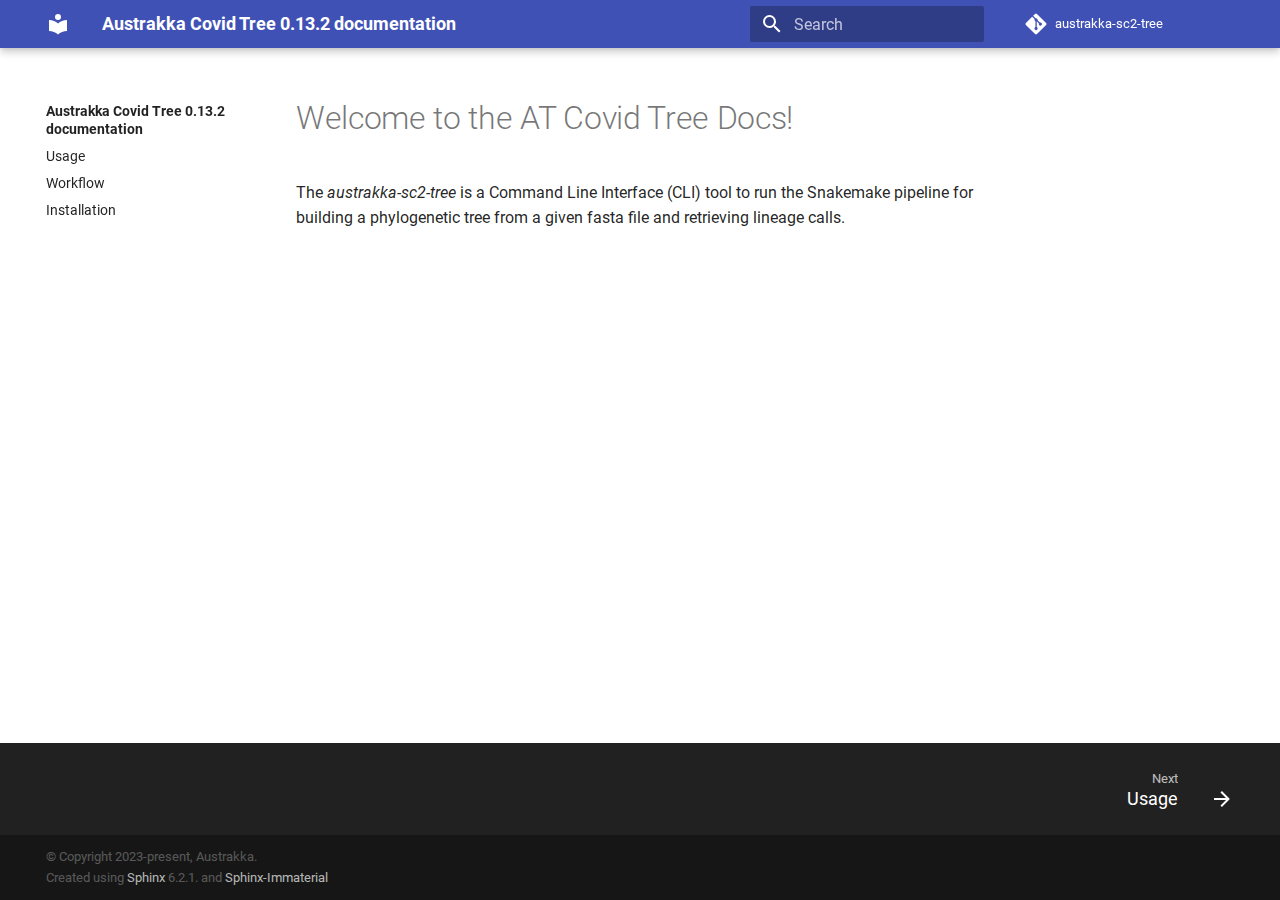
<file: index.html>
<!doctype html>
<html lang="en" class="no-js">
  <head>
    
      <meta charset="utf-8">
      <meta name="viewport" content="width=device-width,initial-scale=1">
      
      
      
      <link rel="icon" href="">
    
    
      
        <title>Austrakka Covid Tree 0.13.2 documentation</title>
      
    
    
      
      

    
    
    
      
        
        
        <style>:root{--md-text-font:"Roboto";--md-code-font:"Roboto Mono"}</style>
      
    
        <link rel="stylesheet" type="text/css" href="_static/sphinx_immaterial_theme.f3acc93d38188d70c.min.css" />
    <script>__md_scope=new URL(".",location),__md_hash=e=>[...e].reduce((e,_)=>(e<<5)-e+_.charCodeAt(0),0),__md_get=(e,_=localStorage,t=__md_scope)=>JSON.parse(_.getItem(t.pathname+"."+e)),__md_set=(e,_,t=localStorage,a=__md_scope)=>{try{t.setItem(a.pathname+"."+e,JSON.stringify(_))}catch(e){}}</script>
    
      

    
    
    
  </head>
  
  
    <body dir="ltr">
  
    
    
      <script>var palette=__md_get("__palette");if(palette&&"object"==typeof palette.color)for(var key of Object.keys(palette.color))document.body.setAttribute("data-md-color-"+key,palette.color[key])</script>
    
    <input class="md-toggle" data-md-toggle="drawer" type="checkbox" id="__drawer" autocomplete="off">
    <input class="md-toggle" data-md-toggle="search" type="checkbox" id="__search" autocomplete="off">
    <label class="md-overlay" for="__drawer"></label>
    <div data-md-component="skip">
      
    </div>
    <div data-md-component="announce">
      
    </div>
    
    
      

<header class="md-header" data-md-component="header">
  <nav class="md-header__inner md-grid" aria-label="Header">
    <a href="#" title="Austrakka Covid Tree 0.13.2 documentation" class="md-header__button md-logo" aria-label="Austrakka Covid Tree 0.13.2 documentation" data-md-component="logo">
      
  
  <svg xmlns="http://www.w3.org/2000/svg" viewBox="0 0 24 24"><path d="M12 8a3 3 0 0 0 3-3 3 3 0 0 0-3-3 3 3 0 0 0-3 3 3 3 0 0 0 3 3m0 3.54C9.64 9.35 6.5 8 3 8v11c3.5 0 6.64 1.35 9 3.54 2.36-2.19 5.5-3.54 9-3.54V8c-3.5 0-6.64 1.35-9 3.54Z"/></svg>
    </a>
    <label class="md-header__button md-icon" for="__drawer">
      <svg xmlns="http://www.w3.org/2000/svg" viewBox="0 0 24 24"><path d="M3 6h18v2H3V6m0 5h18v2H3v-2m0 5h18v2H3v-2Z"/></svg>
    </label>
    <div class="md-header__title" data-md-component="header-title">
      <div class="md-header__ellipsis">
        <div class="md-header__topic">
          <span class="md-ellipsis">
            Austrakka Covid Tree 0.13.2 documentation
          </span>
        </div>
        <div class="md-header__topic" data-md-component="header-topic">
          <span class="md-ellipsis">
            
              Welcome to the AT Covid Tree Docs!
            
          </span>
        </div>
      </div>
    </div>
    
      <form class="md-header__option" data-md-component="palette">
        
      </form>
    
    
    
      <label class="md-header__button md-icon" for="__search">
        <svg xmlns="http://www.w3.org/2000/svg" viewBox="0 0 24 24"><path d="M9.5 3A6.5 6.5 0 0 1 16 9.5c0 1.61-.59 3.09-1.56 4.23l.27.27h.79l5 5-1.5 1.5-5-5v-.79l-.27-.27A6.516 6.516 0 0 1 9.5 16 6.5 6.5 0 0 1 3 9.5 6.5 6.5 0 0 1 9.5 3m0 2C7 5 5 7 5 9.5S7 14 9.5 14 14 12 14 9.5 12 5 9.5 5Z"/></svg>
      </label>
      <div class="md-search" data-md-component="search" role="dialog">
  <label class="md-search__overlay" for="__search"></label>
  <div class="md-search__inner" role="search">
    <form class="md-search__form" name="search">
      <input type="text" class="md-search__input" name="query" aria-label="Search" placeholder="Search" autocapitalize="off" autocorrect="off" autocomplete="off" spellcheck="false" data-md-component="search-query" required>
      <label class="md-search__icon md-icon" for="__search">
        <svg xmlns="http://www.w3.org/2000/svg" viewBox="0 0 24 24"><path d="M9.5 3A6.5 6.5 0 0 1 16 9.5c0 1.61-.59 3.09-1.56 4.23l.27.27h.79l5 5-1.5 1.5-5-5v-.79l-.27-.27A6.516 6.516 0 0 1 9.5 16 6.5 6.5 0 0 1 3 9.5 6.5 6.5 0 0 1 9.5 3m0 2C7 5 5 7 5 9.5S7 14 9.5 14 14 12 14 9.5 12 5 9.5 5Z"/></svg>
        <svg xmlns="http://www.w3.org/2000/svg" viewBox="0 0 24 24"><path d="M20 11v2H8l5.5 5.5-1.42 1.42L4.16 12l7.92-7.92L13.5 5.5 8 11h12Z"/></svg>
      </label>
      <nav class="md-search__options" aria-label="Search">
        
        <button type="reset" class="md-search__icon md-icon" title="Clear" aria-label="Clear" tabindex="-1">
          <svg xmlns="http://www.w3.org/2000/svg" viewBox="0 0 24 24"><path d="M19 6.41 17.59 5 12 10.59 6.41 5 5 6.41 10.59 12 5 17.59 6.41 19 12 13.41 17.59 19 19 17.59 13.41 12 19 6.41Z"/></svg>
        </button>
      </nav>
      
    </form>
    <div class="md-search__output">
      <div class="md-search__scrollwrap" data-md-scrollfix>
        <div class="md-search-result" data-md-component="search-result">
          <div class="md-search-result__meta">
            Initializing search
          </div>
          <ol class="md-search-result__list"></ol>
        </div>
      </div>
    </div>
  </div>
</div>
    
    
      <div class="md-header__source">
        <a href="https://github.com/AusTrakka/austrakka-sc2-tree" title="Go to repository" class="md-source" data-md-component="source">
  <div class="md-source__icon md-icon">
    
    <svg xmlns="http://www.w3.org/2000/svg" viewBox="0 0 448 512"><!--! Font Awesome Free 6.2.0 by @fontawesome - https://fontawesome.com License - https://fontawesome.com/license/free (Icons: CC BY 4.0, Fonts: SIL OFL 1.1, Code: MIT License) Copyright 2022 Fonticons, Inc.--><path d="M439.55 236.05 244 40.45a28.87 28.87 0 0 0-40.81 0l-40.66 40.63 51.52 51.52c27.06-9.14 52.68 16.77 43.39 43.68l49.66 49.66c34.23-11.8 61.18 31 35.47 56.69-26.49 26.49-70.21-2.87-56-37.34L240.22 199v121.85c25.3 12.54 22.26 41.85 9.08 55a34.34 34.34 0 0 1-48.55 0c-17.57-17.6-11.07-46.91 11.25-56v-123c-20.8-8.51-24.6-30.74-18.64-45L142.57 101 8.45 235.14a28.86 28.86 0 0 0 0 40.81l195.61 195.6a28.86 28.86 0 0 0 40.8 0l194.69-194.69a28.86 28.86 0 0 0 0-40.81z"/></svg>
  </div>
  <div class="md-source__repository">
    austrakka-sc2-tree
  </div>
</a>
      </div>
    
  </nav>
  
</header>
    
    <div class="md-container" data-md-component="container">
      
      
      
      
        
          
        
      
      <main class="md-main" data-md-component="main">
        <div class="md-main__inner md-grid">
          
            
              
              <div class="md-sidebar md-sidebar--primary" data-md-component="sidebar" data-md-type="navigation" >
                <div class="md-sidebar__scrollwrap">
                  <div class="md-sidebar__inner">
                    


<nav class="md-nav md-nav--primary" aria-label="Navigation" data-md-level="0">
  <label class="md-nav__title" for="__drawer">
    <a href="#" title="Austrakka Covid Tree 0.13.2 documentation" class="md-nav__button md-logo" aria-label="Austrakka Covid Tree 0.13.2 documentation" data-md-component="logo">
      
  
  <svg xmlns="http://www.w3.org/2000/svg" viewBox="0 0 24 24"><path d="M12 8a3 3 0 0 0 3-3 3 3 0 0 0-3-3 3 3 0 0 0-3 3 3 3 0 0 0 3 3m0 3.54C9.64 9.35 6.5 8 3 8v11c3.5 0 6.64 1.35 9 3.54 2.36-2.19 5.5-3.54 9-3.54V8c-3.5 0-6.64 1.35-9 3.54Z"/></svg>
    </a>
    Austrakka Covid Tree 0.13.2 documentation
  </label>
  
    <div class="md-nav__source">
      <a href="https://github.com/AusTrakka/austrakka-sc2-tree" title="Go to repository" class="md-source" data-md-component="source">
  <div class="md-source__icon md-icon">
    
    <svg xmlns="http://www.w3.org/2000/svg" viewBox="0 0 448 512"><!--! Font Awesome Free 6.2.0 by @fontawesome - https://fontawesome.com License - https://fontawesome.com/license/free (Icons: CC BY 4.0, Fonts: SIL OFL 1.1, Code: MIT License) Copyright 2022 Fonticons, Inc.--><path d="M439.55 236.05 244 40.45a28.87 28.87 0 0 0-40.81 0l-40.66 40.63 51.52 51.52c27.06-9.14 52.68 16.77 43.39 43.68l49.66 49.66c34.23-11.8 61.18 31 35.47 56.69-26.49 26.49-70.21-2.87-56-37.34L240.22 199v121.85c25.3 12.54 22.26 41.85 9.08 55a34.34 34.34 0 0 1-48.55 0c-17.57-17.6-11.07-46.91 11.25-56v-123c-20.8-8.51-24.6-30.74-18.64-45L142.57 101 8.45 235.14a28.86 28.86 0 0 0 0 40.81l195.61 195.6a28.86 28.86 0 0 0 40.8 0l194.69-194.69a28.86 28.86 0 0 0 0-40.81z"/></svg>
  </div>
  <div class="md-source__repository">
    austrakka-sc2-tree
  </div>
</a>
    </div>
  
  <ul class="md-nav__list" data-md-scrollfix>
    
      
      
      

  
  
  
  
    <li class="md-nav__item">
      <a href="usage.html" class="md-nav__link">
        <span class="md-ellipsis">Usage</span>
      </a>
    </li>
  

    
      
      
      

  
  
  
  
    <li class="md-nav__item">
      <a href="workflow.html" class="md-nav__link">
        <span class="md-ellipsis">Workflow</span>
      </a>
    </li>
  

    
      
      
      

  
  
  
  
    <li class="md-nav__item">
      <a href="installation.html" class="md-nav__link">
        <span class="md-ellipsis">Installation</span>
      </a>
    </li>
  

    
  </ul>
</nav>
                  </div>
                </div>
              </div>
            
            
              
              <div class="md-sidebar md-sidebar--secondary" data-md-component="sidebar" data-md-type="toc" >
                <div class="md-sidebar__scrollwrap">
                  <div class="md-sidebar__inner">
                    

<nav class="md-nav md-nav--secondary">
  
  
  
</nav>
                  </div>
                </div>
              </div>
            
          
          
            <div class="md-content" data-md-component="content">
              <article class="md-content__inner md-typeset" role="main">
                  


<div class="toctree-wrapper compound">
</div>
<h1 id="welcome-to-the-at-covid-tree-docs">Welcome to the AT Covid Tree Docs!<a class="headerlink" href="#welcome-to-the-at-covid-tree-docs" title="Permalink to this heading">¶</a></h1>
<p>The <cite>austrakka-sc2-tree</cite> is a Command Line Interface (CLI) tool to run the Snakemake pipeline for building a phylogenetic tree from a given fasta file and retrieving lineage calls.</p>






                
              </article>
            </div>
          
          
        </div>
        
      </main>
      
        <footer class="md-footer">
  
    
    <nav class="md-footer__inner md-grid" aria-label="Footer" >
      
      
        
        <a href="usage.html" class="md-footer__link md-footer__link--next" aria-label="Next: Usage" rel="next">
          <div class="md-footer__title">
            <div class="md-ellipsis">
              <span class="md-footer__direction">
                Next
              </span>
              Usage
            </div>
          </div>
          <div class="md-footer__button md-icon">
            <svg xmlns="http://www.w3.org/2000/svg" viewBox="0 0 24 24"><path d="M4 11v2h12l-5.5 5.5 1.42 1.42L19.84 12l-7.92-7.92L10.5 5.5 16 11H4Z"/></svg>
          </div>
        </a>
      
    </nav>
  
  
  
  <div class="md-footer-meta md-typeset">
    
    <div class="md-footer-meta__inner md-grid">
      <div class="md-copyright">
  
    <div class="md-footer-copyright__highlight">
        &#169; Copyright 2023-present, Austrakka.
        
    </div>
  
    Created using
    <a href="https://www.sphinx-doc.org/" target="_blank" rel="noopener">Sphinx</a>
    6.2.1.
     and
    <a href="https://github.com/jbms/sphinx-immaterial/" target="_blank" rel="noopener">Sphinx-Immaterial</a>
  
</div>
      
    </div>
    
  </div>
</footer>
      
    </div>
    <div class="md-dialog" data-md-component="dialog">
      <div class="md-dialog__inner md-typeset"></div>
    </div>
    
    <script id="__config" type="application/json">{"base": ".", "features": ["content.code.annotate", "navigation.instant", "toc.follow"], "translations": {"clipboard.copied": "Copied to clipboard", "clipboard.copy": "Copy to clipboard", "search.config.lang": "en", "search.config.pipeline": "trimmer, stopWordFilter", "search.config.separator": "[\\s\\-]+", "search.placeholder": "Search", "search.result.more.one": "1 more on this page", "search.result.more.other": "# more on this page", "search.result.none": "No matching documents", "search.result.one": "1 matching document", "search.result.other": "# matching documents", "search.result.placeholder": "Type to start searching", "search.result.term.missing": "Missing", "select.version.title": "Select version"}}</script>
    
      
        <script src="_static/sphinx_immaterial_theme.f9d9eeeb247ace16c.min.js"></script>
    
  </body>
</html>
</file>
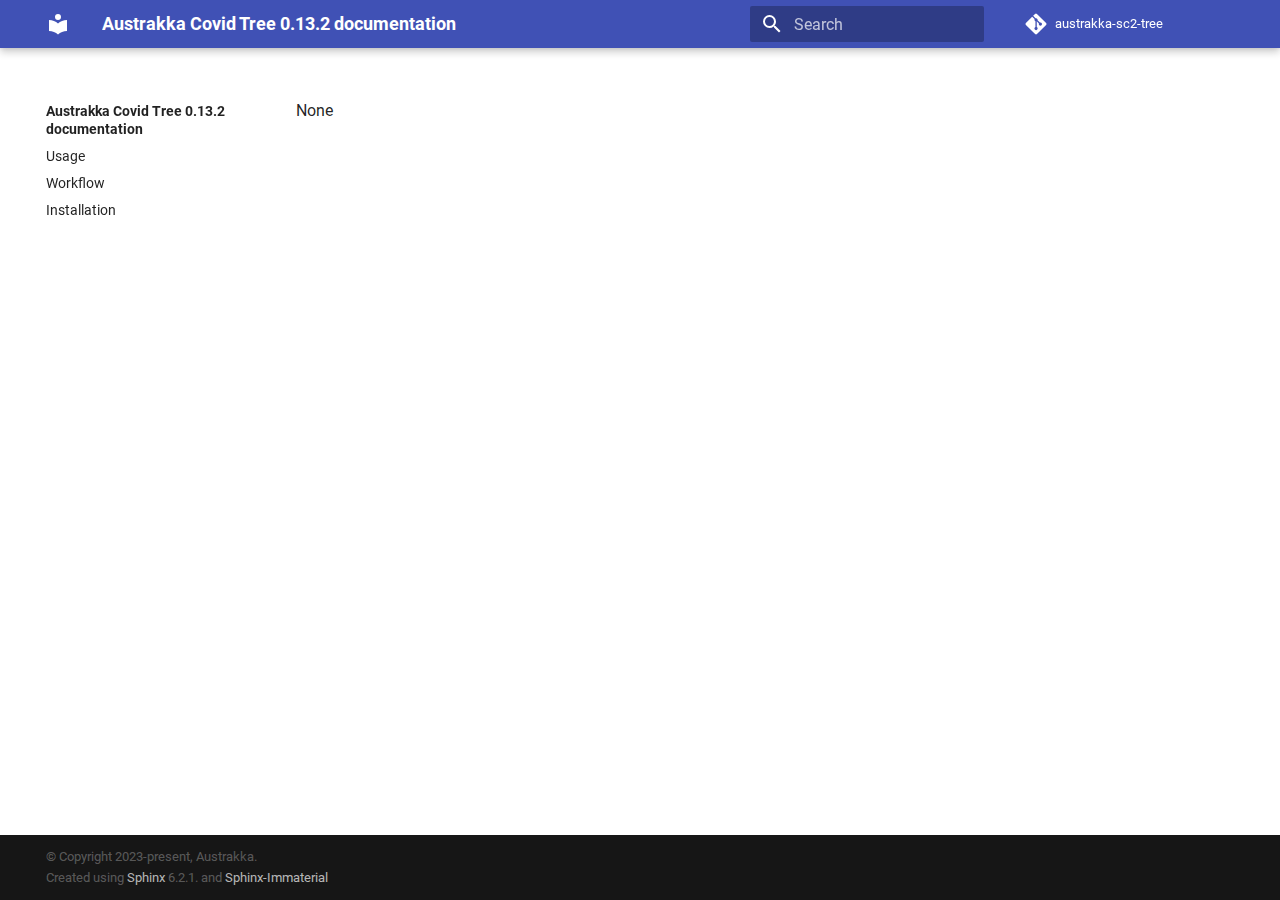
<file: genindex.html>
<!doctype html>
<html lang="en" class="no-js">
  <head>
    
      <meta charset="utf-8">
      <meta name="viewport" content="width=device-width,initial-scale=1">
      
      
      
      <link rel="icon" href="">
    
    
      
        <title>None - Austrakka Covid Tree 0.13.2 documentation</title>
      
    
    
      
      

    
    
    
      
        
        
        <style>:root{--md-text-font:"Roboto";--md-code-font:"Roboto Mono"}</style>
      
    
        <link rel="stylesheet" type="text/css" href="_static/sphinx_immaterial_theme.f3acc93d38188d70c.min.css" />
    <script>__md_scope=new URL(".",location),__md_hash=e=>[...e].reduce((e,_)=>(e<<5)-e+_.charCodeAt(0),0),__md_get=(e,_=localStorage,t=__md_scope)=>JSON.parse(_.getItem(t.pathname+"."+e)),__md_set=(e,_,t=localStorage,a=__md_scope)=>{try{t.setItem(a.pathname+"."+e,JSON.stringify(_))}catch(e){}}</script>
    
      

    
    
    
  </head>
  
  
    <body dir="ltr">
  
    
    
      <script>var palette=__md_get("__palette");if(palette&&"object"==typeof palette.color)for(var key of Object.keys(palette.color))document.body.setAttribute("data-md-color-"+key,palette.color[key])</script>
    
    <input class="md-toggle" data-md-toggle="drawer" type="checkbox" id="__drawer" autocomplete="off">
    <input class="md-toggle" data-md-toggle="search" type="checkbox" id="__search" autocomplete="off">
    <label class="md-overlay" for="__drawer"></label>
    <div data-md-component="skip">
      
    </div>
    <div data-md-component="announce">
      
    </div>
    
    
      

<header class="md-header" data-md-component="header">
  <nav class="md-header__inner md-grid" aria-label="Header">
    <a href="index.html" title="Austrakka Covid Tree 0.13.2 documentation" class="md-header__button md-logo" aria-label="Austrakka Covid Tree 0.13.2 documentation" data-md-component="logo">
      
  
  <svg xmlns="http://www.w3.org/2000/svg" viewBox="0 0 24 24"><path d="M12 8a3 3 0 0 0 3-3 3 3 0 0 0-3-3 3 3 0 0 0-3 3 3 3 0 0 0 3 3m0 3.54C9.64 9.35 6.5 8 3 8v11c3.5 0 6.64 1.35 9 3.54 2.36-2.19 5.5-3.54 9-3.54V8c-3.5 0-6.64 1.35-9 3.54Z"/></svg>
    </a>
    <label class="md-header__button md-icon" for="__drawer">
      <svg xmlns="http://www.w3.org/2000/svg" viewBox="0 0 24 24"><path d="M3 6h18v2H3V6m0 5h18v2H3v-2m0 5h18v2H3v-2Z"/></svg>
    </label>
    <div class="md-header__title" data-md-component="header-title">
      <div class="md-header__ellipsis">
        <div class="md-header__topic">
          <span class="md-ellipsis">
            Austrakka Covid Tree 0.13.2 documentation
          </span>
        </div>
        <div class="md-header__topic" data-md-component="header-topic">
          <span class="md-ellipsis">
            
              None
            
          </span>
        </div>
      </div>
    </div>
    
      <form class="md-header__option" data-md-component="palette">
        
      </form>
    
    
    
      <label class="md-header__button md-icon" for="__search">
        <svg xmlns="http://www.w3.org/2000/svg" viewBox="0 0 24 24"><path d="M9.5 3A6.5 6.5 0 0 1 16 9.5c0 1.61-.59 3.09-1.56 4.23l.27.27h.79l5 5-1.5 1.5-5-5v-.79l-.27-.27A6.516 6.516 0 0 1 9.5 16 6.5 6.5 0 0 1 3 9.5 6.5 6.5 0 0 1 9.5 3m0 2C7 5 5 7 5 9.5S7 14 9.5 14 14 12 14 9.5 12 5 9.5 5Z"/></svg>
      </label>
      <div class="md-search" data-md-component="search" role="dialog">
  <label class="md-search__overlay" for="__search"></label>
  <div class="md-search__inner" role="search">
    <form class="md-search__form" name="search">
      <input type="text" class="md-search__input" name="query" aria-label="Search" placeholder="Search" autocapitalize="off" autocorrect="off" autocomplete="off" spellcheck="false" data-md-component="search-query" required>
      <label class="md-search__icon md-icon" for="__search">
        <svg xmlns="http://www.w3.org/2000/svg" viewBox="0 0 24 24"><path d="M9.5 3A6.5 6.5 0 0 1 16 9.5c0 1.61-.59 3.09-1.56 4.23l.27.27h.79l5 5-1.5 1.5-5-5v-.79l-.27-.27A6.516 6.516 0 0 1 9.5 16 6.5 6.5 0 0 1 3 9.5 6.5 6.5 0 0 1 9.5 3m0 2C7 5 5 7 5 9.5S7 14 9.5 14 14 12 14 9.5 12 5 9.5 5Z"/></svg>
        <svg xmlns="http://www.w3.org/2000/svg" viewBox="0 0 24 24"><path d="M20 11v2H8l5.5 5.5-1.42 1.42L4.16 12l7.92-7.92L13.5 5.5 8 11h12Z"/></svg>
      </label>
      <nav class="md-search__options" aria-label="Search">
        
        <button type="reset" class="md-search__icon md-icon" title="Clear" aria-label="Clear" tabindex="-1">
          <svg xmlns="http://www.w3.org/2000/svg" viewBox="0 0 24 24"><path d="M19 6.41 17.59 5 12 10.59 6.41 5 5 6.41 10.59 12 5 17.59 6.41 19 12 13.41 17.59 19 19 17.59 13.41 12 19 6.41Z"/></svg>
        </button>
      </nav>
      
    </form>
    <div class="md-search__output">
      <div class="md-search__scrollwrap" data-md-scrollfix>
        <div class="md-search-result" data-md-component="search-result">
          <div class="md-search-result__meta">
            Initializing search
          </div>
          <ol class="md-search-result__list"></ol>
        </div>
      </div>
    </div>
  </div>
</div>
    
    
      <div class="md-header__source">
        <a href="https://github.com/AusTrakka/austrakka-sc2-tree" title="Go to repository" class="md-source" data-md-component="source">
  <div class="md-source__icon md-icon">
    
    <svg xmlns="http://www.w3.org/2000/svg" viewBox="0 0 448 512"><!--! Font Awesome Free 6.2.0 by @fontawesome - https://fontawesome.com License - https://fontawesome.com/license/free (Icons: CC BY 4.0, Fonts: SIL OFL 1.1, Code: MIT License) Copyright 2022 Fonticons, Inc.--><path d="M439.55 236.05 244 40.45a28.87 28.87 0 0 0-40.81 0l-40.66 40.63 51.52 51.52c27.06-9.14 52.68 16.77 43.39 43.68l49.66 49.66c34.23-11.8 61.18 31 35.47 56.69-26.49 26.49-70.21-2.87-56-37.34L240.22 199v121.85c25.3 12.54 22.26 41.85 9.08 55a34.34 34.34 0 0 1-48.55 0c-17.57-17.6-11.07-46.91 11.25-56v-123c-20.8-8.51-24.6-30.74-18.64-45L142.57 101 8.45 235.14a28.86 28.86 0 0 0 0 40.81l195.61 195.6a28.86 28.86 0 0 0 40.8 0l194.69-194.69a28.86 28.86 0 0 0 0-40.81z"/></svg>
  </div>
  <div class="md-source__repository">
    austrakka-sc2-tree
  </div>
</a>
      </div>
    
  </nav>
  
</header>
    
    <div class="md-container" data-md-component="container">
      
      
      
      
        
          
        
      
      <main class="md-main" data-md-component="main">
        <div class="md-main__inner md-grid">
          
            
              
              <div class="md-sidebar md-sidebar--primary" data-md-component="sidebar" data-md-type="navigation" >
                <div class="md-sidebar__scrollwrap">
                  <div class="md-sidebar__inner">
                    


<nav class="md-nav md-nav--primary" aria-label="Navigation" data-md-level="0">
  <label class="md-nav__title" for="__drawer">
    <a href="index.html" title="Austrakka Covid Tree 0.13.2 documentation" class="md-nav__button md-logo" aria-label="Austrakka Covid Tree 0.13.2 documentation" data-md-component="logo">
      
  
  <svg xmlns="http://www.w3.org/2000/svg" viewBox="0 0 24 24"><path d="M12 8a3 3 0 0 0 3-3 3 3 0 0 0-3-3 3 3 0 0 0-3 3 3 3 0 0 0 3 3m0 3.54C9.64 9.35 6.5 8 3 8v11c3.5 0 6.64 1.35 9 3.54 2.36-2.19 5.5-3.54 9-3.54V8c-3.5 0-6.64 1.35-9 3.54Z"/></svg>
    </a>
    Austrakka Covid Tree 0.13.2 documentation
  </label>
  
    <div class="md-nav__source">
      <a href="https://github.com/AusTrakka/austrakka-sc2-tree" title="Go to repository" class="md-source" data-md-component="source">
  <div class="md-source__icon md-icon">
    
    <svg xmlns="http://www.w3.org/2000/svg" viewBox="0 0 448 512"><!--! Font Awesome Free 6.2.0 by @fontawesome - https://fontawesome.com License - https://fontawesome.com/license/free (Icons: CC BY 4.0, Fonts: SIL OFL 1.1, Code: MIT License) Copyright 2022 Fonticons, Inc.--><path d="M439.55 236.05 244 40.45a28.87 28.87 0 0 0-40.81 0l-40.66 40.63 51.52 51.52c27.06-9.14 52.68 16.77 43.39 43.68l49.66 49.66c34.23-11.8 61.18 31 35.47 56.69-26.49 26.49-70.21-2.87-56-37.34L240.22 199v121.85c25.3 12.54 22.26 41.85 9.08 55a34.34 34.34 0 0 1-48.55 0c-17.57-17.6-11.07-46.91 11.25-56v-123c-20.8-8.51-24.6-30.74-18.64-45L142.57 101 8.45 235.14a28.86 28.86 0 0 0 0 40.81l195.61 195.6a28.86 28.86 0 0 0 40.8 0l194.69-194.69a28.86 28.86 0 0 0 0-40.81z"/></svg>
  </div>
  <div class="md-source__repository">
    austrakka-sc2-tree
  </div>
</a>
    </div>
  
  <ul class="md-nav__list" data-md-scrollfix>
    
      
      
      

  
  
  
  
    <li class="md-nav__item">
      <a href="usage.html" class="md-nav__link">
        <span class="md-ellipsis">Usage</span>
      </a>
    </li>
  

    
      
      
      

  
  
  
  
    <li class="md-nav__item">
      <a href="workflow.html" class="md-nav__link">
        <span class="md-ellipsis">Workflow</span>
      </a>
    </li>
  

    
      
      
      

  
  
  
  
    <li class="md-nav__item">
      <a href="installation.html" class="md-nav__link">
        <span class="md-ellipsis">Installation</span>
      </a>
    </li>
  

    
  </ul>
</nav>
                  </div>
                </div>
              </div>
            
            
              
              <div class="md-sidebar md-sidebar--secondary" data-md-component="sidebar" data-md-type="toc" >
                <div class="md-sidebar__scrollwrap">
                  <div class="md-sidebar__inner">
                    

<nav class="md-nav md-nav--secondary">
  
  
  
</nav>
                  </div>
                </div>
              </div>
            
          
          
            <div class="md-content" data-md-component="content">
              <article class="md-content__inner md-typeset" role="main">
                  


None





                
              </article>
            </div>
          
          
        </div>
        
      </main>
      
        <footer class="md-footer">
  
  
  
  <div class="md-footer-meta md-typeset">
    
    <div class="md-footer-meta__inner md-grid">
      <div class="md-copyright">
  
    <div class="md-footer-copyright__highlight">
        &#169; Copyright 2023-present, Austrakka.
        
    </div>
  
    Created using
    <a href="https://www.sphinx-doc.org/" target="_blank" rel="noopener">Sphinx</a>
    6.2.1.
     and
    <a href="https://github.com/jbms/sphinx-immaterial/" target="_blank" rel="noopener">Sphinx-Immaterial</a>
  
</div>
      
    </div>
    
  </div>
</footer>
      
    </div>
    <div class="md-dialog" data-md-component="dialog">
      <div class="md-dialog__inner md-typeset"></div>
    </div>
    
    <script id="__config" type="application/json">{"base": ".", "features": ["content.code.annotate", "navigation.instant", "toc.follow"], "translations": {"clipboard.copied": "Copied to clipboard", "clipboard.copy": "Copy to clipboard", "search.config.lang": "en", "search.config.pipeline": "trimmer, stopWordFilter", "search.config.separator": "[\\s\\-]+", "search.placeholder": "Search", "search.result.more.one": "1 more on this page", "search.result.more.other": "# more on this page", "search.result.none": "No matching documents", "search.result.one": "1 matching document", "search.result.other": "# matching documents", "search.result.placeholder": "Type to start searching", "search.result.term.missing": "Missing", "select.version.title": "Select version"}}</script>
    
      
        <script src="_static/sphinx_immaterial_theme.f9d9eeeb247ace16c.min.js"></script>
    
  </body>
</html>
</file>
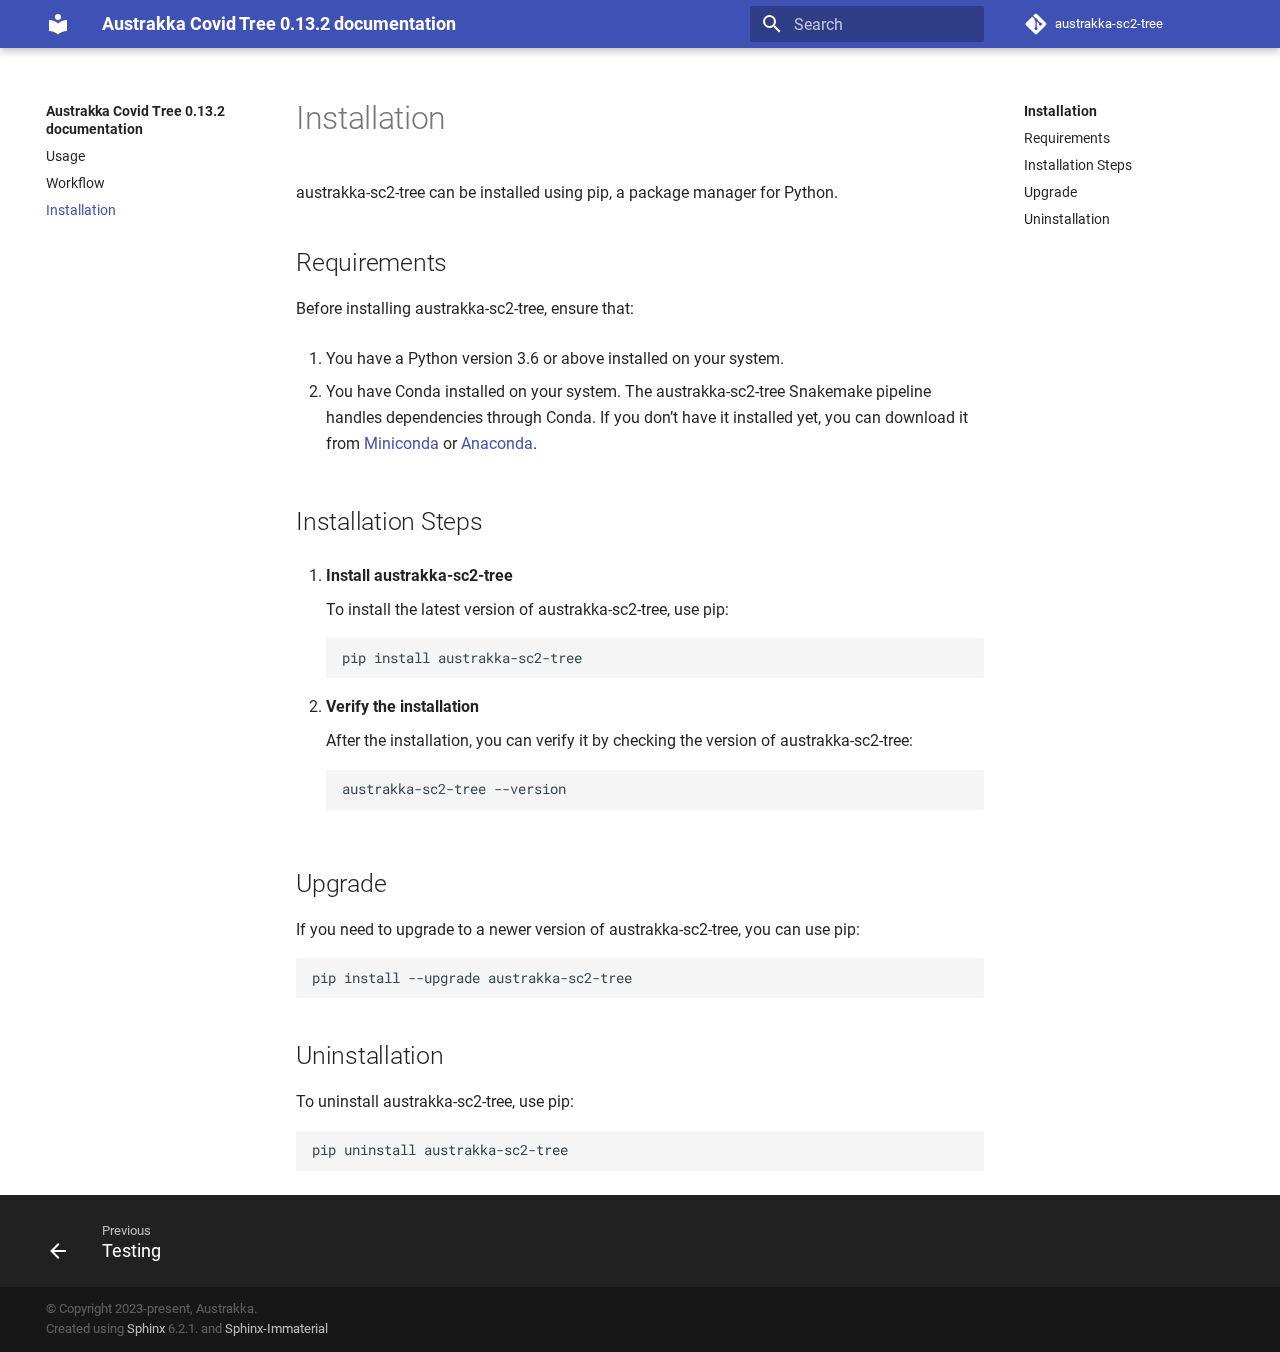
<file: installation.html>
<!doctype html>
<html lang="en" class="no-js">
  <head>
    
      <meta charset="utf-8">
      <meta name="viewport" content="width=device-width,initial-scale=1">
      
      
      
      <link rel="icon" href="">
    
    
      
        <title>Installation - Austrakka Covid Tree 0.13.2 documentation</title>
      
    
    
      
      

    
    
    
      
        
        
        <style>:root{--md-text-font:"Roboto";--md-code-font:"Roboto Mono"}</style>
      
    
        <link rel="stylesheet" type="text/css" href="_static/sphinx_immaterial_theme.f3acc93d38188d70c.min.css" />
    <script>__md_scope=new URL(".",location),__md_hash=e=>[...e].reduce((e,_)=>(e<<5)-e+_.charCodeAt(0),0),__md_get=(e,_=localStorage,t=__md_scope)=>JSON.parse(_.getItem(t.pathname+"."+e)),__md_set=(e,_,t=localStorage,a=__md_scope)=>{try{t.setItem(a.pathname+"."+e,JSON.stringify(_))}catch(e){}}</script>
    
      

    
    
    
  </head>
  
  
    <body dir="ltr">
  
    
    
      <script>var palette=__md_get("__palette");if(palette&&"object"==typeof palette.color)for(var key of Object.keys(palette.color))document.body.setAttribute("data-md-color-"+key,palette.color[key])</script>
    
    <input class="md-toggle" data-md-toggle="drawer" type="checkbox" id="__drawer" autocomplete="off">
    <input class="md-toggle" data-md-toggle="search" type="checkbox" id="__search" autocomplete="off">
    <label class="md-overlay" for="__drawer"></label>
    <div data-md-component="skip">
      
        
        <a href="#requirements" class="md-skip">
          Skip to content
        </a>
      
    </div>
    <div data-md-component="announce">
      
    </div>
    
    
      

<header class="md-header" data-md-component="header">
  <nav class="md-header__inner md-grid" aria-label="Header">
    <a href="index.html" title="Austrakka Covid Tree 0.13.2 documentation" class="md-header__button md-logo" aria-label="Austrakka Covid Tree 0.13.2 documentation" data-md-component="logo">
      
  
  <svg xmlns="http://www.w3.org/2000/svg" viewBox="0 0 24 24"><path d="M12 8a3 3 0 0 0 3-3 3 3 0 0 0-3-3 3 3 0 0 0-3 3 3 3 0 0 0 3 3m0 3.54C9.64 9.35 6.5 8 3 8v11c3.5 0 6.64 1.35 9 3.54 2.36-2.19 5.5-3.54 9-3.54V8c-3.5 0-6.64 1.35-9 3.54Z"/></svg>
    </a>
    <label class="md-header__button md-icon" for="__drawer">
      <svg xmlns="http://www.w3.org/2000/svg" viewBox="0 0 24 24"><path d="M3 6h18v2H3V6m0 5h18v2H3v-2m0 5h18v2H3v-2Z"/></svg>
    </label>
    <div class="md-header__title" data-md-component="header-title">
      <div class="md-header__ellipsis">
        <div class="md-header__topic">
          <span class="md-ellipsis">
            Austrakka Covid Tree 0.13.2 documentation
          </span>
        </div>
        <div class="md-header__topic" data-md-component="header-topic">
          <span class="md-ellipsis">
            
              Installation
            
          </span>
        </div>
      </div>
    </div>
    
      <form class="md-header__option" data-md-component="palette">
        
      </form>
    
    
    
      <label class="md-header__button md-icon" for="__search">
        <svg xmlns="http://www.w3.org/2000/svg" viewBox="0 0 24 24"><path d="M9.5 3A6.5 6.5 0 0 1 16 9.5c0 1.61-.59 3.09-1.56 4.23l.27.27h.79l5 5-1.5 1.5-5-5v-.79l-.27-.27A6.516 6.516 0 0 1 9.5 16 6.5 6.5 0 0 1 3 9.5 6.5 6.5 0 0 1 9.5 3m0 2C7 5 5 7 5 9.5S7 14 9.5 14 14 12 14 9.5 12 5 9.5 5Z"/></svg>
      </label>
      <div class="md-search" data-md-component="search" role="dialog">
  <label class="md-search__overlay" for="__search"></label>
  <div class="md-search__inner" role="search">
    <form class="md-search__form" name="search">
      <input type="text" class="md-search__input" name="query" aria-label="Search" placeholder="Search" autocapitalize="off" autocorrect="off" autocomplete="off" spellcheck="false" data-md-component="search-query" required>
      <label class="md-search__icon md-icon" for="__search">
        <svg xmlns="http://www.w3.org/2000/svg" viewBox="0 0 24 24"><path d="M9.5 3A6.5 6.5 0 0 1 16 9.5c0 1.61-.59 3.09-1.56 4.23l.27.27h.79l5 5-1.5 1.5-5-5v-.79l-.27-.27A6.516 6.516 0 0 1 9.5 16 6.5 6.5 0 0 1 3 9.5 6.5 6.5 0 0 1 9.5 3m0 2C7 5 5 7 5 9.5S7 14 9.5 14 14 12 14 9.5 12 5 9.5 5Z"/></svg>
        <svg xmlns="http://www.w3.org/2000/svg" viewBox="0 0 24 24"><path d="M20 11v2H8l5.5 5.5-1.42 1.42L4.16 12l7.92-7.92L13.5 5.5 8 11h12Z"/></svg>
      </label>
      <nav class="md-search__options" aria-label="Search">
        
        <button type="reset" class="md-search__icon md-icon" title="Clear" aria-label="Clear" tabindex="-1">
          <svg xmlns="http://www.w3.org/2000/svg" viewBox="0 0 24 24"><path d="M19 6.41 17.59 5 12 10.59 6.41 5 5 6.41 10.59 12 5 17.59 6.41 19 12 13.41 17.59 19 19 17.59 13.41 12 19 6.41Z"/></svg>
        </button>
      </nav>
      
    </form>
    <div class="md-search__output">
      <div class="md-search__scrollwrap" data-md-scrollfix>
        <div class="md-search-result" data-md-component="search-result">
          <div class="md-search-result__meta">
            Initializing search
          </div>
          <ol class="md-search-result__list"></ol>
        </div>
      </div>
    </div>
  </div>
</div>
    
    
      <div class="md-header__source">
        <a href="https://github.com/AusTrakka/austrakka-sc2-tree" title="Go to repository" class="md-source" data-md-component="source">
  <div class="md-source__icon md-icon">
    
    <svg xmlns="http://www.w3.org/2000/svg" viewBox="0 0 448 512"><!--! Font Awesome Free 6.2.0 by @fontawesome - https://fontawesome.com License - https://fontawesome.com/license/free (Icons: CC BY 4.0, Fonts: SIL OFL 1.1, Code: MIT License) Copyright 2022 Fonticons, Inc.--><path d="M439.55 236.05 244 40.45a28.87 28.87 0 0 0-40.81 0l-40.66 40.63 51.52 51.52c27.06-9.14 52.68 16.77 43.39 43.68l49.66 49.66c34.23-11.8 61.18 31 35.47 56.69-26.49 26.49-70.21-2.87-56-37.34L240.22 199v121.85c25.3 12.54 22.26 41.85 9.08 55a34.34 34.34 0 0 1-48.55 0c-17.57-17.6-11.07-46.91 11.25-56v-123c-20.8-8.51-24.6-30.74-18.64-45L142.57 101 8.45 235.14a28.86 28.86 0 0 0 0 40.81l195.61 195.6a28.86 28.86 0 0 0 40.8 0l194.69-194.69a28.86 28.86 0 0 0 0-40.81z"/></svg>
  </div>
  <div class="md-source__repository">
    austrakka-sc2-tree
  </div>
</a>
      </div>
    
  </nav>
  
</header>
    
    <div class="md-container" data-md-component="container">
      
      
      
      
        
          
        
      
      <main class="md-main" data-md-component="main">
        <div class="md-main__inner md-grid">
          
            
              
              <div class="md-sidebar md-sidebar--primary" data-md-component="sidebar" data-md-type="navigation" >
                <div class="md-sidebar__scrollwrap">
                  <div class="md-sidebar__inner">
                    


<nav class="md-nav md-nav--primary" aria-label="Navigation" data-md-level="0">
  <label class="md-nav__title" for="__drawer">
    <a href="index.html" title="Austrakka Covid Tree 0.13.2 documentation" class="md-nav__button md-logo" aria-label="Austrakka Covid Tree 0.13.2 documentation" data-md-component="logo">
      
  
  <svg xmlns="http://www.w3.org/2000/svg" viewBox="0 0 24 24"><path d="M12 8a3 3 0 0 0 3-3 3 3 0 0 0-3-3 3 3 0 0 0-3 3 3 3 0 0 0 3 3m0 3.54C9.64 9.35 6.5 8 3 8v11c3.5 0 6.64 1.35 9 3.54 2.36-2.19 5.5-3.54 9-3.54V8c-3.5 0-6.64 1.35-9 3.54Z"/></svg>
    </a>
    Austrakka Covid Tree 0.13.2 documentation
  </label>
  
    <div class="md-nav__source">
      <a href="https://github.com/AusTrakka/austrakka-sc2-tree" title="Go to repository" class="md-source" data-md-component="source">
  <div class="md-source__icon md-icon">
    
    <svg xmlns="http://www.w3.org/2000/svg" viewBox="0 0 448 512"><!--! Font Awesome Free 6.2.0 by @fontawesome - https://fontawesome.com License - https://fontawesome.com/license/free (Icons: CC BY 4.0, Fonts: SIL OFL 1.1, Code: MIT License) Copyright 2022 Fonticons, Inc.--><path d="M439.55 236.05 244 40.45a28.87 28.87 0 0 0-40.81 0l-40.66 40.63 51.52 51.52c27.06-9.14 52.68 16.77 43.39 43.68l49.66 49.66c34.23-11.8 61.18 31 35.47 56.69-26.49 26.49-70.21-2.87-56-37.34L240.22 199v121.85c25.3 12.54 22.26 41.85 9.08 55a34.34 34.34 0 0 1-48.55 0c-17.57-17.6-11.07-46.91 11.25-56v-123c-20.8-8.51-24.6-30.74-18.64-45L142.57 101 8.45 235.14a28.86 28.86 0 0 0 0 40.81l195.61 195.6a28.86 28.86 0 0 0 40.8 0l194.69-194.69a28.86 28.86 0 0 0 0-40.81z"/></svg>
  </div>
  <div class="md-source__repository">
    austrakka-sc2-tree
  </div>
</a>
    </div>
  
  <ul class="md-nav__list" data-md-scrollfix>
    
      
      
      

  
  
  
  
    <li class="md-nav__item">
      <a href="usage.html" class="md-nav__link">
        <span class="md-ellipsis">Usage</span>
      </a>
    </li>
  

    
      
      
      

  
  
  
  
    <li class="md-nav__item">
      <a href="workflow.html" class="md-nav__link">
        <span class="md-ellipsis">Workflow</span>
      </a>
    </li>
  

    
      
      
      

  
  
    
  
    
  
  
    <li class="md-nav__item md-nav__item--active">
      
      
      <input class="md-nav__toggle md-toggle" data-md-toggle="toc" type="checkbox" id="__toc">
      
        <label class="md-nav__link md-nav__link--active" for="__toc">
          <span class="md-ellipsis">Installation</span>
          <span class="md-nav__icon md-icon"></span>
        </label>
      
      <a href="#" class="md-nav__link md-nav__link--active">
        <span class="md-ellipsis">Installation</span>
      </a>
      
        

  

<nav class="md-nav md-nav--secondary">
  
  
    
  
  
    <label class="md-nav__title" for="__toc">
      <span class="md-nav__icon md-icon"></span>
      <span class="md-ellipsis">Installation</span>
    </label>
    <ul class="md-nav__list" data-md-component="toc" data-md-scrollfix>
      
        <li class="md-nav__item">
  <a href="#requirements" class="md-nav__link">
    <span class="md-ellipsis">Requirements</span>
  </a>
  
</li>
      
        <li class="md-nav__item">
  <a href="#installation-steps" class="md-nav__link">
    <span class="md-ellipsis">Installation Steps</span>
  </a>
  
</li>
      
        <li class="md-nav__item">
  <a href="#upgrade" class="md-nav__link">
    <span class="md-ellipsis">Upgrade</span>
  </a>
  
</li>
      
        <li class="md-nav__item">
  <a href="#uninstallation" class="md-nav__link">
    <span class="md-ellipsis">Uninstallation</span>
  </a>
  
</li>
      
    </ul>
  
</nav>
      
    </li>
  

    
  </ul>
</nav>
                  </div>
                </div>
              </div>
            
            
              
              <div class="md-sidebar md-sidebar--secondary" data-md-component="sidebar" data-md-type="toc" >
                <div class="md-sidebar__scrollwrap">
                  <div class="md-sidebar__inner">
                    

  

<nav class="md-nav md-nav--secondary">
  
  
  
    <label class="md-nav__title" for="__toc">
      <span class="md-nav__icon md-icon"></span>
      <span class="md-ellipsis">Installation</span>
    </label>
    <ul class="md-nav__list" data-md-component="toc" data-md-scrollfix>
      
        <li class="md-nav__item">
  <a href="#requirements" class="md-nav__link">
    <span class="md-ellipsis">Requirements</span>
  </a>
  
</li>
      
        <li class="md-nav__item">
  <a href="#installation-steps" class="md-nav__link">
    <span class="md-ellipsis">Installation Steps</span>
  </a>
  
</li>
      
        <li class="md-nav__item">
  <a href="#upgrade" class="md-nav__link">
    <span class="md-ellipsis">Upgrade</span>
  </a>
  
</li>
      
        <li class="md-nav__item">
  <a href="#uninstallation" class="md-nav__link">
    <span class="md-ellipsis">Uninstallation</span>
  </a>
  
</li>
      
    </ul>
  
</nav>
                  </div>
                </div>
              </div>
            
          
          
            <div class="md-content" data-md-component="content">
              <article class="md-content__inner md-typeset" role="main">
                  


<h1 id="installation"><span id="id1"></span>Installation<a class="headerlink" href="#installation" title="Permalink to this heading">¶</a></h1>
<p>austrakka-sc2-tree can be installed using pip, a package manager for Python.</p>
<h2 id="requirements">Requirements<a class="headerlink" href="#requirements" title="Permalink to this heading">¶</a></h2>
<p>Before installing austrakka-sc2-tree, ensure that:</p>
<ol class="arabic simple">
<li><p>You have a Python version 3.6 or above installed on your system.</p></li>
<li><p>You have Conda installed on your system. The austrakka-sc2-tree Snakemake pipeline handles dependencies through Conda. If you don’t have it installed yet, you can download it from <a class="reference external" href="https://docs.conda.io/en/latest/miniconda.html">Miniconda</a> or <a class="reference external" href="https://www.anaconda.com/products/distribution">Anaconda</a>.</p></li>
</ol>
<h2 id="installation-steps">Installation Steps<a class="headerlink" href="#installation-steps" title="Permalink to this heading">¶</a></h2>
<ol class="arabic">
<li><p><strong>Install austrakka-sc2-tree</strong></p>
<p>To install the latest version of austrakka-sc2-tree, use pip:</p>
<div class="highlight-bash notranslate"><div class="highlight"><pre><span></span><code>pip<span class="w"> </span>install<span class="w"> </span>austrakka-sc2-tree
</code></pre></div>
</div>
</li>
<li><p><strong>Verify the installation</strong></p>
<p>After the installation, you can verify it by checking the version of austrakka-sc2-tree:</p>
<div class="highlight-bash notranslate"><div class="highlight"><pre><span></span><code>austrakka-sc2-tree<span class="w"> </span>--version
</code></pre></div>
</div>
</li>
</ol>
<h2 id="upgrade">Upgrade<a class="headerlink" href="#upgrade" title="Permalink to this heading">¶</a></h2>
<p>If you need to upgrade to a newer version of austrakka-sc2-tree, you can use pip:</p>
<div class="highlight-bash notranslate"><div class="highlight"><pre><span></span><code>pip<span class="w"> </span>install<span class="w"> </span>--upgrade<span class="w"> </span>austrakka-sc2-tree
</code></pre></div>
</div>
<h2 id="uninstallation">Uninstallation<a class="headerlink" href="#uninstallation" title="Permalink to this heading">¶</a></h2>
<p>To uninstall austrakka-sc2-tree, use pip:</p>
<div class="highlight-bash notranslate"><div class="highlight"><pre><span></span><code>pip<span class="w"> </span>uninstall<span class="w"> </span>austrakka-sc2-tree
</code></pre></div>
</div>






                
              </article>
            </div>
          
          
        </div>
        
      </main>
      
        <footer class="md-footer">
  
    
    <nav class="md-footer__inner md-grid" aria-label="Footer" >
      
        
        <a href="modules/phytest.html" class="md-footer__link md-footer__link--prev" aria-label="Previous: Testing" rel="prev">
          <div class="md-footer__button md-icon">
            <svg xmlns="http://www.w3.org/2000/svg" viewBox="0 0 24 24"><path d="M20 11v2H8l5.5 5.5-1.42 1.42L4.16 12l7.92-7.92L13.5 5.5 8 11h12Z"/></svg>
          </div>
          <div class="md-footer__title">
            <div class="md-ellipsis">
              <span class="md-footer__direction">
                Previous
              </span>
              Testing
            </div>
          </div>
        </a>
      
      
    </nav>
  
  
  
  <div class="md-footer-meta md-typeset">
    
    <div class="md-footer-meta__inner md-grid">
      <div class="md-copyright">
  
    <div class="md-footer-copyright__highlight">
        &#169; Copyright 2023-present, Austrakka.
        
    </div>
  
    Created using
    <a href="https://www.sphinx-doc.org/" target="_blank" rel="noopener">Sphinx</a>
    6.2.1.
     and
    <a href="https://github.com/jbms/sphinx-immaterial/" target="_blank" rel="noopener">Sphinx-Immaterial</a>
  
</div>
      
    </div>
    
  </div>
</footer>
      
    </div>
    <div class="md-dialog" data-md-component="dialog">
      <div class="md-dialog__inner md-typeset"></div>
    </div>
    
    <script id="__config" type="application/json">{"base": ".", "features": ["content.code.annotate", "navigation.instant", "toc.follow"], "translations": {"clipboard.copied": "Copied to clipboard", "clipboard.copy": "Copy to clipboard", "search.config.lang": "en", "search.config.pipeline": "trimmer, stopWordFilter", "search.config.separator": "[\\s\\-]+", "search.placeholder": "Search", "search.result.more.one": "1 more on this page", "search.result.more.other": "# more on this page", "search.result.none": "No matching documents", "search.result.one": "1 matching document", "search.result.other": "# matching documents", "search.result.placeholder": "Type to start searching", "search.result.term.missing": "Missing", "select.version.title": "Select version"}}</script>
    
      
        <script src="_static/sphinx_immaterial_theme.f9d9eeeb247ace16c.min.js"></script>
    
  </body>
</html>
</file>
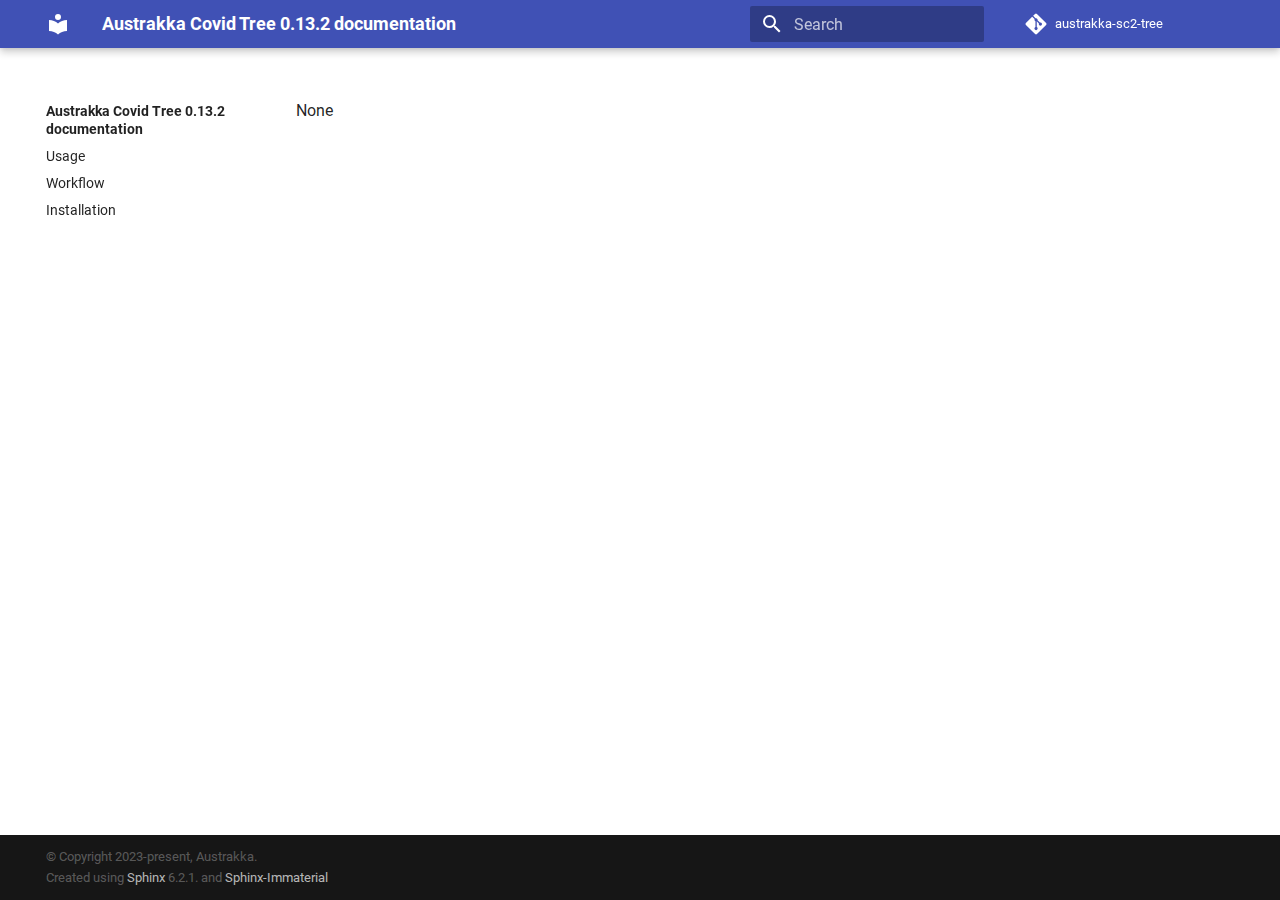
<file: smk-rule.html>
<!doctype html>
<html lang="en" class="no-js">
  <head>
    
      <meta charset="utf-8">
      <meta name="viewport" content="width=device-width,initial-scale=1">
      
      
      
      <link rel="icon" href="">
    
    
      
        <title>None - Austrakka Covid Tree 0.13.2 documentation</title>
      
    
    
      
      

    
    
    
      
        
        
        <style>:root{--md-text-font:"Roboto";--md-code-font:"Roboto Mono"}</style>
      
    
        <link rel="stylesheet" type="text/css" href="_static/sphinx_immaterial_theme.f3acc93d38188d70c.min.css" />
    <script>__md_scope=new URL(".",location),__md_hash=e=>[...e].reduce((e,_)=>(e<<5)-e+_.charCodeAt(0),0),__md_get=(e,_=localStorage,t=__md_scope)=>JSON.parse(_.getItem(t.pathname+"."+e)),__md_set=(e,_,t=localStorage,a=__md_scope)=>{try{t.setItem(a.pathname+"."+e,JSON.stringify(_))}catch(e){}}</script>
    
      

    
    
    


    <script>
      DOCUMENTATION_OPTIONS.COLLAPSE_INDEX = true;
    </script>


  </head>
  
  
    <body dir="ltr">
  
    
    
      <script>var palette=__md_get("__palette");if(palette&&"object"==typeof palette.color)for(var key of Object.keys(palette.color))document.body.setAttribute("data-md-color-"+key,palette.color[key])</script>
    
    <input class="md-toggle" data-md-toggle="drawer" type="checkbox" id="__drawer" autocomplete="off">
    <input class="md-toggle" data-md-toggle="search" type="checkbox" id="__search" autocomplete="off">
    <label class="md-overlay" for="__drawer"></label>
    <div data-md-component="skip">
      
    </div>
    <div data-md-component="announce">
      
    </div>
    
    
      

<header class="md-header" data-md-component="header">
  <nav class="md-header__inner md-grid" aria-label="Header">
    <a href="index.html" title="Austrakka Covid Tree 0.13.2 documentation" class="md-header__button md-logo" aria-label="Austrakka Covid Tree 0.13.2 documentation" data-md-component="logo">
      
  
  <svg xmlns="http://www.w3.org/2000/svg" viewBox="0 0 24 24"><path d="M12 8a3 3 0 0 0 3-3 3 3 0 0 0-3-3 3 3 0 0 0-3 3 3 3 0 0 0 3 3m0 3.54C9.64 9.35 6.5 8 3 8v11c3.5 0 6.64 1.35 9 3.54 2.36-2.19 5.5-3.54 9-3.54V8c-3.5 0-6.64 1.35-9 3.54Z"/></svg>
    </a>
    <label class="md-header__button md-icon" for="__drawer">
      <svg xmlns="http://www.w3.org/2000/svg" viewBox="0 0 24 24"><path d="M3 6h18v2H3V6m0 5h18v2H3v-2m0 5h18v2H3v-2Z"/></svg>
    </label>
    <div class="md-header__title" data-md-component="header-title">
      <div class="md-header__ellipsis">
        <div class="md-header__topic">
          <span class="md-ellipsis">
            Austrakka Covid Tree 0.13.2 documentation
          </span>
        </div>
        <div class="md-header__topic" data-md-component="header-topic">
          <span class="md-ellipsis">
            
              None
            
          </span>
        </div>
      </div>
    </div>
    
      <form class="md-header__option" data-md-component="palette">
        
      </form>
    
    
    
      <label class="md-header__button md-icon" for="__search">
        <svg xmlns="http://www.w3.org/2000/svg" viewBox="0 0 24 24"><path d="M9.5 3A6.5 6.5 0 0 1 16 9.5c0 1.61-.59 3.09-1.56 4.23l.27.27h.79l5 5-1.5 1.5-5-5v-.79l-.27-.27A6.516 6.516 0 0 1 9.5 16 6.5 6.5 0 0 1 3 9.5 6.5 6.5 0 0 1 9.5 3m0 2C7 5 5 7 5 9.5S7 14 9.5 14 14 12 14 9.5 12 5 9.5 5Z"/></svg>
      </label>
      <div class="md-search" data-md-component="search" role="dialog">
  <label class="md-search__overlay" for="__search"></label>
  <div class="md-search__inner" role="search">
    <form class="md-search__form" name="search">
      <input type="text" class="md-search__input" name="query" aria-label="Search" placeholder="Search" autocapitalize="off" autocorrect="off" autocomplete="off" spellcheck="false" data-md-component="search-query" required>
      <label class="md-search__icon md-icon" for="__search">
        <svg xmlns="http://www.w3.org/2000/svg" viewBox="0 0 24 24"><path d="M9.5 3A6.5 6.5 0 0 1 16 9.5c0 1.61-.59 3.09-1.56 4.23l.27.27h.79l5 5-1.5 1.5-5-5v-.79l-.27-.27A6.516 6.516 0 0 1 9.5 16 6.5 6.5 0 0 1 3 9.5 6.5 6.5 0 0 1 9.5 3m0 2C7 5 5 7 5 9.5S7 14 9.5 14 14 12 14 9.5 12 5 9.5 5Z"/></svg>
        <svg xmlns="http://www.w3.org/2000/svg" viewBox="0 0 24 24"><path d="M20 11v2H8l5.5 5.5-1.42 1.42L4.16 12l7.92-7.92L13.5 5.5 8 11h12Z"/></svg>
      </label>
      <nav class="md-search__options" aria-label="Search">
        
        <button type="reset" class="md-search__icon md-icon" title="Clear" aria-label="Clear" tabindex="-1">
          <svg xmlns="http://www.w3.org/2000/svg" viewBox="0 0 24 24"><path d="M19 6.41 17.59 5 12 10.59 6.41 5 5 6.41 10.59 12 5 17.59 6.41 19 12 13.41 17.59 19 19 17.59 13.41 12 19 6.41Z"/></svg>
        </button>
      </nav>
      
    </form>
    <div class="md-search__output">
      <div class="md-search__scrollwrap" data-md-scrollfix>
        <div class="md-search-result" data-md-component="search-result">
          <div class="md-search-result__meta">
            Initializing search
          </div>
          <ol class="md-search-result__list"></ol>
        </div>
      </div>
    </div>
  </div>
</div>
    
    
      <div class="md-header__source">
        <a href="https://github.com/AusTrakka/austrakka-sc2-tree" title="Go to repository" class="md-source" data-md-component="source">
  <div class="md-source__icon md-icon">
    
    <svg xmlns="http://www.w3.org/2000/svg" viewBox="0 0 448 512"><!--! Font Awesome Free 6.2.0 by @fontawesome - https://fontawesome.com License - https://fontawesome.com/license/free (Icons: CC BY 4.0, Fonts: SIL OFL 1.1, Code: MIT License) Copyright 2022 Fonticons, Inc.--><path d="M439.55 236.05 244 40.45a28.87 28.87 0 0 0-40.81 0l-40.66 40.63 51.52 51.52c27.06-9.14 52.68 16.77 43.39 43.68l49.66 49.66c34.23-11.8 61.18 31 35.47 56.69-26.49 26.49-70.21-2.87-56-37.34L240.22 199v121.85c25.3 12.54 22.26 41.85 9.08 55a34.34 34.34 0 0 1-48.55 0c-17.57-17.6-11.07-46.91 11.25-56v-123c-20.8-8.51-24.6-30.74-18.64-45L142.57 101 8.45 235.14a28.86 28.86 0 0 0 0 40.81l195.61 195.6a28.86 28.86 0 0 0 40.8 0l194.69-194.69a28.86 28.86 0 0 0 0-40.81z"/></svg>
  </div>
  <div class="md-source__repository">
    austrakka-sc2-tree
  </div>
</a>
      </div>
    
  </nav>
  
</header>
    
    <div class="md-container" data-md-component="container">
      
      
      
      
        
          
        
      
      <main class="md-main" data-md-component="main">
        <div class="md-main__inner md-grid">
          
            
              
              <div class="md-sidebar md-sidebar--primary" data-md-component="sidebar" data-md-type="navigation" >
                <div class="md-sidebar__scrollwrap">
                  <div class="md-sidebar__inner">
                    


<nav class="md-nav md-nav--primary" aria-label="Navigation" data-md-level="0">
  <label class="md-nav__title" for="__drawer">
    <a href="index.html" title="Austrakka Covid Tree 0.13.2 documentation" class="md-nav__button md-logo" aria-label="Austrakka Covid Tree 0.13.2 documentation" data-md-component="logo">
      
  
  <svg xmlns="http://www.w3.org/2000/svg" viewBox="0 0 24 24"><path d="M12 8a3 3 0 0 0 3-3 3 3 0 0 0-3-3 3 3 0 0 0-3 3 3 3 0 0 0 3 3m0 3.54C9.64 9.35 6.5 8 3 8v11c3.5 0 6.64 1.35 9 3.54 2.36-2.19 5.5-3.54 9-3.54V8c-3.5 0-6.64 1.35-9 3.54Z"/></svg>
    </a>
    Austrakka Covid Tree 0.13.2 documentation
  </label>
  
    <div class="md-nav__source">
      <a href="https://github.com/AusTrakka/austrakka-sc2-tree" title="Go to repository" class="md-source" data-md-component="source">
  <div class="md-source__icon md-icon">
    
    <svg xmlns="http://www.w3.org/2000/svg" viewBox="0 0 448 512"><!--! Font Awesome Free 6.2.0 by @fontawesome - https://fontawesome.com License - https://fontawesome.com/license/free (Icons: CC BY 4.0, Fonts: SIL OFL 1.1, Code: MIT License) Copyright 2022 Fonticons, Inc.--><path d="M439.55 236.05 244 40.45a28.87 28.87 0 0 0-40.81 0l-40.66 40.63 51.52 51.52c27.06-9.14 52.68 16.77 43.39 43.68l49.66 49.66c34.23-11.8 61.18 31 35.47 56.69-26.49 26.49-70.21-2.87-56-37.34L240.22 199v121.85c25.3 12.54 22.26 41.85 9.08 55a34.34 34.34 0 0 1-48.55 0c-17.57-17.6-11.07-46.91 11.25-56v-123c-20.8-8.51-24.6-30.74-18.64-45L142.57 101 8.45 235.14a28.86 28.86 0 0 0 0 40.81l195.61 195.6a28.86 28.86 0 0 0 40.8 0l194.69-194.69a28.86 28.86 0 0 0 0-40.81z"/></svg>
  </div>
  <div class="md-source__repository">
    austrakka-sc2-tree
  </div>
</a>
    </div>
  
  <ul class="md-nav__list" data-md-scrollfix>
    
      
      
      

  
  
  
  
    <li class="md-nav__item">
      <a href="usage.html" class="md-nav__link">
        <span class="md-ellipsis">Usage</span>
      </a>
    </li>
  

    
      
      
      

  
  
  
  
    <li class="md-nav__item">
      <a href="workflow.html" class="md-nav__link">
        <span class="md-ellipsis">Workflow</span>
      </a>
    </li>
  

    
      
      
      

  
  
  
  
    <li class="md-nav__item">
      <a href="installation.html" class="md-nav__link">
        <span class="md-ellipsis">Installation</span>
      </a>
    </li>
  

    
  </ul>
</nav>
                  </div>
                </div>
              </div>
            
            
              
              <div class="md-sidebar md-sidebar--secondary" data-md-component="sidebar" data-md-type="toc" >
                <div class="md-sidebar__scrollwrap">
                  <div class="md-sidebar__inner">
                    

<nav class="md-nav md-nav--secondary">
  
  
  
</nav>
                  </div>
                </div>
              </div>
            
          
          
            <div class="md-content" data-md-component="content">
              <article class="md-content__inner md-typeset" role="main">
                  


None





                
              </article>
            </div>
          
          
        </div>
        
      </main>
      
        <footer class="md-footer">
  
  
  
  <div class="md-footer-meta md-typeset">
    
    <div class="md-footer-meta__inner md-grid">
      <div class="md-copyright">
  
    <div class="md-footer-copyright__highlight">
        &#169; Copyright 2023-present, Austrakka.
        
    </div>
  
    Created using
    <a href="https://www.sphinx-doc.org/" target="_blank" rel="noopener">Sphinx</a>
    6.2.1.
     and
    <a href="https://github.com/jbms/sphinx-immaterial/" target="_blank" rel="noopener">Sphinx-Immaterial</a>
  
</div>
      
    </div>
    
  </div>
</footer>
      
    </div>
    <div class="md-dialog" data-md-component="dialog">
      <div class="md-dialog__inner md-typeset"></div>
    </div>
    
    <script id="__config" type="application/json">{"base": ".", "features": ["content.code.annotate", "navigation.instant", "toc.follow"], "translations": {"clipboard.copied": "Copied to clipboard", "clipboard.copy": "Copy to clipboard", "search.config.lang": "en", "search.config.pipeline": "trimmer, stopWordFilter", "search.config.separator": "[\\s\\-]+", "search.placeholder": "Search", "search.result.more.one": "1 more on this page", "search.result.more.other": "# more on this page", "search.result.none": "No matching documents", "search.result.one": "1 matching document", "search.result.other": "# matching documents", "search.result.placeholder": "Type to start searching", "search.result.term.missing": "Missing", "select.version.title": "Select version"}}</script>
    
      
        <script src="_static/sphinx_immaterial_theme.f9d9eeeb247ace16c.min.js"></script>
    
  </body>
</html>
</file>
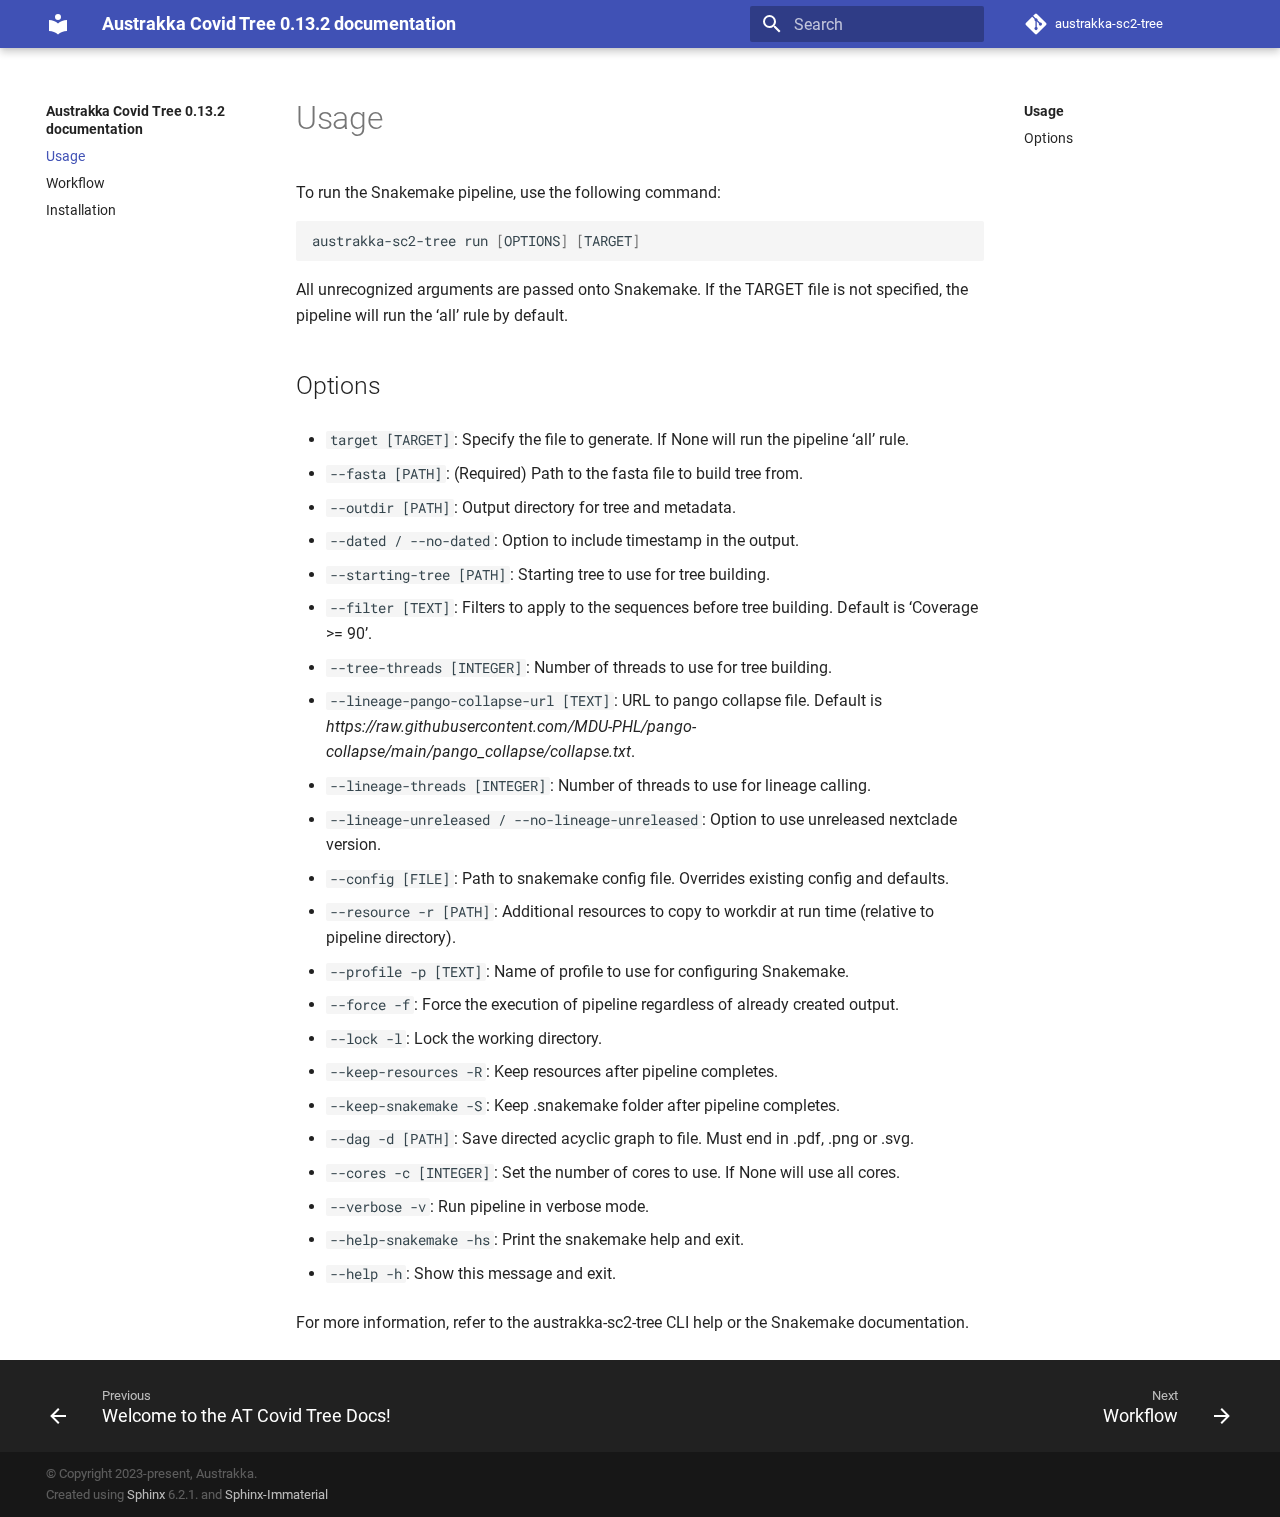
<file: usage.html>
<!doctype html>
<html lang="en" class="no-js">
  <head>
    
      <meta charset="utf-8">
      <meta name="viewport" content="width=device-width,initial-scale=1">
      
      
      
      <link rel="icon" href="">
    
    
      
        <title>Usage - Austrakka Covid Tree 0.13.2 documentation</title>
      
    
    
      
      

    
    
    
      
        
        
        <style>:root{--md-text-font:"Roboto";--md-code-font:"Roboto Mono"}</style>
      
    
        <link rel="stylesheet" type="text/css" href="_static/sphinx_immaterial_theme.f3acc93d38188d70c.min.css" />
    <script>__md_scope=new URL(".",location),__md_hash=e=>[...e].reduce((e,_)=>(e<<5)-e+_.charCodeAt(0),0),__md_get=(e,_=localStorage,t=__md_scope)=>JSON.parse(_.getItem(t.pathname+"."+e)),__md_set=(e,_,t=localStorage,a=__md_scope)=>{try{t.setItem(a.pathname+"."+e,JSON.stringify(_))}catch(e){}}</script>
    
      

    
    
    
  </head>
  
  
    <body dir="ltr">
  
    
    
      <script>var palette=__md_get("__palette");if(palette&&"object"==typeof palette.color)for(var key of Object.keys(palette.color))document.body.setAttribute("data-md-color-"+key,palette.color[key])</script>
    
    <input class="md-toggle" data-md-toggle="drawer" type="checkbox" id="__drawer" autocomplete="off">
    <input class="md-toggle" data-md-toggle="search" type="checkbox" id="__search" autocomplete="off">
    <label class="md-overlay" for="__drawer"></label>
    <div data-md-component="skip">
      
        
        <a href="#options" class="md-skip">
          Skip to content
        </a>
      
    </div>
    <div data-md-component="announce">
      
    </div>
    
    
      

<header class="md-header" data-md-component="header">
  <nav class="md-header__inner md-grid" aria-label="Header">
    <a href="index.html" title="Austrakka Covid Tree 0.13.2 documentation" class="md-header__button md-logo" aria-label="Austrakka Covid Tree 0.13.2 documentation" data-md-component="logo">
      
  
  <svg xmlns="http://www.w3.org/2000/svg" viewBox="0 0 24 24"><path d="M12 8a3 3 0 0 0 3-3 3 3 0 0 0-3-3 3 3 0 0 0-3 3 3 3 0 0 0 3 3m0 3.54C9.64 9.35 6.5 8 3 8v11c3.5 0 6.64 1.35 9 3.54 2.36-2.19 5.5-3.54 9-3.54V8c-3.5 0-6.64 1.35-9 3.54Z"/></svg>
    </a>
    <label class="md-header__button md-icon" for="__drawer">
      <svg xmlns="http://www.w3.org/2000/svg" viewBox="0 0 24 24"><path d="M3 6h18v2H3V6m0 5h18v2H3v-2m0 5h18v2H3v-2Z"/></svg>
    </label>
    <div class="md-header__title" data-md-component="header-title">
      <div class="md-header__ellipsis">
        <div class="md-header__topic">
          <span class="md-ellipsis">
            Austrakka Covid Tree 0.13.2 documentation
          </span>
        </div>
        <div class="md-header__topic" data-md-component="header-topic">
          <span class="md-ellipsis">
            
              Usage
            
          </span>
        </div>
      </div>
    </div>
    
      <form class="md-header__option" data-md-component="palette">
        
      </form>
    
    
    
      <label class="md-header__button md-icon" for="__search">
        <svg xmlns="http://www.w3.org/2000/svg" viewBox="0 0 24 24"><path d="M9.5 3A6.5 6.5 0 0 1 16 9.5c0 1.61-.59 3.09-1.56 4.23l.27.27h.79l5 5-1.5 1.5-5-5v-.79l-.27-.27A6.516 6.516 0 0 1 9.5 16 6.5 6.5 0 0 1 3 9.5 6.5 6.5 0 0 1 9.5 3m0 2C7 5 5 7 5 9.5S7 14 9.5 14 14 12 14 9.5 12 5 9.5 5Z"/></svg>
      </label>
      <div class="md-search" data-md-component="search" role="dialog">
  <label class="md-search__overlay" for="__search"></label>
  <div class="md-search__inner" role="search">
    <form class="md-search__form" name="search">
      <input type="text" class="md-search__input" name="query" aria-label="Search" placeholder="Search" autocapitalize="off" autocorrect="off" autocomplete="off" spellcheck="false" data-md-component="search-query" required>
      <label class="md-search__icon md-icon" for="__search">
        <svg xmlns="http://www.w3.org/2000/svg" viewBox="0 0 24 24"><path d="M9.5 3A6.5 6.5 0 0 1 16 9.5c0 1.61-.59 3.09-1.56 4.23l.27.27h.79l5 5-1.5 1.5-5-5v-.79l-.27-.27A6.516 6.516 0 0 1 9.5 16 6.5 6.5 0 0 1 3 9.5 6.5 6.5 0 0 1 9.5 3m0 2C7 5 5 7 5 9.5S7 14 9.5 14 14 12 14 9.5 12 5 9.5 5Z"/></svg>
        <svg xmlns="http://www.w3.org/2000/svg" viewBox="0 0 24 24"><path d="M20 11v2H8l5.5 5.5-1.42 1.42L4.16 12l7.92-7.92L13.5 5.5 8 11h12Z"/></svg>
      </label>
      <nav class="md-search__options" aria-label="Search">
        
        <button type="reset" class="md-search__icon md-icon" title="Clear" aria-label="Clear" tabindex="-1">
          <svg xmlns="http://www.w3.org/2000/svg" viewBox="0 0 24 24"><path d="M19 6.41 17.59 5 12 10.59 6.41 5 5 6.41 10.59 12 5 17.59 6.41 19 12 13.41 17.59 19 19 17.59 13.41 12 19 6.41Z"/></svg>
        </button>
      </nav>
      
    </form>
    <div class="md-search__output">
      <div class="md-search__scrollwrap" data-md-scrollfix>
        <div class="md-search-result" data-md-component="search-result">
          <div class="md-search-result__meta">
            Initializing search
          </div>
          <ol class="md-search-result__list"></ol>
        </div>
      </div>
    </div>
  </div>
</div>
    
    
      <div class="md-header__source">
        <a href="https://github.com/AusTrakka/austrakka-sc2-tree" title="Go to repository" class="md-source" data-md-component="source">
  <div class="md-source__icon md-icon">
    
    <svg xmlns="http://www.w3.org/2000/svg" viewBox="0 0 448 512"><!--! Font Awesome Free 6.2.0 by @fontawesome - https://fontawesome.com License - https://fontawesome.com/license/free (Icons: CC BY 4.0, Fonts: SIL OFL 1.1, Code: MIT License) Copyright 2022 Fonticons, Inc.--><path d="M439.55 236.05 244 40.45a28.87 28.87 0 0 0-40.81 0l-40.66 40.63 51.52 51.52c27.06-9.14 52.68 16.77 43.39 43.68l49.66 49.66c34.23-11.8 61.18 31 35.47 56.69-26.49 26.49-70.21-2.87-56-37.34L240.22 199v121.85c25.3 12.54 22.26 41.85 9.08 55a34.34 34.34 0 0 1-48.55 0c-17.57-17.6-11.07-46.91 11.25-56v-123c-20.8-8.51-24.6-30.74-18.64-45L142.57 101 8.45 235.14a28.86 28.86 0 0 0 0 40.81l195.61 195.6a28.86 28.86 0 0 0 40.8 0l194.69-194.69a28.86 28.86 0 0 0 0-40.81z"/></svg>
  </div>
  <div class="md-source__repository">
    austrakka-sc2-tree
  </div>
</a>
      </div>
    
  </nav>
  
</header>
    
    <div class="md-container" data-md-component="container">
      
      
      
      
        
          
        
      
      <main class="md-main" data-md-component="main">
        <div class="md-main__inner md-grid">
          
            
              
              <div class="md-sidebar md-sidebar--primary" data-md-component="sidebar" data-md-type="navigation" >
                <div class="md-sidebar__scrollwrap">
                  <div class="md-sidebar__inner">
                    


<nav class="md-nav md-nav--primary" aria-label="Navigation" data-md-level="0">
  <label class="md-nav__title" for="__drawer">
    <a href="index.html" title="Austrakka Covid Tree 0.13.2 documentation" class="md-nav__button md-logo" aria-label="Austrakka Covid Tree 0.13.2 documentation" data-md-component="logo">
      
  
  <svg xmlns="http://www.w3.org/2000/svg" viewBox="0 0 24 24"><path d="M12 8a3 3 0 0 0 3-3 3 3 0 0 0-3-3 3 3 0 0 0-3 3 3 3 0 0 0 3 3m0 3.54C9.64 9.35 6.5 8 3 8v11c3.5 0 6.64 1.35 9 3.54 2.36-2.19 5.5-3.54 9-3.54V8c-3.5 0-6.64 1.35-9 3.54Z"/></svg>
    </a>
    Austrakka Covid Tree 0.13.2 documentation
  </label>
  
    <div class="md-nav__source">
      <a href="https://github.com/AusTrakka/austrakka-sc2-tree" title="Go to repository" class="md-source" data-md-component="source">
  <div class="md-source__icon md-icon">
    
    <svg xmlns="http://www.w3.org/2000/svg" viewBox="0 0 448 512"><!--! Font Awesome Free 6.2.0 by @fontawesome - https://fontawesome.com License - https://fontawesome.com/license/free (Icons: CC BY 4.0, Fonts: SIL OFL 1.1, Code: MIT License) Copyright 2022 Fonticons, Inc.--><path d="M439.55 236.05 244 40.45a28.87 28.87 0 0 0-40.81 0l-40.66 40.63 51.52 51.52c27.06-9.14 52.68 16.77 43.39 43.68l49.66 49.66c34.23-11.8 61.18 31 35.47 56.69-26.49 26.49-70.21-2.87-56-37.34L240.22 199v121.85c25.3 12.54 22.26 41.85 9.08 55a34.34 34.34 0 0 1-48.55 0c-17.57-17.6-11.07-46.91 11.25-56v-123c-20.8-8.51-24.6-30.74-18.64-45L142.57 101 8.45 235.14a28.86 28.86 0 0 0 0 40.81l195.61 195.6a28.86 28.86 0 0 0 40.8 0l194.69-194.69a28.86 28.86 0 0 0 0-40.81z"/></svg>
  </div>
  <div class="md-source__repository">
    austrakka-sc2-tree
  </div>
</a>
    </div>
  
  <ul class="md-nav__list" data-md-scrollfix>
    
      
      
      

  
  
    
  
    
  
  
    <li class="md-nav__item md-nav__item--active">
      
      
      <input class="md-nav__toggle md-toggle" data-md-toggle="toc" type="checkbox" id="__toc">
      
        <label class="md-nav__link md-nav__link--active" for="__toc">
          <span class="md-ellipsis">Usage</span>
          <span class="md-nav__icon md-icon"></span>
        </label>
      
      <a href="#" class="md-nav__link md-nav__link--active">
        <span class="md-ellipsis">Usage</span>
      </a>
      
        

  

<nav class="md-nav md-nav--secondary">
  
  
    
  
  
    <label class="md-nav__title" for="__toc">
      <span class="md-nav__icon md-icon"></span>
      <span class="md-ellipsis">Usage</span>
    </label>
    <ul class="md-nav__list" data-md-component="toc" data-md-scrollfix>
      
        <li class="md-nav__item">
  <a href="#options" class="md-nav__link">
    <span class="md-ellipsis">Options</span>
  </a>
  
</li>
      
    </ul>
  
</nav>
      
    </li>
  

    
      
      
      

  
  
  
  
    <li class="md-nav__item">
      <a href="workflow.html" class="md-nav__link">
        <span class="md-ellipsis">Workflow</span>
      </a>
    </li>
  

    
      
      
      

  
  
  
  
    <li class="md-nav__item">
      <a href="installation.html" class="md-nav__link">
        <span class="md-ellipsis">Installation</span>
      </a>
    </li>
  

    
  </ul>
</nav>
                  </div>
                </div>
              </div>
            
            
              
              <div class="md-sidebar md-sidebar--secondary" data-md-component="sidebar" data-md-type="toc" >
                <div class="md-sidebar__scrollwrap">
                  <div class="md-sidebar__inner">
                    

  

<nav class="md-nav md-nav--secondary">
  
  
  
    <label class="md-nav__title" for="__toc">
      <span class="md-nav__icon md-icon"></span>
      <span class="md-ellipsis">Usage</span>
    </label>
    <ul class="md-nav__list" data-md-component="toc" data-md-scrollfix>
      
        <li class="md-nav__item">
  <a href="#options" class="md-nav__link">
    <span class="md-ellipsis">Options</span>
  </a>
  
</li>
      
    </ul>
  
</nav>
                  </div>
                </div>
              </div>
            
          
          
            <div class="md-content" data-md-component="content">
              <article class="md-content__inner md-typeset" role="main">
                  


<h1 id="usage"><span id="id1"></span>Usage<a class="headerlink" href="#usage" title="Permalink to this heading">¶</a></h1>
<p>To run the Snakemake pipeline, use the following command:</p>
<div class="highlight-bash notranslate"><div class="highlight"><pre><span></span><code>austrakka-sc2-tree<span class="w"> </span>run<span class="w"> </span><span class="o">[</span>OPTIONS<span class="o">]</span><span class="w"> </span><span class="o">[</span>TARGET<span class="o">]</span>
</code></pre></div>
</div>
<p>All unrecognized arguments are passed onto Snakemake. If the TARGET file is not specified, the pipeline will run the ‘all’ rule by default.</p>
<h2 id="options">Options<a class="headerlink" href="#options" title="Permalink to this heading">¶</a></h2>
<ul class="simple">
<li><p><code class="docutils literal notranslate"><span class="pre">target</span> <span class="pre">[TARGET]</span></code>: Specify the file to generate. If None will run the pipeline ‘all’ rule.</p></li>
<li><p><code class="docutils literal notranslate"><span class="pre">--fasta</span> <span class="pre">[PATH]</span></code>: (Required) Path to the fasta file to build tree from.</p></li>
<li><p><code class="docutils literal notranslate"><span class="pre">--outdir</span> <span class="pre">[PATH]</span></code>: Output directory for tree and metadata.</p></li>
<li><p><code class="docutils literal notranslate"><span class="pre">--dated</span> <span class="pre">/</span> <span class="pre">--no-dated</span></code>: Option to include timestamp in the output.</p></li>
<li><p><code class="docutils literal notranslate"><span class="pre">--starting-tree</span> <span class="pre">[PATH]</span></code>: Starting tree to use for tree building.</p></li>
<li><p><code class="docutils literal notranslate"><span class="pre">--filter</span> <span class="pre">[TEXT]</span></code>: Filters to apply to the sequences before tree building. Default is ‘Coverage &gt;= 90’.</p></li>
<li><p><code class="docutils literal notranslate"><span class="pre">--tree-threads</span> <span class="pre">[INTEGER]</span></code>: Number of threads to use for tree building.</p></li>
<li><p><code class="docutils literal notranslate"><span class="pre">--lineage-pango-collapse-url</span> <span class="pre">[TEXT]</span></code>: URL to pango collapse file. Default is <cite>https://raw.githubusercontent.com/MDU-PHL/pango-collapse/main/pango_collapse/collapse.txt</cite>.</p></li>
<li><p><code class="docutils literal notranslate"><span class="pre">--lineage-threads</span> <span class="pre">[INTEGER]</span></code>: Number of threads to use for lineage calling.</p></li>
<li><p><code class="docutils literal notranslate"><span class="pre">--lineage-unreleased</span> <span class="pre">/</span> <span class="pre">--no-lineage-unreleased</span></code>: Option to use unreleased nextclade version.</p></li>
<li><p><code class="docutils literal notranslate"><span class="pre">--config</span> <span class="pre">[FILE]</span></code>: Path to snakemake config file. Overrides existing config and defaults.</p></li>
<li><p><code class="docutils literal notranslate"><span class="pre">--resource</span> <span class="pre">-r</span> <span class="pre">[PATH]</span></code>: Additional resources to copy to workdir at run time (relative to pipeline directory).</p></li>
<li><p><code class="docutils literal notranslate"><span class="pre">--profile</span> <span class="pre">-p</span> <span class="pre">[TEXT]</span></code>: Name of profile to use for configuring Snakemake.</p></li>
<li><p><code class="docutils literal notranslate"><span class="pre">--force</span> <span class="pre">-f</span></code>: Force the execution of pipeline regardless of already created output.</p></li>
<li><p><code class="docutils literal notranslate"><span class="pre">--lock</span> <span class="pre">-l</span></code>: Lock the working directory.</p></li>
<li><p><code class="docutils literal notranslate"><span class="pre">--keep-resources</span> <span class="pre">-R</span></code>: Keep resources after pipeline completes.</p></li>
<li><p><code class="docutils literal notranslate"><span class="pre">--keep-snakemake</span> <span class="pre">-S</span></code>: Keep .snakemake folder after pipeline completes.</p></li>
<li><p><code class="docutils literal notranslate"><span class="pre">--dag</span> <span class="pre">-d</span> <span class="pre">[PATH]</span></code>: Save directed acyclic graph to file. Must end in .pdf, .png or .svg.</p></li>
<li><p><code class="docutils literal notranslate"><span class="pre">--cores</span> <span class="pre">-c</span> <span class="pre">[INTEGER]</span></code>: Set the number of cores to use. If None will use all cores.</p></li>
<li><p><code class="docutils literal notranslate"><span class="pre">--verbose</span> <span class="pre">-v</span></code>: Run pipeline in verbose mode.</p></li>
<li><p><code class="docutils literal notranslate"><span class="pre">--help-snakemake</span> <span class="pre">-hs</span></code>: Print the snakemake help and exit.</p></li>
<li><p><code class="docutils literal notranslate"><span class="pre">--help</span> <span class="pre">-h</span></code>: Show this message and exit.</p></li>
</ul>
<p>For more information, refer to the austrakka-sc2-tree CLI help or the Snakemake documentation.</p>






                
              </article>
            </div>
          
          
        </div>
        
      </main>
      
        <footer class="md-footer">
  
    
    <nav class="md-footer__inner md-grid" aria-label="Footer" >
      
        
        <a href="index.html" class="md-footer__link md-footer__link--prev" aria-label="Previous: Welcome to the AT Covid Tree Docs!" rel="prev">
          <div class="md-footer__button md-icon">
            <svg xmlns="http://www.w3.org/2000/svg" viewBox="0 0 24 24"><path d="M20 11v2H8l5.5 5.5-1.42 1.42L4.16 12l7.92-7.92L13.5 5.5 8 11h12Z"/></svg>
          </div>
          <div class="md-footer__title">
            <div class="md-ellipsis">
              <span class="md-footer__direction">
                Previous
              </span>
              Welcome to the AT Covid Tree Docs!
            </div>
          </div>
        </a>
      
      
        
        <a href="workflow.html" class="md-footer__link md-footer__link--next" aria-label="Next: Workflow" rel="next">
          <div class="md-footer__title">
            <div class="md-ellipsis">
              <span class="md-footer__direction">
                Next
              </span>
              Workflow
            </div>
          </div>
          <div class="md-footer__button md-icon">
            <svg xmlns="http://www.w3.org/2000/svg" viewBox="0 0 24 24"><path d="M4 11v2h12l-5.5 5.5 1.42 1.42L19.84 12l-7.92-7.92L10.5 5.5 16 11H4Z"/></svg>
          </div>
        </a>
      
    </nav>
  
  
  
  <div class="md-footer-meta md-typeset">
    
    <div class="md-footer-meta__inner md-grid">
      <div class="md-copyright">
  
    <div class="md-footer-copyright__highlight">
        &#169; Copyright 2023-present, Austrakka.
        
    </div>
  
    Created using
    <a href="https://www.sphinx-doc.org/" target="_blank" rel="noopener">Sphinx</a>
    6.2.1.
     and
    <a href="https://github.com/jbms/sphinx-immaterial/" target="_blank" rel="noopener">Sphinx-Immaterial</a>
  
</div>
      
    </div>
    
  </div>
</footer>
      
    </div>
    <div class="md-dialog" data-md-component="dialog">
      <div class="md-dialog__inner md-typeset"></div>
    </div>
    
    <script id="__config" type="application/json">{"base": ".", "features": ["content.code.annotate", "navigation.instant", "toc.follow"], "translations": {"clipboard.copied": "Copied to clipboard", "clipboard.copy": "Copy to clipboard", "search.config.lang": "en", "search.config.pipeline": "trimmer, stopWordFilter", "search.config.separator": "[\\s\\-]+", "search.placeholder": "Search", "search.result.more.one": "1 more on this page", "search.result.more.other": "# more on this page", "search.result.none": "No matching documents", "search.result.one": "1 matching document", "search.result.other": "# matching documents", "search.result.placeholder": "Type to start searching", "search.result.term.missing": "Missing", "select.version.title": "Select version"}}</script>
    
      
        <script src="_static/sphinx_immaterial_theme.f9d9eeeb247ace16c.min.js"></script>
    
  </body>
</html>
</file>
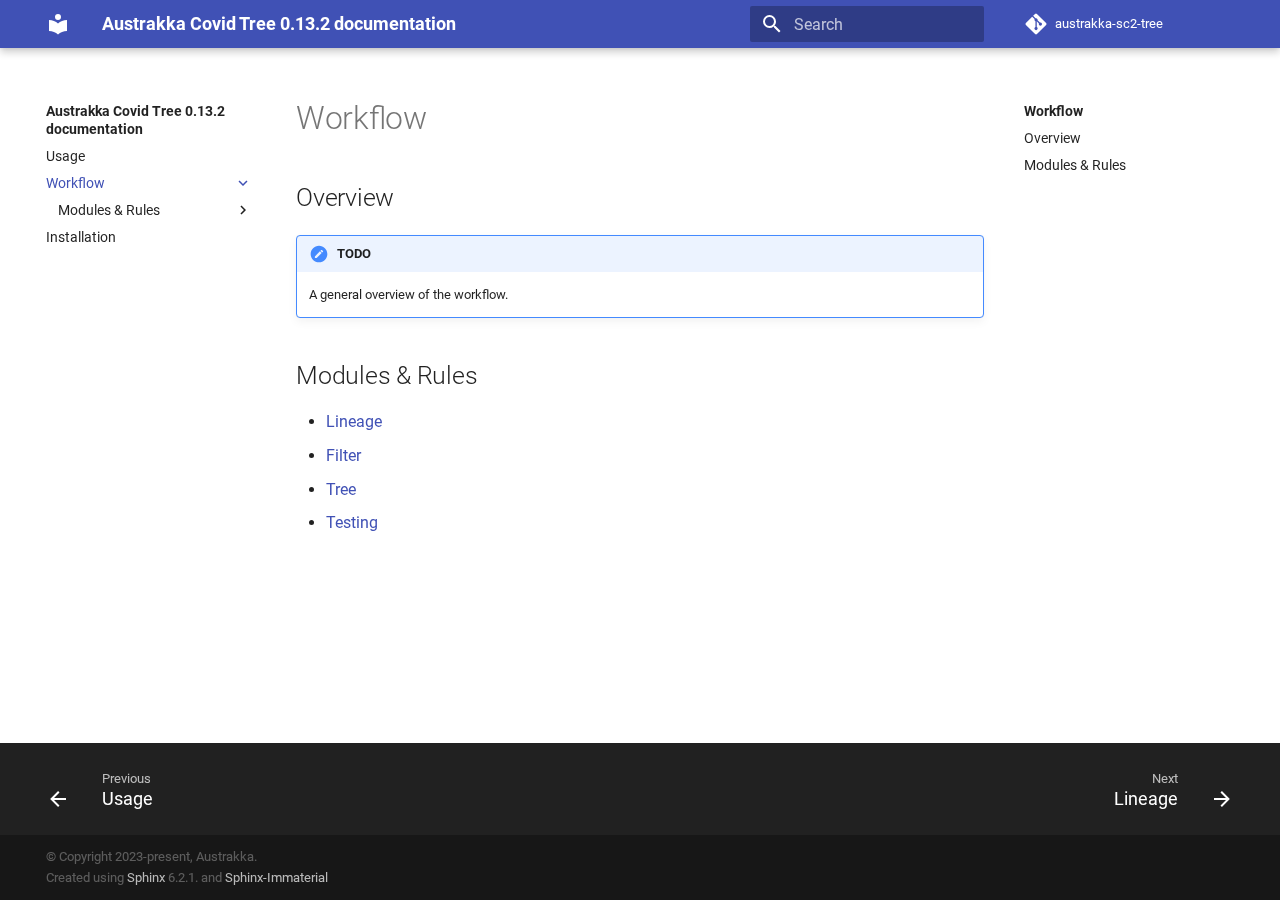
<file: workflow.html>
<!doctype html>
<html lang="en" class="no-js">
  <head>
    
      <meta charset="utf-8">
      <meta name="viewport" content="width=device-width,initial-scale=1">
      
      
      
      <link rel="icon" href="">
    
    
      
        <title>Workflow - Austrakka Covid Tree 0.13.2 documentation</title>
      
    
    
      
      

    
    
    
      
        
        
        <style>:root{--md-text-font:"Roboto";--md-code-font:"Roboto Mono"}</style>
      
    
        <link rel="stylesheet" type="text/css" href="_static/sphinx_immaterial_theme.f3acc93d38188d70c.min.css" />
    <script>__md_scope=new URL(".",location),__md_hash=e=>[...e].reduce((e,_)=>(e<<5)-e+_.charCodeAt(0),0),__md_get=(e,_=localStorage,t=__md_scope)=>JSON.parse(_.getItem(t.pathname+"."+e)),__md_set=(e,_,t=localStorage,a=__md_scope)=>{try{t.setItem(a.pathname+"."+e,JSON.stringify(_))}catch(e){}}</script>
    
      

    
    
    
  </head>
  
  
    <body dir="ltr">
  
    
    
      <script>var palette=__md_get("__palette");if(palette&&"object"==typeof palette.color)for(var key of Object.keys(palette.color))document.body.setAttribute("data-md-color-"+key,palette.color[key])</script>
    
    <input class="md-toggle" data-md-toggle="drawer" type="checkbox" id="__drawer" autocomplete="off">
    <input class="md-toggle" data-md-toggle="search" type="checkbox" id="__search" autocomplete="off">
    <label class="md-overlay" for="__drawer"></label>
    <div data-md-component="skip">
      
        
        <a href="#overview" class="md-skip">
          Skip to content
        </a>
      
    </div>
    <div data-md-component="announce">
      
    </div>
    
    
      

<header class="md-header" data-md-component="header">
  <nav class="md-header__inner md-grid" aria-label="Header">
    <a href="index.html" title="Austrakka Covid Tree 0.13.2 documentation" class="md-header__button md-logo" aria-label="Austrakka Covid Tree 0.13.2 documentation" data-md-component="logo">
      
  
  <svg xmlns="http://www.w3.org/2000/svg" viewBox="0 0 24 24"><path d="M12 8a3 3 0 0 0 3-3 3 3 0 0 0-3-3 3 3 0 0 0-3 3 3 3 0 0 0 3 3m0 3.54C9.64 9.35 6.5 8 3 8v11c3.5 0 6.64 1.35 9 3.54 2.36-2.19 5.5-3.54 9-3.54V8c-3.5 0-6.64 1.35-9 3.54Z"/></svg>
    </a>
    <label class="md-header__button md-icon" for="__drawer">
      <svg xmlns="http://www.w3.org/2000/svg" viewBox="0 0 24 24"><path d="M3 6h18v2H3V6m0 5h18v2H3v-2m0 5h18v2H3v-2Z"/></svg>
    </label>
    <div class="md-header__title" data-md-component="header-title">
      <div class="md-header__ellipsis">
        <div class="md-header__topic">
          <span class="md-ellipsis">
            Austrakka Covid Tree 0.13.2 documentation
          </span>
        </div>
        <div class="md-header__topic" data-md-component="header-topic">
          <span class="md-ellipsis">
            
              Workflow
            
          </span>
        </div>
      </div>
    </div>
    
      <form class="md-header__option" data-md-component="palette">
        
      </form>
    
    
    
      <label class="md-header__button md-icon" for="__search">
        <svg xmlns="http://www.w3.org/2000/svg" viewBox="0 0 24 24"><path d="M9.5 3A6.5 6.5 0 0 1 16 9.5c0 1.61-.59 3.09-1.56 4.23l.27.27h.79l5 5-1.5 1.5-5-5v-.79l-.27-.27A6.516 6.516 0 0 1 9.5 16 6.5 6.5 0 0 1 3 9.5 6.5 6.5 0 0 1 9.5 3m0 2C7 5 5 7 5 9.5S7 14 9.5 14 14 12 14 9.5 12 5 9.5 5Z"/></svg>
      </label>
      <div class="md-search" data-md-component="search" role="dialog">
  <label class="md-search__overlay" for="__search"></label>
  <div class="md-search__inner" role="search">
    <form class="md-search__form" name="search">
      <input type="text" class="md-search__input" name="query" aria-label="Search" placeholder="Search" autocapitalize="off" autocorrect="off" autocomplete="off" spellcheck="false" data-md-component="search-query" required>
      <label class="md-search__icon md-icon" for="__search">
        <svg xmlns="http://www.w3.org/2000/svg" viewBox="0 0 24 24"><path d="M9.5 3A6.5 6.5 0 0 1 16 9.5c0 1.61-.59 3.09-1.56 4.23l.27.27h.79l5 5-1.5 1.5-5-5v-.79l-.27-.27A6.516 6.516 0 0 1 9.5 16 6.5 6.5 0 0 1 3 9.5 6.5 6.5 0 0 1 9.5 3m0 2C7 5 5 7 5 9.5S7 14 9.5 14 14 12 14 9.5 12 5 9.5 5Z"/></svg>
        <svg xmlns="http://www.w3.org/2000/svg" viewBox="0 0 24 24"><path d="M20 11v2H8l5.5 5.5-1.42 1.42L4.16 12l7.92-7.92L13.5 5.5 8 11h12Z"/></svg>
      </label>
      <nav class="md-search__options" aria-label="Search">
        
        <button type="reset" class="md-search__icon md-icon" title="Clear" aria-label="Clear" tabindex="-1">
          <svg xmlns="http://www.w3.org/2000/svg" viewBox="0 0 24 24"><path d="M19 6.41 17.59 5 12 10.59 6.41 5 5 6.41 10.59 12 5 17.59 6.41 19 12 13.41 17.59 19 19 17.59 13.41 12 19 6.41Z"/></svg>
        </button>
      </nav>
      
    </form>
    <div class="md-search__output">
      <div class="md-search__scrollwrap" data-md-scrollfix>
        <div class="md-search-result" data-md-component="search-result">
          <div class="md-search-result__meta">
            Initializing search
          </div>
          <ol class="md-search-result__list"></ol>
        </div>
      </div>
    </div>
  </div>
</div>
    
    
      <div class="md-header__source">
        <a href="https://github.com/AusTrakka/austrakka-sc2-tree" title="Go to repository" class="md-source" data-md-component="source">
  <div class="md-source__icon md-icon">
    
    <svg xmlns="http://www.w3.org/2000/svg" viewBox="0 0 448 512"><!--! Font Awesome Free 6.2.0 by @fontawesome - https://fontawesome.com License - https://fontawesome.com/license/free (Icons: CC BY 4.0, Fonts: SIL OFL 1.1, Code: MIT License) Copyright 2022 Fonticons, Inc.--><path d="M439.55 236.05 244 40.45a28.87 28.87 0 0 0-40.81 0l-40.66 40.63 51.52 51.52c27.06-9.14 52.68 16.77 43.39 43.68l49.66 49.66c34.23-11.8 61.18 31 35.47 56.69-26.49 26.49-70.21-2.87-56-37.34L240.22 199v121.85c25.3 12.54 22.26 41.85 9.08 55a34.34 34.34 0 0 1-48.55 0c-17.57-17.6-11.07-46.91 11.25-56v-123c-20.8-8.51-24.6-30.74-18.64-45L142.57 101 8.45 235.14a28.86 28.86 0 0 0 0 40.81l195.61 195.6a28.86 28.86 0 0 0 40.8 0l194.69-194.69a28.86 28.86 0 0 0 0-40.81z"/></svg>
  </div>
  <div class="md-source__repository">
    austrakka-sc2-tree
  </div>
</a>
      </div>
    
  </nav>
  
</header>
    
    <div class="md-container" data-md-component="container">
      
      
      
      
        
          
        
      
      <main class="md-main" data-md-component="main">
        <div class="md-main__inner md-grid">
          
            
              
              <div class="md-sidebar md-sidebar--primary" data-md-component="sidebar" data-md-type="navigation" >
                <div class="md-sidebar__scrollwrap">
                  <div class="md-sidebar__inner">
                    


<nav class="md-nav md-nav--primary" aria-label="Navigation" data-md-level="0">
  <label class="md-nav__title" for="__drawer">
    <a href="index.html" title="Austrakka Covid Tree 0.13.2 documentation" class="md-nav__button md-logo" aria-label="Austrakka Covid Tree 0.13.2 documentation" data-md-component="logo">
      
  
  <svg xmlns="http://www.w3.org/2000/svg" viewBox="0 0 24 24"><path d="M12 8a3 3 0 0 0 3-3 3 3 0 0 0-3-3 3 3 0 0 0-3 3 3 3 0 0 0 3 3m0 3.54C9.64 9.35 6.5 8 3 8v11c3.5 0 6.64 1.35 9 3.54 2.36-2.19 5.5-3.54 9-3.54V8c-3.5 0-6.64 1.35-9 3.54Z"/></svg>
    </a>
    Austrakka Covid Tree 0.13.2 documentation
  </label>
  
    <div class="md-nav__source">
      <a href="https://github.com/AusTrakka/austrakka-sc2-tree" title="Go to repository" class="md-source" data-md-component="source">
  <div class="md-source__icon md-icon">
    
    <svg xmlns="http://www.w3.org/2000/svg" viewBox="0 0 448 512"><!--! Font Awesome Free 6.2.0 by @fontawesome - https://fontawesome.com License - https://fontawesome.com/license/free (Icons: CC BY 4.0, Fonts: SIL OFL 1.1, Code: MIT License) Copyright 2022 Fonticons, Inc.--><path d="M439.55 236.05 244 40.45a28.87 28.87 0 0 0-40.81 0l-40.66 40.63 51.52 51.52c27.06-9.14 52.68 16.77 43.39 43.68l49.66 49.66c34.23-11.8 61.18 31 35.47 56.69-26.49 26.49-70.21-2.87-56-37.34L240.22 199v121.85c25.3 12.54 22.26 41.85 9.08 55a34.34 34.34 0 0 1-48.55 0c-17.57-17.6-11.07-46.91 11.25-56v-123c-20.8-8.51-24.6-30.74-18.64-45L142.57 101 8.45 235.14a28.86 28.86 0 0 0 0 40.81l195.61 195.6a28.86 28.86 0 0 0 40.8 0l194.69-194.69a28.86 28.86 0 0 0 0-40.81z"/></svg>
  </div>
  <div class="md-source__repository">
    austrakka-sc2-tree
  </div>
</a>
    </div>
  
  <ul class="md-nav__list" data-md-scrollfix>
    
      
      
      

  
  
  
  
    <li class="md-nav__item">
      <a href="usage.html" class="md-nav__link">
        <span class="md-ellipsis">Usage</span>
      </a>
    </li>
  

    
      
      
      

  
  
    
  
    
  
    
    <li class="md-nav__item md-nav__item--active md-nav__current-nested md-nav__item--nested">
      
      
        <input class="md-nav__toggle md-toggle" data-md-toggle="__nav_2" type="checkbox" id="__nav_2" checked>
      
      
      
        
        <div class="md-nav__link md-nav__link--index md-nav__link--active">
          <a href="#"><span class="md-ellipsis">Workflow</span></a>
          
            <label for="__nav_2">
              <span class="md-nav__icon md-icon"></span>
            </label>
          
        </div>
      
      <nav class="md-nav" aria-label="Workflow" data-md-level="1">
        <label class="md-nav__title" for="__nav_2">
          <span class="md-nav__icon md-icon"></span>
          <span class="md-ellipsis">Workflow</span>
        </label>
        <ul class="md-nav__list" data-md-scrollfix>
          
            
              
  
  
  
    
    <li class="md-nav__item md-nav__item--nested">
      
      
        <input class="md-nav__toggle md-toggle" data-md-toggle="__nav_2_1" type="checkbox" id="__nav_2_1" >
      
      
      
        
        <div class="md-nav__link md-nav__link--index ">
          <a href="#modules-rules"><span class="md-ellipsis">Modules &amp; Rules</span></a>
          
            <label for="__nav_2_1">
              <span class="md-nav__icon md-icon"></span>
            </label>
          
        </div>
      
      <nav class="md-nav" aria-label="Modules &amp; Rules" data-md-level="2">
        <label class="md-nav__title" for="__nav_2_1">
          <span class="md-nav__icon md-icon"></span>
          <span class="md-ellipsis">Modules &amp; Rules</span>
        </label>
        <ul class="md-nav__list" data-md-scrollfix>
          
            
              
  
  
  
  
    <li class="md-nav__item">
      <a href="modules/lineage.html" class="md-nav__link">
        <span class="md-ellipsis">Lineage</span>
      </a>
    </li>
  

            
          
            
              
  
  
  
  
    <li class="md-nav__item">
      <a href="modules/filter.html" class="md-nav__link">
        <span class="md-ellipsis">Filter</span>
      </a>
    </li>
  

            
          
            
              
  
  
  
  
    <li class="md-nav__item">
      <a href="modules/tree.html" class="md-nav__link">
        <span class="md-ellipsis">Tree</span>
      </a>
    </li>
  

            
          
            
              
  
  
  
  
    <li class="md-nav__item">
      <a href="modules/phytest.html" class="md-nav__link">
        <span class="md-ellipsis">Testing</span>
      </a>
    </li>
  

            
          
        </ul>
      </nav>
    </li>
  
  

            
          
        </ul>
      </nav>
    </li>
  
  
      
    <li class="md-nav__item md-nav__item--active md-nav__current-toc">
      
      
      <input class="md-nav__toggle md-toggle" data-md-toggle="toc" type="checkbox" id="__toc">
      
        <label class="md-nav__link md-nav__link--active" for="__toc">
          <span class="md-ellipsis">Workflow</span>
          <span class="md-nav__icon md-icon"></span>
        </label>
      
      <a href="#" class="md-nav__link md-nav__link--active">
        <span class="md-ellipsis">Workflow</span>
      </a>
      
        

  

<nav class="md-nav md-nav--secondary">
  
  
    
  
  
    <label class="md-nav__title" for="__toc">
      <span class="md-nav__icon md-icon"></span>
      <span class="md-ellipsis">Workflow</span>
    </label>
    <ul class="md-nav__list" data-md-component="toc" data-md-scrollfix>
      
        <li class="md-nav__item">
  <a href="#overview" class="md-nav__link">
    <span class="md-ellipsis">Overview</span>
  </a>
  
</li>
      
        <li class="md-nav__item">
  <a href="#modules-rules" class="md-nav__link">
    <span class="md-ellipsis">Modules &amp; Rules</span>
  </a>
  
    <nav class="md-nav" aria-label="Modules &amp; Rules">
      <ul class="md-nav__list">
        
          <li class="md-nav__item">
  <a href="modules/lineage.html" class="md-nav__link">
    <span class="md-ellipsis">Lineage</span>
  </a>
  
</li>
        
          <li class="md-nav__item">
  <a href="modules/filter.html" class="md-nav__link">
    <span class="md-ellipsis">Filter</span>
  </a>
  
</li>
        
          <li class="md-nav__item">
  <a href="modules/tree.html" class="md-nav__link">
    <span class="md-ellipsis">Tree</span>
  </a>
  
</li>
        
          <li class="md-nav__item">
  <a href="modules/phytest.html" class="md-nav__link">
    <span class="md-ellipsis">Testing</span>
  </a>
  
</li>
        
      </ul>
    </nav>
  
</li>
      
    </ul>
  
</nav>
      
    </li>
  

    
      
      
      

  
  
  
  
    <li class="md-nav__item">
      <a href="installation.html" class="md-nav__link">
        <span class="md-ellipsis">Installation</span>
      </a>
    </li>
  

    
  </ul>
</nav>
                  </div>
                </div>
              </div>
            
            
              
              <div class="md-sidebar md-sidebar--secondary" data-md-component="sidebar" data-md-type="toc" >
                <div class="md-sidebar__scrollwrap">
                  <div class="md-sidebar__inner">
                    

  

<nav class="md-nav md-nav--secondary">
  
  
  
    <label class="md-nav__title" for="__toc">
      <span class="md-nav__icon md-icon"></span>
      <span class="md-ellipsis">Workflow</span>
    </label>
    <ul class="md-nav__list" data-md-component="toc" data-md-scrollfix>
      
        <li class="md-nav__item">
  <a href="#overview" class="md-nav__link">
    <span class="md-ellipsis">Overview</span>
  </a>
  
</li>
      
        <li class="md-nav__item">
  <a href="#modules-rules" class="md-nav__link">
    <span class="md-ellipsis">Modules &amp; Rules</span>
  </a>
  
</li>
      
    </ul>
  
</nav>
                  </div>
                </div>
              </div>
            
          
          
            <div class="md-content" data-md-component="content">
              <article class="md-content__inner md-typeset" role="main">
                  


<h1 id="workflow">Workflow<a class="headerlink" href="#workflow" title="Permalink to this heading">¶</a></h1>
<h2 id="overview">Overview<a class="headerlink" href="#overview" title="Permalink to this heading">¶</a></h2>
<div class="seealso admonition">
<p class="admonition-title">TODO</p>
<p>A general overview of the workflow.</p>
</div>
<h2 id="modules-rules">Modules &amp; Rules<a class="headerlink" href="#modules-rules" title="Permalink to this heading">¶</a></h2>
<div class="toctree-wrapper compound">
<ul>
<li class="toctree-l1"><a class="reference internal" href="modules/lineage.html">Lineage</a></li>
<li class="toctree-l1"><a class="reference internal" href="modules/filter.html">Filter</a></li>
<li class="toctree-l1"><a class="reference internal" href="modules/tree.html">Tree</a></li>
<li class="toctree-l1"><a class="reference internal" href="modules/phytest.html">Testing</a></li>
</ul>
</div>






                
              </article>
            </div>
          
          
        </div>
        
      </main>
      
        <footer class="md-footer">
  
    
    <nav class="md-footer__inner md-grid" aria-label="Footer" >
      
        
        <a href="usage.html" class="md-footer__link md-footer__link--prev" aria-label="Previous: Usage" rel="prev">
          <div class="md-footer__button md-icon">
            <svg xmlns="http://www.w3.org/2000/svg" viewBox="0 0 24 24"><path d="M20 11v2H8l5.5 5.5-1.42 1.42L4.16 12l7.92-7.92L13.5 5.5 8 11h12Z"/></svg>
          </div>
          <div class="md-footer__title">
            <div class="md-ellipsis">
              <span class="md-footer__direction">
                Previous
              </span>
              Usage
            </div>
          </div>
        </a>
      
      
        
        <a href="modules/lineage.html" class="md-footer__link md-footer__link--next" aria-label="Next: Lineage" rel="next">
          <div class="md-footer__title">
            <div class="md-ellipsis">
              <span class="md-footer__direction">
                Next
              </span>
              Lineage
            </div>
          </div>
          <div class="md-footer__button md-icon">
            <svg xmlns="http://www.w3.org/2000/svg" viewBox="0 0 24 24"><path d="M4 11v2h12l-5.5 5.5 1.42 1.42L19.84 12l-7.92-7.92L10.5 5.5 16 11H4Z"/></svg>
          </div>
        </a>
      
    </nav>
  
  
  
  <div class="md-footer-meta md-typeset">
    
    <div class="md-footer-meta__inner md-grid">
      <div class="md-copyright">
  
    <div class="md-footer-copyright__highlight">
        &#169; Copyright 2023-present, Austrakka.
        
    </div>
  
    Created using
    <a href="https://www.sphinx-doc.org/" target="_blank" rel="noopener">Sphinx</a>
    6.2.1.
     and
    <a href="https://github.com/jbms/sphinx-immaterial/" target="_blank" rel="noopener">Sphinx-Immaterial</a>
  
</div>
      
    </div>
    
  </div>
</footer>
      
    </div>
    <div class="md-dialog" data-md-component="dialog">
      <div class="md-dialog__inner md-typeset"></div>
    </div>
    
    <script id="__config" type="application/json">{"base": ".", "features": ["content.code.annotate", "navigation.instant", "toc.follow"], "translations": {"clipboard.copied": "Copied to clipboard", "clipboard.copy": "Copy to clipboard", "search.config.lang": "en", "search.config.pipeline": "trimmer, stopWordFilter", "search.config.separator": "[\\s\\-]+", "search.placeholder": "Search", "search.result.more.one": "1 more on this page", "search.result.more.other": "# more on this page", "search.result.none": "No matching documents", "search.result.one": "1 matching document", "search.result.other": "# matching documents", "search.result.placeholder": "Type to start searching", "search.result.term.missing": "Missing", "select.version.title": "Select version"}}</script>
    
      
        <script src="_static/sphinx_immaterial_theme.f9d9eeeb247ace16c.min.js"></script>
    
  </body>
</html>
</file>
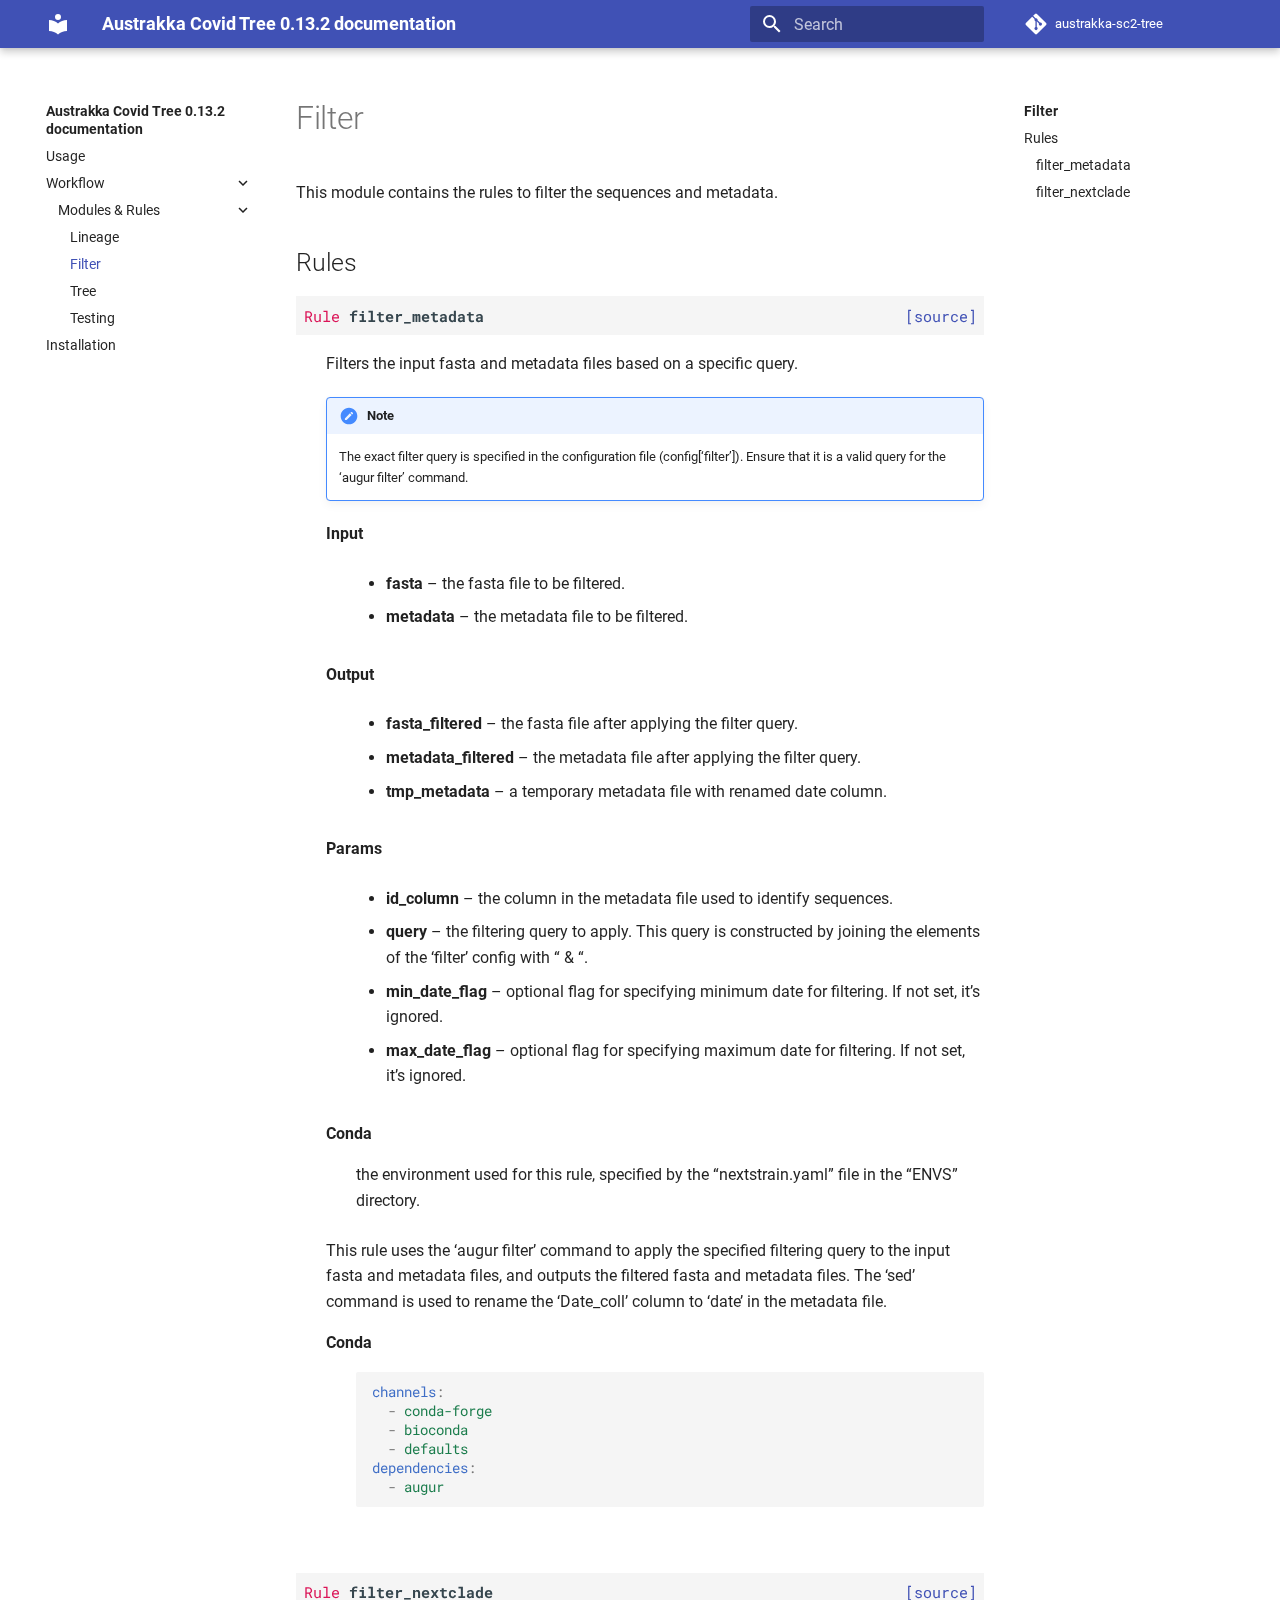
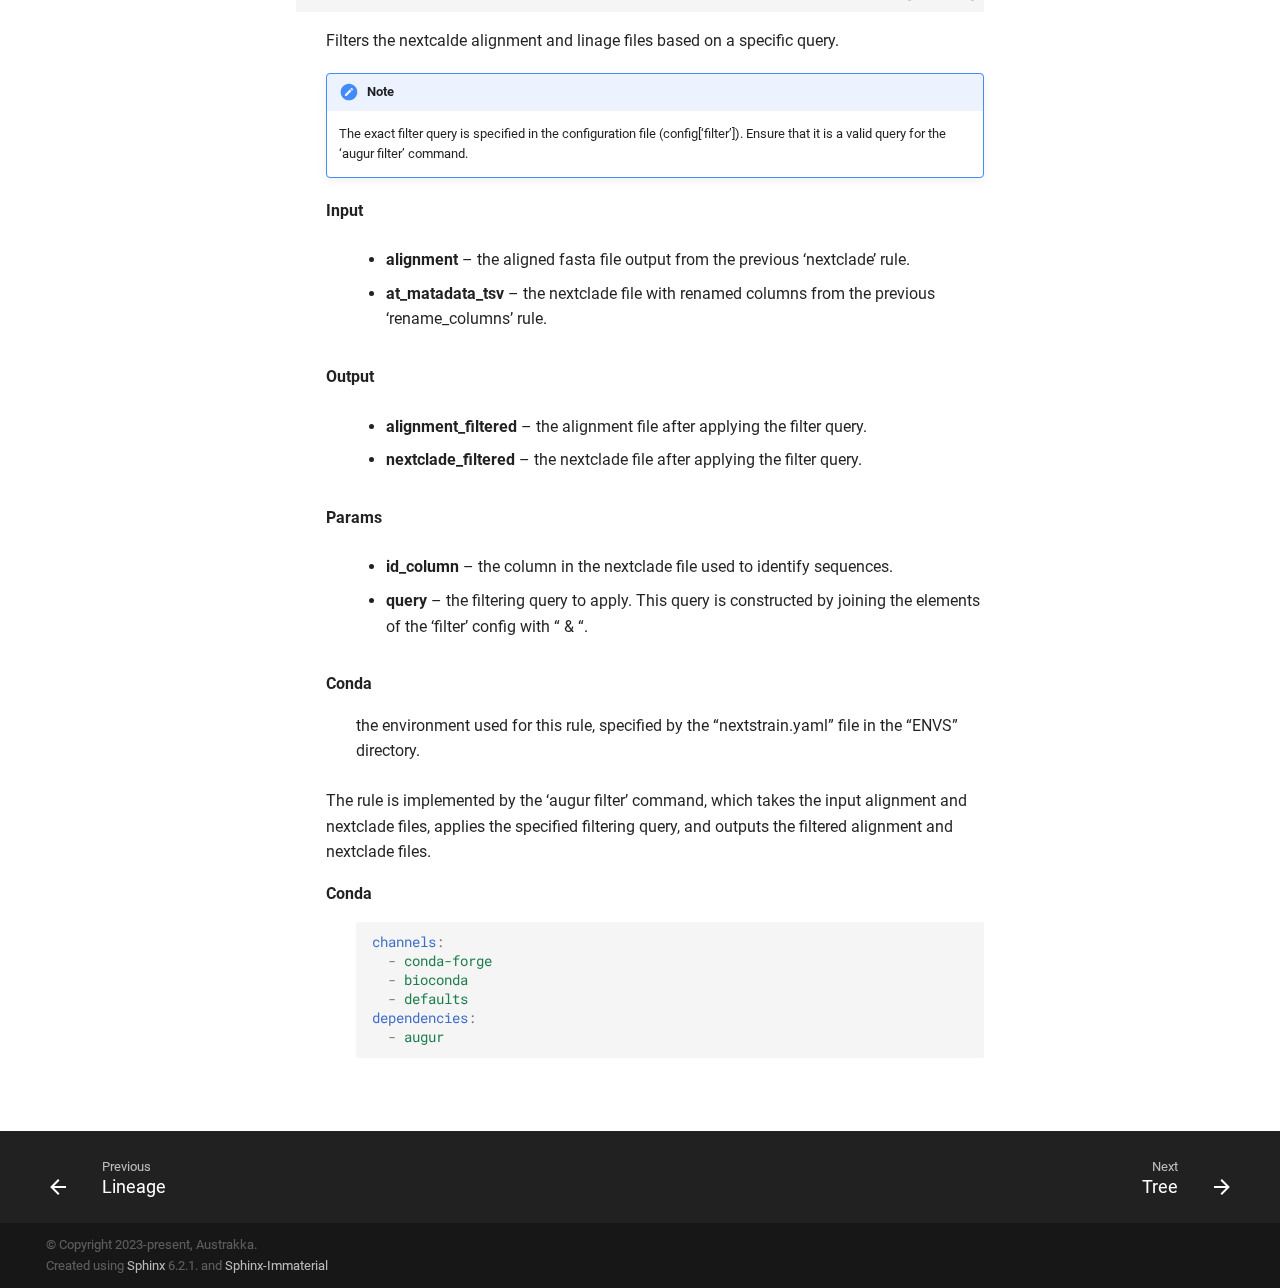
<file: modules/filter.html>
<!doctype html>
<html lang="en" class="no-js">
  <head>
    
      <meta charset="utf-8">
      <meta name="viewport" content="width=device-width,initial-scale=1">
      
      
      
      <link rel="icon" href="">
    
    
      
        <title>Filter - Austrakka Covid Tree 0.13.2 documentation</title>
      
    
    
      
      

    
    
    
      
        
        
        <style>:root{--md-text-font:"Roboto";--md-code-font:"Roboto Mono"}</style>
      
    
        <link rel="stylesheet" type="text/css" href="../_static/sphinx_immaterial_theme.f3acc93d38188d70c.min.css" />
    <script>__md_scope=new URL("..",location),__md_hash=e=>[...e].reduce((e,_)=>(e<<5)-e+_.charCodeAt(0),0),__md_get=(e,_=localStorage,t=__md_scope)=>JSON.parse(_.getItem(t.pathname+"."+e)),__md_set=(e,_,t=localStorage,a=__md_scope)=>{try{t.setItem(a.pathname+"."+e,JSON.stringify(_))}catch(e){}}</script>
    
      

    
    
    
  </head>
  
  
    <body dir="ltr">
  
    
    
      <script>var palette=__md_get("__palette");if(palette&&"object"==typeof palette.color)for(var key of Object.keys(palette.color))document.body.setAttribute("data-md-color-"+key,palette.color[key])</script>
    
    <input class="md-toggle" data-md-toggle="drawer" type="checkbox" id="__drawer" autocomplete="off">
    <input class="md-toggle" data-md-toggle="search" type="checkbox" id="__search" autocomplete="off">
    <label class="md-overlay" for="__drawer"></label>
    <div data-md-component="skip">
      
        
        <a href="#rules" class="md-skip">
          Skip to content
        </a>
      
    </div>
    <div data-md-component="announce">
      
    </div>
    
    
      

<header class="md-header" data-md-component="header">
  <nav class="md-header__inner md-grid" aria-label="Header">
    <a href="../index.html" title="Austrakka Covid Tree 0.13.2 documentation" class="md-header__button md-logo" aria-label="Austrakka Covid Tree 0.13.2 documentation" data-md-component="logo">
      
  
  <svg xmlns="http://www.w3.org/2000/svg" viewBox="0 0 24 24"><path d="M12 8a3 3 0 0 0 3-3 3 3 0 0 0-3-3 3 3 0 0 0-3 3 3 3 0 0 0 3 3m0 3.54C9.64 9.35 6.5 8 3 8v11c3.5 0 6.64 1.35 9 3.54 2.36-2.19 5.5-3.54 9-3.54V8c-3.5 0-6.64 1.35-9 3.54Z"/></svg>
    </a>
    <label class="md-header__button md-icon" for="__drawer">
      <svg xmlns="http://www.w3.org/2000/svg" viewBox="0 0 24 24"><path d="M3 6h18v2H3V6m0 5h18v2H3v-2m0 5h18v2H3v-2Z"/></svg>
    </label>
    <div class="md-header__title" data-md-component="header-title">
      <div class="md-header__ellipsis">
        <div class="md-header__topic">
          <span class="md-ellipsis">
            Austrakka Covid Tree 0.13.2 documentation
          </span>
        </div>
        <div class="md-header__topic" data-md-component="header-topic">
          <span class="md-ellipsis">
            
              Filter
            
          </span>
        </div>
      </div>
    </div>
    
      <form class="md-header__option" data-md-component="palette">
        
      </form>
    
    
    
      <label class="md-header__button md-icon" for="__search">
        <svg xmlns="http://www.w3.org/2000/svg" viewBox="0 0 24 24"><path d="M9.5 3A6.5 6.5 0 0 1 16 9.5c0 1.61-.59 3.09-1.56 4.23l.27.27h.79l5 5-1.5 1.5-5-5v-.79l-.27-.27A6.516 6.516 0 0 1 9.5 16 6.5 6.5 0 0 1 3 9.5 6.5 6.5 0 0 1 9.5 3m0 2C7 5 5 7 5 9.5S7 14 9.5 14 14 12 14 9.5 12 5 9.5 5Z"/></svg>
      </label>
      <div class="md-search" data-md-component="search" role="dialog">
  <label class="md-search__overlay" for="__search"></label>
  <div class="md-search__inner" role="search">
    <form class="md-search__form" name="search">
      <input type="text" class="md-search__input" name="query" aria-label="Search" placeholder="Search" autocapitalize="off" autocorrect="off" autocomplete="off" spellcheck="false" data-md-component="search-query" required>
      <label class="md-search__icon md-icon" for="__search">
        <svg xmlns="http://www.w3.org/2000/svg" viewBox="0 0 24 24"><path d="M9.5 3A6.5 6.5 0 0 1 16 9.5c0 1.61-.59 3.09-1.56 4.23l.27.27h.79l5 5-1.5 1.5-5-5v-.79l-.27-.27A6.516 6.516 0 0 1 9.5 16 6.5 6.5 0 0 1 3 9.5 6.5 6.5 0 0 1 9.5 3m0 2C7 5 5 7 5 9.5S7 14 9.5 14 14 12 14 9.5 12 5 9.5 5Z"/></svg>
        <svg xmlns="http://www.w3.org/2000/svg" viewBox="0 0 24 24"><path d="M20 11v2H8l5.5 5.5-1.42 1.42L4.16 12l7.92-7.92L13.5 5.5 8 11h12Z"/></svg>
      </label>
      <nav class="md-search__options" aria-label="Search">
        
        <button type="reset" class="md-search__icon md-icon" title="Clear" aria-label="Clear" tabindex="-1">
          <svg xmlns="http://www.w3.org/2000/svg" viewBox="0 0 24 24"><path d="M19 6.41 17.59 5 12 10.59 6.41 5 5 6.41 10.59 12 5 17.59 6.41 19 12 13.41 17.59 19 19 17.59 13.41 12 19 6.41Z"/></svg>
        </button>
      </nav>
      
    </form>
    <div class="md-search__output">
      <div class="md-search__scrollwrap" data-md-scrollfix>
        <div class="md-search-result" data-md-component="search-result">
          <div class="md-search-result__meta">
            Initializing search
          </div>
          <ol class="md-search-result__list"></ol>
        </div>
      </div>
    </div>
  </div>
</div>
    
    
      <div class="md-header__source">
        <a href="https://github.com/AusTrakka/austrakka-sc2-tree" title="Go to repository" class="md-source" data-md-component="source">
  <div class="md-source__icon md-icon">
    
    <svg xmlns="http://www.w3.org/2000/svg" viewBox="0 0 448 512"><!--! Font Awesome Free 6.2.0 by @fontawesome - https://fontawesome.com License - https://fontawesome.com/license/free (Icons: CC BY 4.0, Fonts: SIL OFL 1.1, Code: MIT License) Copyright 2022 Fonticons, Inc.--><path d="M439.55 236.05 244 40.45a28.87 28.87 0 0 0-40.81 0l-40.66 40.63 51.52 51.52c27.06-9.14 52.68 16.77 43.39 43.68l49.66 49.66c34.23-11.8 61.18 31 35.47 56.69-26.49 26.49-70.21-2.87-56-37.34L240.22 199v121.85c25.3 12.54 22.26 41.85 9.08 55a34.34 34.34 0 0 1-48.55 0c-17.57-17.6-11.07-46.91 11.25-56v-123c-20.8-8.51-24.6-30.74-18.64-45L142.57 101 8.45 235.14a28.86 28.86 0 0 0 0 40.81l195.61 195.6a28.86 28.86 0 0 0 40.8 0l194.69-194.69a28.86 28.86 0 0 0 0-40.81z"/></svg>
  </div>
  <div class="md-source__repository">
    austrakka-sc2-tree
  </div>
</a>
      </div>
    
  </nav>
  
</header>
    
    <div class="md-container" data-md-component="container">
      
      
      
      
        
          
        
      
      <main class="md-main" data-md-component="main">
        <div class="md-main__inner md-grid">
          
            
              
              <div class="md-sidebar md-sidebar--primary" data-md-component="sidebar" data-md-type="navigation" >
                <div class="md-sidebar__scrollwrap">
                  <div class="md-sidebar__inner">
                    


<nav class="md-nav md-nav--primary" aria-label="Navigation" data-md-level="0">
  <label class="md-nav__title" for="__drawer">
    <a href="../index.html" title="Austrakka Covid Tree 0.13.2 documentation" class="md-nav__button md-logo" aria-label="Austrakka Covid Tree 0.13.2 documentation" data-md-component="logo">
      
  
  <svg xmlns="http://www.w3.org/2000/svg" viewBox="0 0 24 24"><path d="M12 8a3 3 0 0 0 3-3 3 3 0 0 0-3-3 3 3 0 0 0-3 3 3 3 0 0 0 3 3m0 3.54C9.64 9.35 6.5 8 3 8v11c3.5 0 6.64 1.35 9 3.54 2.36-2.19 5.5-3.54 9-3.54V8c-3.5 0-6.64 1.35-9 3.54Z"/></svg>
    </a>
    Austrakka Covid Tree 0.13.2 documentation
  </label>
  
    <div class="md-nav__source">
      <a href="https://github.com/AusTrakka/austrakka-sc2-tree" title="Go to repository" class="md-source" data-md-component="source">
  <div class="md-source__icon md-icon">
    
    <svg xmlns="http://www.w3.org/2000/svg" viewBox="0 0 448 512"><!--! Font Awesome Free 6.2.0 by @fontawesome - https://fontawesome.com License - https://fontawesome.com/license/free (Icons: CC BY 4.0, Fonts: SIL OFL 1.1, Code: MIT License) Copyright 2022 Fonticons, Inc.--><path d="M439.55 236.05 244 40.45a28.87 28.87 0 0 0-40.81 0l-40.66 40.63 51.52 51.52c27.06-9.14 52.68 16.77 43.39 43.68l49.66 49.66c34.23-11.8 61.18 31 35.47 56.69-26.49 26.49-70.21-2.87-56-37.34L240.22 199v121.85c25.3 12.54 22.26 41.85 9.08 55a34.34 34.34 0 0 1-48.55 0c-17.57-17.6-11.07-46.91 11.25-56v-123c-20.8-8.51-24.6-30.74-18.64-45L142.57 101 8.45 235.14a28.86 28.86 0 0 0 0 40.81l195.61 195.6a28.86 28.86 0 0 0 40.8 0l194.69-194.69a28.86 28.86 0 0 0 0-40.81z"/></svg>
  </div>
  <div class="md-source__repository">
    austrakka-sc2-tree
  </div>
</a>
    </div>
  
  <ul class="md-nav__list" data-md-scrollfix>
    
      
      
      

  
  
  
  
    <li class="md-nav__item">
      <a href="../usage.html" class="md-nav__link">
        <span class="md-ellipsis">Usage</span>
      </a>
    </li>
  

    
      
      
      

  
  
    
  
  
    
    <li class="md-nav__item md-nav__item--active md-nav__item--nested">
      
      
        <input class="md-nav__toggle md-toggle" data-md-toggle="__nav_2" type="checkbox" id="__nav_2" checked>
      
      
      
        
        <div class="md-nav__link md-nav__link--index ">
          <a href="../workflow.html"><span class="md-ellipsis">Workflow</span></a>
          
            <label for="__nav_2">
              <span class="md-nav__icon md-icon"></span>
            </label>
          
        </div>
      
      <nav class="md-nav" aria-label="Workflow" data-md-level="1">
        <label class="md-nav__title" for="__nav_2">
          <span class="md-nav__icon md-icon"></span>
          <span class="md-ellipsis">Workflow</span>
        </label>
        <ul class="md-nav__list" data-md-scrollfix>
          
            
              
  
  
    
  
  
    
    <li class="md-nav__item md-nav__item--active md-nav__item--nested">
      
      
        <input class="md-nav__toggle md-toggle" data-md-toggle="__nav_2_1" type="checkbox" id="__nav_2_1" checked>
      
      
      
        
        <div class="md-nav__link md-nav__link--index ">
          <a href="../workflow.html#modules-rules"><span class="md-ellipsis">Modules &amp; Rules</span></a>
          
            <label for="__nav_2_1">
              <span class="md-nav__icon md-icon"></span>
            </label>
          
        </div>
      
      <nav class="md-nav" aria-label="Modules &amp; Rules" data-md-level="2">
        <label class="md-nav__title" for="__nav_2_1">
          <span class="md-nav__icon md-icon"></span>
          <span class="md-ellipsis">Modules &amp; Rules</span>
        </label>
        <ul class="md-nav__list" data-md-scrollfix>
          
            
              
  
  
  
  
    <li class="md-nav__item">
      <a href="lineage.html" class="md-nav__link">
        <span class="md-ellipsis">Lineage</span>
      </a>
    </li>
  

            
          
            
              
  
  
    
  
    
  
  
    <li class="md-nav__item md-nav__item--active">
      
      
      <input class="md-nav__toggle md-toggle" data-md-toggle="toc" type="checkbox" id="__toc">
      
        <label class="md-nav__link md-nav__link--active" for="__toc">
          <span class="md-ellipsis">Filter</span>
          <span class="md-nav__icon md-icon"></span>
        </label>
      
      <a href="#" class="md-nav__link md-nav__link--active">
        <span class="md-ellipsis">Filter</span>
      </a>
      
        

  

<nav class="md-nav md-nav--secondary">
  
  
    
  
  
    <label class="md-nav__title" for="__toc">
      <span class="md-nav__icon md-icon"></span>
      <span class="md-ellipsis">Filter</span>
    </label>
    <ul class="md-nav__list" data-md-component="toc" data-md-scrollfix>
      
        <li class="md-nav__item">
  <a href="#rules" class="md-nav__link">
    <span class="md-ellipsis">Rules</span>
  </a>
  
    <nav class="md-nav" aria-label="Rules">
      <ul class="md-nav__list">
        
          <li class="md-nav__item">
  <a href="#rule-filter_metadata" class="md-nav__link">
    <span title="rule.filter_metadata (Snakemake rule)" class="md-ellipsis">filter_<wbr>metadata</span>
  </a>
  
</li>
        
          <li class="md-nav__item">
  <a href="#rule-filter_nextclade" class="md-nav__link">
    <span title="rule.filter_nextclade (Snakemake rule)" class="md-ellipsis">filter_<wbr>nextclade</span>
  </a>
  
</li>
        
      </ul>
    </nav>
  
</li>
      
    </ul>
  
</nav>
      
    </li>
  

            
          
            
              
  
  
  
  
    <li class="md-nav__item">
      <a href="tree.html" class="md-nav__link">
        <span class="md-ellipsis">Tree</span>
      </a>
    </li>
  

            
          
            
              
  
  
  
  
    <li class="md-nav__item">
      <a href="phytest.html" class="md-nav__link">
        <span class="md-ellipsis">Testing</span>
      </a>
    </li>
  

            
          
        </ul>
      </nav>
    </li>
  
  

            
          
        </ul>
      </nav>
    </li>
  
  

    
      
      
      

  
  
  
  
    <li class="md-nav__item">
      <a href="../installation.html" class="md-nav__link">
        <span class="md-ellipsis">Installation</span>
      </a>
    </li>
  

    
  </ul>
</nav>
                  </div>
                </div>
              </div>
            
            
              
              <div class="md-sidebar md-sidebar--secondary" data-md-component="sidebar" data-md-type="toc" >
                <div class="md-sidebar__scrollwrap">
                  <div class="md-sidebar__inner">
                    

  

<nav class="md-nav md-nav--secondary">
  
  
  
    <label class="md-nav__title" for="__toc">
      <span class="md-nav__icon md-icon"></span>
      <span class="md-ellipsis">Filter</span>
    </label>
    <ul class="md-nav__list" data-md-component="toc" data-md-scrollfix>
      
        <li class="md-nav__item">
  <a href="#rules" class="md-nav__link">
    <span class="md-ellipsis">Rules</span>
  </a>
  
    <nav class="md-nav" aria-label="Rules">
      <ul class="md-nav__list">
        
          <li class="md-nav__item">
  <a href="#rule-filter_metadata" class="md-nav__link">
    <span title="rule.filter_metadata (Snakemake rule)" class="md-ellipsis">filter_<wbr>metadata</span>
  </a>
  
</li>
        
          <li class="md-nav__item">
  <a href="#rule-filter_nextclade" class="md-nav__link">
    <span title="rule.filter_nextclade (Snakemake rule)" class="md-ellipsis">filter_<wbr>nextclade</span>
  </a>
  
</li>
        
      </ul>
    </nav>
  
</li>
      
    </ul>
  
</nav>
                  </div>
                </div>
              </div>
            
          
          
            <div class="md-content" data-md-component="content">
              <article class="md-content__inner md-typeset" role="main">
                  


<h1 id="filter"><span id="id1"></span>Filter<a class="headerlink" href="#filter" title="Permalink to this heading">¶</a></h1>
<p>This module contains the rules to filter the sequences and metadata.</p>
<h2 id="rules">Rules<a class="headerlink" href="#rules" title="Permalink to this heading">¶</a></h2>
<dl class="smk rule objdesc">
<dt class="sig sig-object highlight smk" id="rule-filter_metadata">
<span class="desctype"><span class="pre">Rule</span></span><span class="w"> </span><span class="sig-name descname"><span class="pre">filter_metadata</span></span><a class="reference external" href="https://github.com/AusTrakka/austrakka-sc2-tree/blob/main/src/austrakka_sc2_tree/workflow/rules/filter.smk#L11"><span class="viewcode-link"><span class="pre">[source]</span></span></a><a class="headerlink" href="#rule-filter_metadata" title="Permalink to this definition">¶</a></dt>
<dd><p>Filters the input fasta and metadata files based on a specific query.</p>
<div class="note admonition">
<p class="admonition-title">Note</p>
<p>The exact filter query is specified in the configuration file (config[‘filter’]).
Ensure that it is a valid query for the ‘augur filter’ command.</p>
</div>
<dl class="field-list simple">
<dt class="field-odd" id="rule-filter_metadata-input">Input<span class="colon">:</span><a class="headerlink" href="#rule-filter_metadata-input" title="Permalink to this headline">¶</a></dt>
<dd class="field-odd"><ul class="simple">
<li><p><strong>fasta</strong> – the fasta file to be filtered.</p></li>
<li><p><strong>metadata</strong> – the metadata file to be filtered.</p></li>
</ul>
</dd>
<dt class="field-even" id="rule-filter_metadata-output">Output<span class="colon">:</span><a class="headerlink" href="#rule-filter_metadata-output" title="Permalink to this headline">¶</a></dt>
<dd class="field-even"><ul class="simple">
<li><p><strong>fasta_filtered</strong> – the fasta file after applying the filter query.</p></li>
<li><p><strong>metadata_filtered</strong> – the metadata file after applying the filter query.</p></li>
<li><p><strong>tmp_metadata</strong> – a temporary metadata file with renamed date column.</p></li>
</ul>
</dd>
<dt class="field-odd" id="rule-filter_metadata-params">Params<span class="colon">:</span><a class="headerlink" href="#rule-filter_metadata-params" title="Permalink to this headline">¶</a></dt>
<dd class="field-odd"><ul class="simple">
<li><p><strong>id_column</strong> – the column in the metadata file used to identify sequences.</p></li>
<li><p><strong>query</strong> – the filtering query to apply. This query is constructed by joining the elements of the ‘filter’ config with “ &amp; “.</p></li>
<li><p><strong>min_date_flag</strong> – optional flag for specifying minimum date for filtering. If not set, it’s ignored.</p></li>
<li><p><strong>max_date_flag</strong> – optional flag for specifying maximum date for filtering. If not set, it’s ignored.</p></li>
</ul>
</dd>
<dt class="field-even" id="rule-filter_metadata-conda">Conda<span class="colon">:</span><a class="headerlink" href="#rule-filter_metadata-conda" title="Permalink to this headline">¶</a></dt>
<dd class="field-even"><p>the environment used for this rule, specified by the “nextstrain.yaml” file in the “ENVS” directory.</p>
</dd>
</dl>
<p>This rule uses the ‘augur filter’ command to apply the specified filtering query to the input fasta and metadata files,
and outputs the filtered fasta and metadata files. The ‘sed’ command is used to rename the ‘Date_coll’ column to ‘date’ in the metadata file.</p>
<dl class="field-list">
<dt class="field-odd" id="rule-filter_metadata-conda">Conda<span class="colon">:</span><a class="headerlink" href="#rule-filter_metadata-conda" title="Permalink to this headline">¶</a></dt>
<dd class="field-odd"><div class="highlight-yaml notranslate"><div class="highlight"><pre><span></span><code><span class="nt">channels</span><span class="p">:</span>
<span class="w">  </span><span class="p p-Indicator">-</span><span class="w"> </span><span class="l l-Scalar l-Scalar-Plain">conda-forge</span>
<span class="w">  </span><span class="p p-Indicator">-</span><span class="w"> </span><span class="l l-Scalar l-Scalar-Plain">bioconda</span>
<span class="w">  </span><span class="p p-Indicator">-</span><span class="w"> </span><span class="l l-Scalar l-Scalar-Plain">defaults</span>
<span class="nt">dependencies</span><span class="p">:</span>
<span class="w">  </span><span class="p p-Indicator">-</span><span class="w"> </span><span class="l l-Scalar l-Scalar-Plain">augur</span>
</code></pre></div>
</div>
</dd>
</dl>
</dd></dl>

<div class="line-block">
<div class="line"><br /></div>
</div>
<dl class="smk rule objdesc">
<dt class="sig sig-object highlight smk" id="rule-filter_nextclade">
<span class="desctype"><span class="pre">Rule</span></span><span class="w"> </span><span class="sig-name descname"><span class="pre">filter_nextclade</span></span><a class="reference external" href="https://github.com/AusTrakka/austrakka-sc2-tree/blob/main/src/austrakka_sc2_tree/workflow/rules/filter.smk#L64"><span class="viewcode-link"><span class="pre">[source]</span></span></a><a class="headerlink" href="#rule-filter_nextclade" title="Permalink to this definition">¶</a></dt>
<dd><p>Filters the nextcalde alignment and linage files based on a specific query.</p>
<div class="note admonition">
<p class="admonition-title">Note</p>
<p>The exact filter query is specified in the configuration file (config[‘filter’]).
Ensure that it is a valid query for the ‘augur filter’ command.</p>
</div>
<dl class="field-list simple">
<dt class="field-odd" id="rule-filter_nextclade-input">Input<span class="colon">:</span><a class="headerlink" href="#rule-filter_nextclade-input" title="Permalink to this headline">¶</a></dt>
<dd class="field-odd"><ul class="simple">
<li><p><strong>alignment</strong> – the aligned fasta file output from the previous ‘nextclade’ rule.</p></li>
<li><p><strong>at_matadata_tsv</strong> – the nextclade file with renamed columns from the previous ‘rename_columns’ rule.</p></li>
</ul>
</dd>
<dt class="field-even" id="rule-filter_nextclade-output">Output<span class="colon">:</span><a class="headerlink" href="#rule-filter_nextclade-output" title="Permalink to this headline">¶</a></dt>
<dd class="field-even"><ul class="simple">
<li><p><strong>alignment_filtered</strong> – the alignment file after applying the filter query.</p></li>
<li><p><strong>nextclade_filtered</strong> – the nextclade file after applying the filter query.</p></li>
</ul>
</dd>
<dt class="field-odd" id="rule-filter_nextclade-params">Params<span class="colon">:</span><a class="headerlink" href="#rule-filter_nextclade-params" title="Permalink to this headline">¶</a></dt>
<dd class="field-odd"><ul class="simple">
<li><p><strong>id_column</strong> – the column in the nextclade file used to identify sequences.</p></li>
<li><p><strong>query</strong> – the filtering query to apply. This query is constructed by joining the elements of the ‘filter’ config with “ &amp; “.</p></li>
</ul>
</dd>
<dt class="field-even" id="rule-filter_nextclade-conda">Conda<span class="colon">:</span><a class="headerlink" href="#rule-filter_nextclade-conda" title="Permalink to this headline">¶</a></dt>
<dd class="field-even"><p>the environment used for this rule, specified by the “nextstrain.yaml” file in the “ENVS” directory.</p>
</dd>
</dl>
<p>The rule is implemented by the ‘augur filter’ command, which takes the input alignment and nextclade files,
applies the specified filtering query, and outputs the filtered alignment and nextclade files.</p>
<dl class="field-list">
<dt class="field-odd" id="rule-filter_nextclade-conda">Conda<span class="colon">:</span><a class="headerlink" href="#rule-filter_nextclade-conda" title="Permalink to this headline">¶</a></dt>
<dd class="field-odd"><div class="highlight-yaml notranslate"><div class="highlight"><pre><span></span><code><span class="nt">channels</span><span class="p">:</span>
<span class="w">  </span><span class="p p-Indicator">-</span><span class="w"> </span><span class="l l-Scalar l-Scalar-Plain">conda-forge</span>
<span class="w">  </span><span class="p p-Indicator">-</span><span class="w"> </span><span class="l l-Scalar l-Scalar-Plain">bioconda</span>
<span class="w">  </span><span class="p p-Indicator">-</span><span class="w"> </span><span class="l l-Scalar l-Scalar-Plain">defaults</span>
<span class="nt">dependencies</span><span class="p">:</span>
<span class="w">  </span><span class="p p-Indicator">-</span><span class="w"> </span><span class="l l-Scalar l-Scalar-Plain">augur</span>
</code></pre></div>
</div>
</dd>
</dl>
</dd></dl>

<div class="line-block">
<div class="line"><br /></div>
</div>






                
              </article>
            </div>
          
          
        </div>
        
      </main>
      
        <footer class="md-footer">
  
    
    <nav class="md-footer__inner md-grid" aria-label="Footer" >
      
        
        <a href="lineage.html" class="md-footer__link md-footer__link--prev" aria-label="Previous: Lineage" rel="prev">
          <div class="md-footer__button md-icon">
            <svg xmlns="http://www.w3.org/2000/svg" viewBox="0 0 24 24"><path d="M20 11v2H8l5.5 5.5-1.42 1.42L4.16 12l7.92-7.92L13.5 5.5 8 11h12Z"/></svg>
          </div>
          <div class="md-footer__title">
            <div class="md-ellipsis">
              <span class="md-footer__direction">
                Previous
              </span>
              Lineage
            </div>
          </div>
        </a>
      
      
        
        <a href="tree.html" class="md-footer__link md-footer__link--next" aria-label="Next: Tree" rel="next">
          <div class="md-footer__title">
            <div class="md-ellipsis">
              <span class="md-footer__direction">
                Next
              </span>
              Tree
            </div>
          </div>
          <div class="md-footer__button md-icon">
            <svg xmlns="http://www.w3.org/2000/svg" viewBox="0 0 24 24"><path d="M4 11v2h12l-5.5 5.5 1.42 1.42L19.84 12l-7.92-7.92L10.5 5.5 16 11H4Z"/></svg>
          </div>
        </a>
      
    </nav>
  
  
  
  <div class="md-footer-meta md-typeset">
    
    <div class="md-footer-meta__inner md-grid">
      <div class="md-copyright">
  
    <div class="md-footer-copyright__highlight">
        &#169; Copyright 2023-present, Austrakka.
        
    </div>
  
    Created using
    <a href="https://www.sphinx-doc.org/" target="_blank" rel="noopener">Sphinx</a>
    6.2.1.
     and
    <a href="https://github.com/jbms/sphinx-immaterial/" target="_blank" rel="noopener">Sphinx-Immaterial</a>
  
</div>
      
    </div>
    
  </div>
</footer>
      
    </div>
    <div class="md-dialog" data-md-component="dialog">
      <div class="md-dialog__inner md-typeset"></div>
    </div>
    
    <script id="__config" type="application/json">{"base": "..", "features": ["content.code.annotate", "navigation.instant", "toc.follow"], "translations": {"clipboard.copied": "Copied to clipboard", "clipboard.copy": "Copy to clipboard", "search.config.lang": "en", "search.config.pipeline": "trimmer, stopWordFilter", "search.config.separator": "[\\s\\-]+", "search.placeholder": "Search", "search.result.more.one": "1 more on this page", "search.result.more.other": "# more on this page", "search.result.none": "No matching documents", "search.result.one": "1 matching document", "search.result.other": "# matching documents", "search.result.placeholder": "Type to start searching", "search.result.term.missing": "Missing", "select.version.title": "Select version"}}</script>
    
      
        <script src="../_static/sphinx_immaterial_theme.f9d9eeeb247ace16c.min.js"></script>
    
  </body>
</html>
</file>
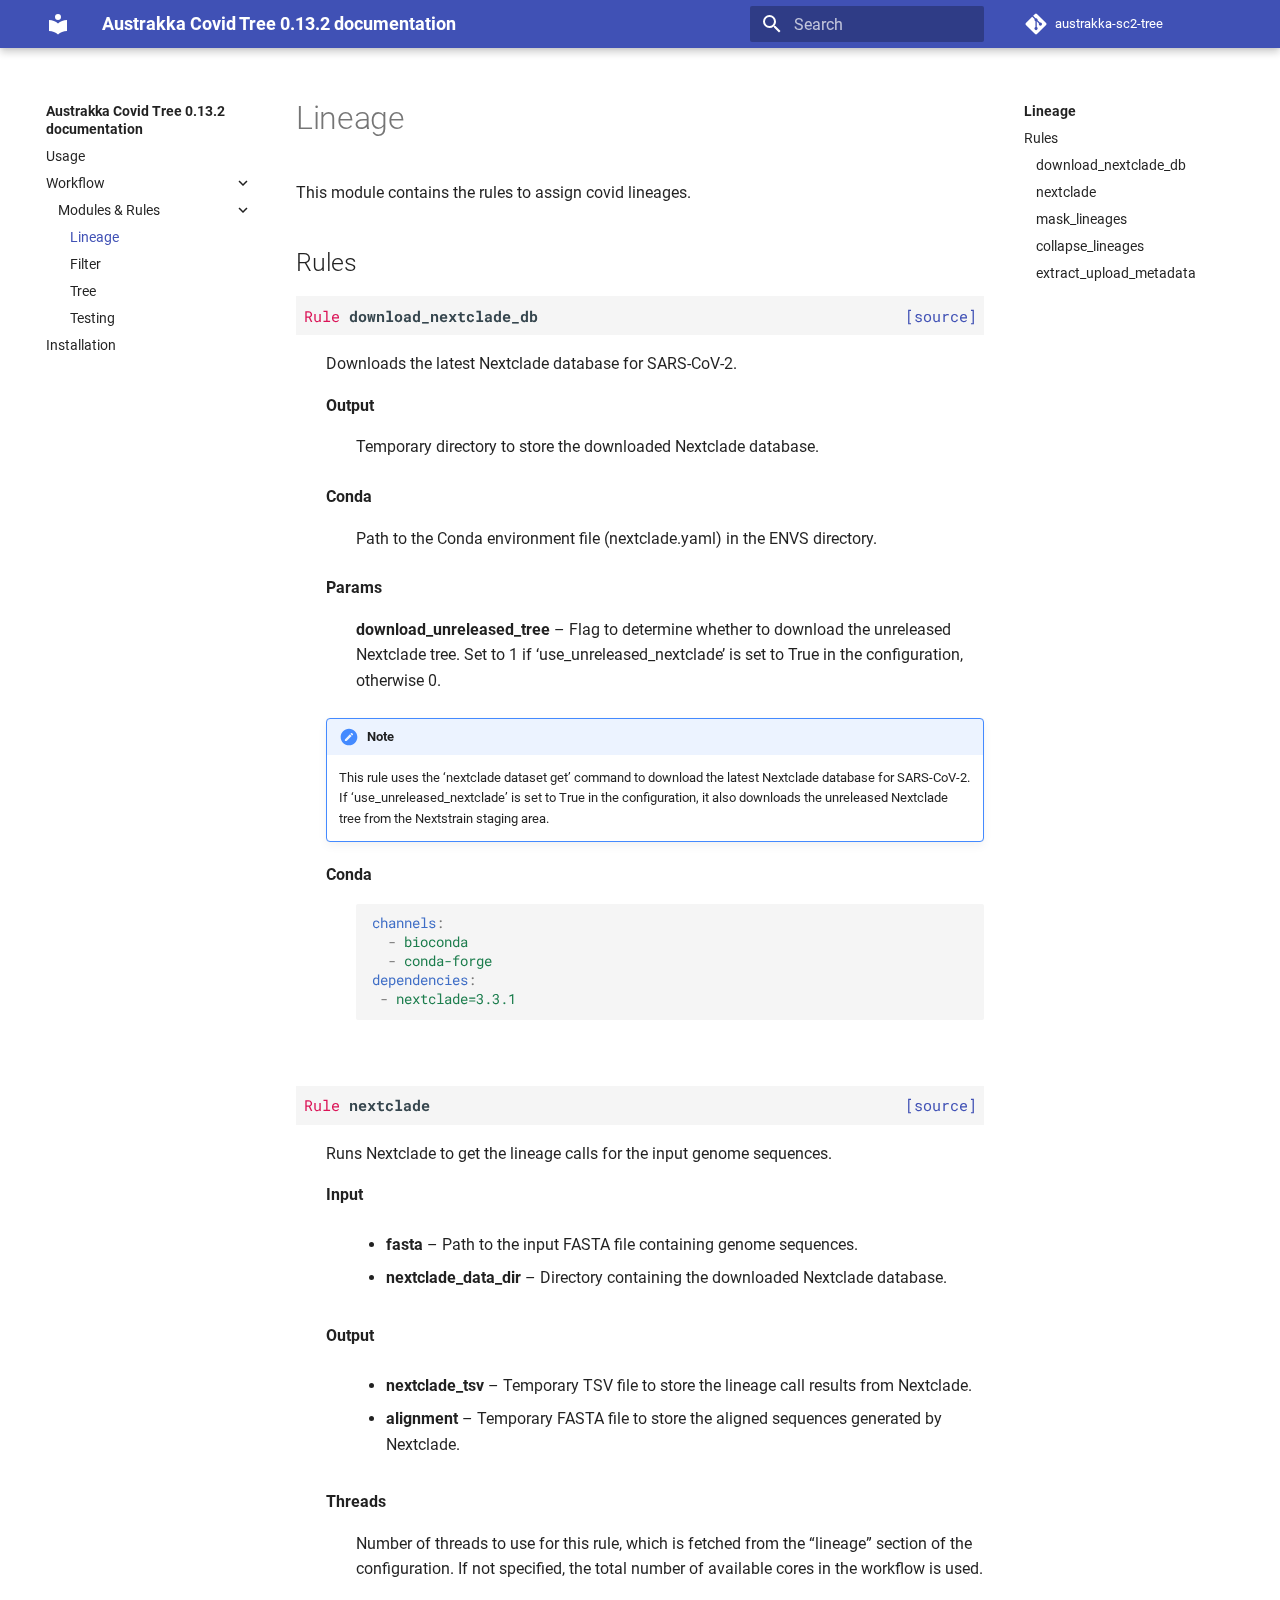
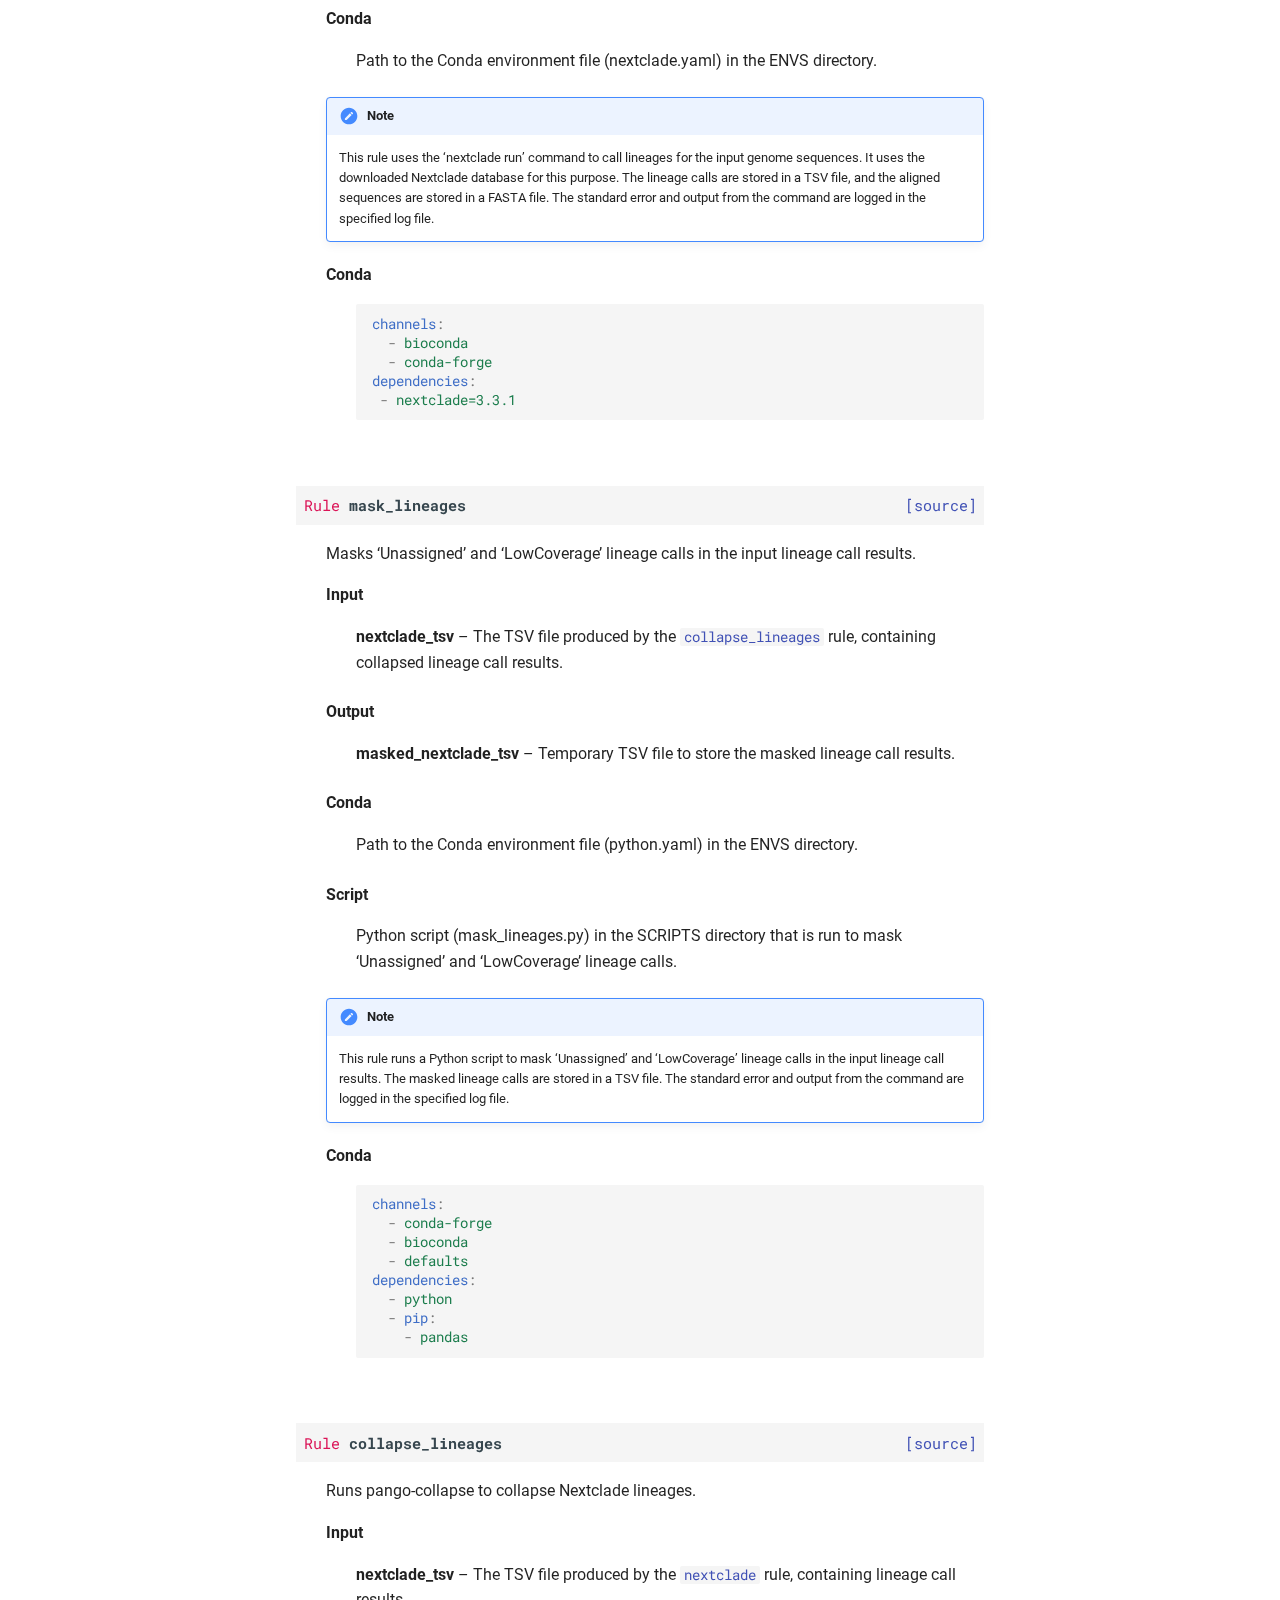
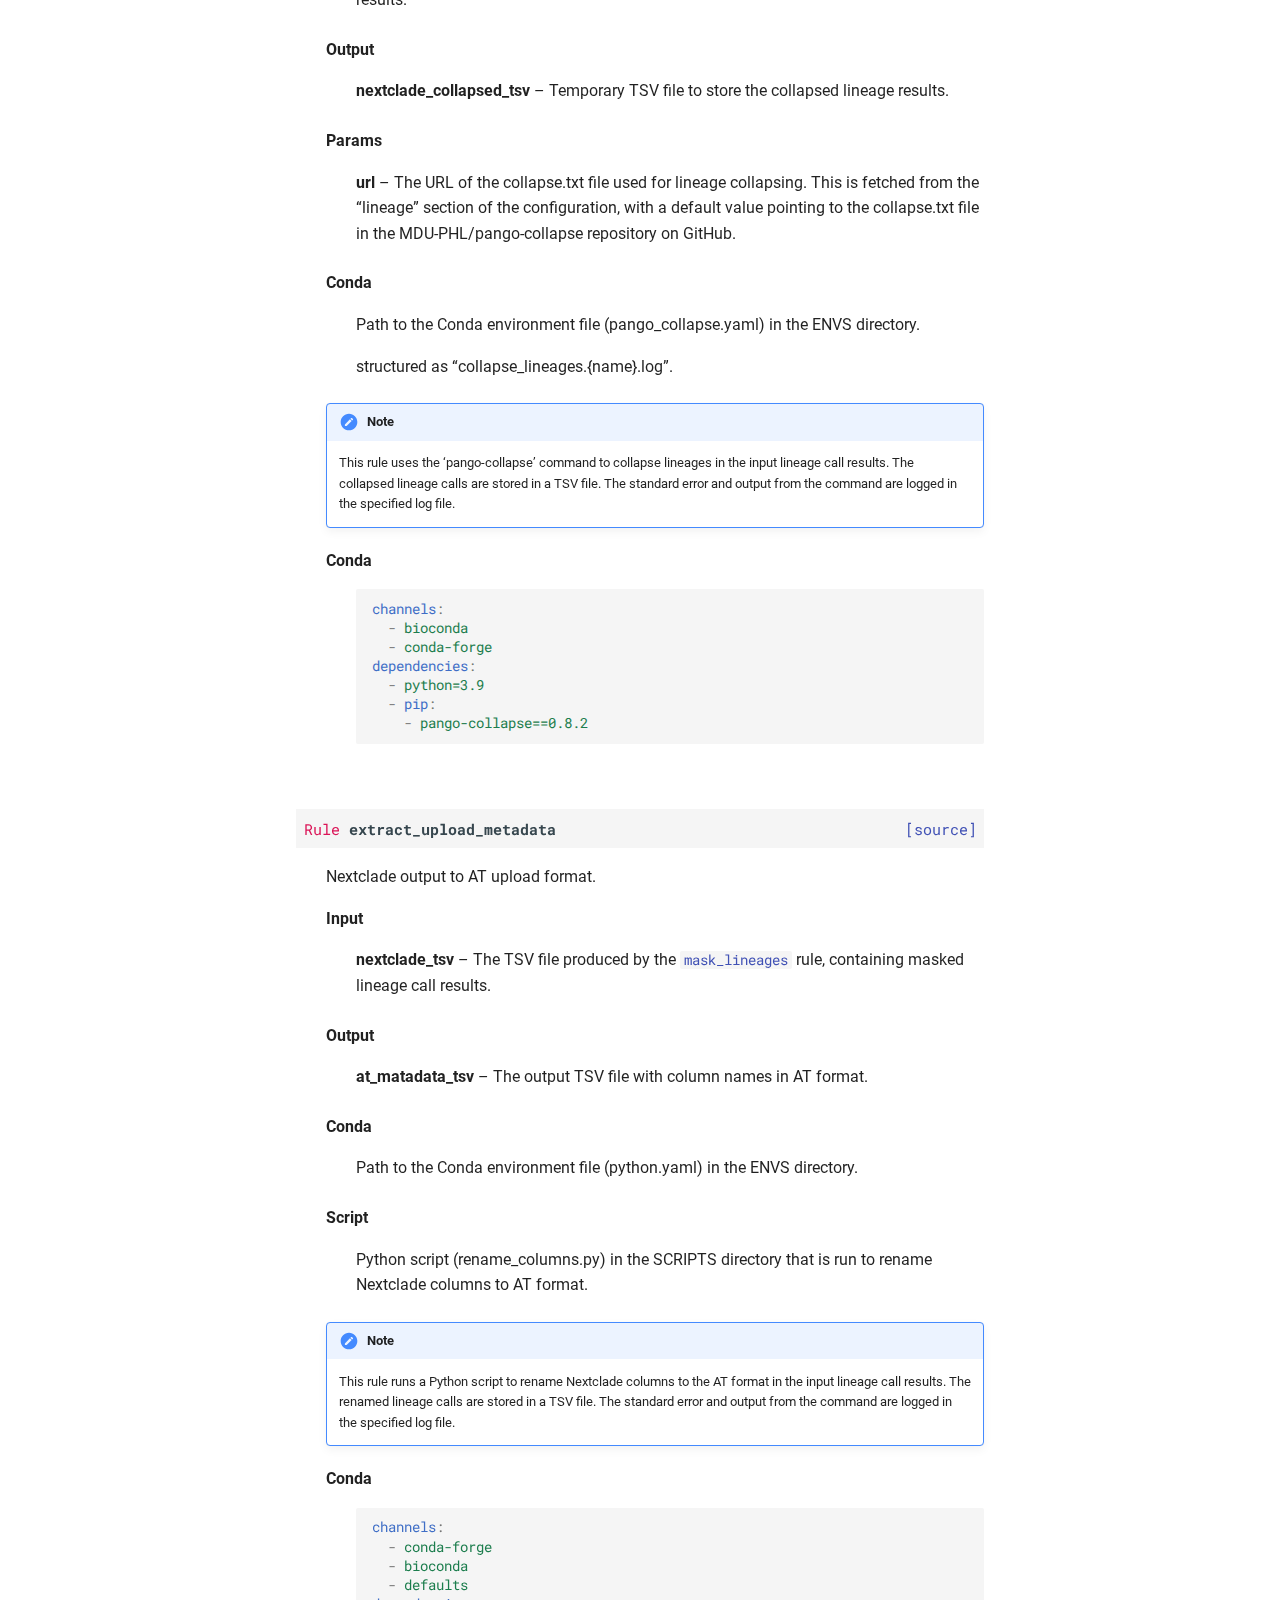
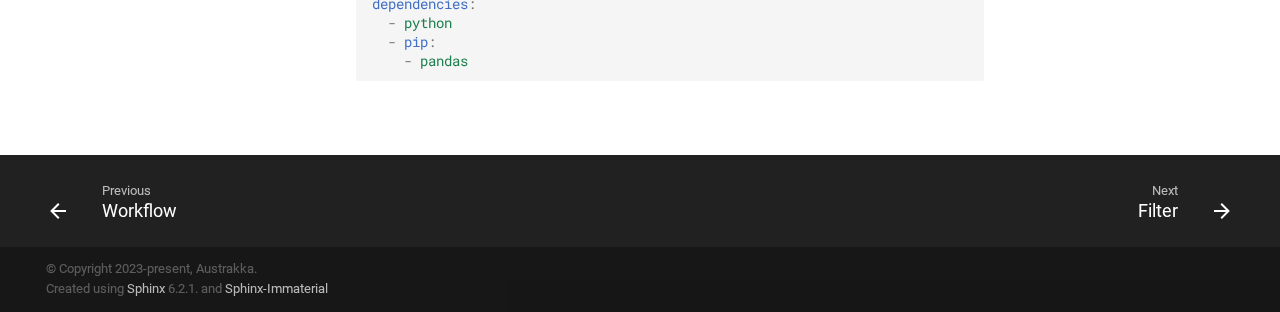
<file: modules/lineage.html>
<!doctype html>
<html lang="en" class="no-js">
  <head>
    
      <meta charset="utf-8">
      <meta name="viewport" content="width=device-width,initial-scale=1">
      
      
      
      <link rel="icon" href="">
    
    
      
        <title>Lineage - Austrakka Covid Tree 0.13.2 documentation</title>
      
    
    
      
      

    
    
    
      
        
        
        <style>:root{--md-text-font:"Roboto";--md-code-font:"Roboto Mono"}</style>
      
    
        <link rel="stylesheet" type="text/css" href="../_static/sphinx_immaterial_theme.f3acc93d38188d70c.min.css" />
    <script>__md_scope=new URL("..",location),__md_hash=e=>[...e].reduce((e,_)=>(e<<5)-e+_.charCodeAt(0),0),__md_get=(e,_=localStorage,t=__md_scope)=>JSON.parse(_.getItem(t.pathname+"."+e)),__md_set=(e,_,t=localStorage,a=__md_scope)=>{try{t.setItem(a.pathname+"."+e,JSON.stringify(_))}catch(e){}}</script>
    
      

    
    
    
  </head>
  
  
    <body dir="ltr">
  
    
    
      <script>var palette=__md_get("__palette");if(palette&&"object"==typeof palette.color)for(var key of Object.keys(palette.color))document.body.setAttribute("data-md-color-"+key,palette.color[key])</script>
    
    <input class="md-toggle" data-md-toggle="drawer" type="checkbox" id="__drawer" autocomplete="off">
    <input class="md-toggle" data-md-toggle="search" type="checkbox" id="__search" autocomplete="off">
    <label class="md-overlay" for="__drawer"></label>
    <div data-md-component="skip">
      
        
        <a href="#rules" class="md-skip">
          Skip to content
        </a>
      
    </div>
    <div data-md-component="announce">
      
    </div>
    
    
      

<header class="md-header" data-md-component="header">
  <nav class="md-header__inner md-grid" aria-label="Header">
    <a href="../index.html" title="Austrakka Covid Tree 0.13.2 documentation" class="md-header__button md-logo" aria-label="Austrakka Covid Tree 0.13.2 documentation" data-md-component="logo">
      
  
  <svg xmlns="http://www.w3.org/2000/svg" viewBox="0 0 24 24"><path d="M12 8a3 3 0 0 0 3-3 3 3 0 0 0-3-3 3 3 0 0 0-3 3 3 3 0 0 0 3 3m0 3.54C9.64 9.35 6.5 8 3 8v11c3.5 0 6.64 1.35 9 3.54 2.36-2.19 5.5-3.54 9-3.54V8c-3.5 0-6.64 1.35-9 3.54Z"/></svg>
    </a>
    <label class="md-header__button md-icon" for="__drawer">
      <svg xmlns="http://www.w3.org/2000/svg" viewBox="0 0 24 24"><path d="M3 6h18v2H3V6m0 5h18v2H3v-2m0 5h18v2H3v-2Z"/></svg>
    </label>
    <div class="md-header__title" data-md-component="header-title">
      <div class="md-header__ellipsis">
        <div class="md-header__topic">
          <span class="md-ellipsis">
            Austrakka Covid Tree 0.13.2 documentation
          </span>
        </div>
        <div class="md-header__topic" data-md-component="header-topic">
          <span class="md-ellipsis">
            
              Lineage
            
          </span>
        </div>
      </div>
    </div>
    
      <form class="md-header__option" data-md-component="palette">
        
      </form>
    
    
    
      <label class="md-header__button md-icon" for="__search">
        <svg xmlns="http://www.w3.org/2000/svg" viewBox="0 0 24 24"><path d="M9.5 3A6.5 6.5 0 0 1 16 9.5c0 1.61-.59 3.09-1.56 4.23l.27.27h.79l5 5-1.5 1.5-5-5v-.79l-.27-.27A6.516 6.516 0 0 1 9.5 16 6.5 6.5 0 0 1 3 9.5 6.5 6.5 0 0 1 9.5 3m0 2C7 5 5 7 5 9.5S7 14 9.5 14 14 12 14 9.5 12 5 9.5 5Z"/></svg>
      </label>
      <div class="md-search" data-md-component="search" role="dialog">
  <label class="md-search__overlay" for="__search"></label>
  <div class="md-search__inner" role="search">
    <form class="md-search__form" name="search">
      <input type="text" class="md-search__input" name="query" aria-label="Search" placeholder="Search" autocapitalize="off" autocorrect="off" autocomplete="off" spellcheck="false" data-md-component="search-query" required>
      <label class="md-search__icon md-icon" for="__search">
        <svg xmlns="http://www.w3.org/2000/svg" viewBox="0 0 24 24"><path d="M9.5 3A6.5 6.5 0 0 1 16 9.5c0 1.61-.59 3.09-1.56 4.23l.27.27h.79l5 5-1.5 1.5-5-5v-.79l-.27-.27A6.516 6.516 0 0 1 9.5 16 6.5 6.5 0 0 1 3 9.5 6.5 6.5 0 0 1 9.5 3m0 2C7 5 5 7 5 9.5S7 14 9.5 14 14 12 14 9.5 12 5 9.5 5Z"/></svg>
        <svg xmlns="http://www.w3.org/2000/svg" viewBox="0 0 24 24"><path d="M20 11v2H8l5.5 5.5-1.42 1.42L4.16 12l7.92-7.92L13.5 5.5 8 11h12Z"/></svg>
      </label>
      <nav class="md-search__options" aria-label="Search">
        
        <button type="reset" class="md-search__icon md-icon" title="Clear" aria-label="Clear" tabindex="-1">
          <svg xmlns="http://www.w3.org/2000/svg" viewBox="0 0 24 24"><path d="M19 6.41 17.59 5 12 10.59 6.41 5 5 6.41 10.59 12 5 17.59 6.41 19 12 13.41 17.59 19 19 17.59 13.41 12 19 6.41Z"/></svg>
        </button>
      </nav>
      
    </form>
    <div class="md-search__output">
      <div class="md-search__scrollwrap" data-md-scrollfix>
        <div class="md-search-result" data-md-component="search-result">
          <div class="md-search-result__meta">
            Initializing search
          </div>
          <ol class="md-search-result__list"></ol>
        </div>
      </div>
    </div>
  </div>
</div>
    
    
      <div class="md-header__source">
        <a href="https://github.com/AusTrakka/austrakka-sc2-tree" title="Go to repository" class="md-source" data-md-component="source">
  <div class="md-source__icon md-icon">
    
    <svg xmlns="http://www.w3.org/2000/svg" viewBox="0 0 448 512"><!--! Font Awesome Free 6.2.0 by @fontawesome - https://fontawesome.com License - https://fontawesome.com/license/free (Icons: CC BY 4.0, Fonts: SIL OFL 1.1, Code: MIT License) Copyright 2022 Fonticons, Inc.--><path d="M439.55 236.05 244 40.45a28.87 28.87 0 0 0-40.81 0l-40.66 40.63 51.52 51.52c27.06-9.14 52.68 16.77 43.39 43.68l49.66 49.66c34.23-11.8 61.18 31 35.47 56.69-26.49 26.49-70.21-2.87-56-37.34L240.22 199v121.85c25.3 12.54 22.26 41.85 9.08 55a34.34 34.34 0 0 1-48.55 0c-17.57-17.6-11.07-46.91 11.25-56v-123c-20.8-8.51-24.6-30.74-18.64-45L142.57 101 8.45 235.14a28.86 28.86 0 0 0 0 40.81l195.61 195.6a28.86 28.86 0 0 0 40.8 0l194.69-194.69a28.86 28.86 0 0 0 0-40.81z"/></svg>
  </div>
  <div class="md-source__repository">
    austrakka-sc2-tree
  </div>
</a>
      </div>
    
  </nav>
  
</header>
    
    <div class="md-container" data-md-component="container">
      
      
      
      
        
          
        
      
      <main class="md-main" data-md-component="main">
        <div class="md-main__inner md-grid">
          
            
              
              <div class="md-sidebar md-sidebar--primary" data-md-component="sidebar" data-md-type="navigation" >
                <div class="md-sidebar__scrollwrap">
                  <div class="md-sidebar__inner">
                    


<nav class="md-nav md-nav--primary" aria-label="Navigation" data-md-level="0">
  <label class="md-nav__title" for="__drawer">
    <a href="../index.html" title="Austrakka Covid Tree 0.13.2 documentation" class="md-nav__button md-logo" aria-label="Austrakka Covid Tree 0.13.2 documentation" data-md-component="logo">
      
  
  <svg xmlns="http://www.w3.org/2000/svg" viewBox="0 0 24 24"><path d="M12 8a3 3 0 0 0 3-3 3 3 0 0 0-3-3 3 3 0 0 0-3 3 3 3 0 0 0 3 3m0 3.54C9.64 9.35 6.5 8 3 8v11c3.5 0 6.64 1.35 9 3.54 2.36-2.19 5.5-3.54 9-3.54V8c-3.5 0-6.64 1.35-9 3.54Z"/></svg>
    </a>
    Austrakka Covid Tree 0.13.2 documentation
  </label>
  
    <div class="md-nav__source">
      <a href="https://github.com/AusTrakka/austrakka-sc2-tree" title="Go to repository" class="md-source" data-md-component="source">
  <div class="md-source__icon md-icon">
    
    <svg xmlns="http://www.w3.org/2000/svg" viewBox="0 0 448 512"><!--! Font Awesome Free 6.2.0 by @fontawesome - https://fontawesome.com License - https://fontawesome.com/license/free (Icons: CC BY 4.0, Fonts: SIL OFL 1.1, Code: MIT License) Copyright 2022 Fonticons, Inc.--><path d="M439.55 236.05 244 40.45a28.87 28.87 0 0 0-40.81 0l-40.66 40.63 51.52 51.52c27.06-9.14 52.68 16.77 43.39 43.68l49.66 49.66c34.23-11.8 61.18 31 35.47 56.69-26.49 26.49-70.21-2.87-56-37.34L240.22 199v121.85c25.3 12.54 22.26 41.85 9.08 55a34.34 34.34 0 0 1-48.55 0c-17.57-17.6-11.07-46.91 11.25-56v-123c-20.8-8.51-24.6-30.74-18.64-45L142.57 101 8.45 235.14a28.86 28.86 0 0 0 0 40.81l195.61 195.6a28.86 28.86 0 0 0 40.8 0l194.69-194.69a28.86 28.86 0 0 0 0-40.81z"/></svg>
  </div>
  <div class="md-source__repository">
    austrakka-sc2-tree
  </div>
</a>
    </div>
  
  <ul class="md-nav__list" data-md-scrollfix>
    
      
      
      

  
  
  
  
    <li class="md-nav__item">
      <a href="../usage.html" class="md-nav__link">
        <span class="md-ellipsis">Usage</span>
      </a>
    </li>
  

    
      
      
      

  
  
    
  
  
    
    <li class="md-nav__item md-nav__item--active md-nav__item--nested">
      
      
        <input class="md-nav__toggle md-toggle" data-md-toggle="__nav_2" type="checkbox" id="__nav_2" checked>
      
      
      
        
        <div class="md-nav__link md-nav__link--index ">
          <a href="../workflow.html"><span class="md-ellipsis">Workflow</span></a>
          
            <label for="__nav_2">
              <span class="md-nav__icon md-icon"></span>
            </label>
          
        </div>
      
      <nav class="md-nav" aria-label="Workflow" data-md-level="1">
        <label class="md-nav__title" for="__nav_2">
          <span class="md-nav__icon md-icon"></span>
          <span class="md-ellipsis">Workflow</span>
        </label>
        <ul class="md-nav__list" data-md-scrollfix>
          
            
              
  
  
    
  
  
    
    <li class="md-nav__item md-nav__item--active md-nav__item--nested">
      
      
        <input class="md-nav__toggle md-toggle" data-md-toggle="__nav_2_1" type="checkbox" id="__nav_2_1" checked>
      
      
      
        
        <div class="md-nav__link md-nav__link--index ">
          <a href="../workflow.html#modules-rules"><span class="md-ellipsis">Modules &amp; Rules</span></a>
          
            <label for="__nav_2_1">
              <span class="md-nav__icon md-icon"></span>
            </label>
          
        </div>
      
      <nav class="md-nav" aria-label="Modules &amp; Rules" data-md-level="2">
        <label class="md-nav__title" for="__nav_2_1">
          <span class="md-nav__icon md-icon"></span>
          <span class="md-ellipsis">Modules &amp; Rules</span>
        </label>
        <ul class="md-nav__list" data-md-scrollfix>
          
            
              
  
  
    
  
    
  
  
    <li class="md-nav__item md-nav__item--active">
      
      
      <input class="md-nav__toggle md-toggle" data-md-toggle="toc" type="checkbox" id="__toc">
      
        <label class="md-nav__link md-nav__link--active" for="__toc">
          <span class="md-ellipsis">Lineage</span>
          <span class="md-nav__icon md-icon"></span>
        </label>
      
      <a href="#" class="md-nav__link md-nav__link--active">
        <span class="md-ellipsis">Lineage</span>
      </a>
      
        

  

<nav class="md-nav md-nav--secondary">
  
  
    
  
  
    <label class="md-nav__title" for="__toc">
      <span class="md-nav__icon md-icon"></span>
      <span class="md-ellipsis">Lineage</span>
    </label>
    <ul class="md-nav__list" data-md-component="toc" data-md-scrollfix>
      
        <li class="md-nav__item">
  <a href="#rules" class="md-nav__link">
    <span class="md-ellipsis">Rules</span>
  </a>
  
    <nav class="md-nav" aria-label="Rules">
      <ul class="md-nav__list">
        
          <li class="md-nav__item">
  <a href="#rule-download_nextclade_db" class="md-nav__link">
    <span title="rule.download_nextclade_db (Snakemake rule)" class="md-ellipsis">download_<wbr>nextclade_<wbr>db</span>
  </a>
  
</li>
        
          <li class="md-nav__item">
  <a href="#rule-nextclade" class="md-nav__link">
    <span title="rule.nextclade (Snakemake rule)" class="md-ellipsis">nextclade</span>
  </a>
  
</li>
        
          <li class="md-nav__item">
  <a href="#rule-mask_lineages" class="md-nav__link">
    <span title="rule.mask_lineages (Snakemake rule)" class="md-ellipsis">mask_<wbr>lineages</span>
  </a>
  
</li>
        
          <li class="md-nav__item">
  <a href="#rule-collapse_lineages" class="md-nav__link">
    <span title="rule.collapse_lineages (Snakemake rule)" class="md-ellipsis">collapse_<wbr>lineages</span>
  </a>
  
</li>
        
          <li class="md-nav__item">
  <a href="#rule-extract_upload_metadata" class="md-nav__link">
    <span title="rule.extract_upload_metadata (Snakemake rule)" class="md-ellipsis">extract_<wbr>upload_<wbr>metadata</span>
  </a>
  
</li>
        
      </ul>
    </nav>
  
</li>
      
    </ul>
  
</nav>
      
    </li>
  

            
          
            
              
  
  
  
  
    <li class="md-nav__item">
      <a href="filter.html" class="md-nav__link">
        <span class="md-ellipsis">Filter</span>
      </a>
    </li>
  

            
          
            
              
  
  
  
  
    <li class="md-nav__item">
      <a href="tree.html" class="md-nav__link">
        <span class="md-ellipsis">Tree</span>
      </a>
    </li>
  

            
          
            
              
  
  
  
  
    <li class="md-nav__item">
      <a href="phytest.html" class="md-nav__link">
        <span class="md-ellipsis">Testing</span>
      </a>
    </li>
  

            
          
        </ul>
      </nav>
    </li>
  
  

            
          
        </ul>
      </nav>
    </li>
  
  

    
      
      
      

  
  
  
  
    <li class="md-nav__item">
      <a href="../installation.html" class="md-nav__link">
        <span class="md-ellipsis">Installation</span>
      </a>
    </li>
  

    
  </ul>
</nav>
                  </div>
                </div>
              </div>
            
            
              
              <div class="md-sidebar md-sidebar--secondary" data-md-component="sidebar" data-md-type="toc" >
                <div class="md-sidebar__scrollwrap">
                  <div class="md-sidebar__inner">
                    

  

<nav class="md-nav md-nav--secondary">
  
  
  
    <label class="md-nav__title" for="__toc">
      <span class="md-nav__icon md-icon"></span>
      <span class="md-ellipsis">Lineage</span>
    </label>
    <ul class="md-nav__list" data-md-component="toc" data-md-scrollfix>
      
        <li class="md-nav__item">
  <a href="#rules" class="md-nav__link">
    <span class="md-ellipsis">Rules</span>
  </a>
  
    <nav class="md-nav" aria-label="Rules">
      <ul class="md-nav__list">
        
          <li class="md-nav__item">
  <a href="#rule-download_nextclade_db" class="md-nav__link">
    <span title="rule.download_nextclade_db (Snakemake rule)" class="md-ellipsis">download_<wbr>nextclade_<wbr>db</span>
  </a>
  
</li>
        
          <li class="md-nav__item">
  <a href="#rule-nextclade" class="md-nav__link">
    <span title="rule.nextclade (Snakemake rule)" class="md-ellipsis">nextclade</span>
  </a>
  
</li>
        
          <li class="md-nav__item">
  <a href="#rule-mask_lineages" class="md-nav__link">
    <span title="rule.mask_lineages (Snakemake rule)" class="md-ellipsis">mask_<wbr>lineages</span>
  </a>
  
</li>
        
          <li class="md-nav__item">
  <a href="#rule-collapse_lineages" class="md-nav__link">
    <span title="rule.collapse_lineages (Snakemake rule)" class="md-ellipsis">collapse_<wbr>lineages</span>
  </a>
  
</li>
        
          <li class="md-nav__item">
  <a href="#rule-extract_upload_metadata" class="md-nav__link">
    <span title="rule.extract_upload_metadata (Snakemake rule)" class="md-ellipsis">extract_<wbr>upload_<wbr>metadata</span>
  </a>
  
</li>
        
      </ul>
    </nav>
  
</li>
      
    </ul>
  
</nav>
                  </div>
                </div>
              </div>
            
          
          
            <div class="md-content" data-md-component="content">
              <article class="md-content__inner md-typeset" role="main">
                  


<h1 id="lineage"><span id="id1"></span>Lineage<a class="headerlink" href="#lineage" title="Permalink to this heading">¶</a></h1>
<p>This module contains the rules to assign covid lineages.</p>
<h2 id="rules">Rules<a class="headerlink" href="#rules" title="Permalink to this heading">¶</a></h2>
<dl class="smk rule objdesc">
<dt class="sig sig-object highlight smk" id="rule-download_nextclade_db">
<span class="desctype"><span class="pre">Rule</span></span><span class="w"> </span><span class="sig-name descname"><span class="pre">download_nextclade_db</span></span><a class="reference external" href="https://github.com/AusTrakka/austrakka-sc2-tree/blob/main/src/austrakka_sc2_tree/workflow/rules/lineage.smk#L1"><span class="viewcode-link"><span class="pre">[source]</span></span></a><a class="headerlink" href="#rule-download_nextclade_db" title="Permalink to this definition">¶</a></dt>
<dd><p>Downloads the latest Nextclade database for SARS-CoV-2.</p>
<dl class="field-list simple">
<dt class="field-odd" id="rule-download_nextclade_db-output">Output<span class="colon">:</span><a class="headerlink" href="#rule-download_nextclade_db-output" title="Permalink to this headline">¶</a></dt>
<dd class="field-odd"><p>Temporary directory to store the downloaded Nextclade database.</p>
</dd>
<dt class="field-even" id="rule-download_nextclade_db-conda">Conda<span class="colon">:</span><a class="headerlink" href="#rule-download_nextclade_db-conda" title="Permalink to this headline">¶</a></dt>
<dd class="field-even"><p>Path to the Conda environment file (nextclade.yaml) in the ENVS directory.</p>
</dd>
<dt class="field-odd" id="rule-download_nextclade_db-params">Params<span class="colon">:</span><a class="headerlink" href="#rule-download_nextclade_db-params" title="Permalink to this headline">¶</a></dt>
<dd class="field-odd"><p><strong>download_unreleased_tree</strong> – Flag to determine whether to download the unreleased Nextclade tree. Set to 1 if
‘use_unreleased_nextclade’ is set to True in the configuration, otherwise 0.</p>
</dd>
</dl>
<div class="note admonition">
<p class="admonition-title">Note</p>
<p>This rule uses the ‘nextclade dataset get’ command to download the latest Nextclade database for SARS-CoV-2.
If ‘use_unreleased_nextclade’ is set to True in the configuration, it also downloads the unreleased Nextclade
tree from the Nextstrain staging area.</p>
</div>
<dl class="field-list">
<dt class="field-odd" id="rule-download_nextclade_db-conda">Conda<span class="colon">:</span><a class="headerlink" href="#rule-download_nextclade_db-conda" title="Permalink to this headline">¶</a></dt>
<dd class="field-odd"><div class="highlight-yaml notranslate"><div class="highlight"><pre><span></span><code><span class="nt">channels</span><span class="p">:</span>
<span class="w">  </span><span class="p p-Indicator">-</span><span class="w"> </span><span class="l l-Scalar l-Scalar-Plain">bioconda</span>
<span class="w">  </span><span class="p p-Indicator">-</span><span class="w"> </span><span class="l l-Scalar l-Scalar-Plain">conda-forge</span>
<span class="nt">dependencies</span><span class="p">:</span>
<span class="w"> </span><span class="p p-Indicator">-</span><span class="w"> </span><span class="l l-Scalar l-Scalar-Plain">nextclade=3.3.1</span>
</code></pre></div>
</div>
</dd>
</dl>
</dd></dl>

<div class="line-block">
<div class="line"><br /></div>
</div>
<dl class="smk rule objdesc">
<dt class="sig sig-object highlight smk" id="rule-nextclade">
<span class="desctype"><span class="pre">Rule</span></span><span class="w"> </span><span class="sig-name descname"><span class="pre">nextclade</span></span><a class="reference external" href="https://github.com/AusTrakka/austrakka-sc2-tree/blob/main/src/austrakka_sc2_tree/workflow/rules/lineage.smk#L36"><span class="viewcode-link"><span class="pre">[source]</span></span></a><a class="headerlink" href="#rule-nextclade" title="Permalink to this definition">¶</a></dt>
<dd><p>Runs Nextclade to get the lineage calls for the input genome sequences.</p>
<dl class="field-list simple">
<dt class="field-odd" id="rule-nextclade-input">Input<span class="colon">:</span><a class="headerlink" href="#rule-nextclade-input" title="Permalink to this headline">¶</a></dt>
<dd class="field-odd"><ul class="simple">
<li><p><strong>fasta</strong> – Path to the input FASTA file containing genome sequences.</p></li>
<li><p><strong>nextclade_data_dir</strong> – Directory containing the downloaded Nextclade database.</p></li>
</ul>
</dd>
<dt class="field-even" id="rule-nextclade-output">Output<span class="colon">:</span><a class="headerlink" href="#rule-nextclade-output" title="Permalink to this headline">¶</a></dt>
<dd class="field-even"><ul class="simple">
<li><p><strong>nextclade_tsv</strong> – Temporary TSV file to store the lineage call results from Nextclade.</p></li>
<li><p><strong>alignment</strong> – Temporary FASTA file to store the aligned sequences generated by Nextclade.</p></li>
</ul>
</dd>
<dt class="field-odd" id="rule-nextclade-threads">Threads<span class="colon">:</span><a class="headerlink" href="#rule-nextclade-threads" title="Permalink to this headline">¶</a></dt>
<dd class="field-odd"><p>Number of threads to use for this rule, which is fetched from the “lineage” section of the
configuration. If not specified, the total number of available cores in the workflow
is used.</p>
</dd>
<dt class="field-even" id="rule-nextclade-conda">Conda<span class="colon">:</span><a class="headerlink" href="#rule-nextclade-conda" title="Permalink to this headline">¶</a></dt>
<dd class="field-even"><p>Path to the Conda environment file (nextclade.yaml) in the ENVS directory.</p>
</dd>
</dl>
<div class="note admonition">
<p class="admonition-title">Note</p>
<p>This rule uses the ‘nextclade run’ command to call lineages for the input genome sequences. It uses the downloaded
Nextclade database for this purpose. The lineage calls are stored in a TSV file, and the aligned sequences are
stored in a FASTA file. The standard error and output from the command are logged in the specified log file.</p>
</div>
<dl class="field-list">
<dt class="field-odd" id="rule-nextclade-conda">Conda<span class="colon">:</span><a class="headerlink" href="#rule-nextclade-conda" title="Permalink to this headline">¶</a></dt>
<dd class="field-odd"><div class="highlight-yaml notranslate"><div class="highlight"><pre><span></span><code><span class="nt">channels</span><span class="p">:</span>
<span class="w">  </span><span class="p p-Indicator">-</span><span class="w"> </span><span class="l l-Scalar l-Scalar-Plain">bioconda</span>
<span class="w">  </span><span class="p p-Indicator">-</span><span class="w"> </span><span class="l l-Scalar l-Scalar-Plain">conda-forge</span>
<span class="nt">dependencies</span><span class="p">:</span>
<span class="w"> </span><span class="p p-Indicator">-</span><span class="w"> </span><span class="l l-Scalar l-Scalar-Plain">nextclade=3.3.1</span>
</code></pre></div>
</div>
</dd>
</dl>
</dd></dl>

<div class="line-block">
<div class="line"><br /></div>
</div>
<dl class="smk rule objdesc">
<dt class="sig sig-object highlight smk" id="rule-mask_lineages">
<span class="desctype"><span class="pre">Rule</span></span><span class="w"> </span><span class="sig-name descname"><span class="pre">mask_lineages</span></span><a class="reference external" href="https://github.com/AusTrakka/austrakka-sc2-tree/blob/main/src/austrakka_sc2_tree/workflow/rules/lineage.smk#L88"><span class="viewcode-link"><span class="pre">[source]</span></span></a><a class="headerlink" href="#rule-mask_lineages" title="Permalink to this definition">¶</a></dt>
<dd><p>Masks ‘Unassigned’ and ‘LowCoverage’ lineage calls in the input lineage call results.</p>
<dl class="field-list simple">
<dt class="field-odd" id="rule-mask_lineages-input">Input<span class="colon">:</span><a class="headerlink" href="#rule-mask_lineages-input" title="Permalink to this headline">¶</a></dt>
<dd class="field-odd"><p><strong>nextclade_tsv</strong> – The TSV file produced by the <a class="reference internal" href="#rule-collapse_lineages" title="rule-collapse_lineages"><code class="xref smk smk-ref docutils literal notranslate"><span class="pre">collapse_lineages</span></code></a> rule, containing collapsed lineage call results.</p>
</dd>
<dt class="field-even" id="rule-mask_lineages-output">Output<span class="colon">:</span><a class="headerlink" href="#rule-mask_lineages-output" title="Permalink to this headline">¶</a></dt>
<dd class="field-even"><p><strong>masked_nextclade_tsv</strong> – Temporary TSV file to store the masked lineage call results.</p>
</dd>
<dt class="field-odd" id="rule-mask_lineages-conda">Conda<span class="colon">:</span><a class="headerlink" href="#rule-mask_lineages-conda" title="Permalink to this headline">¶</a></dt>
<dd class="field-odd"><p>Path to the Conda environment file (python.yaml) in the ENVS directory.</p>
</dd>
<dt class="field-even" id="rule-mask_lineages-script">Script<span class="colon">:</span><a class="headerlink" href="#rule-mask_lineages-script" title="Permalink to this headline">¶</a></dt>
<dd class="field-even"><p>Python script (mask_lineages.py) in the SCRIPTS directory that is run to mask ‘Unassigned’
and ‘LowCoverage’ lineage calls.</p>
</dd>
</dl>
<div class="note admonition">
<p class="admonition-title">Note</p>
<p>This rule runs a Python script to mask ‘Unassigned’ and ‘LowCoverage’ lineage calls in the input lineage call results.
The masked lineage calls are stored in a TSV file. The standard error and output from the command are logged in the
specified log file.</p>
</div>
<dl class="field-list">
<dt class="field-odd" id="rule-mask_lineages-conda">Conda<span class="colon">:</span><a class="headerlink" href="#rule-mask_lineages-conda" title="Permalink to this headline">¶</a></dt>
<dd class="field-odd"><div class="highlight-yaml notranslate"><div class="highlight"><pre><span></span><code><span class="nt">channels</span><span class="p">:</span>
<span class="w">  </span><span class="p p-Indicator">-</span><span class="w"> </span><span class="l l-Scalar l-Scalar-Plain">conda-forge</span>
<span class="w">  </span><span class="p p-Indicator">-</span><span class="w"> </span><span class="l l-Scalar l-Scalar-Plain">bioconda</span>
<span class="w">  </span><span class="p p-Indicator">-</span><span class="w"> </span><span class="l l-Scalar l-Scalar-Plain">defaults</span>
<span class="nt">dependencies</span><span class="p">:</span>
<span class="w">  </span><span class="p p-Indicator">-</span><span class="w"> </span><span class="l l-Scalar l-Scalar-Plain">python</span>
<span class="w">  </span><span class="p p-Indicator">-</span><span class="w"> </span><span class="nt">pip</span><span class="p">:</span>
<span class="w">    </span><span class="p p-Indicator">-</span><span class="w"> </span><span class="l l-Scalar l-Scalar-Plain">pandas</span>
</code></pre></div>
</div>
</dd>
</dl>
</dd></dl>

<div class="line-block">
<div class="line"><br /></div>
</div>
<dl class="smk rule objdesc">
<dt class="sig sig-object highlight smk" id="rule-collapse_lineages">
<span class="desctype"><span class="pre">Rule</span></span><span class="w"> </span><span class="sig-name descname"><span class="pre">collapse_lineages</span></span><a class="reference external" href="https://github.com/AusTrakka/austrakka-sc2-tree/blob/main/src/austrakka_sc2_tree/workflow/rules/lineage.smk#L119"><span class="viewcode-link"><span class="pre">[source]</span></span></a><a class="headerlink" href="#rule-collapse_lineages" title="Permalink to this definition">¶</a></dt>
<dd><p>Runs pango-collapse to collapse Nextclade lineages.</p>
<dl class="field-list">
<dt class="field-odd" id="rule-collapse_lineages-input">Input<span class="colon">:</span><a class="headerlink" href="#rule-collapse_lineages-input" title="Permalink to this headline">¶</a></dt>
<dd class="field-odd"><p><strong>nextclade_tsv</strong> – The TSV file produced by the <a class="reference internal" href="#rule-nextclade" title="rule-nextclade"><code class="xref smk smk-ref docutils literal notranslate"><span class="pre">nextclade</span></code></a> rule, containing lineage call results.</p>
</dd>
<dt class="field-even" id="rule-collapse_lineages-output">Output<span class="colon">:</span><a class="headerlink" href="#rule-collapse_lineages-output" title="Permalink to this headline">¶</a></dt>
<dd class="field-even"><p><strong>nextclade_collapsed_tsv</strong> – Temporary TSV file to store the collapsed lineage results.</p>
</dd>
<dt class="field-odd" id="rule-collapse_lineages-params">Params<span class="colon">:</span><a class="headerlink" href="#rule-collapse_lineages-params" title="Permalink to this headline">¶</a></dt>
<dd class="field-odd"><p><strong>url</strong> – The URL of the collapse.txt file used for lineage collapsing. This is fetched from the
“lineage” section of the configuration, with a default value pointing to the collapse.txt
file in the MDU-PHL/pango-collapse repository on GitHub.</p>
</dd>
<dt class="field-even" id="rule-collapse_lineages-conda">Conda<span class="colon">:</span><a class="headerlink" href="#rule-collapse_lineages-conda" title="Permalink to this headline">¶</a></dt>
<dd class="field-even"><p>Path to the Conda environment file (pango_collapse.yaml) in the ENVS directory.</p>
<p>structured as “collapse_lineages.{name}.log”.</p>
</dd>
</dl>
<div class="note admonition">
<p class="admonition-title">Note</p>
<p>This rule uses the ‘pango-collapse’ command to collapse lineages in the input lineage call results. The collapsed
lineage calls are stored in a TSV file. The standard error and output from the command are logged in the
specified log file.</p>
</div>
<dl class="field-list">
<dt class="field-odd" id="rule-collapse_lineages-conda">Conda<span class="colon">:</span><a class="headerlink" href="#rule-collapse_lineages-conda" title="Permalink to this headline">¶</a></dt>
<dd class="field-odd"><div class="highlight-yaml notranslate"><div class="highlight"><pre><span></span><code><span class="nt">channels</span><span class="p">:</span><span class="w">                                                                                                                                                                   </span>
<span class="w">  </span><span class="p p-Indicator">-</span><span class="w"> </span><span class="l l-Scalar l-Scalar-Plain">bioconda</span>
<span class="w">  </span><span class="p p-Indicator">-</span><span class="w"> </span><span class="l l-Scalar l-Scalar-Plain">conda-forge</span>
<span class="nt">dependencies</span><span class="p">:</span><span class="w">                                                                                                                                                               </span>
<span class="w">  </span><span class="p p-Indicator">-</span><span class="w"> </span><span class="l l-Scalar l-Scalar-Plain">python=3.9</span>
<span class="w">  </span><span class="p p-Indicator">-</span><span class="w"> </span><span class="nt">pip</span><span class="p">:</span>
<span class="w">    </span><span class="p p-Indicator">-</span><span class="w"> </span><span class="l l-Scalar l-Scalar-Plain">pango-collapse==0.8.2</span>
</code></pre></div>
</div>
</dd>
</dl>
</dd></dl>

<div class="line-block">
<div class="line"><br /></div>
</div>
<dl class="smk rule objdesc">
<dt class="sig sig-object highlight smk" id="rule-extract_upload_metadata">
<span class="desctype"><span class="pre">Rule</span></span><span class="w"> </span><span class="sig-name descname"><span class="pre">extract_upload_metadata</span></span><a class="reference external" href="https://github.com/AusTrakka/austrakka-sc2-tree/blob/main/src/austrakka_sc2_tree/workflow/rules/lineage.smk#L154"><span class="viewcode-link"><span class="pre">[source]</span></span></a><a class="headerlink" href="#rule-extract_upload_metadata" title="Permalink to this definition">¶</a></dt>
<dd><p>Nextclade output to AT upload format.</p>
<dl class="field-list simple">
<dt class="field-odd" id="rule-extract_upload_metadata-input">Input<span class="colon">:</span><a class="headerlink" href="#rule-extract_upload_metadata-input" title="Permalink to this headline">¶</a></dt>
<dd class="field-odd"><p><strong>nextclade_tsv</strong> – The TSV file produced by the <a class="reference internal" href="#rule-mask_lineages" title="rule-mask_lineages"><code class="xref smk smk-ref docutils literal notranslate"><span class="pre">mask_lineages</span></code></a> rule, containing masked lineage call results.</p>
</dd>
<dt class="field-even" id="rule-extract_upload_metadata-output">Output<span class="colon">:</span><a class="headerlink" href="#rule-extract_upload_metadata-output" title="Permalink to this headline">¶</a></dt>
<dd class="field-even"><p><strong>at_matadata_tsv</strong> – The output TSV file with column names in AT format.</p>
</dd>
<dt class="field-odd" id="rule-extract_upload_metadata-conda">Conda<span class="colon">:</span><a class="headerlink" href="#rule-extract_upload_metadata-conda" title="Permalink to this headline">¶</a></dt>
<dd class="field-odd"><p>Path to the Conda environment file (python.yaml) in the ENVS directory.</p>
</dd>
<dt class="field-even" id="rule-extract_upload_metadata-script">Script<span class="colon">:</span><a class="headerlink" href="#rule-extract_upload_metadata-script" title="Permalink to this headline">¶</a></dt>
<dd class="field-even"><p>Python script (rename_columns.py) in the SCRIPTS directory that is run to rename Nextclade
columns to AT format.</p>
</dd>
</dl>
<div class="note admonition">
<p class="admonition-title">Note</p>
<p>This rule runs a Python script to rename Nextclade columns to the AT format in the input lineage call results.
The renamed lineage calls are stored in a TSV file. The standard error and output from the command are logged in the
specified log file.</p>
</div>
<dl class="field-list">
<dt class="field-odd" id="rule-extract_upload_metadata-conda">Conda<span class="colon">:</span><a class="headerlink" href="#rule-extract_upload_metadata-conda" title="Permalink to this headline">¶</a></dt>
<dd class="field-odd"><div class="highlight-yaml notranslate"><div class="highlight"><pre><span></span><code><span class="nt">channels</span><span class="p">:</span>
<span class="w">  </span><span class="p p-Indicator">-</span><span class="w"> </span><span class="l l-Scalar l-Scalar-Plain">conda-forge</span>
<span class="w">  </span><span class="p p-Indicator">-</span><span class="w"> </span><span class="l l-Scalar l-Scalar-Plain">bioconda</span>
<span class="w">  </span><span class="p p-Indicator">-</span><span class="w"> </span><span class="l l-Scalar l-Scalar-Plain">defaults</span>
<span class="nt">dependencies</span><span class="p">:</span>
<span class="w">  </span><span class="p p-Indicator">-</span><span class="w"> </span><span class="l l-Scalar l-Scalar-Plain">python</span>
<span class="w">  </span><span class="p p-Indicator">-</span><span class="w"> </span><span class="nt">pip</span><span class="p">:</span>
<span class="w">    </span><span class="p p-Indicator">-</span><span class="w"> </span><span class="l l-Scalar l-Scalar-Plain">pandas</span>
</code></pre></div>
</div>
</dd>
</dl>
</dd></dl>

<div class="line-block">
<div class="line"><br /></div>
</div>






                
              </article>
            </div>
          
          
        </div>
        
      </main>
      
        <footer class="md-footer">
  
    
    <nav class="md-footer__inner md-grid" aria-label="Footer" >
      
        
        <a href="../workflow.html" class="md-footer__link md-footer__link--prev" aria-label="Previous: Workflow" rel="prev">
          <div class="md-footer__button md-icon">
            <svg xmlns="http://www.w3.org/2000/svg" viewBox="0 0 24 24"><path d="M20 11v2H8l5.5 5.5-1.42 1.42L4.16 12l7.92-7.92L13.5 5.5 8 11h12Z"/></svg>
          </div>
          <div class="md-footer__title">
            <div class="md-ellipsis">
              <span class="md-footer__direction">
                Previous
              </span>
              Workflow
            </div>
          </div>
        </a>
      
      
        
        <a href="filter.html" class="md-footer__link md-footer__link--next" aria-label="Next: Filter" rel="next">
          <div class="md-footer__title">
            <div class="md-ellipsis">
              <span class="md-footer__direction">
                Next
              </span>
              Filter
            </div>
          </div>
          <div class="md-footer__button md-icon">
            <svg xmlns="http://www.w3.org/2000/svg" viewBox="0 0 24 24"><path d="M4 11v2h12l-5.5 5.5 1.42 1.42L19.84 12l-7.92-7.92L10.5 5.5 16 11H4Z"/></svg>
          </div>
        </a>
      
    </nav>
  
  
  
  <div class="md-footer-meta md-typeset">
    
    <div class="md-footer-meta__inner md-grid">
      <div class="md-copyright">
  
    <div class="md-footer-copyright__highlight">
        &#169; Copyright 2023-present, Austrakka.
        
    </div>
  
    Created using
    <a href="https://www.sphinx-doc.org/" target="_blank" rel="noopener">Sphinx</a>
    6.2.1.
     and
    <a href="https://github.com/jbms/sphinx-immaterial/" target="_blank" rel="noopener">Sphinx-Immaterial</a>
  
</div>
      
    </div>
    
  </div>
</footer>
      
    </div>
    <div class="md-dialog" data-md-component="dialog">
      <div class="md-dialog__inner md-typeset"></div>
    </div>
    
    <script id="__config" type="application/json">{"base": "..", "features": ["content.code.annotate", "navigation.instant", "toc.follow"], "translations": {"clipboard.copied": "Copied to clipboard", "clipboard.copy": "Copy to clipboard", "search.config.lang": "en", "search.config.pipeline": "trimmer, stopWordFilter", "search.config.separator": "[\\s\\-]+", "search.placeholder": "Search", "search.result.more.one": "1 more on this page", "search.result.more.other": "# more on this page", "search.result.none": "No matching documents", "search.result.one": "1 matching document", "search.result.other": "# matching documents", "search.result.placeholder": "Type to start searching", "search.result.term.missing": "Missing", "select.version.title": "Select version"}}</script>
    
      
        <script src="../_static/sphinx_immaterial_theme.f9d9eeeb247ace16c.min.js"></script>
    
  </body>
</html>
</file>
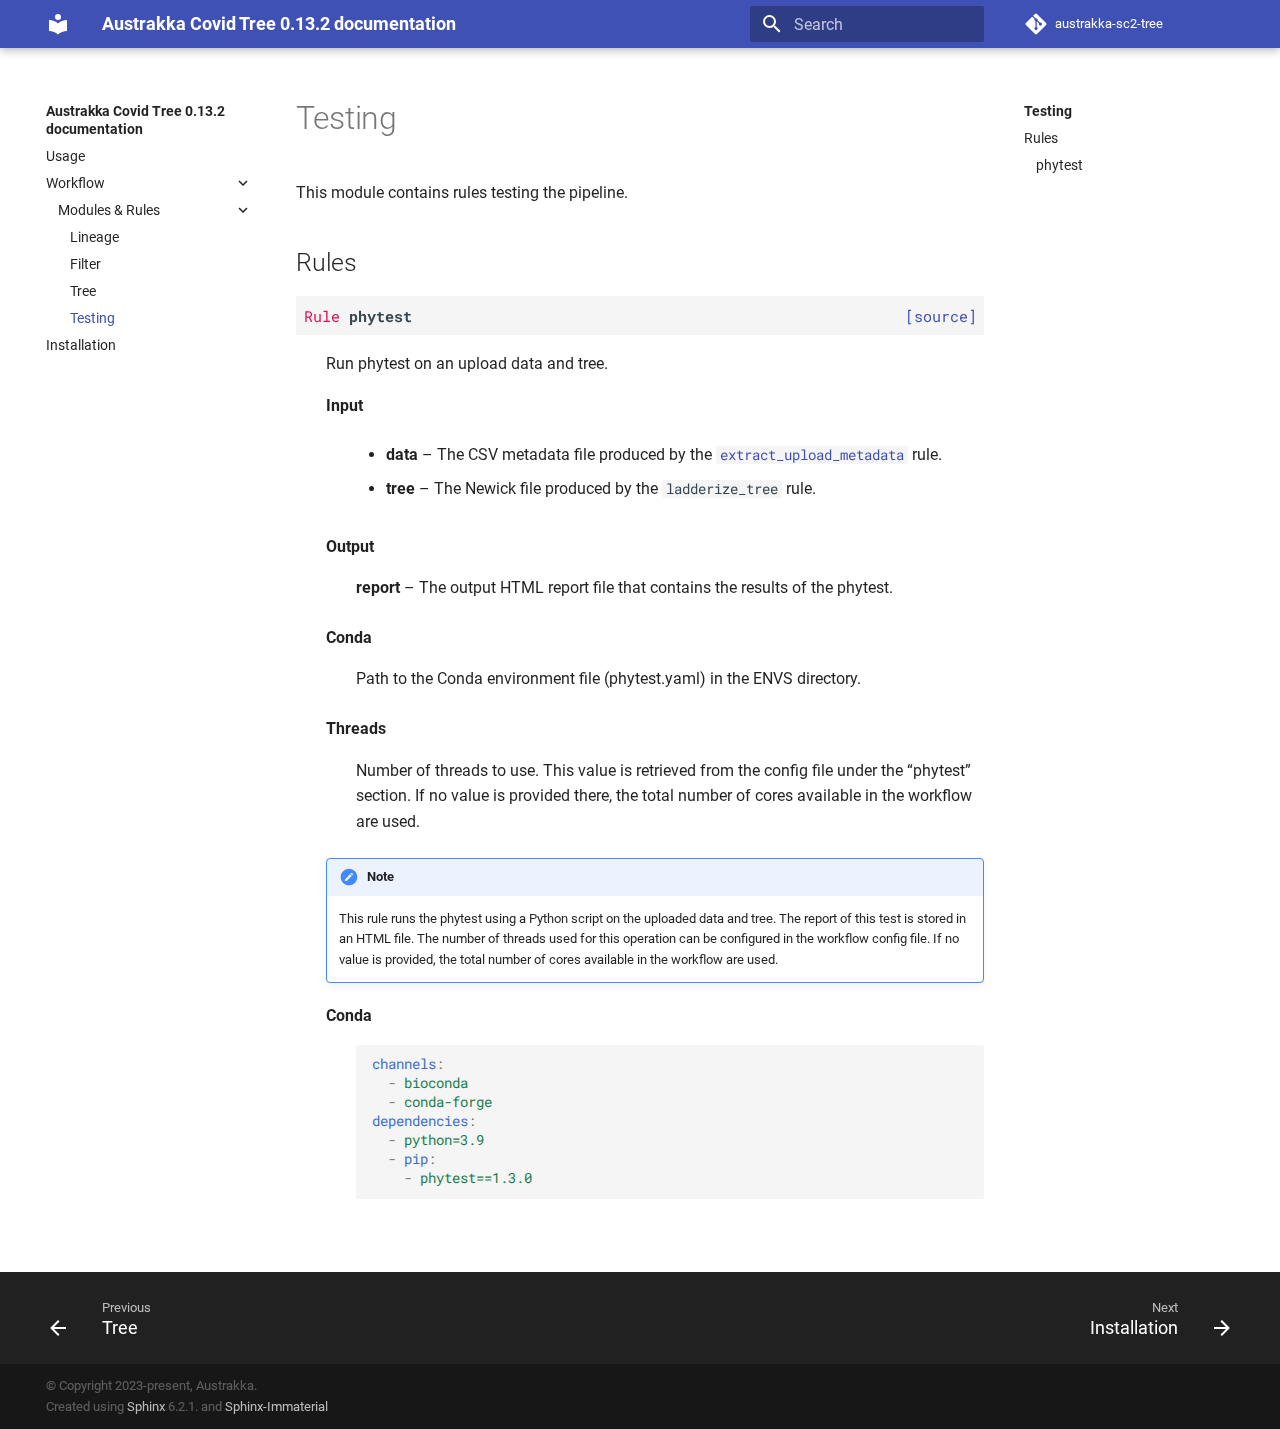
<file: modules/phytest.html>
<!doctype html>
<html lang="en" class="no-js">
  <head>
    
      <meta charset="utf-8">
      <meta name="viewport" content="width=device-width,initial-scale=1">
      
      
      
      <link rel="icon" href="">
    
    
      
        <title>Testing - Austrakka Covid Tree 0.13.2 documentation</title>
      
    
    
      
      

    
    
    
      
        
        
        <style>:root{--md-text-font:"Roboto";--md-code-font:"Roboto Mono"}</style>
      
    
        <link rel="stylesheet" type="text/css" href="../_static/sphinx_immaterial_theme.f3acc93d38188d70c.min.css" />
    <script>__md_scope=new URL("..",location),__md_hash=e=>[...e].reduce((e,_)=>(e<<5)-e+_.charCodeAt(0),0),__md_get=(e,_=localStorage,t=__md_scope)=>JSON.parse(_.getItem(t.pathname+"."+e)),__md_set=(e,_,t=localStorage,a=__md_scope)=>{try{t.setItem(a.pathname+"."+e,JSON.stringify(_))}catch(e){}}</script>
    
      

    
    
    
  </head>
  
  
    <body dir="ltr">
  
    
    
      <script>var palette=__md_get("__palette");if(palette&&"object"==typeof palette.color)for(var key of Object.keys(palette.color))document.body.setAttribute("data-md-color-"+key,palette.color[key])</script>
    
    <input class="md-toggle" data-md-toggle="drawer" type="checkbox" id="__drawer" autocomplete="off">
    <input class="md-toggle" data-md-toggle="search" type="checkbox" id="__search" autocomplete="off">
    <label class="md-overlay" for="__drawer"></label>
    <div data-md-component="skip">
      
        
        <a href="#rules" class="md-skip">
          Skip to content
        </a>
      
    </div>
    <div data-md-component="announce">
      
    </div>
    
    
      

<header class="md-header" data-md-component="header">
  <nav class="md-header__inner md-grid" aria-label="Header">
    <a href="../index.html" title="Austrakka Covid Tree 0.13.2 documentation" class="md-header__button md-logo" aria-label="Austrakka Covid Tree 0.13.2 documentation" data-md-component="logo">
      
  
  <svg xmlns="http://www.w3.org/2000/svg" viewBox="0 0 24 24"><path d="M12 8a3 3 0 0 0 3-3 3 3 0 0 0-3-3 3 3 0 0 0-3 3 3 3 0 0 0 3 3m0 3.54C9.64 9.35 6.5 8 3 8v11c3.5 0 6.64 1.35 9 3.54 2.36-2.19 5.5-3.54 9-3.54V8c-3.5 0-6.64 1.35-9 3.54Z"/></svg>
    </a>
    <label class="md-header__button md-icon" for="__drawer">
      <svg xmlns="http://www.w3.org/2000/svg" viewBox="0 0 24 24"><path d="M3 6h18v2H3V6m0 5h18v2H3v-2m0 5h18v2H3v-2Z"/></svg>
    </label>
    <div class="md-header__title" data-md-component="header-title">
      <div class="md-header__ellipsis">
        <div class="md-header__topic">
          <span class="md-ellipsis">
            Austrakka Covid Tree 0.13.2 documentation
          </span>
        </div>
        <div class="md-header__topic" data-md-component="header-topic">
          <span class="md-ellipsis">
            
              Testing
            
          </span>
        </div>
      </div>
    </div>
    
      <form class="md-header__option" data-md-component="palette">
        
      </form>
    
    
    
      <label class="md-header__button md-icon" for="__search">
        <svg xmlns="http://www.w3.org/2000/svg" viewBox="0 0 24 24"><path d="M9.5 3A6.5 6.5 0 0 1 16 9.5c0 1.61-.59 3.09-1.56 4.23l.27.27h.79l5 5-1.5 1.5-5-5v-.79l-.27-.27A6.516 6.516 0 0 1 9.5 16 6.5 6.5 0 0 1 3 9.5 6.5 6.5 0 0 1 9.5 3m0 2C7 5 5 7 5 9.5S7 14 9.5 14 14 12 14 9.5 12 5 9.5 5Z"/></svg>
      </label>
      <div class="md-search" data-md-component="search" role="dialog">
  <label class="md-search__overlay" for="__search"></label>
  <div class="md-search__inner" role="search">
    <form class="md-search__form" name="search">
      <input type="text" class="md-search__input" name="query" aria-label="Search" placeholder="Search" autocapitalize="off" autocorrect="off" autocomplete="off" spellcheck="false" data-md-component="search-query" required>
      <label class="md-search__icon md-icon" for="__search">
        <svg xmlns="http://www.w3.org/2000/svg" viewBox="0 0 24 24"><path d="M9.5 3A6.5 6.5 0 0 1 16 9.5c0 1.61-.59 3.09-1.56 4.23l.27.27h.79l5 5-1.5 1.5-5-5v-.79l-.27-.27A6.516 6.516 0 0 1 9.5 16 6.5 6.5 0 0 1 3 9.5 6.5 6.5 0 0 1 9.5 3m0 2C7 5 5 7 5 9.5S7 14 9.5 14 14 12 14 9.5 12 5 9.5 5Z"/></svg>
        <svg xmlns="http://www.w3.org/2000/svg" viewBox="0 0 24 24"><path d="M20 11v2H8l5.5 5.5-1.42 1.42L4.16 12l7.92-7.92L13.5 5.5 8 11h12Z"/></svg>
      </label>
      <nav class="md-search__options" aria-label="Search">
        
        <button type="reset" class="md-search__icon md-icon" title="Clear" aria-label="Clear" tabindex="-1">
          <svg xmlns="http://www.w3.org/2000/svg" viewBox="0 0 24 24"><path d="M19 6.41 17.59 5 12 10.59 6.41 5 5 6.41 10.59 12 5 17.59 6.41 19 12 13.41 17.59 19 19 17.59 13.41 12 19 6.41Z"/></svg>
        </button>
      </nav>
      
    </form>
    <div class="md-search__output">
      <div class="md-search__scrollwrap" data-md-scrollfix>
        <div class="md-search-result" data-md-component="search-result">
          <div class="md-search-result__meta">
            Initializing search
          </div>
          <ol class="md-search-result__list"></ol>
        </div>
      </div>
    </div>
  </div>
</div>
    
    
      <div class="md-header__source">
        <a href="https://github.com/AusTrakka/austrakka-sc2-tree" title="Go to repository" class="md-source" data-md-component="source">
  <div class="md-source__icon md-icon">
    
    <svg xmlns="http://www.w3.org/2000/svg" viewBox="0 0 448 512"><!--! Font Awesome Free 6.2.0 by @fontawesome - https://fontawesome.com License - https://fontawesome.com/license/free (Icons: CC BY 4.0, Fonts: SIL OFL 1.1, Code: MIT License) Copyright 2022 Fonticons, Inc.--><path d="M439.55 236.05 244 40.45a28.87 28.87 0 0 0-40.81 0l-40.66 40.63 51.52 51.52c27.06-9.14 52.68 16.77 43.39 43.68l49.66 49.66c34.23-11.8 61.18 31 35.47 56.69-26.49 26.49-70.21-2.87-56-37.34L240.22 199v121.85c25.3 12.54 22.26 41.85 9.08 55a34.34 34.34 0 0 1-48.55 0c-17.57-17.6-11.07-46.91 11.25-56v-123c-20.8-8.51-24.6-30.74-18.64-45L142.57 101 8.45 235.14a28.86 28.86 0 0 0 0 40.81l195.61 195.6a28.86 28.86 0 0 0 40.8 0l194.69-194.69a28.86 28.86 0 0 0 0-40.81z"/></svg>
  </div>
  <div class="md-source__repository">
    austrakka-sc2-tree
  </div>
</a>
      </div>
    
  </nav>
  
</header>
    
    <div class="md-container" data-md-component="container">
      
      
      
      
        
          
        
      
      <main class="md-main" data-md-component="main">
        <div class="md-main__inner md-grid">
          
            
              
              <div class="md-sidebar md-sidebar--primary" data-md-component="sidebar" data-md-type="navigation" >
                <div class="md-sidebar__scrollwrap">
                  <div class="md-sidebar__inner">
                    


<nav class="md-nav md-nav--primary" aria-label="Navigation" data-md-level="0">
  <label class="md-nav__title" for="__drawer">
    <a href="../index.html" title="Austrakka Covid Tree 0.13.2 documentation" class="md-nav__button md-logo" aria-label="Austrakka Covid Tree 0.13.2 documentation" data-md-component="logo">
      
  
  <svg xmlns="http://www.w3.org/2000/svg" viewBox="0 0 24 24"><path d="M12 8a3 3 0 0 0 3-3 3 3 0 0 0-3-3 3 3 0 0 0-3 3 3 3 0 0 0 3 3m0 3.54C9.64 9.35 6.5 8 3 8v11c3.5 0 6.64 1.35 9 3.54 2.36-2.19 5.5-3.54 9-3.54V8c-3.5 0-6.64 1.35-9 3.54Z"/></svg>
    </a>
    Austrakka Covid Tree 0.13.2 documentation
  </label>
  
    <div class="md-nav__source">
      <a href="https://github.com/AusTrakka/austrakka-sc2-tree" title="Go to repository" class="md-source" data-md-component="source">
  <div class="md-source__icon md-icon">
    
    <svg xmlns="http://www.w3.org/2000/svg" viewBox="0 0 448 512"><!--! Font Awesome Free 6.2.0 by @fontawesome - https://fontawesome.com License - https://fontawesome.com/license/free (Icons: CC BY 4.0, Fonts: SIL OFL 1.1, Code: MIT License) Copyright 2022 Fonticons, Inc.--><path d="M439.55 236.05 244 40.45a28.87 28.87 0 0 0-40.81 0l-40.66 40.63 51.52 51.52c27.06-9.14 52.68 16.77 43.39 43.68l49.66 49.66c34.23-11.8 61.18 31 35.47 56.69-26.49 26.49-70.21-2.87-56-37.34L240.22 199v121.85c25.3 12.54 22.26 41.85 9.08 55a34.34 34.34 0 0 1-48.55 0c-17.57-17.6-11.07-46.91 11.25-56v-123c-20.8-8.51-24.6-30.74-18.64-45L142.57 101 8.45 235.14a28.86 28.86 0 0 0 0 40.81l195.61 195.6a28.86 28.86 0 0 0 40.8 0l194.69-194.69a28.86 28.86 0 0 0 0-40.81z"/></svg>
  </div>
  <div class="md-source__repository">
    austrakka-sc2-tree
  </div>
</a>
    </div>
  
  <ul class="md-nav__list" data-md-scrollfix>
    
      
      
      

  
  
  
  
    <li class="md-nav__item">
      <a href="../usage.html" class="md-nav__link">
        <span class="md-ellipsis">Usage</span>
      </a>
    </li>
  

    
      
      
      

  
  
    
  
  
    
    <li class="md-nav__item md-nav__item--active md-nav__item--nested">
      
      
        <input class="md-nav__toggle md-toggle" data-md-toggle="__nav_2" type="checkbox" id="__nav_2" checked>
      
      
      
        
        <div class="md-nav__link md-nav__link--index ">
          <a href="../workflow.html"><span class="md-ellipsis">Workflow</span></a>
          
            <label for="__nav_2">
              <span class="md-nav__icon md-icon"></span>
            </label>
          
        </div>
      
      <nav class="md-nav" aria-label="Workflow" data-md-level="1">
        <label class="md-nav__title" for="__nav_2">
          <span class="md-nav__icon md-icon"></span>
          <span class="md-ellipsis">Workflow</span>
        </label>
        <ul class="md-nav__list" data-md-scrollfix>
          
            
              
  
  
    
  
  
    
    <li class="md-nav__item md-nav__item--active md-nav__item--nested">
      
      
        <input class="md-nav__toggle md-toggle" data-md-toggle="__nav_2_1" type="checkbox" id="__nav_2_1" checked>
      
      
      
        
        <div class="md-nav__link md-nav__link--index ">
          <a href="../workflow.html#modules-rules"><span class="md-ellipsis">Modules &amp; Rules</span></a>
          
            <label for="__nav_2_1">
              <span class="md-nav__icon md-icon"></span>
            </label>
          
        </div>
      
      <nav class="md-nav" aria-label="Modules &amp; Rules" data-md-level="2">
        <label class="md-nav__title" for="__nav_2_1">
          <span class="md-nav__icon md-icon"></span>
          <span class="md-ellipsis">Modules &amp; Rules</span>
        </label>
        <ul class="md-nav__list" data-md-scrollfix>
          
            
              
  
  
  
  
    <li class="md-nav__item">
      <a href="lineage.html" class="md-nav__link">
        <span class="md-ellipsis">Lineage</span>
      </a>
    </li>
  

            
          
            
              
  
  
  
  
    <li class="md-nav__item">
      <a href="filter.html" class="md-nav__link">
        <span class="md-ellipsis">Filter</span>
      </a>
    </li>
  

            
          
            
              
  
  
  
  
    <li class="md-nav__item">
      <a href="tree.html" class="md-nav__link">
        <span class="md-ellipsis">Tree</span>
      </a>
    </li>
  

            
          
            
              
  
  
    
  
    
  
  
    <li class="md-nav__item md-nav__item--active">
      
      
      <input class="md-nav__toggle md-toggle" data-md-toggle="toc" type="checkbox" id="__toc">
      
        <label class="md-nav__link md-nav__link--active" for="__toc">
          <span class="md-ellipsis">Testing</span>
          <span class="md-nav__icon md-icon"></span>
        </label>
      
      <a href="#" class="md-nav__link md-nav__link--active">
        <span class="md-ellipsis">Testing</span>
      </a>
      
        

  

<nav class="md-nav md-nav--secondary">
  
  
    
  
  
    <label class="md-nav__title" for="__toc">
      <span class="md-nav__icon md-icon"></span>
      <span class="md-ellipsis">Testing</span>
    </label>
    <ul class="md-nav__list" data-md-component="toc" data-md-scrollfix>
      
        <li class="md-nav__item">
  <a href="#rules" class="md-nav__link">
    <span class="md-ellipsis">Rules</span>
  </a>
  
    <nav class="md-nav" aria-label="Rules">
      <ul class="md-nav__list">
        
          <li class="md-nav__item">
  <a href="#rule-phytest" class="md-nav__link">
    <span title="rule.phytest (Snakemake rule)" class="md-ellipsis">phytest</span>
  </a>
  
</li>
        
      </ul>
    </nav>
  
</li>
      
    </ul>
  
</nav>
      
    </li>
  

            
          
        </ul>
      </nav>
    </li>
  
  

            
          
        </ul>
      </nav>
    </li>
  
  

    
      
      
      

  
  
  
  
    <li class="md-nav__item">
      <a href="../installation.html" class="md-nav__link">
        <span class="md-ellipsis">Installation</span>
      </a>
    </li>
  

    
  </ul>
</nav>
                  </div>
                </div>
              </div>
            
            
              
              <div class="md-sidebar md-sidebar--secondary" data-md-component="sidebar" data-md-type="toc" >
                <div class="md-sidebar__scrollwrap">
                  <div class="md-sidebar__inner">
                    

  

<nav class="md-nav md-nav--secondary">
  
  
  
    <label class="md-nav__title" for="__toc">
      <span class="md-nav__icon md-icon"></span>
      <span class="md-ellipsis">Testing</span>
    </label>
    <ul class="md-nav__list" data-md-component="toc" data-md-scrollfix>
      
        <li class="md-nav__item">
  <a href="#rules" class="md-nav__link">
    <span class="md-ellipsis">Rules</span>
  </a>
  
    <nav class="md-nav" aria-label="Rules">
      <ul class="md-nav__list">
        
          <li class="md-nav__item">
  <a href="#rule-phytest" class="md-nav__link">
    <span title="rule.phytest (Snakemake rule)" class="md-ellipsis">phytest</span>
  </a>
  
</li>
        
      </ul>
    </nav>
  
</li>
      
    </ul>
  
</nav>
                  </div>
                </div>
              </div>
            
          
          
            <div class="md-content" data-md-component="content">
              <article class="md-content__inner md-typeset" role="main">
                  


<h1 id="testing"><span id="phytest"></span>Testing<a class="headerlink" href="#testing" title="Permalink to this heading">¶</a></h1>
<p>This module contains rules testing the pipeline.</p>
<h2 id="rules">Rules<a class="headerlink" href="#rules" title="Permalink to this heading">¶</a></h2>
<dl class="smk rule objdesc">
<dt class="sig sig-object highlight smk" id="rule-phytest">
<span class="desctype"><span class="pre">Rule</span></span><span class="w"> </span><span class="sig-name descname"><span class="pre">phytest</span></span><a class="reference external" href="https://github.com/AusTrakka/austrakka-sc2-tree/blob/main/src/austrakka_sc2_tree/workflow/rules/phytest.smk#L1"><span class="viewcode-link"><span class="pre">[source]</span></span></a><a class="headerlink" href="#rule-phytest" title="Permalink to this definition">¶</a></dt>
<dd><p>Run phytest on an upload data and tree.</p>
<dl class="field-list simple">
<dt class="field-odd" id="rule-phytest-input">Input<span class="colon">:</span><a class="headerlink" href="#rule-phytest-input" title="Permalink to this headline">¶</a></dt>
<dd class="field-odd"><ul class="simple">
<li><p><strong>data</strong> – The CSV metadata file produced by the <a class="reference internal" href="lineage.html#rule-extract_upload_metadata" title="rule-extract_upload_metadata"><code class="xref smk smk-ref docutils literal notranslate"><span class="pre">extract_upload_metadata</span></code></a> rule.</p></li>
<li><p><strong>tree</strong> – The Newick file produced by the <code class="xref smk smk-ref docutils literal notranslate"><span class="pre">ladderize_tree</span></code> rule.</p></li>
</ul>
</dd>
<dt class="field-even" id="rule-phytest-output">Output<span class="colon">:</span><a class="headerlink" href="#rule-phytest-output" title="Permalink to this headline">¶</a></dt>
<dd class="field-even"><p><strong>report</strong> – The output HTML report file that contains the results of the phytest.</p>
</dd>
<dt class="field-odd" id="rule-phytest-conda">Conda<span class="colon">:</span><a class="headerlink" href="#rule-phytest-conda" title="Permalink to this headline">¶</a></dt>
<dd class="field-odd"><p>Path to the Conda environment file (phytest.yaml) in the ENVS directory.</p>
</dd>
<dt class="field-even" id="rule-phytest-threads">Threads<span class="colon">:</span><a class="headerlink" href="#rule-phytest-threads" title="Permalink to this headline">¶</a></dt>
<dd class="field-even"><p>Number of threads to use. This value is retrieved from the config file under the
“phytest” section. If no value is provided there, the total number of cores available in
the workflow are used.</p>
</dd>
</dl>
<div class="note admonition">
<p class="admonition-title">Note</p>
<p>This rule runs the phytest using a Python script on the uploaded data and tree. The report of this test is
stored in an HTML file. The number of threads used for this operation can be configured in the workflow config
file. If no value is provided, the total number of cores available in the workflow are used.</p>
</div>
<dl class="field-list">
<dt class="field-odd" id="rule-phytest-conda">Conda<span class="colon">:</span><a class="headerlink" href="#rule-phytest-conda" title="Permalink to this headline">¶</a></dt>
<dd class="field-odd"><div class="highlight-yaml notranslate"><div class="highlight"><pre><span></span><code><span class="nt">channels</span><span class="p">:</span><span class="w">                                                                                                                                                                   </span>
<span class="w">  </span><span class="p p-Indicator">-</span><span class="w"> </span><span class="l l-Scalar l-Scalar-Plain">bioconda</span><span class="w">                                                                                                                                                                </span>
<span class="w">  </span><span class="p p-Indicator">-</span><span class="w"> </span><span class="l l-Scalar l-Scalar-Plain">conda-forge</span><span class="w">                                                                                                                                                             </span>
<span class="nt">dependencies</span><span class="p">:</span><span class="w">                                                                                                                                                               </span>
<span class="w">  </span><span class="p p-Indicator">-</span><span class="w"> </span><span class="l l-Scalar l-Scalar-Plain">python=3.9</span><span class="w">                                                                                                                                                              </span>
<span class="w">  </span><span class="p p-Indicator">-</span><span class="w"> </span><span class="nt">pip</span><span class="p">:</span><span class="w">                                                                                                                                                                    </span>
<span class="w">    </span><span class="p p-Indicator">-</span><span class="w"> </span><span class="l l-Scalar l-Scalar-Plain">phytest==1.3.0</span>
</code></pre></div>
</div>
</dd>
</dl>
</dd></dl>

<div class="line-block">
<div class="line"><br /></div>
</div>






                
              </article>
            </div>
          
          
        </div>
        
      </main>
      
        <footer class="md-footer">
  
    
    <nav class="md-footer__inner md-grid" aria-label="Footer" >
      
        
        <a href="tree.html" class="md-footer__link md-footer__link--prev" aria-label="Previous: Tree" rel="prev">
          <div class="md-footer__button md-icon">
            <svg xmlns="http://www.w3.org/2000/svg" viewBox="0 0 24 24"><path d="M20 11v2H8l5.5 5.5-1.42 1.42L4.16 12l7.92-7.92L13.5 5.5 8 11h12Z"/></svg>
          </div>
          <div class="md-footer__title">
            <div class="md-ellipsis">
              <span class="md-footer__direction">
                Previous
              </span>
              Tree
            </div>
          </div>
        </a>
      
      
        
        <a href="../installation.html" class="md-footer__link md-footer__link--next" aria-label="Next: Installation" rel="next">
          <div class="md-footer__title">
            <div class="md-ellipsis">
              <span class="md-footer__direction">
                Next
              </span>
              Installation
            </div>
          </div>
          <div class="md-footer__button md-icon">
            <svg xmlns="http://www.w3.org/2000/svg" viewBox="0 0 24 24"><path d="M4 11v2h12l-5.5 5.5 1.42 1.42L19.84 12l-7.92-7.92L10.5 5.5 16 11H4Z"/></svg>
          </div>
        </a>
      
    </nav>
  
  
  
  <div class="md-footer-meta md-typeset">
    
    <div class="md-footer-meta__inner md-grid">
      <div class="md-copyright">
  
    <div class="md-footer-copyright__highlight">
        &#169; Copyright 2023-present, Austrakka.
        
    </div>
  
    Created using
    <a href="https://www.sphinx-doc.org/" target="_blank" rel="noopener">Sphinx</a>
    6.2.1.
     and
    <a href="https://github.com/jbms/sphinx-immaterial/" target="_blank" rel="noopener">Sphinx-Immaterial</a>
  
</div>
      
    </div>
    
  </div>
</footer>
      
    </div>
    <div class="md-dialog" data-md-component="dialog">
      <div class="md-dialog__inner md-typeset"></div>
    </div>
    
    <script id="__config" type="application/json">{"base": "..", "features": ["content.code.annotate", "navigation.instant", "toc.follow"], "translations": {"clipboard.copied": "Copied to clipboard", "clipboard.copy": "Copy to clipboard", "search.config.lang": "en", "search.config.pipeline": "trimmer, stopWordFilter", "search.config.separator": "[\\s\\-]+", "search.placeholder": "Search", "search.result.more.one": "1 more on this page", "search.result.more.other": "# more on this page", "search.result.none": "No matching documents", "search.result.one": "1 matching document", "search.result.other": "# matching documents", "search.result.placeholder": "Type to start searching", "search.result.term.missing": "Missing", "select.version.title": "Select version"}}</script>
    
      
        <script src="../_static/sphinx_immaterial_theme.f9d9eeeb247ace16c.min.js"></script>
    
  </body>
</html>
</file>
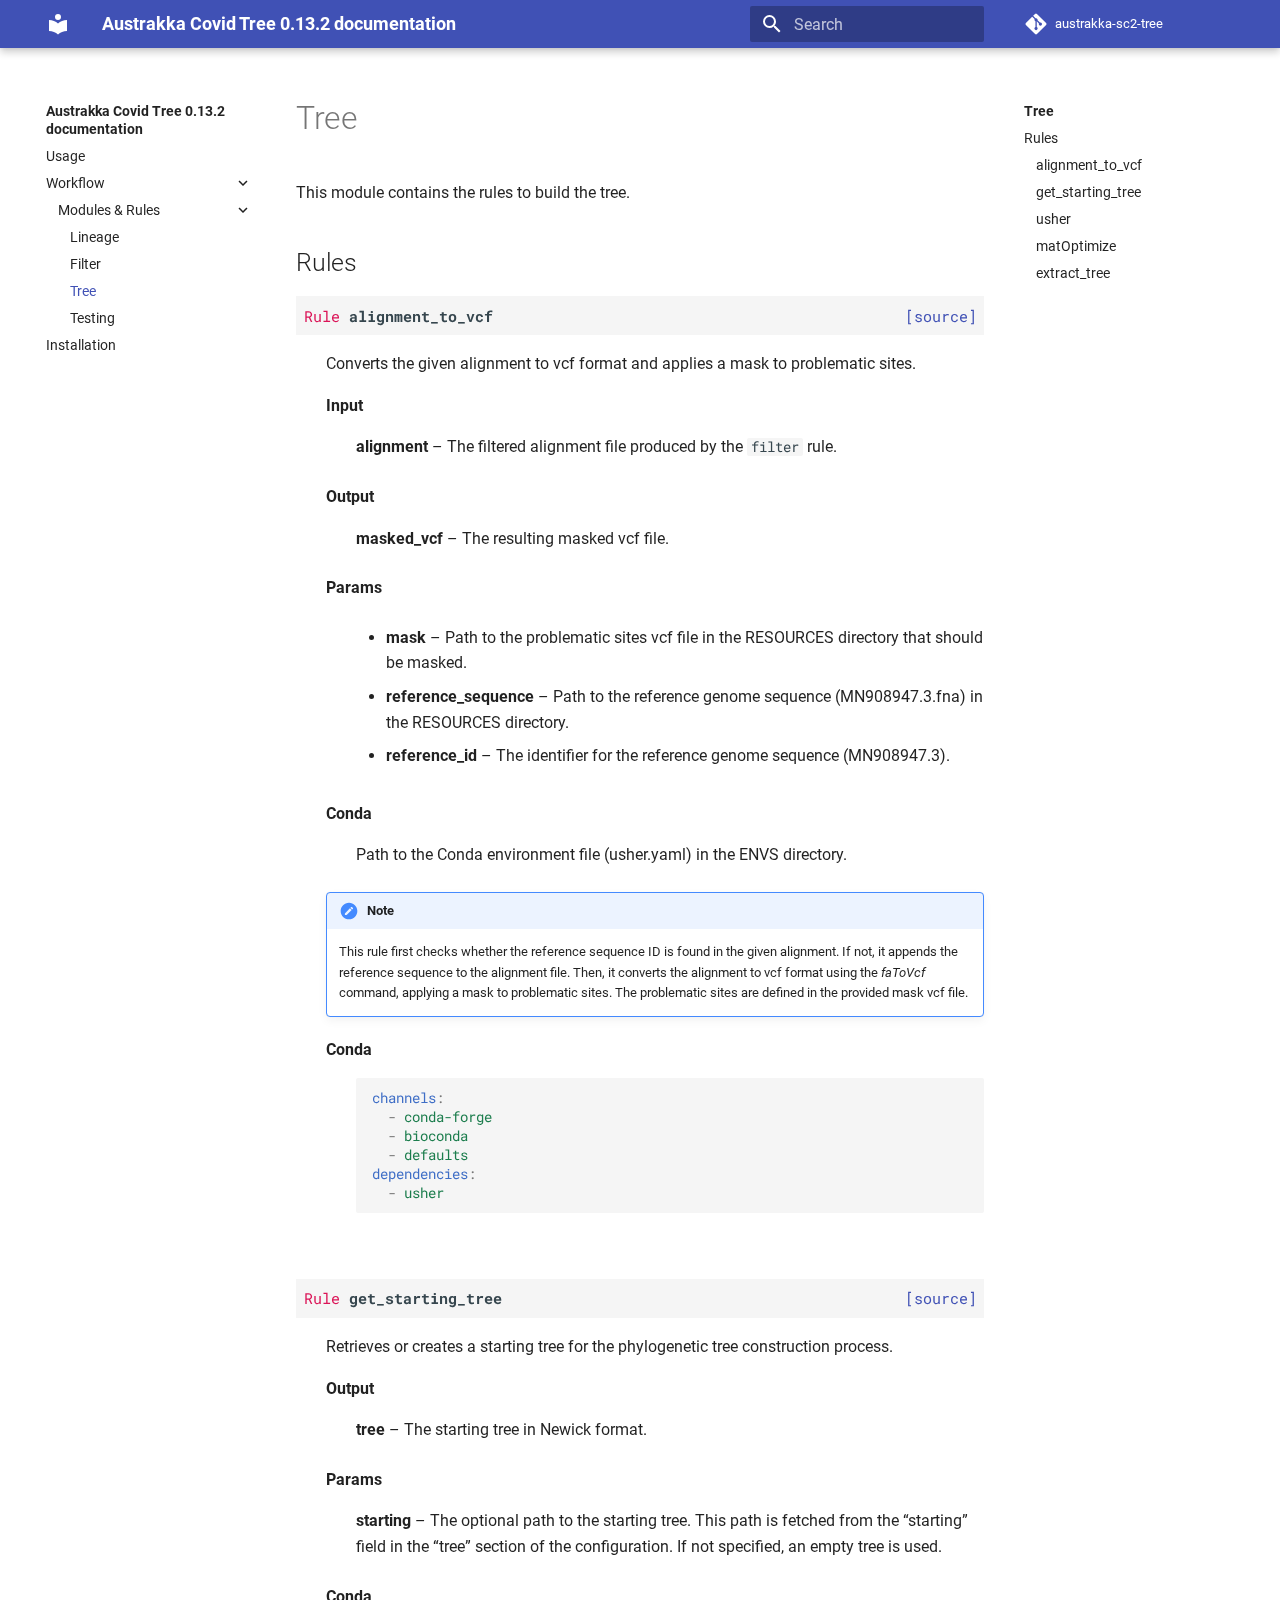
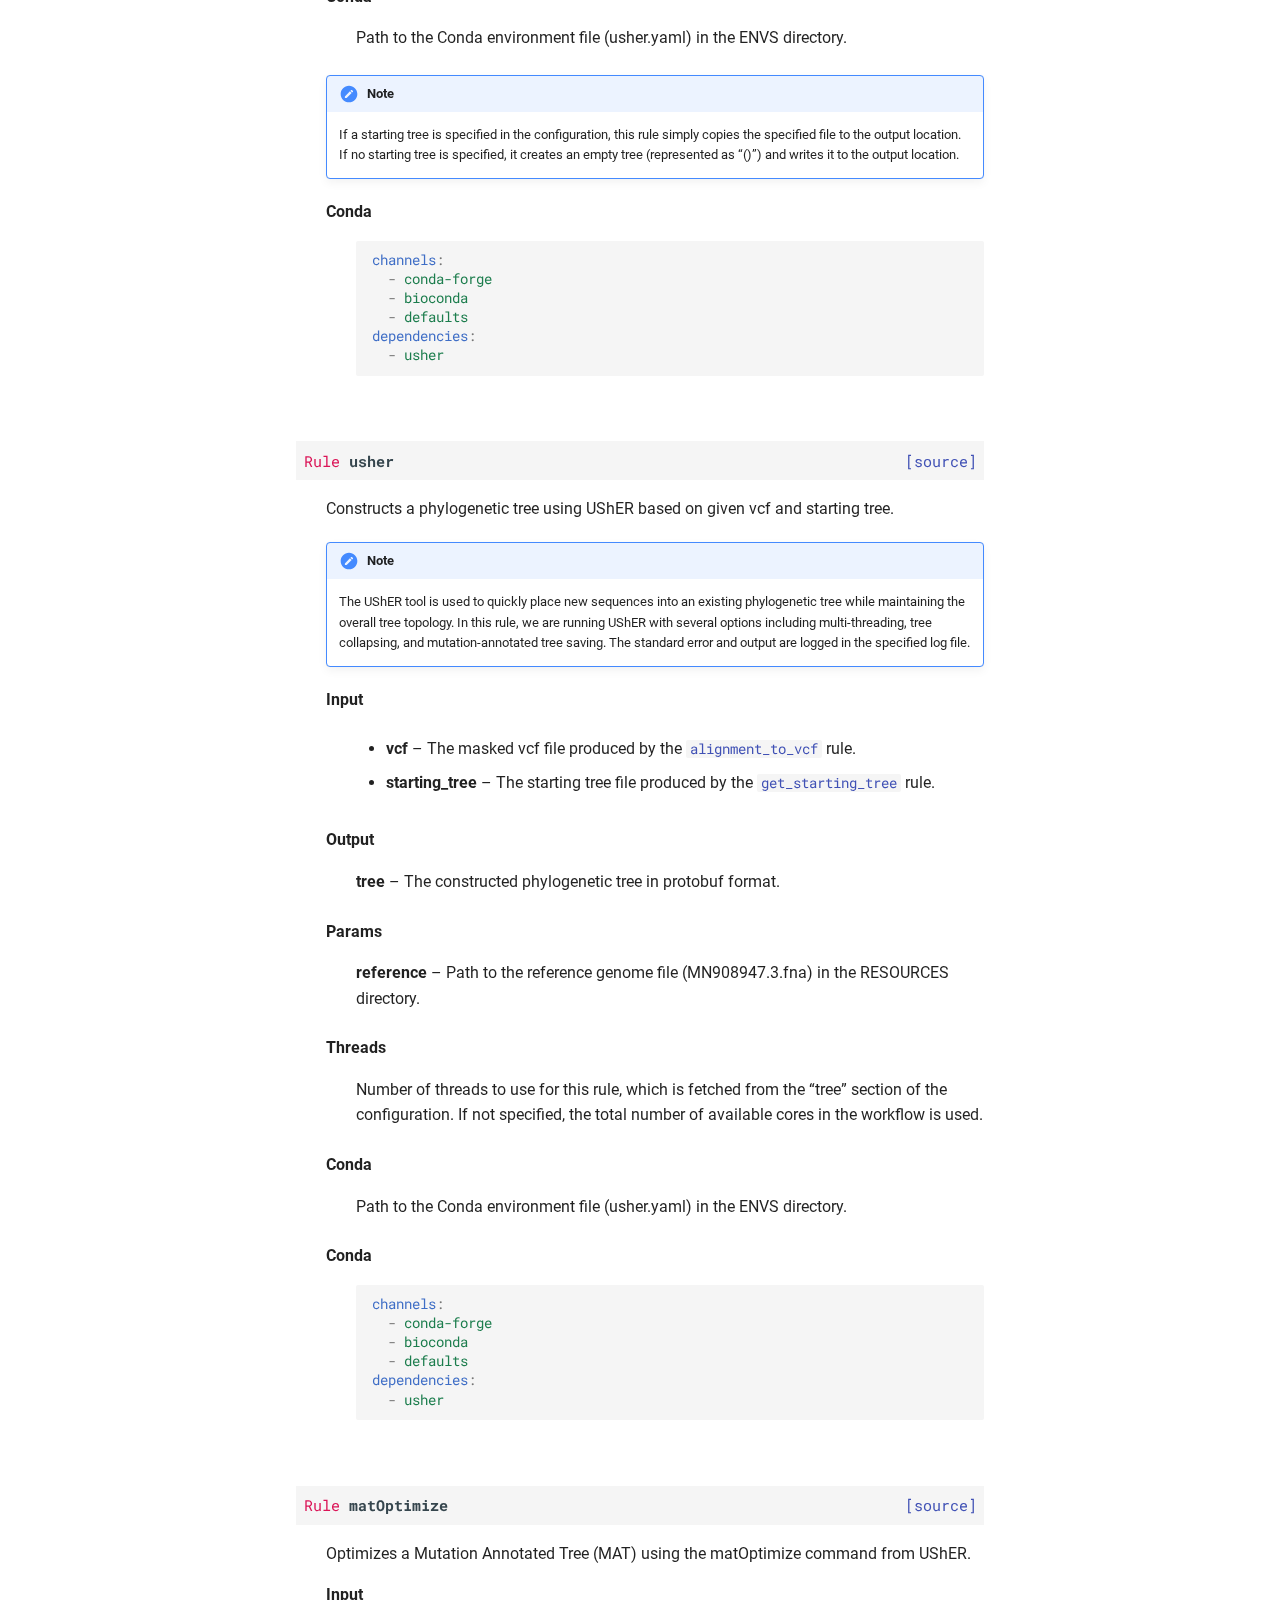
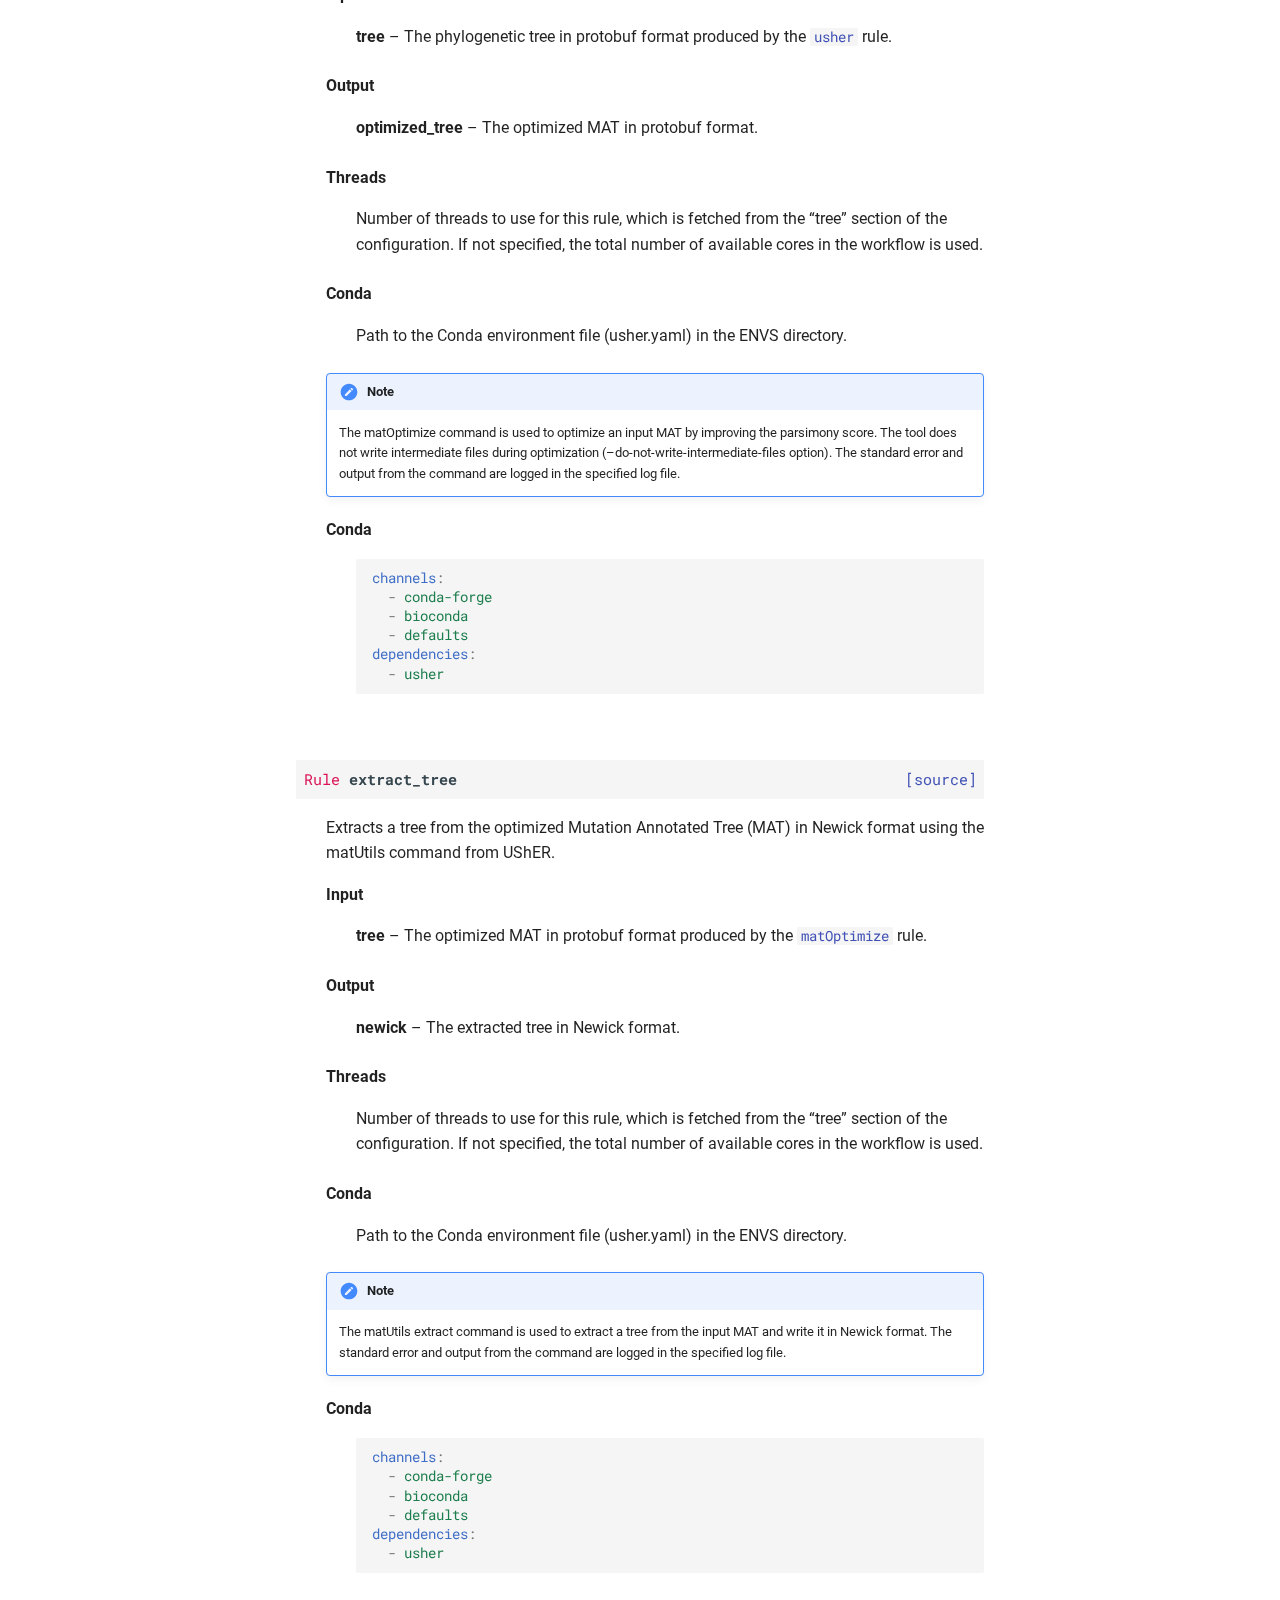
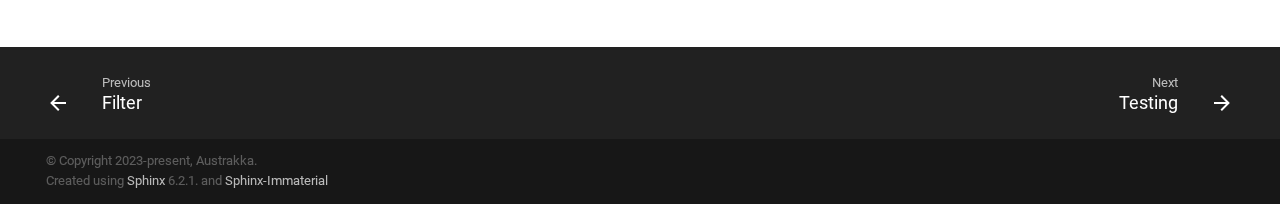
<file: modules/tree.html>
<!doctype html>
<html lang="en" class="no-js">
  <head>
    
      <meta charset="utf-8">
      <meta name="viewport" content="width=device-width,initial-scale=1">
      
      
      
      <link rel="icon" href="">
    
    
      
        <title>Tree - Austrakka Covid Tree 0.13.2 documentation</title>
      
    
    
      
      

    
    
    
      
        
        
        <style>:root{--md-text-font:"Roboto";--md-code-font:"Roboto Mono"}</style>
      
    
        <link rel="stylesheet" type="text/css" href="../_static/sphinx_immaterial_theme.f3acc93d38188d70c.min.css" />
    <script>__md_scope=new URL("..",location),__md_hash=e=>[...e].reduce((e,_)=>(e<<5)-e+_.charCodeAt(0),0),__md_get=(e,_=localStorage,t=__md_scope)=>JSON.parse(_.getItem(t.pathname+"."+e)),__md_set=(e,_,t=localStorage,a=__md_scope)=>{try{t.setItem(a.pathname+"."+e,JSON.stringify(_))}catch(e){}}</script>
    
      

    
    
    
  </head>
  
  
    <body dir="ltr">
  
    
    
      <script>var palette=__md_get("__palette");if(palette&&"object"==typeof palette.color)for(var key of Object.keys(palette.color))document.body.setAttribute("data-md-color-"+key,palette.color[key])</script>
    
    <input class="md-toggle" data-md-toggle="drawer" type="checkbox" id="__drawer" autocomplete="off">
    <input class="md-toggle" data-md-toggle="search" type="checkbox" id="__search" autocomplete="off">
    <label class="md-overlay" for="__drawer"></label>
    <div data-md-component="skip">
      
        
        <a href="#rules" class="md-skip">
          Skip to content
        </a>
      
    </div>
    <div data-md-component="announce">
      
    </div>
    
    
      

<header class="md-header" data-md-component="header">
  <nav class="md-header__inner md-grid" aria-label="Header">
    <a href="../index.html" title="Austrakka Covid Tree 0.13.2 documentation" class="md-header__button md-logo" aria-label="Austrakka Covid Tree 0.13.2 documentation" data-md-component="logo">
      
  
  <svg xmlns="http://www.w3.org/2000/svg" viewBox="0 0 24 24"><path d="M12 8a3 3 0 0 0 3-3 3 3 0 0 0-3-3 3 3 0 0 0-3 3 3 3 0 0 0 3 3m0 3.54C9.64 9.35 6.5 8 3 8v11c3.5 0 6.64 1.35 9 3.54 2.36-2.19 5.5-3.54 9-3.54V8c-3.5 0-6.64 1.35-9 3.54Z"/></svg>
    </a>
    <label class="md-header__button md-icon" for="__drawer">
      <svg xmlns="http://www.w3.org/2000/svg" viewBox="0 0 24 24"><path d="M3 6h18v2H3V6m0 5h18v2H3v-2m0 5h18v2H3v-2Z"/></svg>
    </label>
    <div class="md-header__title" data-md-component="header-title">
      <div class="md-header__ellipsis">
        <div class="md-header__topic">
          <span class="md-ellipsis">
            Austrakka Covid Tree 0.13.2 documentation
          </span>
        </div>
        <div class="md-header__topic" data-md-component="header-topic">
          <span class="md-ellipsis">
            
              Tree
            
          </span>
        </div>
      </div>
    </div>
    
      <form class="md-header__option" data-md-component="palette">
        
      </form>
    
    
    
      <label class="md-header__button md-icon" for="__search">
        <svg xmlns="http://www.w3.org/2000/svg" viewBox="0 0 24 24"><path d="M9.5 3A6.5 6.5 0 0 1 16 9.5c0 1.61-.59 3.09-1.56 4.23l.27.27h.79l5 5-1.5 1.5-5-5v-.79l-.27-.27A6.516 6.516 0 0 1 9.5 16 6.5 6.5 0 0 1 3 9.5 6.5 6.5 0 0 1 9.5 3m0 2C7 5 5 7 5 9.5S7 14 9.5 14 14 12 14 9.5 12 5 9.5 5Z"/></svg>
      </label>
      <div class="md-search" data-md-component="search" role="dialog">
  <label class="md-search__overlay" for="__search"></label>
  <div class="md-search__inner" role="search">
    <form class="md-search__form" name="search">
      <input type="text" class="md-search__input" name="query" aria-label="Search" placeholder="Search" autocapitalize="off" autocorrect="off" autocomplete="off" spellcheck="false" data-md-component="search-query" required>
      <label class="md-search__icon md-icon" for="__search">
        <svg xmlns="http://www.w3.org/2000/svg" viewBox="0 0 24 24"><path d="M9.5 3A6.5 6.5 0 0 1 16 9.5c0 1.61-.59 3.09-1.56 4.23l.27.27h.79l5 5-1.5 1.5-5-5v-.79l-.27-.27A6.516 6.516 0 0 1 9.5 16 6.5 6.5 0 0 1 3 9.5 6.5 6.5 0 0 1 9.5 3m0 2C7 5 5 7 5 9.5S7 14 9.5 14 14 12 14 9.5 12 5 9.5 5Z"/></svg>
        <svg xmlns="http://www.w3.org/2000/svg" viewBox="0 0 24 24"><path d="M20 11v2H8l5.5 5.5-1.42 1.42L4.16 12l7.92-7.92L13.5 5.5 8 11h12Z"/></svg>
      </label>
      <nav class="md-search__options" aria-label="Search">
        
        <button type="reset" class="md-search__icon md-icon" title="Clear" aria-label="Clear" tabindex="-1">
          <svg xmlns="http://www.w3.org/2000/svg" viewBox="0 0 24 24"><path d="M19 6.41 17.59 5 12 10.59 6.41 5 5 6.41 10.59 12 5 17.59 6.41 19 12 13.41 17.59 19 19 17.59 13.41 12 19 6.41Z"/></svg>
        </button>
      </nav>
      
    </form>
    <div class="md-search__output">
      <div class="md-search__scrollwrap" data-md-scrollfix>
        <div class="md-search-result" data-md-component="search-result">
          <div class="md-search-result__meta">
            Initializing search
          </div>
          <ol class="md-search-result__list"></ol>
        </div>
      </div>
    </div>
  </div>
</div>
    
    
      <div class="md-header__source">
        <a href="https://github.com/AusTrakka/austrakka-sc2-tree" title="Go to repository" class="md-source" data-md-component="source">
  <div class="md-source__icon md-icon">
    
    <svg xmlns="http://www.w3.org/2000/svg" viewBox="0 0 448 512"><!--! Font Awesome Free 6.2.0 by @fontawesome - https://fontawesome.com License - https://fontawesome.com/license/free (Icons: CC BY 4.0, Fonts: SIL OFL 1.1, Code: MIT License) Copyright 2022 Fonticons, Inc.--><path d="M439.55 236.05 244 40.45a28.87 28.87 0 0 0-40.81 0l-40.66 40.63 51.52 51.52c27.06-9.14 52.68 16.77 43.39 43.68l49.66 49.66c34.23-11.8 61.18 31 35.47 56.69-26.49 26.49-70.21-2.87-56-37.34L240.22 199v121.85c25.3 12.54 22.26 41.85 9.08 55a34.34 34.34 0 0 1-48.55 0c-17.57-17.6-11.07-46.91 11.25-56v-123c-20.8-8.51-24.6-30.74-18.64-45L142.57 101 8.45 235.14a28.86 28.86 0 0 0 0 40.81l195.61 195.6a28.86 28.86 0 0 0 40.8 0l194.69-194.69a28.86 28.86 0 0 0 0-40.81z"/></svg>
  </div>
  <div class="md-source__repository">
    austrakka-sc2-tree
  </div>
</a>
      </div>
    
  </nav>
  
</header>
    
    <div class="md-container" data-md-component="container">
      
      
      
      
        
          
        
      
      <main class="md-main" data-md-component="main">
        <div class="md-main__inner md-grid">
          
            
              
              <div class="md-sidebar md-sidebar--primary" data-md-component="sidebar" data-md-type="navigation" >
                <div class="md-sidebar__scrollwrap">
                  <div class="md-sidebar__inner">
                    


<nav class="md-nav md-nav--primary" aria-label="Navigation" data-md-level="0">
  <label class="md-nav__title" for="__drawer">
    <a href="../index.html" title="Austrakka Covid Tree 0.13.2 documentation" class="md-nav__button md-logo" aria-label="Austrakka Covid Tree 0.13.2 documentation" data-md-component="logo">
      
  
  <svg xmlns="http://www.w3.org/2000/svg" viewBox="0 0 24 24"><path d="M12 8a3 3 0 0 0 3-3 3 3 0 0 0-3-3 3 3 0 0 0-3 3 3 3 0 0 0 3 3m0 3.54C9.64 9.35 6.5 8 3 8v11c3.5 0 6.64 1.35 9 3.54 2.36-2.19 5.5-3.54 9-3.54V8c-3.5 0-6.64 1.35-9 3.54Z"/></svg>
    </a>
    Austrakka Covid Tree 0.13.2 documentation
  </label>
  
    <div class="md-nav__source">
      <a href="https://github.com/AusTrakka/austrakka-sc2-tree" title="Go to repository" class="md-source" data-md-component="source">
  <div class="md-source__icon md-icon">
    
    <svg xmlns="http://www.w3.org/2000/svg" viewBox="0 0 448 512"><!--! Font Awesome Free 6.2.0 by @fontawesome - https://fontawesome.com License - https://fontawesome.com/license/free (Icons: CC BY 4.0, Fonts: SIL OFL 1.1, Code: MIT License) Copyright 2022 Fonticons, Inc.--><path d="M439.55 236.05 244 40.45a28.87 28.87 0 0 0-40.81 0l-40.66 40.63 51.52 51.52c27.06-9.14 52.68 16.77 43.39 43.68l49.66 49.66c34.23-11.8 61.18 31 35.47 56.69-26.49 26.49-70.21-2.87-56-37.34L240.22 199v121.85c25.3 12.54 22.26 41.85 9.08 55a34.34 34.34 0 0 1-48.55 0c-17.57-17.6-11.07-46.91 11.25-56v-123c-20.8-8.51-24.6-30.74-18.64-45L142.57 101 8.45 235.14a28.86 28.86 0 0 0 0 40.81l195.61 195.6a28.86 28.86 0 0 0 40.8 0l194.69-194.69a28.86 28.86 0 0 0 0-40.81z"/></svg>
  </div>
  <div class="md-source__repository">
    austrakka-sc2-tree
  </div>
</a>
    </div>
  
  <ul class="md-nav__list" data-md-scrollfix>
    
      
      
      

  
  
  
  
    <li class="md-nav__item">
      <a href="../usage.html" class="md-nav__link">
        <span class="md-ellipsis">Usage</span>
      </a>
    </li>
  

    
      
      
      

  
  
    
  
  
    
    <li class="md-nav__item md-nav__item--active md-nav__item--nested">
      
      
        <input class="md-nav__toggle md-toggle" data-md-toggle="__nav_2" type="checkbox" id="__nav_2" checked>
      
      
      
        
        <div class="md-nav__link md-nav__link--index ">
          <a href="../workflow.html"><span class="md-ellipsis">Workflow</span></a>
          
            <label for="__nav_2">
              <span class="md-nav__icon md-icon"></span>
            </label>
          
        </div>
      
      <nav class="md-nav" aria-label="Workflow" data-md-level="1">
        <label class="md-nav__title" for="__nav_2">
          <span class="md-nav__icon md-icon"></span>
          <span class="md-ellipsis">Workflow</span>
        </label>
        <ul class="md-nav__list" data-md-scrollfix>
          
            
              
  
  
    
  
  
    
    <li class="md-nav__item md-nav__item--active md-nav__item--nested">
      
      
        <input class="md-nav__toggle md-toggle" data-md-toggle="__nav_2_1" type="checkbox" id="__nav_2_1" checked>
      
      
      
        
        <div class="md-nav__link md-nav__link--index ">
          <a href="../workflow.html#modules-rules"><span class="md-ellipsis">Modules &amp; Rules</span></a>
          
            <label for="__nav_2_1">
              <span class="md-nav__icon md-icon"></span>
            </label>
          
        </div>
      
      <nav class="md-nav" aria-label="Modules &amp; Rules" data-md-level="2">
        <label class="md-nav__title" for="__nav_2_1">
          <span class="md-nav__icon md-icon"></span>
          <span class="md-ellipsis">Modules &amp; Rules</span>
        </label>
        <ul class="md-nav__list" data-md-scrollfix>
          
            
              
  
  
  
  
    <li class="md-nav__item">
      <a href="lineage.html" class="md-nav__link">
        <span class="md-ellipsis">Lineage</span>
      </a>
    </li>
  

            
          
            
              
  
  
  
  
    <li class="md-nav__item">
      <a href="filter.html" class="md-nav__link">
        <span class="md-ellipsis">Filter</span>
      </a>
    </li>
  

            
          
            
              
  
  
    
  
    
  
  
    <li class="md-nav__item md-nav__item--active">
      
      
      <input class="md-nav__toggle md-toggle" data-md-toggle="toc" type="checkbox" id="__toc">
      
        <label class="md-nav__link md-nav__link--active" for="__toc">
          <span class="md-ellipsis">Tree</span>
          <span class="md-nav__icon md-icon"></span>
        </label>
      
      <a href="#" class="md-nav__link md-nav__link--active">
        <span class="md-ellipsis">Tree</span>
      </a>
      
        

  

<nav class="md-nav md-nav--secondary">
  
  
    
  
  
    <label class="md-nav__title" for="__toc">
      <span class="md-nav__icon md-icon"></span>
      <span class="md-ellipsis">Tree</span>
    </label>
    <ul class="md-nav__list" data-md-component="toc" data-md-scrollfix>
      
        <li class="md-nav__item">
  <a href="#rules" class="md-nav__link">
    <span class="md-ellipsis">Rules</span>
  </a>
  
    <nav class="md-nav" aria-label="Rules">
      <ul class="md-nav__list">
        
          <li class="md-nav__item">
  <a href="#rule-alignment_to_vcf" class="md-nav__link">
    <span title="rule.alignment_to_vcf (Snakemake rule)" class="md-ellipsis">alignment_<wbr>to_<wbr>vcf</span>
  </a>
  
</li>
        
          <li class="md-nav__item">
  <a href="#rule-get_starting_tree" class="md-nav__link">
    <span title="rule.get_starting_tree (Snakemake rule)" class="md-ellipsis">get_<wbr>starting_<wbr>tree</span>
  </a>
  
</li>
        
          <li class="md-nav__item">
  <a href="#rule-usher" class="md-nav__link">
    <span title="rule.usher (Snakemake rule)" class="md-ellipsis">usher</span>
  </a>
  
</li>
        
          <li class="md-nav__item">
  <a href="#rule-matOptimize" class="md-nav__link">
    <span title="rule.matOptimize (Snakemake rule)" class="md-ellipsis">mat<wbr>Optimize</span>
  </a>
  
</li>
        
          <li class="md-nav__item">
  <a href="#rule-extract_tree" class="md-nav__link">
    <span title="rule.extract_tree (Snakemake rule)" class="md-ellipsis">extract_<wbr>tree</span>
  </a>
  
</li>
        
      </ul>
    </nav>
  
</li>
      
    </ul>
  
</nav>
      
    </li>
  

            
          
            
              
  
  
  
  
    <li class="md-nav__item">
      <a href="phytest.html" class="md-nav__link">
        <span class="md-ellipsis">Testing</span>
      </a>
    </li>
  

            
          
        </ul>
      </nav>
    </li>
  
  

            
          
        </ul>
      </nav>
    </li>
  
  

    
      
      
      

  
  
  
  
    <li class="md-nav__item">
      <a href="../installation.html" class="md-nav__link">
        <span class="md-ellipsis">Installation</span>
      </a>
    </li>
  

    
  </ul>
</nav>
                  </div>
                </div>
              </div>
            
            
              
              <div class="md-sidebar md-sidebar--secondary" data-md-component="sidebar" data-md-type="toc" >
                <div class="md-sidebar__scrollwrap">
                  <div class="md-sidebar__inner">
                    

  

<nav class="md-nav md-nav--secondary">
  
  
  
    <label class="md-nav__title" for="__toc">
      <span class="md-nav__icon md-icon"></span>
      <span class="md-ellipsis">Tree</span>
    </label>
    <ul class="md-nav__list" data-md-component="toc" data-md-scrollfix>
      
        <li class="md-nav__item">
  <a href="#rules" class="md-nav__link">
    <span class="md-ellipsis">Rules</span>
  </a>
  
    <nav class="md-nav" aria-label="Rules">
      <ul class="md-nav__list">
        
          <li class="md-nav__item">
  <a href="#rule-alignment_to_vcf" class="md-nav__link">
    <span title="rule.alignment_to_vcf (Snakemake rule)" class="md-ellipsis">alignment_<wbr>to_<wbr>vcf</span>
  </a>
  
</li>
        
          <li class="md-nav__item">
  <a href="#rule-get_starting_tree" class="md-nav__link">
    <span title="rule.get_starting_tree (Snakemake rule)" class="md-ellipsis">get_<wbr>starting_<wbr>tree</span>
  </a>
  
</li>
        
          <li class="md-nav__item">
  <a href="#rule-usher" class="md-nav__link">
    <span title="rule.usher (Snakemake rule)" class="md-ellipsis">usher</span>
  </a>
  
</li>
        
          <li class="md-nav__item">
  <a href="#rule-matOptimize" class="md-nav__link">
    <span title="rule.matOptimize (Snakemake rule)" class="md-ellipsis">mat<wbr>Optimize</span>
  </a>
  
</li>
        
          <li class="md-nav__item">
  <a href="#rule-extract_tree" class="md-nav__link">
    <span title="rule.extract_tree (Snakemake rule)" class="md-ellipsis">extract_<wbr>tree</span>
  </a>
  
</li>
        
      </ul>
    </nav>
  
</li>
      
    </ul>
  
</nav>
                  </div>
                </div>
              </div>
            
          
          
            <div class="md-content" data-md-component="content">
              <article class="md-content__inner md-typeset" role="main">
                  


<h1 id="tree"><span id="id1"></span>Tree<a class="headerlink" href="#tree" title="Permalink to this heading">¶</a></h1>
<p>This module contains the rules to build the tree.</p>
<h2 id="rules">Rules<a class="headerlink" href="#rules" title="Permalink to this heading">¶</a></h2>
<dl class="smk rule objdesc">
<dt class="sig sig-object highlight smk" id="rule-alignment_to_vcf">
<span class="desctype"><span class="pre">Rule</span></span><span class="w"> </span><span class="sig-name descname"><span class="pre">alignment_to_vcf</span></span><a class="reference external" href="https://github.com/AusTrakka/austrakka-sc2-tree/blob/main/src/austrakka_sc2_tree/workflow/rules/tree.smk#L3"><span class="viewcode-link"><span class="pre">[source]</span></span></a><a class="headerlink" href="#rule-alignment_to_vcf" title="Permalink to this definition">¶</a></dt>
<dd><p>Converts the given alignment to vcf format and applies a mask to problematic sites.</p>
<dl class="field-list simple">
<dt class="field-odd" id="rule-alignment_to_vcf-input">Input<span class="colon">:</span><a class="headerlink" href="#rule-alignment_to_vcf-input" title="Permalink to this headline">¶</a></dt>
<dd class="field-odd"><p><strong>alignment</strong> – The filtered alignment file produced by the <code class="xref smk smk-ref docutils literal notranslate"><span class="pre">filter</span></code> rule.</p>
</dd>
<dt class="field-even" id="rule-alignment_to_vcf-output">Output<span class="colon">:</span><a class="headerlink" href="#rule-alignment_to_vcf-output" title="Permalink to this headline">¶</a></dt>
<dd class="field-even"><p><strong>masked_vcf</strong> – The resulting masked vcf file.</p>
</dd>
<dt class="field-odd" id="rule-alignment_to_vcf-params">Params<span class="colon">:</span><a class="headerlink" href="#rule-alignment_to_vcf-params" title="Permalink to this headline">¶</a></dt>
<dd class="field-odd"><ul class="simple">
<li><p><strong>mask</strong> – Path to the problematic sites vcf file in the RESOURCES directory that should be masked.</p></li>
<li><p><strong>reference_sequence</strong> – Path to the reference genome sequence (MN908947.3.fna) in the RESOURCES directory.</p></li>
<li><p><strong>reference_id</strong> – The identifier for the reference genome sequence (MN908947.3).</p></li>
</ul>
</dd>
<dt class="field-even" id="rule-alignment_to_vcf-conda">Conda<span class="colon">:</span><a class="headerlink" href="#rule-alignment_to_vcf-conda" title="Permalink to this headline">¶</a></dt>
<dd class="field-even"><p>Path to the Conda environment file (usher.yaml) in the ENVS directory.</p>
</dd>
</dl>
<div class="note admonition">
<p class="admonition-title">Note</p>
<p>This rule first checks whether the reference sequence ID is found in the given alignment. If not, it appends
the reference sequence to the alignment file. Then, it converts the alignment to vcf format using the <cite>faToVcf</cite>
command, applying a mask to problematic sites. The problematic sites are defined in the provided mask vcf file.</p>
</div>
<dl class="field-list">
<dt class="field-odd" id="rule-alignment_to_vcf-conda">Conda<span class="colon">:</span><a class="headerlink" href="#rule-alignment_to_vcf-conda" title="Permalink to this headline">¶</a></dt>
<dd class="field-odd"><div class="highlight-yaml notranslate"><div class="highlight"><pre><span></span><code><span class="nt">channels</span><span class="p">:</span>
<span class="w">  </span><span class="p p-Indicator">-</span><span class="w"> </span><span class="l l-Scalar l-Scalar-Plain">conda-forge</span>
<span class="w">  </span><span class="p p-Indicator">-</span><span class="w"> </span><span class="l l-Scalar l-Scalar-Plain">bioconda</span>
<span class="w">  </span><span class="p p-Indicator">-</span><span class="w"> </span><span class="l l-Scalar l-Scalar-Plain">defaults</span>
<span class="nt">dependencies</span><span class="p">:</span>
<span class="w">  </span><span class="p p-Indicator">-</span><span class="w"> </span><span class="l l-Scalar l-Scalar-Plain">usher</span>
</code></pre></div>
</div>
</dd>
</dl>
</dd></dl>

<div class="line-block">
<div class="line"><br /></div>
</div>
<dl class="smk rule objdesc">
<dt class="sig sig-object highlight smk" id="rule-get_starting_tree">
<span class="desctype"><span class="pre">Rule</span></span><span class="w"> </span><span class="sig-name descname"><span class="pre">get_starting_tree</span></span><a class="reference external" href="https://github.com/AusTrakka/austrakka-sc2-tree/blob/main/src/austrakka_sc2_tree/workflow/rules/tree.smk#L46"><span class="viewcode-link"><span class="pre">[source]</span></span></a><a class="headerlink" href="#rule-get_starting_tree" title="Permalink to this definition">¶</a></dt>
<dd><p>Retrieves or creates a starting tree for the phylogenetic tree construction process.</p>
<dl class="field-list simple">
<dt class="field-odd" id="rule-get_starting_tree-output">Output<span class="colon">:</span><a class="headerlink" href="#rule-get_starting_tree-output" title="Permalink to this headline">¶</a></dt>
<dd class="field-odd"><p><strong>tree</strong> – The starting tree in Newick format.</p>
</dd>
<dt class="field-even" id="rule-get_starting_tree-params">Params<span class="colon">:</span><a class="headerlink" href="#rule-get_starting_tree-params" title="Permalink to this headline">¶</a></dt>
<dd class="field-even"><p><strong>starting</strong> – The optional path to the starting tree. This path is fetched from the “starting” field
in the “tree” section of the configuration. If not specified, an empty tree is used.</p>
</dd>
<dt class="field-odd" id="rule-get_starting_tree-conda">Conda<span class="colon">:</span><a class="headerlink" href="#rule-get_starting_tree-conda" title="Permalink to this headline">¶</a></dt>
<dd class="field-odd"><p>Path to the Conda environment file (usher.yaml) in the ENVS directory.</p>
</dd>
</dl>
<div class="note admonition">
<p class="admonition-title">Note</p>
<p>If a starting tree is specified in the configuration, this rule simply copies the specified file to the output
location. If no starting tree is specified, it creates an empty tree (represented as “()”) and writes it to the
output location.</p>
</div>
<dl class="field-list">
<dt class="field-odd" id="rule-get_starting_tree-conda">Conda<span class="colon">:</span><a class="headerlink" href="#rule-get_starting_tree-conda" title="Permalink to this headline">¶</a></dt>
<dd class="field-odd"><div class="highlight-yaml notranslate"><div class="highlight"><pre><span></span><code><span class="nt">channels</span><span class="p">:</span>
<span class="w">  </span><span class="p p-Indicator">-</span><span class="w"> </span><span class="l l-Scalar l-Scalar-Plain">conda-forge</span>
<span class="w">  </span><span class="p p-Indicator">-</span><span class="w"> </span><span class="l l-Scalar l-Scalar-Plain">bioconda</span>
<span class="w">  </span><span class="p p-Indicator">-</span><span class="w"> </span><span class="l l-Scalar l-Scalar-Plain">defaults</span>
<span class="nt">dependencies</span><span class="p">:</span>
<span class="w">  </span><span class="p p-Indicator">-</span><span class="w"> </span><span class="l l-Scalar l-Scalar-Plain">usher</span>
</code></pre></div>
</div>
</dd>
</dl>
</dd></dl>

<div class="line-block">
<div class="line"><br /></div>
</div>
<dl class="smk rule objdesc">
<dt class="sig sig-object highlight smk" id="rule-usher">
<span class="desctype"><span class="pre">Rule</span></span><span class="w"> </span><span class="sig-name descname"><span class="pre">usher</span></span><a class="reference external" href="https://github.com/AusTrakka/austrakka-sc2-tree/blob/main/src/austrakka_sc2_tree/workflow/rules/tree.smk#L77"><span class="viewcode-link"><span class="pre">[source]</span></span></a><a class="headerlink" href="#rule-usher" title="Permalink to this definition">¶</a></dt>
<dd><p>Constructs a phylogenetic tree using UShER based on given vcf and starting tree.</p>
<div class="note admonition">
<p class="admonition-title">Note</p>
<p>The UShER tool is used to quickly place new sequences into an existing phylogenetic tree while maintaining
the overall tree topology. In this rule, we are running UShER with several options including multi-threading,
tree collapsing, and mutation-annotated tree saving. The standard error and output are logged in the specified
log file.</p>
</div>
<dl class="field-list">
<dt class="field-odd" id="rule-usher-input">Input<span class="colon">:</span><a class="headerlink" href="#rule-usher-input" title="Permalink to this headline">¶</a></dt>
<dd class="field-odd"><ul class="simple">
<li><p><strong>vcf</strong> – The masked vcf file produced by the <a class="reference internal" href="#rule-alignment_to_vcf" title="rule-alignment_to_vcf"><code class="xref smk smk-ref docutils literal notranslate"><span class="pre">alignment_to_vcf</span></code></a> rule.</p></li>
<li><p><strong>starting_tree</strong> – The starting tree file produced by the <a class="reference internal" href="#rule-get_starting_tree" title="rule-get_starting_tree"><code class="xref smk smk-ref docutils literal notranslate"><span class="pre">get_starting_tree</span></code></a> rule.</p></li>
</ul>
</dd>
<dt class="field-even" id="rule-usher-output">Output<span class="colon">:</span><a class="headerlink" href="#rule-usher-output" title="Permalink to this headline">¶</a></dt>
<dd class="field-even"><p><strong>tree</strong> – The constructed phylogenetic tree in protobuf format.</p>
</dd>
<dt class="field-odd" id="rule-usher-params">Params<span class="colon">:</span><a class="headerlink" href="#rule-usher-params" title="Permalink to this headline">¶</a></dt>
<dd class="field-odd"><p><strong>reference</strong> – Path to the reference genome file (MN908947.3.fna) in the RESOURCES directory.</p>
</dd>
<dt class="field-even" id="rule-usher-threads">Threads<span class="colon">:</span><a class="headerlink" href="#rule-usher-threads" title="Permalink to this headline">¶</a></dt>
<dd class="field-even"><p>Number of threads to use for this rule, which is fetched from the “tree” section of the
configuration. If not specified, the total number of available cores in the workflow
is used.</p>
</dd>
<dt class="field-odd" id="rule-usher-conda">Conda<span class="colon">:</span><a class="headerlink" href="#rule-usher-conda" title="Permalink to this headline">¶</a></dt>
<dd class="field-odd"><p>Path to the Conda environment file (usher.yaml) in the ENVS directory.</p>
</dd>
<dt class="field-even" id="rule-usher-conda">Conda<span class="colon">:</span><a class="headerlink" href="#rule-usher-conda" title="Permalink to this headline">¶</a></dt>
<dd class="field-even"><div class="highlight-yaml notranslate"><div class="highlight"><pre><span></span><code><span class="nt">channels</span><span class="p">:</span>
<span class="w">  </span><span class="p p-Indicator">-</span><span class="w"> </span><span class="l l-Scalar l-Scalar-Plain">conda-forge</span>
<span class="w">  </span><span class="p p-Indicator">-</span><span class="w"> </span><span class="l l-Scalar l-Scalar-Plain">bioconda</span>
<span class="w">  </span><span class="p p-Indicator">-</span><span class="w"> </span><span class="l l-Scalar l-Scalar-Plain">defaults</span>
<span class="nt">dependencies</span><span class="p">:</span>
<span class="w">  </span><span class="p p-Indicator">-</span><span class="w"> </span><span class="l l-Scalar l-Scalar-Plain">usher</span>
</code></pre></div>
</div>
</dd>
</dl>
</dd></dl>

<div class="line-block">
<div class="line"><br /></div>
</div>
<dl class="smk rule objdesc">
<dt class="sig sig-object highlight smk" id="rule-matOptimize">
<span class="desctype"><span class="pre">Rule</span></span><span class="w"> </span><span class="sig-name descname"><span class="pre">matOptimize</span></span><a class="reference external" href="https://github.com/AusTrakka/austrakka-sc2-tree/blob/main/src/austrakka_sc2_tree/workflow/rules/tree.smk#L126"><span class="viewcode-link"><span class="pre">[source]</span></span></a><a class="headerlink" href="#rule-matOptimize" title="Permalink to this definition">¶</a></dt>
<dd><p>Optimizes a Mutation Annotated Tree (MAT) using the matOptimize command from UShER.</p>
<dl class="field-list simple">
<dt class="field-odd" id="rule-matOptimize-input">Input<span class="colon">:</span><a class="headerlink" href="#rule-matOptimize-input" title="Permalink to this headline">¶</a></dt>
<dd class="field-odd"><p><strong>tree</strong> – The phylogenetic tree in protobuf format produced by the <a class="reference internal" href="#rule-usher" title="rule-usher"><code class="xref smk smk-ref docutils literal notranslate"><span class="pre">usher</span></code></a> rule.</p>
</dd>
<dt class="field-even" id="rule-matOptimize-output">Output<span class="colon">:</span><a class="headerlink" href="#rule-matOptimize-output" title="Permalink to this headline">¶</a></dt>
<dd class="field-even"><p><strong>optimized_tree</strong> – The optimized MAT in protobuf format.</p>
</dd>
<dt class="field-odd" id="rule-matOptimize-threads">Threads<span class="colon">:</span><a class="headerlink" href="#rule-matOptimize-threads" title="Permalink to this headline">¶</a></dt>
<dd class="field-odd"><p>Number of threads to use for this rule, which is fetched from the “tree” section of the
configuration. If not specified, the total number of available cores in the workflow
is used.</p>
</dd>
<dt class="field-even" id="rule-matOptimize-conda">Conda<span class="colon">:</span><a class="headerlink" href="#rule-matOptimize-conda" title="Permalink to this headline">¶</a></dt>
<dd class="field-even"><p>Path to the Conda environment file (usher.yaml) in the ENVS directory.</p>
</dd>
</dl>
<div class="note admonition">
<p class="admonition-title">Note</p>
<p>The matOptimize command is used to optimize an input MAT by improving the parsimony score. The tool does not
write intermediate files during optimization (–do-not-write-intermediate-files option). The standard error and
output from the command are logged in the specified log file.</p>
</div>
<dl class="field-list">
<dt class="field-odd" id="rule-matOptimize-conda">Conda<span class="colon">:</span><a class="headerlink" href="#rule-matOptimize-conda" title="Permalink to this headline">¶</a></dt>
<dd class="field-odd"><div class="highlight-yaml notranslate"><div class="highlight"><pre><span></span><code><span class="nt">channels</span><span class="p">:</span>
<span class="w">  </span><span class="p p-Indicator">-</span><span class="w"> </span><span class="l l-Scalar l-Scalar-Plain">conda-forge</span>
<span class="w">  </span><span class="p p-Indicator">-</span><span class="w"> </span><span class="l l-Scalar l-Scalar-Plain">bioconda</span>
<span class="w">  </span><span class="p p-Indicator">-</span><span class="w"> </span><span class="l l-Scalar l-Scalar-Plain">defaults</span>
<span class="nt">dependencies</span><span class="p">:</span>
<span class="w">  </span><span class="p p-Indicator">-</span><span class="w"> </span><span class="l l-Scalar l-Scalar-Plain">usher</span>
</code></pre></div>
</div>
</dd>
</dl>
</dd></dl>

<div class="line-block">
<div class="line"><br /></div>
</div>
<dl class="smk rule objdesc">
<dt class="sig sig-object highlight smk" id="rule-extract_tree">
<span class="desctype"><span class="pre">Rule</span></span><span class="w"> </span><span class="sig-name descname"><span class="pre">extract_tree</span></span><a class="reference external" href="https://github.com/AusTrakka/austrakka-sc2-tree/blob/main/src/austrakka_sc2_tree/workflow/rules/tree.smk#L162"><span class="viewcode-link"><span class="pre">[source]</span></span></a><a class="headerlink" href="#rule-extract_tree" title="Permalink to this definition">¶</a></dt>
<dd><p>Extracts a tree from the optimized Mutation Annotated Tree (MAT) in Newick format using the matUtils command from UShER.</p>
<dl class="field-list simple">
<dt class="field-odd" id="rule-extract_tree-input">Input<span class="colon">:</span><a class="headerlink" href="#rule-extract_tree-input" title="Permalink to this headline">¶</a></dt>
<dd class="field-odd"><p><strong>tree</strong> – The optimized MAT in protobuf format produced by the <a class="reference internal" href="#rule-matOptimize" title="rule-matOptimize"><code class="xref smk smk-ref docutils literal notranslate"><span class="pre">matOptimize</span></code></a> rule.</p>
</dd>
<dt class="field-even" id="rule-extract_tree-output">Output<span class="colon">:</span><a class="headerlink" href="#rule-extract_tree-output" title="Permalink to this headline">¶</a></dt>
<dd class="field-even"><p><strong>newick</strong> – The extracted tree in Newick format.</p>
</dd>
<dt class="field-odd" id="rule-extract_tree-threads">Threads<span class="colon">:</span><a class="headerlink" href="#rule-extract_tree-threads" title="Permalink to this headline">¶</a></dt>
<dd class="field-odd"><p>Number of threads to use for this rule, which is fetched from the “tree” section of the
configuration. If not specified, the total number of available cores in the workflow
is used.</p>
</dd>
<dt class="field-even" id="rule-extract_tree-conda">Conda<span class="colon">:</span><a class="headerlink" href="#rule-extract_tree-conda" title="Permalink to this headline">¶</a></dt>
<dd class="field-even"><p>Path to the Conda environment file (usher.yaml) in the ENVS directory.</p>
</dd>
</dl>
<div class="note admonition">
<p class="admonition-title">Note</p>
<p>The matUtils extract command is used to extract a tree from the input MAT and write it in Newick format. The
standard error and output from the command are logged in the specified log file.</p>
</div>
<dl class="field-list">
<dt class="field-odd" id="rule-extract_tree-conda">Conda<span class="colon">:</span><a class="headerlink" href="#rule-extract_tree-conda" title="Permalink to this headline">¶</a></dt>
<dd class="field-odd"><div class="highlight-yaml notranslate"><div class="highlight"><pre><span></span><code><span class="nt">channels</span><span class="p">:</span>
<span class="w">  </span><span class="p p-Indicator">-</span><span class="w"> </span><span class="l l-Scalar l-Scalar-Plain">conda-forge</span>
<span class="w">  </span><span class="p p-Indicator">-</span><span class="w"> </span><span class="l l-Scalar l-Scalar-Plain">bioconda</span>
<span class="w">  </span><span class="p p-Indicator">-</span><span class="w"> </span><span class="l l-Scalar l-Scalar-Plain">defaults</span>
<span class="nt">dependencies</span><span class="p">:</span>
<span class="w">  </span><span class="p p-Indicator">-</span><span class="w"> </span><span class="l l-Scalar l-Scalar-Plain">usher</span>
</code></pre></div>
</div>
</dd>
</dl>
</dd></dl>

<div class="line-block">
<div class="line"><br /></div>
</div>






                
              </article>
            </div>
          
          
        </div>
        
      </main>
      
        <footer class="md-footer">
  
    
    <nav class="md-footer__inner md-grid" aria-label="Footer" >
      
        
        <a href="filter.html" class="md-footer__link md-footer__link--prev" aria-label="Previous: Filter" rel="prev">
          <div class="md-footer__button md-icon">
            <svg xmlns="http://www.w3.org/2000/svg" viewBox="0 0 24 24"><path d="M20 11v2H8l5.5 5.5-1.42 1.42L4.16 12l7.92-7.92L13.5 5.5 8 11h12Z"/></svg>
          </div>
          <div class="md-footer__title">
            <div class="md-ellipsis">
              <span class="md-footer__direction">
                Previous
              </span>
              Filter
            </div>
          </div>
        </a>
      
      
        
        <a href="phytest.html" class="md-footer__link md-footer__link--next" aria-label="Next: Testing" rel="next">
          <div class="md-footer__title">
            <div class="md-ellipsis">
              <span class="md-footer__direction">
                Next
              </span>
              Testing
            </div>
          </div>
          <div class="md-footer__button md-icon">
            <svg xmlns="http://www.w3.org/2000/svg" viewBox="0 0 24 24"><path d="M4 11v2h12l-5.5 5.5 1.42 1.42L19.84 12l-7.92-7.92L10.5 5.5 16 11H4Z"/></svg>
          </div>
        </a>
      
    </nav>
  
  
  
  <div class="md-footer-meta md-typeset">
    
    <div class="md-footer-meta__inner md-grid">
      <div class="md-copyright">
  
    <div class="md-footer-copyright__highlight">
        &#169; Copyright 2023-present, Austrakka.
        
    </div>
  
    Created using
    <a href="https://www.sphinx-doc.org/" target="_blank" rel="noopener">Sphinx</a>
    6.2.1.
     and
    <a href="https://github.com/jbms/sphinx-immaterial/" target="_blank" rel="noopener">Sphinx-Immaterial</a>
  
</div>
      
    </div>
    
  </div>
</footer>
      
    </div>
    <div class="md-dialog" data-md-component="dialog">
      <div class="md-dialog__inner md-typeset"></div>
    </div>
    
    <script id="__config" type="application/json">{"base": "..", "features": ["content.code.annotate", "navigation.instant", "toc.follow"], "translations": {"clipboard.copied": "Copied to clipboard", "clipboard.copy": "Copy to clipboard", "search.config.lang": "en", "search.config.pipeline": "trimmer, stopWordFilter", "search.config.separator": "[\\s\\-]+", "search.placeholder": "Search", "search.result.more.one": "1 more on this page", "search.result.more.other": "# more on this page", "search.result.none": "No matching documents", "search.result.one": "1 matching document", "search.result.other": "# matching documents", "search.result.placeholder": "Type to start searching", "search.result.term.missing": "Missing", "select.version.title": "Select version"}}</script>
    
      
        <script src="../_static/sphinx_immaterial_theme.f9d9eeeb247ace16c.min.js"></script>
    
  </body>
</html>
</file>
<file: _static/sphinx_immaterial_theme.f3acc93d38188d70c.min.css>
@charset "UTF-8";html{-webkit-text-size-adjust:none;-moz-text-size-adjust:none;text-size-adjust:none;box-sizing:border-box}*,:after,:before{box-sizing:inherit}@media (prefers-reduced-motion){*,:after,:before{transition:none!important}}body{margin:0}a,button,input,label{-webkit-tap-highlight-color:transparent}a{color:inherit;text-decoration:none}hr{border:0;box-sizing:content-box;display:block;height:.05rem;overflow:visible;padding:0}small{font-size:80%}sub,sup{line-height:1em}img{border-style:none}table{border-collapse:separate;border-spacing:0}td,th{font-weight:400;vertical-align:top}button{background:transparent;border:0;font-family:inherit;font-size:inherit;margin:0;padding:0}input{border:0;outline:none}:root,[data-md-color-scheme=default]{--md-default-fg-color:rgba(0,0,0,.87);--md-default-fg-color--light:rgba(0,0,0,.54);--md-default-fg-color--lighter:rgba(0,0,0,.32);--md-default-fg-color--lightest:rgba(0,0,0,.07);--md-default-bg-color:#fff;--md-default-bg-color--light:hsla(0,0%,100%,.7);--md-default-bg-color--lighter:hsla(0,0%,100%,.3);--md-default-bg-color--lightest:hsla(0,0%,100%,.12);--md-primary-fg-color:#4051b5;--md-primary-fg-color--light:#5d6cc0;--md-primary-fg-color--dark:#303fa1;--md-primary-bg-color:#fff;--md-primary-bg-color--light:hsla(0,0%,100%,.7);--md-accent-fg-color:#526cfe;--md-accent-fg-color--transparent:rgba(82,108,254,.1);--md-accent-bg-color:#fff;--md-accent-bg-color--light:hsla(0,0%,100%,.7);--md-code-fg-color:#36464e;--md-code-bg-color:#f5f5f5;--md-code-hl-color:rgba(255,255,0,.5);--md-code-hl-number-color:#d52a2a;--md-code-hl-special-color:#db1457;--md-code-hl-function-color:#a846b9;--md-code-hl-constant-color:#6e59d9;--md-code-hl-keyword-color:#3f6ec6;--md-code-hl-string-color:#1c7d4d;--md-code-hl-name-color:var(--md-code-fg-color);--md-code-hl-operator-color:var(--md-default-fg-color--light);--md-code-hl-punctuation-color:var(--md-default-fg-color--light);--md-code-hl-comment-color:var(--md-default-fg-color--light);--md-code-hl-generic-color:var(--md-default-fg-color--light);--md-code-hl-variable-color:var(--md-default-fg-color--light);--md-typeset-color:var(--md-default-fg-color);--md-typeset-a-color:var(--md-primary-fg-color);--md-typeset-mark-color:rgba(255,255,0,.5);--md-typeset-del-color:rgba(245,80,61,.15);--md-typeset-ins-color:rgba(11,213,112,.15);--md-typeset-kbd-color:#fafafa;--md-typeset-kbd-accent-color:#fff;--md-typeset-kbd-border-color:#b8b8b8;--md-typeset-table-color:rgba(0,0,0,.12);--md-admonition-fg-color:var(--md-default-fg-color);--md-admonition-bg-color:var(--md-default-bg-color);--md-footer-fg-color:#fff;--md-footer-fg-color--light:hsla(0,0%,100%,.7);--md-footer-fg-color--lighter:hsla(0,0%,100%,.3);--md-footer-bg-color:rgba(0,0,0,.87);--md-footer-bg-color--dark:rgba(0,0,0,.32);--md-shadow-z1:0 0.2rem 0.5rem rgba(0,0,0,.05),0 0 0.05rem rgba(0,0,0,.1);--md-shadow-z2:0 0.2rem 0.5rem rgba(0,0,0,.1),0 0 0.05rem rgba(0,0,0,.25);--md-shadow-z3:0 0.2rem 0.5rem rgba(0,0,0,.2),0 0 0.05rem rgba(0,0,0,.35)}.md-icon svg{fill:currentcolor;display:block;height:1.2rem;width:1.2rem}.si-icon-inline:before{background-color:var(--md-default-fg-color);content:"";display:inline-flex;height:1.125em;-webkit-mask-position:center;mask-position:center;-webkit-mask-repeat:no-repeat;mask-repeat:no-repeat;vertical-align:text-top;width:1.125em}body{-webkit-font-smoothing:antialiased;-moz-osx-font-smoothing:grayscale;--md-text-font-family:var(--md-text-font,_),-apple-system,BlinkMacSystemFont,Helvetica,Arial,sans-serif;--md-code-font-family:var(--md-code-font,_),SFMono-Regular,Consolas,Menlo,monospace}body,input{font-feature-settings:"kern","liga";font-family:var(--md-text-font-family)}body,code,input,kbd,pre{color:var(--md-typeset-color)}code,kbd,pre{font-feature-settings:"kern";font-family:var(--md-code-font-family)}:root{--md-typeset-table-sort-icon:url('data:image/svg+xml;charset=utf-8,<svg xmlns="http://www.w3.org/2000/svg" viewBox="0 0 24 24"><path d="m18 21-4-4h3V7h-3l4-4 4 4h-3v10h3M2 19v-2h10v2M2 13v-2h7v2M2 7V5h4v2H2Z"/></svg>');--md-typeset-table-sort-icon--asc:url('data:image/svg+xml;charset=utf-8,<svg xmlns="http://www.w3.org/2000/svg" viewBox="0 0 24 24"><path d="M19 17h3l-4 4-4-4h3V3h2M2 17h10v2H2M6 5v2H2V5m0 6h7v2H2v-2Z"/></svg>');--md-typeset-table-sort-icon--desc:url('data:image/svg+xml;charset=utf-8,<svg xmlns="http://www.w3.org/2000/svg" viewBox="0 0 24 24"><path d="M19 7h3l-4-4-4 4h3v14h2M2 17h10v2H2M6 5v2H2V5m0 6h7v2H2v-2Z"/></svg>')}.md-typeset{-webkit-print-color-adjust:exact;color-adjust:exact;font-size:.8rem;line-height:1.6}@media print{.md-typeset{font-size:.68rem}}.md-typeset blockquote,.md-typeset dl,.md-typeset figure,.md-typeset ol,.md-typeset pre,.md-typeset ul{margin-bottom:1em;margin-top:1em}.md-typeset h1{color:var(--md-default-fg-color--light);font-size:2em;line-height:1.3;margin:0 0 1.25em}.md-typeset h1,.md-typeset h2{font-weight:300;letter-spacing:-.01em}.md-typeset h2{font-size:1.5625em;line-height:1.4;margin:1.6em 0 .64em}.md-typeset h3{font-size:1.25em;font-weight:400;letter-spacing:-.01em;line-height:1.5;margin:1.6em 0 .8em}.md-typeset h2+h3{margin-top:.8em}.md-typeset h4{font-weight:700;letter-spacing:-.01em;margin:1em 0}.md-typeset h5,.md-typeset h6{color:var(--md-default-fg-color--light);font-size:.8em;font-weight:700;letter-spacing:-.01em;margin:1.25em 0}.md-typeset h5{text-transform:uppercase}.md-typeset hr{border-bottom:.05rem solid var(--md-default-fg-color--lightest);display:flow-root;margin:1.5em 0}.md-typeset a{color:var(--md-typeset-a-color);word-break:break-word}.md-typeset a,.md-typeset a:before{transition:color 125ms}.md-typeset a:focus,.md-typeset a:hover{color:var(--md-accent-fg-color)}.md-typeset a:focus code,.md-typeset a:hover code{background-color:var(--md-accent-fg-color--transparent)}.md-typeset a code{color:currentcolor;transition:background-color 125ms}.md-typeset a.focus-visible{outline-color:var(--md-accent-fg-color);outline-offset:.2rem}.md-typeset code,.md-typeset kbd,.md-typeset pre{color:var(--md-code-fg-color);direction:ltr;font-variant-ligatures:none}@media print{.md-typeset code,.md-typeset kbd,.md-typeset pre{white-space:pre-wrap}}.md-typeset code{background-color:var(--md-code-bg-color);border-radius:.1rem;-webkit-box-decoration-break:clone;box-decoration-break:clone;font-size:.85em;padding:0 .2941176471em;word-break:break-word}.md-typeset code:not(.focus-visible){-webkit-tap-highlight-color:transparent;outline:none}.md-typeset pre{display:flow-root;line-height:1.4;position:relative}.md-typeset pre>code{-webkit-box-decoration-break:slice;box-decoration-break:slice;box-shadow:none;display:block;margin:0;outline-color:var(--md-accent-fg-color);overflow:auto;padding:.7720588235em 1.1764705882em;scrollbar-color:var(--md-default-fg-color--lighter) transparent;scrollbar-width:thin;touch-action:auto;word-break:normal}.md-typeset pre>code:hover{scrollbar-color:var(--md-accent-fg-color) transparent}.md-typeset pre>code::-webkit-scrollbar{height:.2rem;width:.2rem}.md-typeset pre>code::-webkit-scrollbar-thumb{background-color:var(--md-default-fg-color--lighter)}.md-typeset pre>code::-webkit-scrollbar-thumb:hover{background-color:var(--md-accent-fg-color)}.md-typeset .code-block-caption+.notranslate .highlighttable,.md-typeset .code-block-caption+.notranslate pre{margin-top:0}.md-typeset kbd{background-color:var(--md-typeset-kbd-color);border-radius:.1rem;box-shadow:0 .1rem 0 .05rem var(--md-typeset-kbd-border-color),0 .1rem 0 var(--md-typeset-kbd-border-color),0 -.1rem .2rem var(--md-typeset-kbd-accent-color) inset;color:var(--md-default-fg-color);display:inline-block;font-size:.75em;padding:0 .6666666667em;vertical-align:text-top;word-break:break-word}.md-typeset mark{background-color:var(--md-typeset-mark-color);-webkit-box-decoration-break:clone;box-decoration-break:clone;color:inherit;word-break:break-word}.md-typeset abbr{border-bottom:.05rem dotted var(--md-default-fg-color--light);cursor:help;text-decoration:none}@media (hover:none){.md-typeset abbr{position:relative}.md-typeset abbr[title]:-webkit-any(:focus,:hover):after{background-color:var(--md-default-fg-color);border-radius:.1rem;box-shadow:var(--md-shadow-z3);color:var(--md-default-bg-color);content:attr(title);display:inline-block;font-size:.7rem;margin-top:2em;max-width:80%;min-width:max-content;padding:.2rem .3rem;position:absolute;width:auto}.md-typeset abbr[title]:-moz-any(:focus,:hover):after{background-color:var(--md-default-fg-color);border-radius:.1rem;box-shadow:var(--md-shadow-z3);color:var(--md-default-bg-color);content:attr(title);display:inline-block;font-size:.7rem;margin-top:2em;max-width:80%;min-width:-moz-max-content;min-width:max-content;padding:.2rem .3rem;position:absolute;width:auto}[dir=ltr] .md-typeset abbr[title]:-webkit-any(:focus,:hover):after{left:0}[dir=ltr] .md-typeset abbr[title]:-moz-any(:focus,:hover):after{left:0}[dir=ltr] .md-typeset abbr[title]:is(:focus,:hover):after{left:0}[dir=rtl] .md-typeset abbr[title]:-webkit-any(:focus,:hover):after{right:0}[dir=rtl] .md-typeset abbr[title]:-moz-any(:focus,:hover):after{right:0}[dir=rtl] .md-typeset abbr[title]:is(:focus,:hover):after{right:0}.md-typeset abbr[title]:is(:focus,:hover):after{background-color:var(--md-default-fg-color);border-radius:.1rem;box-shadow:var(--md-shadow-z3);color:var(--md-default-bg-color);content:attr(title);display:inline-block;font-size:.7rem;margin-top:2em;max-width:80%;min-width:-moz-max-content;min-width:max-content;padding:.2rem .3rem;position:absolute;width:auto}}.md-typeset small{opacity:.75}[dir=ltr] .md-typeset sub,[dir=ltr] .md-typeset sup{margin-left:.078125em}[dir=rtl] .md-typeset sub,[dir=rtl] .md-typeset sup{margin-right:.078125em}[dir=ltr] .md-typeset blockquote{padding-left:.6rem}[dir=rtl] .md-typeset blockquote{padding-right:.6rem}[dir=ltr] .md-typeset blockquote{border-left:.2rem solid var(--md-default-fg-color--lighter)}[dir=rtl] .md-typeset blockquote{border-right:.2rem solid var(--md-default-fg-color--lighter)}.md-typeset blockquote{color:var(--md-default-fg-color--light);margin-left:0;margin-right:0}.md-typeset ul{list-style-type:disc}[dir=ltr] .md-typeset ol,[dir=ltr] .md-typeset ul{margin-left:.625em}[dir=rtl] .md-typeset ol,[dir=rtl] .md-typeset ul{margin-right:.625em}.md-typeset ol,.md-typeset ul{padding:0}.md-typeset ol:not([hidden]),.md-typeset ul:not([hidden]){display:flow-root}.md-typeset ol ol,.md-typeset ul ol{list-style-type:lower-alpha}.md-typeset ol ol ol,.md-typeset ul ol ol{list-style-type:lower-roman}[dir=ltr] .md-typeset ol li,[dir=ltr] .md-typeset ul li{margin-left:1.25em}[dir=rtl] .md-typeset ol li,[dir=rtl] .md-typeset ul li{margin-right:1.25em}.md-typeset ol li,.md-typeset ul li{margin-bottom:.5em}.md-typeset ol li blockquote,.md-typeset ol li p,.md-typeset ul li blockquote,.md-typeset ul li p{margin:.5em 0}.md-typeset ol li:last-child,.md-typeset ul li:last-child{margin-bottom:0}.md-typeset ol li :-webkit-any(ul,ol),.md-typeset ul li :-webkit-any(ul,ol){margin-bottom:.5em;margin-top:.5em}.md-typeset ol li :-moz-any(ul,ol),.md-typeset ul li :-moz-any(ul,ol){margin-bottom:.5em;margin-top:.5em}[dir=ltr] .md-typeset ol li :-webkit-any(ul,ol),[dir=ltr] .md-typeset ul li :-webkit-any(ul,ol){margin-left:.625em}[dir=ltr] .md-typeset ol li :-moz-any(ul,ol),[dir=ltr] .md-typeset ul li :-moz-any(ul,ol){margin-left:.625em}[dir=ltr] .md-typeset ol li :is(ul,ol),[dir=ltr] .md-typeset ul li :is(ul,ol){margin-left:.625em}[dir=rtl] .md-typeset ol li :-webkit-any(ul,ol),[dir=rtl] .md-typeset ul li :-webkit-any(ul,ol){margin-right:.625em}[dir=rtl] .md-typeset ol li :-moz-any(ul,ol),[dir=rtl] .md-typeset ul li :-moz-any(ul,ol){margin-right:.625em}[dir=rtl] .md-typeset ol li :is(ul,ol),[dir=rtl] .md-typeset ul li :is(ul,ol){margin-right:.625em}.md-typeset ol li :is(ul,ol),.md-typeset ul li :is(ul,ol){margin-bottom:.5em;margin-top:.5em}[dir=ltr] .md-typeset dd{margin-left:1.875em}[dir=rtl] .md-typeset dd{margin-right:1.875em}.md-typeset dd{margin-bottom:1.5em;margin-top:1em}.md-typeset img,.md-typeset svg,.md-typeset video{height:auto;max-width:100%}.md-typeset img[align=left]{margin:1em 1em 1em 0}.md-typeset img[align=right]{margin:1em 0 1em 1em}.md-typeset img[align]:only-child{margin-top:0}.md-typeset img[src$="#gh-dark-mode-only"],.md-typeset img[src$="#only-dark"]{display:none}.md-typeset figure{display:flow-root;margin:1em auto;max-width:100%;text-align:center;width:-moz-fit-content;width:fit-content}.md-typeset figure img{display:block}.md-typeset figcaption{font-style:italic;margin:1em auto;max-width:24rem}.md-typeset iframe{max-width:100%}.md-typeset table.data:not(.plain){background-color:var(--md-default-bg-color);border:.05rem solid var(--md-typeset-table-color);border-radius:.1rem;display:block;font-size:.64rem;max-width:100%;overflow:auto;touch-action:auto;width:-moz-max-content;width:max-content}@media print{.md-typeset table.data:not(.plain){display:table}}.md-typeset table.data:not(.plain)+*{margin-top:1.5em}.md-typeset table.data:not(.plain) :-webkit-any(th,td)>:first-child{margin-top:0}.md-typeset table.data:not(.plain) :-moz-any(th,td)>:first-child{margin-top:0}.md-typeset table.data:not(.plain) :is(th,td)>:first-child{margin-top:0}.md-typeset table.data:not(.plain) :-webkit-any(th,td)>:last-child{margin-bottom:0}.md-typeset table.data:not(.plain) :-moz-any(th,td)>:last-child{margin-bottom:0}.md-typeset table.data:not(.plain) :is(th,td)>:last-child{margin-bottom:0}.md-typeset table.data:not(.plain) :-webkit-any(th,td):not([align],.align-center,.align-left,.align-right){text-align:left}.md-typeset table.data:not(.plain) :-moz-any(th,td):not([align],.align-center,.align-left,.align-right){text-align:left}.md-typeset table.data:not(.plain) :is(th,td):not([align],.align-center,.align-left,.align-right){text-align:left}[dir=rtl] .md-typeset table.data:not(.plain) :-webkit-any(th,td):not([align],.align-center,.align-left,.align-right){text-align:right}[dir=rtl] .md-typeset table.data:not(.plain) :-moz-any(th,td):not([align],.align-center,.align-left,.align-right){text-align:right}[dir=rtl] .md-typeset table.data:not(.plain) :is(th,td):not([align],.align-center,.align-left,.align-right){text-align:right}.md-typeset table.data:not(.plain) th{font-weight:700;min-width:5rem;padding:.9375em 1.25em;vertical-align:top}.md-typeset table.data:not(.plain) td{border-top:.05rem solid var(--md-typeset-table-color);padding:.9375em 1.25em;vertical-align:top}.md-typeset table.data:not(.plain) tbody tr{transition:background-color 125ms}.md-typeset table.data:not(.plain) tbody tr:hover{background-color:rgba(0,0,0,.035);box-shadow:0 .05rem 0 var(--md-default-bg-color) inset}.md-typeset table.data:not(.plain) a{word-break:normal}.md-typeset table th[role=columnheader]{cursor:pointer}[dir=ltr] .md-typeset table th[role=columnheader]:after{margin-left:.5em}[dir=rtl] .md-typeset table th[role=columnheader]:after{margin-right:.5em}.md-typeset table th[role=columnheader]:after{content:"";display:inline-block;height:1.2em;-webkit-mask-image:var(--md-typeset-table-sort-icon);mask-image:var(--md-typeset-table-sort-icon);-webkit-mask-repeat:no-repeat;mask-repeat:no-repeat;-webkit-mask-size:contain;mask-size:contain;transition:background-color 125ms;vertical-align:text-bottom;width:1.2em}.md-typeset table th[role=columnheader]:hover:after{background-color:var(--md-default-fg-color--lighter)}.md-typeset table th[role=columnheader][aria-sort=ascending]:after{background-color:var(--md-default-fg-color--light);-webkit-mask-image:var(--md-typeset-table-sort-icon--asc);mask-image:var(--md-typeset-table-sort-icon--asc)}.md-typeset table th[role=columnheader][aria-sort=descending]:after{background-color:var(--md-default-fg-color--light);-webkit-mask-image:var(--md-typeset-table-sort-icon--desc);mask-image:var(--md-typeset-table-sort-icon--desc)}.md-typeset__scrollwrap{margin:1em -.8rem;overflow-x:auto;touch-action:auto}.md-typeset__table{display:inline-block;margin-bottom:.5em;padding:0 .8rem}@media print{.md-typeset__table{display:block}}html .md-typeset__table table{display:table;margin:0;overflow:hidden;width:100%}@media screen and (max-width:44.9375em){.md-content__inner>pre{margin:1em -.8rem}.md-content__inner>pre code{border-radius:0}}.md-banner{background-color:var(--md-footer-bg-color);color:var(--md-footer-fg-color);overflow:auto}@media print{.md-banner{display:none}}.md-banner--warning{background:var(--md-typeset-mark-color);color:var(--md-default-fg-color)}.md-banner__inner{font-size:.7rem;margin:.6rem auto;padding:0 .8rem}[dir=ltr] .md-banner__button{float:right}[dir=rtl] .md-banner__button{float:left}.md-banner__button{color:inherit;cursor:pointer;transition:opacity .25s}.md-banner__button:hover{opacity:.7}html{font-size:125%;height:100%;overflow-x:hidden}@media screen and (min-width:100em){html{font-size:137.5%}}@media screen and (min-width:125em){html{font-size:150%}}body{background-color:var(--md-default-bg-color);display:flex;flex-direction:column;font-size:.5rem;min-height:100%;position:relative;width:100%}@media print{body{display:block}}@media screen and (max-width:59.9375em){body[data-md-scrolllock]{position:fixed}}.md-grid{margin-left:auto;margin-right:auto;max-width:61rem}.md-container{display:flex;flex-direction:column;flex-grow:1}@media print{.md-container{display:block}}.md-main{flex-grow:1}.md-main__inner{display:flex;height:100%;margin-top:1.5rem}.md-ellipsis{overflow:hidden;text-overflow:ellipsis;white-space:nowrap}.md-toggle{display:none}.md-option{height:0;opacity:0;position:absolute;width:0}.md-option:checked+label:not([hidden]){display:block}.md-option.focus-visible+label{outline-color:var(--md-accent-fg-color);outline-style:auto}.md-skip{background-color:var(--md-default-fg-color);border-radius:.1rem;color:var(--md-default-bg-color);font-size:.64rem;margin:.5rem;opacity:0;outline-color:var(--md-accent-fg-color);padding:.3rem .5rem;position:fixed;transform:translateY(.4rem);z-index:-1}.md-skip:focus{opacity:1;transform:translateY(0);transition:transform .25s cubic-bezier(.4,0,.2,1),opacity 175ms 75ms;z-index:10}@page{margin:25mm}:root{--md-clipboard-icon:url('data:image/svg+xml;charset=utf-8,<svg xmlns="http://www.w3.org/2000/svg" viewBox="0 0 24 24"><path d="M19 21H8V7h11m0-2H8a2 2 0 0 0-2 2v14a2 2 0 0 0 2 2h11a2 2 0 0 0 2-2V7a2 2 0 0 0-2-2m-3-4H4a2 2 0 0 0-2 2v14h2V3h12V1Z"/></svg>')}.md-clipboard{border-radius:.1rem;color:var(--md-default-fg-color--lightest);cursor:pointer;height:1.5em;outline-color:var(--md-accent-fg-color);outline-offset:.1rem;position:absolute;right:.5em;top:.5em;transition:color .25s;width:1.5em;z-index:1}@media print{.md-clipboard{display:none}}.md-clipboard:not(.focus-visible){-webkit-tap-highlight-color:transparent;outline:none}:hover>.md-clipboard{color:var(--md-default-fg-color--light)}.md-clipboard:-webkit-any(:focus,:hover){color:var(--md-accent-fg-color)}.md-clipboard:-moz-any(:focus,:hover){color:var(--md-accent-fg-color)}.md-clipboard:is(:focus,:hover){color:var(--md-accent-fg-color)}.md-clipboard:after{background-color:currentcolor;content:"";display:block;height:1.125em;margin:0 auto;-webkit-mask-image:var(--md-clipboard-icon);mask-image:var(--md-clipboard-icon);-webkit-mask-position:center;mask-position:center;-webkit-mask-repeat:no-repeat;mask-repeat:no-repeat;-webkit-mask-size:contain;mask-size:contain;width:1.125em}.md-clipboard--inline{cursor:pointer}.md-clipboard--inline code{transition:color .25s,background-color .25s}.md-clipboard--inline:-webkit-any(:focus,:hover) code{background-color:var(--md-accent-fg-color--transparent);color:var(--md-accent-fg-color)}.md-clipboard--inline:-moz-any(:focus,:hover) code{background-color:var(--md-accent-fg-color--transparent);color:var(--md-accent-fg-color)}.md-clipboard--inline:is(:focus,:hover) code{background-color:var(--md-accent-fg-color--transparent);color:var(--md-accent-fg-color)}@keyframes consent{0%{opacity:0;transform:translateY(100%)}to{opacity:1;transform:translateY(0)}}@keyframes overlay{0%{opacity:0}to{opacity:1}}.md-consent__overlay{animation:overlay .25s both;-webkit-backdrop-filter:blur(.1rem);backdrop-filter:blur(.1rem);background-color:rgba(0,0,0,.54);height:100%;opacity:1;position:fixed;top:0;width:100%;z-index:5}.md-consent__inner{animation:consent .5s cubic-bezier(.1,.7,.1,1) both;background-color:var(--md-default-bg-color);border:0;border-radius:.1rem;bottom:0;box-shadow:0 0 .2rem rgba(0,0,0,.1),0 .2rem .4rem rgba(0,0,0,.2);max-height:100%;overflow:auto;padding:0;position:fixed;width:100%;z-index:5}.md-consent__form{padding:.8rem}.md-consent__settings{display:none;margin:1em 0}input:checked+.md-consent__settings{display:block}.md-consent__controls{margin-bottom:.8rem}.md-typeset .md-consent__controls .md-button{display:inline}@media screen and (max-width:44.9375em){.md-typeset .md-consent__controls .md-button{display:block;margin-top:.4rem;text-align:center;width:100%}}.md-consent label{cursor:pointer}.md-content{flex-grow:1;min-width:0}.md-content__inner{margin:0 .8rem 1.2rem;padding-top:.6rem}@media screen and (min-width:76.25em){[dir=ltr] .md-sidebar--primary:not([hidden])~.md-content>.md-content__inner{margin-left:1.2rem}[dir=ltr] .md-sidebar--secondary:not([hidden])~.md-content>.md-content__inner,[dir=rtl] .md-sidebar--primary:not([hidden])~.md-content>.md-content__inner{margin-right:1.2rem}[dir=rtl] .md-sidebar--secondary:not([hidden])~.md-content>.md-content__inner{margin-left:1.2rem}}.md-content__inner:before{content:"";display:block;height:.4rem}.md-content__inner>:last-child{margin-bottom:0}[dir=ltr] .md-content__button{float:right}[dir=rtl] .md-content__button{float:left}[dir=ltr] .md-content__button{margin-left:.4rem}[dir=rtl] .md-content__button{margin-right:.4rem}.md-content__button{margin:.4rem 0;padding:0}@media print{.md-content__button{display:none}}.md-typeset .md-content__button{color:var(--md-default-fg-color--lighter)}.md-content__button svg{display:inline;vertical-align:top}[dir=rtl] .md-content__button svg{transform:scaleX(-1)}[dir=ltr] .md-dialog{right:.8rem}[dir=rtl] .md-dialog{left:.8rem}.md-dialog{background-color:var(--md-default-fg-color);border-radius:.1rem;bottom:.8rem;box-shadow:var(--md-shadow-z3);min-width:11.1rem;opacity:0;padding:.4rem .6rem;pointer-events:none;position:fixed;transform:translateY(100%);transition:transform 0ms .4s,opacity .4s;z-index:4}@media print{.md-dialog{display:none}}.md-dialog--active{opacity:1;pointer-events:auto;transform:translateY(0);transition:transform .4s cubic-bezier(.075,.85,.175,1),opacity .4s}.md-dialog__inner{color:var(--md-default-bg-color);font-size:.7rem}.md-feedback{margin:2em 0 1em;text-align:center}.md-feedback fieldset{border:none;margin:0;padding:0}.md-feedback__title{font-weight:700;margin:1em auto}.md-feedback__inner{position:relative}.md-feedback__list{align-content:baseline;display:flex;flex-wrap:wrap;justify-content:center;position:relative}.md-feedback__list:hover .md-icon:not(:disabled){color:var(--md-default-fg-color--lighter)}:disabled .md-feedback__list{min-height:1.8rem}.md-feedback__icon{color:var(--md-default-fg-color--light);cursor:pointer;flex-shrink:0;margin:0 .1rem;transition:color 125ms}.md-feedback__icon:not(:disabled).md-icon:hover{color:var(--md-accent-fg-color)}.md-feedback__icon:disabled{color:var(--md-default-fg-color--lightest);pointer-events:none}.md-feedback__note{opacity:0;position:relative;transform:translateY(.4rem);transition:transform .4s cubic-bezier(.1,.7,.1,1),opacity .15s}.md-feedback__note>*{margin:0 auto;max-width:16rem}:disabled .md-feedback__note{opacity:1;transform:translateY(0)}.md-footer{background-color:var(--md-footer-bg-color);color:var(--md-footer-fg-color)}@media print{.md-footer{display:none}}.md-footer__inner{justify-content:space-between;overflow:auto;padding:.2rem}.md-footer__inner:not([hidden]){display:flex}.md-footer__link{display:flex;flex-grow:0.01;outline-color:var(--md-accent-fg-color);overflow:hidden;padding-bottom:.4rem;padding-top:1.4rem;transition:opacity .25s}.md-footer__link:-webkit-any(:focus,:hover){opacity:.7}.md-footer__link:-moz-any(:focus,:hover){opacity:.7}.md-footer__link:is(:focus,:hover){opacity:.7}[dir=rtl] .md-footer__link svg{transform:scaleX(-1)}@media screen and (max-width:44.9375em){.md-footer__link--prev .md-footer__title{display:none}}[dir=ltr] .md-footer__link--next{margin-left:auto}[dir=rtl] .md-footer__link--next{margin-right:auto}.md-footer__link--next{text-align:right}[dir=rtl] .md-footer__link--next{text-align:left}.md-footer__title{flex-grow:1;font-size:.9rem;line-height:2.4rem;max-width:calc(100% - 2.4rem);padding:0 1rem;position:relative;white-space:nowrap}.md-footer__button{margin:.2rem;padding:.4rem}.md-footer__direction{font-size:.64rem;left:0;margin-top:-1rem;opacity:.7;padding:0 1rem;position:absolute;right:0}.md-footer-meta{background-color:var(--md-footer-bg-color--dark)}.md-footer-meta__inner{display:flex;flex-wrap:wrap;justify-content:space-between;padding:.2rem}html .md-footer-meta.md-typeset a{color:var(--md-footer-fg-color--light)}html .md-footer-meta.md-typeset a:-webkit-any(:focus,:hover){color:var(--md-footer-fg-color)}html .md-footer-meta.md-typeset a:-moz-any(:focus,:hover){color:var(--md-footer-fg-color)}html .md-footer-meta.md-typeset a:is(:focus,:hover){color:var(--md-footer-fg-color)}.md-copyright{color:var(--md-footer-fg-color--lighter);font-size:.64rem;margin:auto .6rem;padding:.4rem 0;width:100%}@media screen and (min-width:45em){.md-copyright{width:auto}}.md-copyright__highlight{color:var(--md-footer-fg-color--light)}.md-social{margin:0 .4rem;padding:.2rem 0 .6rem}@media screen and (min-width:45em){.md-social{padding:.6rem 0}}.md-social__link{display:inline-block;height:1.6rem;text-align:center;width:1.6rem}.md-social__link:before{line-height:1.9}.md-social__link svg{fill:currentcolor;max-height:.8rem;vertical-align:-25%}.md-typeset .md-button{border:.1rem solid;border-radius:.1rem;color:var(--md-primary-fg-color);cursor:pointer;display:inline-block;font-weight:700;padding:.625em 2em;transition:color 125ms,background-color 125ms,border-color 125ms}.md-typeset .md-button--primary{background-color:var(--md-primary-fg-color);border-color:var(--md-primary-fg-color);color:var(--md-primary-bg-color)}.md-typeset .md-button:-webkit-any(:focus,:hover){background-color:var(--md-accent-fg-color);border-color:var(--md-accent-fg-color);color:var(--md-accent-bg-color)}.md-typeset .md-button:-moz-any(:focus,:hover){background-color:var(--md-accent-fg-color);border-color:var(--md-accent-fg-color);color:var(--md-accent-bg-color)}.md-typeset .md-button:is(:focus,:hover){background-color:var(--md-accent-fg-color);border-color:var(--md-accent-fg-color);color:var(--md-accent-bg-color)}[dir=ltr] .md-typeset .md-input{border-top-left-radius:.1rem}[dir=ltr] .md-typeset .md-input,[dir=rtl] .md-typeset .md-input{border-top-right-radius:.1rem}[dir=rtl] .md-typeset .md-input{border-top-left-radius:.1rem}.md-typeset .md-input{border-bottom:.1rem solid var(--md-default-fg-color--lighter);box-shadow:var(--md-shadow-z1);font-size:.8rem;height:1.8rem;padding:0 .6rem;transition:border .25s,box-shadow .25s}.md-typeset .md-input:-webkit-any(:focus,:hover){border-bottom-color:var(--md-accent-fg-color);box-shadow:var(--md-shadow-z2)}.md-typeset .md-input:-moz-any(:focus,:hover){border-bottom-color:var(--md-accent-fg-color);box-shadow:var(--md-shadow-z2)}.md-typeset .md-input:is(:focus,:hover){border-bottom-color:var(--md-accent-fg-color);box-shadow:var(--md-shadow-z2)}.md-typeset .md-input--stretch{width:100%}.md-header{background-color:var(--md-primary-fg-color);box-shadow:0 0 .2rem transparent,0 .2rem .4rem transparent;color:var(--md-primary-bg-color);display:block;left:0;position:sticky;right:0;top:0;z-index:4}@media print{.md-header{display:none}}.md-header[hidden]{transform:translateY(-100%);transition:transform .25s cubic-bezier(.8,0,.6,1),box-shadow .25s}.md-header--shadow{box-shadow:0 0 .2rem rgba(0,0,0,.1),0 .2rem .4rem rgba(0,0,0,.2);transition:transform .25s cubic-bezier(.1,.7,.1,1),box-shadow .25s}.md-header__inner{align-items:center;display:flex;padding:0 .2rem}.md-header__button{color:currentcolor;cursor:pointer;margin:.2rem;outline-color:var(--md-accent-fg-color);padding:.4rem;position:relative;transition:opacity .25s;vertical-align:middle;z-index:1}.md-header__button:hover{opacity:.7}.md-header__button:not([hidden]){display:inline-block}.md-header__button:not(.focus-visible){-webkit-tap-highlight-color:transparent;outline:none}.md-header__button.md-logo{margin:.2rem;padding:.4rem}@media screen and (max-width:76.1875em){.md-header__button.md-logo{display:none}}.md-header__button.md-logo :-webkit-any(img,svg){fill:currentcolor;display:block;height:1.2rem;width:auto}.md-header__button.md-logo :-moz-any(img,svg){fill:currentcolor;display:block;height:1.2rem;width:auto}.md-header__button.md-logo :is(img,svg){fill:currentcolor;display:block;height:1.2rem;width:auto}@media screen and (min-width:60em){.md-header__button[for=__search]{display:none}}.no-js .md-header__button[for=__search]{display:none}[dir=rtl] .md-header__button[for=__search] svg{transform:scaleX(-1)}@media screen and (min-width:76.25em){.md-header__button[for=__drawer]{display:none}}.md-header__topic{display:flex;max-width:100%;position:absolute;transition:transform .4s cubic-bezier(.1,.7,.1,1),opacity .15s;white-space:nowrap}.md-header__topic+.md-header__topic{opacity:0;pointer-events:none;transform:translateX(1.25rem);transition:transform .4s cubic-bezier(1,.7,.1,.1),opacity .15s;z-index:-1}[dir=rtl] .md-header__topic+.md-header__topic{transform:translateX(-1.25rem)}.md-header__topic:first-child{font-weight:700}[dir=ltr] .md-header__title{margin-right:.4rem}[dir=rtl] .md-header__title{margin-left:.4rem}[dir=ltr] .md-header__title{margin-left:1rem}[dir=rtl] .md-header__title{margin-right:1rem}.md-header__title{flex-grow:1;font-size:.9rem;height:2.4rem;line-height:2.4rem}.md-header__title--active .md-header__topic{opacity:0;pointer-events:none;transform:translateX(-1.25rem);transition:transform .4s cubic-bezier(1,.7,.1,.1),opacity .15s;z-index:-1}[dir=rtl] .md-header__title--active .md-header__topic{transform:translateX(1.25rem)}.md-header__title--active .md-header__topic+.md-header__topic{opacity:1;pointer-events:auto;transform:translateX(0);transition:transform .4s cubic-bezier(.1,.7,.1,1),opacity .15s;z-index:0}.md-header__title>.md-header__ellipsis{height:100%;position:relative;width:100%}.md-header__option{display:flex;flex-shrink:0;max-width:100%;transition:max-width 0ms .25s,opacity .25s .25s;white-space:nowrap}[data-md-toggle=search]:checked~.md-header .md-header__option{max-width:0;opacity:0;transition:max-width 0ms,opacity 0ms}.md-header__source{display:none}@media screen and (min-width:60em){[dir=ltr] .md-header__source{margin-left:1rem}[dir=rtl] .md-header__source{margin-right:1rem}.md-header__source{display:block;max-width:11.7rem;width:11.7rem}}@media screen and (min-width:76.25em){[dir=ltr] .md-header__source{margin-left:1.4rem}[dir=rtl] .md-header__source{margin-right:1.4rem}}.md-hero{background-color:var(--md-primary-fg-color);color:var(--md-primary-bg-color);font-size:1rem;overflow:hidden;transition:background .25s}.md-hero__inner{margin-top:1rem;padding:.8rem .8rem .4rem;transition:transform .4s cubic-bezier(.1,.7,.1,1),opacity .25s;transition-delay:.1s}@media screen and (max-width:76.1875em){.md-hero__inner{margin-bottom:1.2rem;margin-top:2.4rem}}[data-md-state=hidden] .md-hero__inner{opacity:0;pointer-events:none;transform:translateY(.625rem);transition:transform 0ms .4s,opacity .1s 0ms}.md-hero--expand .md-hero__inner{margin-bottom:1.2rem}:root{--md-nav-icon--prev:url('data:image/svg+xml;charset=utf-8,<svg xmlns="http://www.w3.org/2000/svg" viewBox="0 0 24 24"><path d="M20 11v2H8l5.5 5.5-1.42 1.42L4.16 12l7.92-7.92L13.5 5.5 8 11h12Z"/></svg>');--md-nav-icon--next:url('data:image/svg+xml;charset=utf-8,<svg xmlns="http://www.w3.org/2000/svg" viewBox="0 0 24 24"><path d="M8.59 16.58 13.17 12 8.59 7.41 10 6l6 6-6 6-1.41-1.42Z"/></svg>');--md-toc-icon:url('data:image/svg+xml;charset=utf-8,<svg xmlns="http://www.w3.org/2000/svg" viewBox="0 0 24 24"><path d="M3 9h14V7H3v2m0 4h14v-2H3v2m0 4h14v-2H3v2m16 0h2v-2h-2v2m0-10v2h2V7h-2m0 6h2v-2h-2v2Z"/></svg>')}.md-nav{font-size:.7rem;line-height:1.3}.md-nav__title{align-items:center;display:flex;font-weight:700;overflow:hidden;padding:0 .6rem;text-overflow:ellipsis}.md-nav__title .md-nav__button{display:none}.md-nav__title .md-nav__button img{height:100%;width:auto}.md-nav__title .md-nav__button.md-logo :-webkit-any(img,svg){fill:currentcolor;display:block;height:2.4rem;max-width:100%;object-fit:contain;width:auto}.md-nav__title .md-nav__button.md-logo :-moz-any(img,svg){fill:currentcolor;display:block;height:2.4rem;max-width:100%;object-fit:contain;width:auto}.md-nav__title .md-nav__button.md-logo :is(img,svg){fill:currentcolor;display:block;height:2.4rem;max-width:100%;-o-object-fit:contain;object-fit:contain;width:auto}.md-nav__list{list-style:none;margin:0;padding:0}.md-nav__item{padding:0 .6rem}[dir=ltr] .md-nav__item .md-nav__item{padding-right:0}[dir=rtl] .md-nav__item .md-nav__item{padding-left:0}.md-nav__link{align-items:center;cursor:pointer;display:flex;margin-top:.625em;scroll-snap-align:start;transition:color 125ms}.md-nav__link.md-nav__sticky{box-shadow:0 -.625em var(--md-default-bg-color),0 .625em var(--md-default-bg-color)}.md-nav__link--passed{color:var(--md-default-fg-color--light)}.md-nav__item .md-nav__link--active{color:var(--md-typeset-a-color)}.md-nav__link--in-viewport{position:relative}.md-nav__link--in-viewport:before{background-color:var(--md-primary-fg-color);bottom:0;content:"";height:100%;position:absolute;right:calc(100% + .3rem);top:0;width:.05rem}.md-nav__item .md-nav__link--index [href]{width:100%}.md-nav__link:-webkit-any(:focus,:hover){color:var(--md-accent-fg-color)}.md-nav__link:-moz-any(:focus,:hover){color:var(--md-accent-fg-color)}.md-nav__link:is(:focus,:hover){color:var(--md-accent-fg-color)}.md-nav__link.focus-visible{outline-color:var(--md-accent-fg-color);outline-offset:.2rem}.md-nav--primary .md-nav__link[for=__toc]{display:none}.md-nav--primary .md-nav__link[for=__toc] .md-icon:after{background-color:currentcolor;display:block;height:100%;-webkit-mask-image:var(--md-toc-icon);mask-image:var(--md-toc-icon);width:100%}.md-nav--primary .md-nav__link[for=__toc]~.md-nav{display:none}.md-nav__link>*{cursor:pointer;display:flex}.md-nav__sticky{background-color:var(--md-default-bg-color);position:sticky;top:var(--md-nav__header-height,0);z-index:var(--md-nav__sticky-zindex)}.md-nav .md-ellipsis{display:block;flex-grow:1;white-space:normal}.md-nav__icon{flex-shrink:0}.md-nav__source{display:none}@media screen and (max-width:76.1875em){.md-nav--primary,.md-nav--primary .md-nav{background-color:var(--md-default-bg-color);display:flex;flex-direction:column;height:100%;left:0;position:absolute;right:0;top:0;z-index:1}.md-nav--primary .md-nav__sticky{background-color:transparent;box-shadow:none;position:static;z-index:auto}.md-nav--primary :-webkit-any(.md-nav__title,.md-nav__item){font-size:.8rem;line-height:1.5}.md-nav--primary :-moz-any(.md-nav__title,.md-nav__item){font-size:.8rem;line-height:1.5}.md-nav--primary :is(.md-nav__title,.md-nav__item){font-size:.8rem;line-height:1.5}.md-nav--primary .md-nav__title{background-color:var(--md-default-fg-color--lightest);color:var(--md-default-fg-color--light);cursor:pointer;line-height:2.4rem;min-height:5.6rem;padding:3rem .8rem .2rem;position:relative;white-space:nowrap}[dir=ltr] .md-nav--primary .md-nav__title .md-nav__icon{left:.4rem}[dir=rtl] .md-nav--primary .md-nav__title .md-nav__icon{right:.4rem}.md-nav--primary .md-nav__title .md-nav__icon{display:block;height:1.2rem;margin:.2rem;position:absolute;top:.4rem;width:1.2rem}.md-nav--primary .md-nav__title .md-nav__icon:after{background-color:currentcolor;content:"";display:block;height:100%;-webkit-mask-image:var(--md-nav-icon--prev);mask-image:var(--md-nav-icon--prev);-webkit-mask-position:center;mask-position:center;-webkit-mask-repeat:no-repeat;mask-repeat:no-repeat;-webkit-mask-size:contain;mask-size:contain;width:100%}.md-nav--primary .md-nav__title~.md-nav__list{background-color:var(--md-default-bg-color);box-shadow:0 .05rem 0 var(--md-default-fg-color--lightest) inset;overflow-y:auto;scroll-snap-type:y mandatory;touch-action:pan-y}.md-nav--primary .md-nav__title~.md-nav__list>:first-child{border-top:0}.md-nav--primary .md-nav__title[for=__drawer]{background-color:var(--md-primary-fg-color);color:var(--md-primary-bg-color);font-weight:700}.md-nav--primary .md-nav__title .md-logo{display:block;left:.2rem;margin:.2rem;padding:.4rem;position:absolute;right:.2rem;top:.2rem}.md-nav--primary .md-nav__list{flex:1}.md-nav--primary .md-nav__item{border-top:.05rem solid var(--md-default-fg-color--lightest);padding:0}.md-nav--primary .md-nav__item--active>.md-nav__link{color:var(--md-typeset-a-color)}.md-nav--primary .md-nav__item--active>.md-nav__link:-webkit-any(:focus,:hover){color:var(--md-accent-fg-color)}.md-nav--primary .md-nav__item--active>.md-nav__link:-moz-any(:focus,:hover){color:var(--md-accent-fg-color)}.md-nav--primary .md-nav__item--active>.md-nav__link:is(:focus,:hover){color:var(--md-accent-fg-color)}.md-nav--primary .md-nav__link{margin-top:0;padding:.6rem .8rem}[dir=ltr] .md-nav--primary .md-nav__link .md-nav__icon{margin-right:-.2rem}[dir=rtl] .md-nav--primary .md-nav__link .md-nav__icon{margin-left:-.2rem}.md-nav--primary .md-nav__link .md-nav__icon{font-size:1.2rem;height:1.2rem;width:1.2rem}.md-nav--primary .md-nav__link .md-nav__icon:after{background-color:currentcolor;content:"";display:block;height:100%;-webkit-mask-image:var(--md-nav-icon--next);mask-image:var(--md-nav-icon--next);-webkit-mask-position:center;mask-position:center;-webkit-mask-repeat:no-repeat;mask-repeat:no-repeat;-webkit-mask-size:contain;mask-size:contain;width:100%}[dir=rtl] .md-nav--primary .md-nav__icon:after{transform:scale(-1)}.md-nav--primary .md-nav--secondary .md-nav{background-color:transparent;position:static}[dir=ltr] .md-nav--primary .md-nav--secondary .md-nav .md-nav__link{padding-left:1.4rem}[dir=rtl] .md-nav--primary .md-nav--secondary .md-nav .md-nav__link{padding-right:1.4rem}[dir=ltr] .md-nav--primary .md-nav--secondary .md-nav .md-nav .md-nav__link{padding-left:2rem}[dir=rtl] .md-nav--primary .md-nav--secondary .md-nav .md-nav .md-nav__link{padding-right:2rem}[dir=ltr] .md-nav--primary .md-nav--secondary .md-nav .md-nav .md-nav .md-nav__link{padding-left:2.6rem}[dir=rtl] .md-nav--primary .md-nav--secondary .md-nav .md-nav .md-nav .md-nav__link{padding-right:2.6rem}[dir=ltr] .md-nav--primary .md-nav--secondary .md-nav .md-nav .md-nav .md-nav .md-nav__link{padding-left:3.2rem}[dir=rtl] .md-nav--primary .md-nav--secondary .md-nav .md-nav .md-nav .md-nav .md-nav__link{padding-right:3.2rem}.md-nav--secondary{background-color:transparent}.md-nav__toggle~.md-nav{display:flex;opacity:0;transform:translateX(100%);transition:transform .25s cubic-bezier(.8,0,.6,1),opacity 125ms 50ms}[dir=rtl] .md-nav__toggle~.md-nav{transform:translateX(-100%)}.md-nav__toggle:checked~.md-nav{opacity:1;transform:translateX(0);transition:transform .25s cubic-bezier(.4,0,.2,1),opacity 125ms 125ms}.md-nav__toggle:checked~.md-nav>.md-nav__list{-webkit-backface-visibility:hidden;backface-visibility:hidden}.md-nav .md-nav__title .md-ellipsis{white-space:nowrap}.md-nav .md-nav__title .md-ellipsis wbr{display:none}}@media screen and (max-width:59.9375em){.md-nav__current-nested{display:none}.md-nav--primary .md-nav__link[for=__toc]{display:flex}.md-nav--primary .md-nav__link[for=__toc] .md-icon:after{content:""}.md-nav--primary .md-nav__link[for=__toc]+.md-nav__link{display:none}.md-nav--primary .md-nav__link[for=__toc]~.md-nav{display:flex}.md-nav__source{background-color:var(--md-primary-fg-color--dark);color:var(--md-primary-bg-color);display:block;padding:0 .2rem}}@media screen and (min-width:60em) and (max-width:76.1875em){.md-nav--integrated .md-nav__link[for=__toc]{display:flex}.md-nav--integrated .md-nav__link[for=__toc] .md-icon:after{content:""}.md-nav--integrated .md-nav__link[for=__toc]+.md-nav__link{display:none}.md-nav--integrated .md-nav__link[for=__toc]~.md-nav{display:flex}}@media screen and (min-width:60em){.md-nav__current-toc{display:none}.md-nav--secondary .md-nav__title{background:var(--md-default-bg-color);box-shadow:0 0 .4rem .4rem var(--md-default-bg-color);position:sticky;top:0;z-index:1}.md-nav--secondary .md-nav__title[for=__toc]{scroll-snap-align:start}.md-nav--secondary .md-nav__title .md-nav__icon{display:none}}@media screen and (min-width:76.25em){.md-nav{transition:max-height .25s cubic-bezier(.86,0,.07,1)}.md-nav--primary .md-nav__title{background:var(--md-default-bg-color);box-shadow:0 0 .4rem .4rem var(--md-default-bg-color);position:sticky;top:0;z-index:1}.md-nav--primary .md-nav__title[for=__drawer]{scroll-snap-align:start}.md-nav--primary .md-nav__title .md-nav__icon,.md-nav__toggle~.md-nav{display:none}.md-nav__toggle:-webkit-any(:checked,:indeterminate)~.md-nav{display:block}.md-nav__toggle:-moz-any(:checked,:indeterminate)~.md-nav{display:block}.md-nav__toggle:is(:checked,:indeterminate)~.md-nav{display:block}.md-nav__item--nested>.md-nav>.md-nav__title{display:none}.md-nav__item--section{display:block;margin:1.25em 0}.md-nav__item--section:last-child{margin-bottom:0}.md-nav__item--section>.md-nav__link{font-weight:700;pointer-events:none}.md-nav__item--section>.md-nav__link--index [href]{pointer-events:auto}.md-nav__item--section>.md-nav__link .md-nav__icon{display:none}.md-nav__item--section>.md-nav{display:block}.md-nav__item--section>.md-nav>.md-nav__list>.md-nav__item{padding:0}.md-nav__icon{border-radius:100%;height:.9rem;transition:background-color .25s,transform .25s;width:.9rem}[dir=rtl] .md-nav__icon{transform:rotate(180deg)}.md-nav__icon:hover{background-color:var(--md-accent-fg-color--transparent)}.md-nav__icon:after{background-color:currentcolor;content:"";display:inline-block;height:100%;-webkit-mask-image:var(--md-nav-icon--next);mask-image:var(--md-nav-icon--next);-webkit-mask-position:center;mask-position:center;-webkit-mask-repeat:no-repeat;mask-repeat:no-repeat;-webkit-mask-size:contain;mask-size:contain;vertical-align:-.1rem;width:100%}.md-nav__item--nested .md-nav__toggle:checked~.md-nav__link .md-nav__icon,.md-nav__item--nested .md-nav__toggle:indeterminate~.md-nav__link .md-nav__icon{transform:rotate(90deg)}.md-nav--lifted>.md-nav__list>.md-nav__item,.md-nav--lifted>.md-nav__list>.md-nav__item--nested,.md-nav--lifted>.md-nav__title{display:none}.md-nav--lifted>.md-nav__list>.md-nav__item--active{display:block;padding:0}.md-nav--lifted>.md-nav__list>.md-nav__item--active>.md-nav__link{background:var(--md-default-bg-color);box-shadow:0 0 .4rem .4rem var(--md-default-bg-color);font-weight:700;margin-top:0;padding:0 .6rem;position:sticky;top:0;z-index:var(--md-nav__sticky-zindex,1)}.md-nav--lifted>.md-nav__list>.md-nav__item--active>.md-nav__link:not(.md-nav__link--index){pointer-events:none}.md-nav--lifted>.md-nav__list>.md-nav__item--active>.md-nav__link .md-nav__icon{display:none}.md-nav--lifted .md-nav[data-md-level="1"]{display:block}[dir=ltr] .md-nav--lifted .md-nav[data-md-level="1"]>.md-nav__list>.md-nav__item{padding-right:.6rem}[dir=rtl] .md-nav--lifted .md-nav[data-md-level="1"]>.md-nav__list>.md-nav__item{padding-left:.6rem}.md-nav--integrated>.md-nav__list>.md-nav__item--active:not(.md-nav__item--nested){padding:0 .6rem}.md-nav--integrated>.md-nav__list>.md-nav__item--active:not(.md-nav__item--nested)>.md-nav__link{padding:0}[dir=ltr] .md-nav--integrated>.md-nav__list>.md-nav__item--active .md-nav--secondary{border-left:.05rem solid var(--md-primary-fg-color)}[dir=rtl] .md-nav--integrated>.md-nav__list>.md-nav__item--active .md-nav--secondary{border-right:.05rem solid var(--md-primary-fg-color)}.md-nav--integrated>.md-nav__list>.md-nav__item--active .md-nav--secondary{display:block;margin-bottom:1.25em}.md-nav--integrated>.md-nav__list>.md-nav__item--active .md-nav--secondary>.md-nav__title{display:none}}:root{--md-search-result-icon:url('data:image/svg+xml;charset=utf-8,<svg xmlns="http://www.w3.org/2000/svg" viewBox="0 0 24 24"><path d="M14 2H6a2 2 0 0 0-2 2v16a2 2 0 0 0 2 2h7c-.41-.25-.8-.56-1.14-.9-.33-.33-.61-.7-.86-1.1H6V4h7v5h5v1.18c.71.16 1.39.43 2 .82V8l-6-6m6.31 16.9c1.33-2.11.69-4.9-1.4-6.22-2.11-1.33-4.91-.68-6.22 1.4-1.34 2.11-.69 4.89 1.4 6.22 1.46.93 3.32.93 4.79.02L22 23.39 23.39 22l-3.08-3.1m-3.81.1a2.5 2.5 0 0 1-2.5-2.5 2.5 2.5 0 0 1 2.5-2.5 2.5 2.5 0 0 1 2.5 2.5 2.5 2.5 0 0 1-2.5 2.5Z"/></svg>')}.md-search{position:relative}@media screen and (min-width:60em){.md-search{padding:.2rem 0}}.no-js .md-search{display:none}.md-search__overlay{opacity:0;z-index:1}@media screen and (max-width:59.9375em){[dir=ltr] .md-search__overlay{left:-2.2rem}[dir=rtl] .md-search__overlay{right:-2.2rem}.md-search__overlay{background-color:var(--md-default-bg-color);border-radius:1rem;height:2rem;overflow:hidden;pointer-events:none;position:absolute;top:-1rem;transform-origin:center;transition:transform .3s .1s,opacity .2s .2s;width:2rem}[data-md-toggle=search]:checked~.md-header .md-search__overlay{opacity:1;transition:transform .4s,opacity .1s}}@media screen and (min-width:60em){[dir=ltr] .md-search__overlay{left:0}[dir=rtl] .md-search__overlay{right:0}.md-search__overlay{background-color:rgba(0,0,0,.54);cursor:pointer;height:0;position:fixed;top:0;transition:width 0ms .25s,height 0ms .25s,opacity .25s;width:0}[data-md-toggle=search]:checked~.md-header .md-search__overlay{height:200vh;opacity:1;transition:width 0ms,height 0ms,opacity .25s;width:100%}}@media screen and (max-width:29.9375em){[data-md-toggle=search]:checked~.md-header .md-search__overlay{transform:scale(45)}}@media screen and (min-width:30em) and (max-width:44.9375em){[data-md-toggle=search]:checked~.md-header .md-search__overlay{transform:scale(60)}}@media screen and (min-width:45em) and (max-width:59.9375em){[data-md-toggle=search]:checked~.md-header .md-search__overlay{transform:scale(75)}}.md-search__inner{-webkit-backface-visibility:hidden;backface-visibility:hidden}@media screen and (max-width:59.9375em){[dir=ltr] .md-search__inner{left:0}[dir=rtl] .md-search__inner{right:0}.md-search__inner{height:0;opacity:0;overflow:hidden;position:fixed;top:0;transform:translateX(5%);transition:width 0ms .3s,height 0ms .3s,transform .15s cubic-bezier(.4,0,.2,1) .15s,opacity .15s .15s;width:0;z-index:2}[dir=rtl] .md-search__inner{transform:translateX(-5%)}[data-md-toggle=search]:checked~.md-header .md-search__inner{height:100%;opacity:1;transform:translateX(0);transition:width 0ms 0ms,height 0ms 0ms,transform .15s cubic-bezier(.1,.7,.1,1) .15s,opacity .15s .15s;width:100%}}@media screen and (min-width:60em){[dir=ltr] .md-search__inner{float:right}[dir=rtl] .md-search__inner{float:left}.md-search__inner{padding:.1rem 0;position:relative;transition:width .25s cubic-bezier(.1,.7,.1,1);width:11.7rem}}@media screen and (min-width:60em) and (max-width:76.1875em){[data-md-toggle=search]:checked~.md-header .md-search__inner{width:23.4rem}}@media screen and (min-width:76.25em){[data-md-toggle=search]:checked~.md-header .md-search__inner{width:34.4rem}}.md-search__form{background-color:var(--md-default-bg-color);box-shadow:0 0 .6rem transparent;height:2.4rem;position:relative;transition:color .25s,background-color .25s;z-index:2}@media screen and (min-width:60em){.md-search__form{background-color:rgba(0,0,0,.26);border-radius:.1rem;height:1.8rem}.md-search__form:hover{background-color:hsla(0,0%,100%,.12)}}[data-md-toggle=search]:checked~.md-header .md-search__form{background-color:var(--md-default-bg-color);border-radius:.1rem .1rem 0 0;box-shadow:0 0 .6rem rgba(0,0,0,.07);color:var(--md-default-fg-color)}[dir=ltr] .md-search__input{padding-left:3.6rem;padding-right:2.2rem}[dir=rtl] .md-search__input{padding-left:2.2rem;padding-right:3.6rem}.md-search__input{background:transparent;font-size:.9rem;height:100%;position:relative;text-overflow:ellipsis;width:100%;z-index:2}.md-search__input::-moz-placeholder{-moz-transition:color .25s;transition:color .25s}.md-search__input::placeholder{transition:color .25s}.md-search__input::-moz-placeholder{color:var(--md-default-fg-color--light)}.md-search__input::placeholder,.md-search__input~.md-search__icon{color:var(--md-default-fg-color--light)}.md-search__input::-ms-clear{display:none}@media screen and (max-width:59.9375em){.md-search__input{font-size:.9rem;height:2.4rem;width:100%}}@media screen and (min-width:60em){[dir=ltr] .md-search__input{padding-left:2.2rem}[dir=rtl] .md-search__input{padding-right:2.2rem}.md-search__input{color:inherit;font-size:.8rem}.md-search__input::-moz-placeholder{color:var(--md-primary-bg-color--light)}.md-search__input::placeholder{color:var(--md-primary-bg-color--light)}.md-search__input+.md-search__icon{color:var(--md-primary-bg-color)}[data-md-toggle=search]:checked~.md-header .md-search__input{text-overflow:clip}[data-md-toggle=search]:checked~.md-header .md-search__input::-moz-placeholder{color:var(--md-default-fg-color--light)}[data-md-toggle=search]:checked~.md-header .md-search__input+.md-search__icon,[data-md-toggle=search]:checked~.md-header .md-search__input::placeholder{color:var(--md-default-fg-color--light)}}.md-search__icon{cursor:pointer;display:inline-block;height:1.2rem;transition:color .25s,opacity .25s;width:1.2rem}.md-search__icon:hover{opacity:.7}[dir=ltr] .md-search__icon[for=__search]{left:.5rem}[dir=rtl] .md-search__icon[for=__search]{right:.5rem}.md-search__icon[for=__search]{position:absolute;top:.3rem;z-index:2}[dir=rtl] .md-search__icon[for=__search] svg{transform:scaleX(-1)}@media screen and (max-width:59.9375em){[dir=ltr] .md-search__icon[for=__search]{left:.8rem}[dir=rtl] .md-search__icon[for=__search]{right:.8rem}.md-search__icon[for=__search]{top:.6rem}.md-search__icon[for=__search] svg:first-child{display:none}}@media screen and (min-width:60em){.md-search__icon[for=__search]{pointer-events:none}.md-search__icon[for=__search] svg:last-child{display:none}}[dir=ltr] .md-search__options{right:.5rem}[dir=rtl] .md-search__options{left:.5rem}.md-search__options{pointer-events:none;position:absolute;top:.3rem;z-index:2}@media screen and (max-width:59.9375em){[dir=ltr] .md-search__options{right:.8rem}[dir=rtl] .md-search__options{left:.8rem}.md-search__options{top:.6rem}}[dir=ltr] .md-search__options>*{margin-left:.2rem}[dir=rtl] .md-search__options>*{margin-right:.2rem}.md-search__options>*{color:var(--md-default-fg-color--light);opacity:0;transform:scale(.75);transition:transform .15s cubic-bezier(.1,.7,.1,1),opacity .15s}.md-search__options>:not(.focus-visible){-webkit-tap-highlight-color:transparent;outline:none}[data-md-toggle=search]:checked~.md-header .md-search__input:valid~.md-search__options>*{opacity:1;pointer-events:auto;transform:scale(1)}[data-md-toggle=search]:checked~.md-header .md-search__input:valid~.md-search__options>:hover{opacity:.7}[dir=ltr] .md-search__suggest{padding-left:3.6rem;padding-right:2.2rem}[dir=rtl] .md-search__suggest{padding-left:2.2rem;padding-right:3.6rem}.md-search__suggest{align-items:center;color:var(--md-default-fg-color--lighter);display:flex;font-size:.9rem;height:100%;opacity:0;position:absolute;top:0;transition:opacity 50ms;white-space:nowrap;width:100%}@media screen and (min-width:60em){[dir=ltr] .md-search__suggest{padding-left:2.2rem}[dir=rtl] .md-search__suggest{padding-right:2.2rem}.md-search__suggest{font-size:.8rem}}[data-md-toggle=search]:checked~.md-header .md-search__suggest{opacity:1;transition:opacity .3s .1s}[dir=ltr] .md-search__output{border-bottom-left-radius:.1rem}[dir=ltr] .md-search__output,[dir=rtl] .md-search__output{border-bottom-right-radius:.1rem}[dir=rtl] .md-search__output{border-bottom-left-radius:.1rem}.md-search__output{overflow:hidden;position:absolute;width:100%;z-index:1}@media screen and (max-width:59.9375em){.md-search__output{bottom:0;top:2.4rem}}@media screen and (min-width:60em){.md-search__output{opacity:0;top:1.9rem;transition:opacity .4s}[data-md-toggle=search]:checked~.md-header .md-search__output{box-shadow:var(--md-shadow-z3);opacity:1}}.md-search__scrollwrap{-webkit-backface-visibility:hidden;backface-visibility:hidden;background-color:var(--md-default-bg-color);height:100%;overflow-y:auto;touch-action:pan-y}@media (-webkit-max-device-pixel-ratio:1),(max-resolution:1dppx){.md-search__scrollwrap{transform:translateZ(0)}}@media screen and (min-width:60em) and (max-width:76.1875em){.md-search__scrollwrap{width:23.4rem}}@media screen and (min-width:76.25em){.md-search__scrollwrap{width:34.4rem}}@media screen and (min-width:60em){.md-search__scrollwrap{max-height:0;scrollbar-color:var(--md-default-fg-color--lighter) transparent;scrollbar-width:thin}[data-md-toggle=search]:checked~.md-header .md-search__scrollwrap{max-height:75vh}.md-search__scrollwrap:hover{scrollbar-color:var(--md-accent-fg-color) transparent}.md-search__scrollwrap::-webkit-scrollbar{height:.2rem;width:.2rem}.md-search__scrollwrap::-webkit-scrollbar-thumb{background-color:var(--md-default-fg-color--lighter)}.md-search__scrollwrap::-webkit-scrollbar-thumb:hover{background-color:var(--md-accent-fg-color)}}.md-search-result{color:var(--md-default-fg-color);word-break:break-word}.md-search-result__meta{background-color:var(--md-default-fg-color--lightest);color:var(--md-default-fg-color--light);font-size:.64rem;line-height:1.8rem;padding:0 .8rem;scroll-snap-align:start}@media screen and (min-width:60em){[dir=ltr] .md-search-result__meta{padding-left:2.2rem}[dir=rtl] .md-search-result__meta{padding-right:2.2rem}}.md-search-result__list{list-style:none;margin:0;padding:0;-webkit-user-select:none;-moz-user-select:none;user-select:none}.md-search-result__item{box-shadow:0 -.05rem var(--md-default-fg-color--lightest)}.md-search-result__item:first-child{box-shadow:none}.md-search-result__link{display:block;outline:none;scroll-snap-align:start;transition:background-color .25s}.md-search-result__link:-webkit-any(:focus,:hover){background-color:var(--md-accent-fg-color--transparent)}.md-search-result__link:-moz-any(:focus,:hover){background-color:var(--md-accent-fg-color--transparent)}.md-search-result__link:is(:focus,:hover){background-color:var(--md-accent-fg-color--transparent)}.md-search-result__link:last-child p:last-child{margin-bottom:.6rem}.md-search-result__more summary{color:var(--md-typeset-a-color);cursor:pointer;display:block;font-size:.64rem;outline:none;padding:.75em .8rem;scroll-snap-align:start;transition:color .25s,background-color .25s}@media screen and (min-width:60em){[dir=ltr] .md-search-result__more summary{padding-left:2.2rem}[dir=rtl] .md-search-result__more summary{padding-right:2.2rem}}.md-search-result__more summary:-webkit-any(:focus,:hover){background-color:var(--md-accent-fg-color--transparent);color:var(--md-accent-fg-color)}.md-search-result__more summary:-moz-any(:focus,:hover){background-color:var(--md-accent-fg-color--transparent);color:var(--md-accent-fg-color)}.md-search-result__more summary:is(:focus,:hover){background-color:var(--md-accent-fg-color--transparent);color:var(--md-accent-fg-color)}.md-search-result__more summary::marker{display:none}.md-search-result__more summary::-webkit-details-marker{display:none}.md-search-result__more summary~*>*{opacity:.65}.md-search-result__article{overflow:hidden;padding:0 .8rem;position:relative}@media screen and (min-width:60em){[dir=ltr] .md-search-result__article{padding-left:2.2rem}[dir=rtl] .md-search-result__article{padding-right:2.2rem}}.md-search-result__article--document .md-search-result__title{font-size:.8rem;font-weight:400;line-height:1.4;margin:.55rem 0}[dir=ltr] .md-search-result__icon{left:0}[dir=rtl] .md-search-result__icon{right:0}.md-search-result__icon{color:var(--md-default-fg-color--light);height:1.2rem;margin:.5rem;position:absolute;width:1.2rem}@media screen and (max-width:59.9375em){.md-search-result__icon{display:none}}.md-search-result__icon:after{background-color:currentcolor;content:"";display:inline-block;height:100%;-webkit-mask-image:var(--md-search-result-icon);mask-image:var(--md-search-result-icon);-webkit-mask-position:center;mask-position:center;-webkit-mask-repeat:no-repeat;mask-repeat:no-repeat;-webkit-mask-size:contain;mask-size:contain;width:100%}[dir=rtl] .md-search-result__icon:after{transform:scaleX(-1)}.md-search-result__title{font-size:.64rem;font-weight:700;line-height:1.6;margin:.5em 0}.md-search-result__teaser{-webkit-box-orient:vertical;-webkit-line-clamp:2;color:var(--md-default-fg-color--light);display:-webkit-box;font-size:.64rem;line-height:1.6;margin:.5em 0;max-height:2rem;overflow:hidden;text-overflow:ellipsis}@media screen and (max-width:44.9375em){.md-search-result__teaser{-webkit-line-clamp:3;max-height:3rem}}@media screen and (min-width:60em) and (max-width:76.1875em){.md-search-result__teaser{-webkit-line-clamp:3;max-height:3rem}}.md-search-result__teaser mark{background-color:transparent;text-decoration:underline}.md-search-result__terms{font-size:.64rem;font-style:italic;margin:.5em 0}.md-search-result mark{background-color:transparent;color:var(--md-accent-fg-color)}.md-select{position:relative;z-index:1}.md-select__inner{background-color:var(--md-default-bg-color);border-radius:.1rem;box-shadow:var(--md-shadow-z2);color:var(--md-default-fg-color);left:50%;margin-top:.2rem;max-height:0;opacity:0;position:absolute;top:calc(100% - .2rem);transform:translate3d(-50%,.3rem,0);transition:transform .25s 375ms,opacity .25s .25s,max-height 0ms .5s}.md-select:-webkit-any(:focus-within,:hover) .md-select__inner{max-height:10rem;opacity:1;transform:translate3d(-50%,0,0);-webkit-transition:transform .25s cubic-bezier(.1,.7,.1,1),opacity .25s,max-height 0ms;transition:transform .25s cubic-bezier(.1,.7,.1,1),opacity .25s,max-height 0ms}.md-select:-moz-any(:focus-within,:hover) .md-select__inner{max-height:10rem;opacity:1;transform:translate3d(-50%,0,0);-moz-transition:transform .25s cubic-bezier(.1,.7,.1,1),opacity .25s,max-height 0ms;transition:transform .25s cubic-bezier(.1,.7,.1,1),opacity .25s,max-height 0ms}.md-select:is(:focus-within,:hover) .md-select__inner{max-height:10rem;opacity:1;transform:translate3d(-50%,0,0);transition:transform .25s cubic-bezier(.1,.7,.1,1),opacity .25s,max-height 0ms}.md-select__inner:after{border-bottom:.2rem solid transparent;border-bottom-color:var(--md-default-bg-color);border-left:.2rem solid transparent;border-right:.2rem solid transparent;border-top:0;content:"";height:0;left:50%;margin-left:-.2rem;margin-top:-.2rem;position:absolute;top:0;width:0}.md-select__list{border-radius:.1rem;font-size:.8rem;list-style-type:none;margin:0;max-height:inherit;overflow:auto;padding:0}.md-select__item{line-height:1.8rem}[dir=ltr] .md-select__link{padding-left:.6rem;padding-right:1.2rem}[dir=rtl] .md-select__link{padding-left:1.2rem;padding-right:.6rem}.md-select__link{cursor:pointer;display:block;outline:none;scroll-snap-align:start;transition:background-color .25s,color .25s;width:100%}.md-select__link:-webkit-any(:focus,:hover){color:var(--md-accent-fg-color)}.md-select__link:-moz-any(:focus,:hover){color:var(--md-accent-fg-color)}.md-select__link:is(:focus,:hover){color:var(--md-accent-fg-color)}.md-select__link:focus{background-color:var(--md-default-fg-color--lightest)}.md-sidebar{align-self:flex-start;flex-shrink:0;padding:1.2rem 0;position:sticky;top:2.4rem;width:12.1rem}@media print{.md-sidebar{display:none}}@media screen and (max-width:76.1875em){[dir=ltr] .md-sidebar--primary{left:-12.1rem}[dir=rtl] .md-sidebar--primary{right:-12.1rem}.md-sidebar--primary{background-color:var(--md-default-bg-color);display:block;height:100%;position:fixed;top:0;transform:translateX(0);transition:transform .25s cubic-bezier(.4,0,.2,1),box-shadow .25s;width:12.1rem;z-index:5}[data-md-toggle=drawer]:checked~.md-container .md-sidebar--primary{box-shadow:var(--md-shadow-z3);transform:translateX(12.1rem)}[dir=rtl] [data-md-toggle=drawer]:checked~.md-container .md-sidebar--primary{transform:translateX(-12.1rem)}.md-sidebar--primary .md-sidebar__scrollwrap{bottom:0;left:0;margin:0;overflow:hidden;position:absolute;right:0;scroll-snap-type:none;top:0}}@media screen and (min-width:76.25em){.md-sidebar{height:0}.no-js .md-sidebar{height:auto}.md-header--lifted~.md-container .md-sidebar{top:4.8rem}}.md-sidebar--secondary{display:none;order:2}@media screen and (min-width:60em){.md-sidebar--secondary{height:0}.no-js .md-sidebar--secondary{height:auto}.md-sidebar--secondary:not([hidden]){display:block}.md-sidebar--secondary .md-sidebar__scrollwrap{touch-action:pan-y}}.md-sidebar__scrollwrap{scrollbar-gutter:stable;-webkit-backface-visibility:hidden;backface-visibility:hidden;margin:0 .2rem;overflow-y:auto;scrollbar-color:var(--md-default-fg-color--lighter) transparent;scrollbar-width:thin}.md-sidebar__scrollwrap:hover{scrollbar-color:var(--md-accent-fg-color) transparent}.md-sidebar__scrollwrap::-webkit-scrollbar{height:.2rem;width:.2rem}.md-sidebar__scrollwrap::-webkit-scrollbar-thumb{background-color:var(--md-default-fg-color--lighter)}.md-sidebar__scrollwrap::-webkit-scrollbar-thumb:hover{background-color:var(--md-accent-fg-color)}@supports selector(::-webkit-scrollbar){.md-sidebar__scrollwrap{scrollbar-gutter:auto}[dir=ltr] .md-sidebar__inner{padding-right:calc(100% - 11.5rem)}[dir=rtl] .md-sidebar__inner{padding-left:calc(100% - 11.5rem)}}@media screen and (max-width:76.1875em){.md-overlay{background-color:rgba(0,0,0,.54);height:0;opacity:0;position:fixed;top:0;transition:width 0ms .25s,height 0ms .25s,opacity .25s;width:0;z-index:5}[data-md-toggle=drawer]:checked~.md-overlay{height:100%;opacity:1;transition:width 0ms,height 0ms,opacity .25s;width:100%}}@keyframes facts{0%{height:0}to{height:.65rem}}@keyframes fact{0%{opacity:0;transform:translateY(100%)}50%{opacity:0}to{opacity:1;transform:translateY(0)}}:root{--md-source-forks-icon:url('data:image/svg+xml;charset=utf-8,<svg xmlns="http://www.w3.org/2000/svg" viewBox="0 0 16 16"><path fill-rule="evenodd" d="M5 3.25a.75.75 0 1 1-1.5 0 .75.75 0 0 1 1.5 0zm0 2.122a2.25 2.25 0 1 0-1.5 0v.878A2.25 2.25 0 0 0 5.75 8.5h1.5v2.128a2.251 2.251 0 1 0 1.5 0V8.5h1.5a2.25 2.25 0 0 0 2.25-2.25v-.878a2.25 2.25 0 1 0-1.5 0v.878a.75.75 0 0 1-.75.75h-4.5A.75.75 0 0 1 5 6.25v-.878zm3.75 7.378a.75.75 0 1 1-1.5 0 .75.75 0 0 1 1.5 0zm3-8.75a.75.75 0 1 0 0-1.5.75.75 0 0 0 0 1.5z"/></svg>');--md-source-repositories-icon:url('data:image/svg+xml;charset=utf-8,<svg xmlns="http://www.w3.org/2000/svg" viewBox="0 0 16 16"><path fill-rule="evenodd" d="M2 2.5A2.5 2.5 0 0 1 4.5 0h8.75a.75.75 0 0 1 .75.75v12.5a.75.75 0 0 1-.75.75h-2.5a.75.75 0 1 1 0-1.5h1.75v-2h-8a1 1 0 0 0-.714 1.7.75.75 0 0 1-1.072 1.05A2.495 2.495 0 0 1 2 11.5v-9zm10.5-1V9h-8c-.356 0-.694.074-1 .208V2.5a1 1 0 0 1 1-1h8zM5 12.25v3.25a.25.25 0 0 0 .4.2l1.45-1.087a.25.25 0 0 1 .3 0L8.6 15.7a.25.25 0 0 0 .4-.2v-3.25a.25.25 0 0 0-.25-.25h-3.5a.25.25 0 0 0-.25.25z"/></svg>');--md-source-stars-icon:url('data:image/svg+xml;charset=utf-8,<svg xmlns="http://www.w3.org/2000/svg" viewBox="0 0 16 16"><path fill-rule="evenodd" d="M8 .25a.75.75 0 0 1 .673.418l1.882 3.815 4.21.612a.75.75 0 0 1 .416 1.279l-3.046 2.97.719 4.192a.75.75 0 0 1-1.088.791L8 12.347l-3.766 1.98a.75.75 0 0 1-1.088-.79l.72-4.194L.818 6.374a.75.75 0 0 1 .416-1.28l4.21-.611L7.327.668A.75.75 0 0 1 8 .25zm0 2.445L6.615 5.5a.75.75 0 0 1-.564.41l-3.097.45 2.24 2.184a.75.75 0 0 1 .216.664l-.528 3.084 2.769-1.456a.75.75 0 0 1 .698 0l2.77 1.456-.53-3.084a.75.75 0 0 1 .216-.664l2.24-2.183-3.096-.45a.75.75 0 0 1-.564-.41L8 2.694v.001z"/></svg>');--md-source-version-icon:url('data:image/svg+xml;charset=utf-8,<svg xmlns="http://www.w3.org/2000/svg" viewBox="0 0 16 16"><path fill-rule="evenodd" d="M2.5 7.775V2.75a.25.25 0 0 1 .25-.25h5.025a.25.25 0 0 1 .177.073l6.25 6.25a.25.25 0 0 1 0 .354l-5.025 5.025a.25.25 0 0 1-.354 0l-6.25-6.25a.25.25 0 0 1-.073-.177zm-1.5 0V2.75C1 1.784 1.784 1 2.75 1h5.025c.464 0 .91.184 1.238.513l6.25 6.25a1.75 1.75 0 0 1 0 2.474l-5.026 5.026a1.75 1.75 0 0 1-2.474 0l-6.25-6.25A1.75 1.75 0 0 1 1 7.775zM6 5a1 1 0 1 0 0 2 1 1 0 0 0 0-2z"/></svg>')}.md-source{-webkit-backface-visibility:hidden;backface-visibility:hidden;display:block;font-size:.65rem;line-height:1.2;outline-color:var(--md-accent-fg-color);transition:opacity .25s;white-space:nowrap}.md-source:hover{opacity:.7}.md-source__icon{display:inline-block;height:2.4rem;vertical-align:middle;width:2rem}[dir=ltr] .md-source__icon svg{margin-left:.6rem}[dir=rtl] .md-source__icon svg{margin-right:.6rem}.md-source__icon svg{margin-top:.6rem}[dir=ltr] .md-source__icon+.md-source__repository{margin-left:-2rem}[dir=rtl] .md-source__icon+.md-source__repository{margin-right:-2rem}[dir=ltr] .md-source__icon+.md-source__repository{padding-left:2rem}[dir=rtl] .md-source__icon+.md-source__repository{padding-right:2rem}[dir=ltr] .md-source__repository{margin-left:.6rem}[dir=rtl] .md-source__repository{margin-right:.6rem}.md-source__repository{display:inline-block;max-width:calc(100% - 1.2rem);overflow:hidden;text-overflow:ellipsis;vertical-align:middle}.md-source__facts{display:flex;font-size:.55rem;gap:.4rem;list-style-type:none;margin:.1rem 0 0;opacity:.75;overflow:hidden;padding:0;width:100%}.md-source__repository--active .md-source__facts{animation:facts .25s ease-in}.md-source__fact{overflow:hidden;text-overflow:ellipsis}.md-source__repository--active .md-source__fact{animation:fact .4s ease-out}[dir=ltr] .md-source__fact:before{margin-right:.1rem}[dir=rtl] .md-source__fact:before{margin-left:.1rem}.md-source__fact:before{background-color:currentcolor;content:"";display:inline-block;height:.6rem;-webkit-mask-position:center;mask-position:center;-webkit-mask-repeat:no-repeat;mask-repeat:no-repeat;-webkit-mask-size:contain;mask-size:contain;vertical-align:text-top;width:.6rem}.md-source__fact:nth-child(1n+2){flex-shrink:0}.md-source__fact--version:before{-webkit-mask-image:var(--md-source-version-icon);mask-image:var(--md-source-version-icon)}.md-source__fact--stars:before{-webkit-mask-image:var(--md-source-stars-icon);mask-image:var(--md-source-stars-icon)}.md-source__fact--forks:before{-webkit-mask-image:var(--md-source-forks-icon);mask-image:var(--md-source-forks-icon)}.md-source__fact--repositories:before{-webkit-mask-image:var(--md-source-repositories-icon);mask-image:var(--md-source-repositories-icon)}.md-tabs{background-color:var(--md-primary-fg-color);color:var(--md-primary-bg-color);display:block;line-height:1.3;overflow:auto;width:100%;z-index:3}@media print{.md-tabs{display:none}}@media screen and (max-width:76.1875em){.md-tabs{display:none}}.md-tabs[hidden]{pointer-events:none}[dir=ltr] .md-tabs__list{margin-left:.2rem}[dir=rtl] .md-tabs__list{margin-right:.2rem}.md-tabs__list{contain:content;list-style:none;margin:0;padding:0;white-space:nowrap}.md-tabs__item{display:inline-block;height:2.4rem;padding-left:.6rem;padding-right:.6rem}.md-tabs__link{-webkit-backface-visibility:hidden;backface-visibility:hidden;display:block;font-size:.7rem;margin-top:.8rem;opacity:.7;outline-color:var(--md-accent-fg-color);outline-offset:.2rem;transition:transform .4s cubic-bezier(.1,.7,.1,1),opacity .25s}.md-tabs__link--active,.md-tabs__link:-webkit-any(:focus,:hover){color:inherit;opacity:1}.md-tabs__link--active,.md-tabs__link:-moz-any(:focus,:hover){color:inherit;opacity:1}.md-tabs__link--active,.md-tabs__link:is(:focus,:hover){color:inherit;opacity:1}.md-tabs__item:nth-child(2) .md-tabs__link{transition-delay:20ms}.md-tabs__item:nth-child(3) .md-tabs__link{transition-delay:40ms}.md-tabs__item:nth-child(4) .md-tabs__link{transition-delay:60ms}.md-tabs__item:nth-child(5) .md-tabs__link{transition-delay:80ms}.md-tabs__item:nth-child(6) .md-tabs__link{transition-delay:.1s}.md-tabs__item:nth-child(7) .md-tabs__link{transition-delay:.12s}.md-tabs__item:nth-child(8) .md-tabs__link{transition-delay:.14s}.md-tabs__item:nth-child(9) .md-tabs__link{transition-delay:.16s}.md-tabs__item:nth-child(10) .md-tabs__link{transition-delay:.18s}.md-tabs__item:nth-child(11) .md-tabs__link{transition-delay:.2s}.md-tabs__item:nth-child(12) .md-tabs__link{transition-delay:.22s}.md-tabs__item:nth-child(13) .md-tabs__link{transition-delay:.24s}.md-tabs__item:nth-child(14) .md-tabs__link{transition-delay:.26s}.md-tabs__item:nth-child(15) .md-tabs__link{transition-delay:.28s}.md-tabs__item:nth-child(16) .md-tabs__link{transition-delay:.3s}.md-tabs[hidden] .md-tabs__link{opacity:0;transform:translateY(50%);transition:transform 0ms .1s,opacity .1s}:root{--md-tag-icon:url('data:image/svg+xml;charset=utf-8,<svg xmlns="http://www.w3.org/2000/svg" viewBox="0 0 24 24"><path d="m5.41 21 .71-4h-4l.35-2h4l1.06-6h-4l.35-2h4l.71-4h2l-.71 4h6l.71-4h2l-.71 4h4l-.35 2h-4l-1.06 6h4l-.35 2h-4l-.71 4h-2l.71-4h-6l-.71 4h-2M9.53 9l-1.06 6h6l1.06-6h-6Z"/></svg>')}.md-typeset .md-tags{margin-bottom:.75em;margin-top:-.125em}[dir=ltr] .md-typeset .md-tag{margin-right:.5em}[dir=rtl] .md-typeset .md-tag{margin-left:.5em}.md-typeset .md-tag{background:var(--md-default-fg-color--lightest);border-radius:2.4rem;display:inline-block;font-size:.64rem;font-weight:700;letter-spacing:normal;line-height:1.6;margin-bottom:.5em;padding:.3125em .9375em;vertical-align:middle}.md-typeset .md-tag[href]{-webkit-tap-highlight-color:transparent;color:inherit;outline:none;transition:color 125ms,background-color 125ms}.md-typeset .md-tag[href]:focus,.md-typeset .md-tag[href]:hover{background-color:var(--md-accent-fg-color);color:var(--md-accent-bg-color)}[id]>.md-typeset .md-tag{vertical-align:text-top}.md-typeset .md-tag-icon:before{background-color:var(--md-default-fg-color--lighter);content:"";display:inline-block;height:1.2em;margin-right:.4em;-webkit-mask-image:var(--md-tag-icon);mask-image:var(--md-tag-icon);-webkit-mask-position:center;mask-position:center;-webkit-mask-repeat:no-repeat;mask-repeat:no-repeat;-webkit-mask-size:contain;mask-size:contain;transition:background-color 125ms;vertical-align:text-bottom;width:1.2em}.md-typeset .md-tag-icon:-webkit-any(a:focus,a:hover):before{background-color:var(--md-accent-bg-color)}.md-typeset .md-tag-icon:-moz-any(a:focus,a:hover):before{background-color:var(--md-accent-bg-color)}.md-typeset .md-tag-icon:is(a:focus,a:hover):before{background-color:var(--md-accent-bg-color)}@keyframes pulse{0%{box-shadow:0 0 0 0 var(--md-default-fg-color--lightest);transform:scale(.95)}75%{box-shadow:0 0 0 .625em transparent;transform:scale(1)}to{box-shadow:0 0 0 0 transparent;transform:scale(.95)}}:root{--md-tooltip-width:20rem}.md-tooltip{-webkit-backface-visibility:hidden;backface-visibility:hidden;background-color:var(--md-default-bg-color);border-radius:.1rem;box-shadow:var(--md-shadow-z2);color:var(--md-default-fg-color);font-family:var(--md-text-font-family);left:clamp(var(--md-tooltip-0,0rem) + .8rem,var(--md-tooltip-x),100vw + var(--md-tooltip-0,0rem) + .8rem - var(--md-tooltip-width) - 2 * .8rem);max-width:calc(100vw - 1.6rem);opacity:0;position:absolute;top:var(--md-tooltip-y);transform:translateY(-.4rem);transition:transform 0ms .25s,opacity .25s,z-index .25s;width:var(--md-tooltip-width);z-index:0}.md-tooltip--active{opacity:1;transform:translateY(0);transition:transform .25s cubic-bezier(.1,.7,.1,1),opacity .25s,z-index 0ms;z-index:2}:-webkit-any(.focus-visible>.md-tooltip,.md-tooltip:target){outline:var(--md-accent-fg-color) auto}:-moz-any(.focus-visible>.md-tooltip,.md-tooltip:target){outline:var(--md-accent-fg-color) auto}:is(.focus-visible>.md-tooltip,.md-tooltip:target){outline:var(--md-accent-fg-color) auto}.md-tooltip__inner{font-size:.64rem;padding:.8rem}.md-tooltip__inner.md-typeset>:first-child{margin-top:0}.md-tooltip__inner.md-typeset>:last-child{margin-bottom:0}.md-annotation{font-weight:400;outline:none;white-space:normal}[dir=rtl] .md-annotation{direction:rtl}.md-annotation:not([hidden]){display:inline-block;line-height:1.325}.md-annotation__index{cursor:pointer;font-family:var(--md-code-font-family);font-size:.85em;margin:0 1ch;outline:none;position:relative;-webkit-user-select:none;-moz-user-select:none;user-select:none;z-index:0}.md-annotation .md-annotation__index{color:#fff;transition:z-index .25s}.md-annotation .md-annotation__index:-webkit-any(:focus,:hover){color:#fff}.md-annotation .md-annotation__index:-moz-any(:focus,:hover){color:#fff}.md-annotation .md-annotation__index:is(:focus,:hover){color:#fff}.md-annotation__index:after{background-color:var(--md-default-fg-color--lighter);border-radius:2ch;content:"";height:2.2ch;left:-.125em;margin:0 -.4ch;padding:0 .4ch;position:absolute;top:0;transition:color .25s,background-color .25s;width:calc(100% + 1.2ch);width:max(2.2ch,100% + 1.2ch);z-index:-1}@media not all and (prefers-reduced-motion){[data-md-visible]>.md-annotation__index:after{animation:pulse 2s infinite}}.md-tooltip--active+.md-annotation__index:after{animation:none;transition:color .25s,background-color .25s}code .md-annotation__index{font-family:var(--md-code-font-family);font-size:inherit}:-webkit-any(.md-tooltip--active+.md-annotation__index,:hover>.md-annotation__index){color:var(--md-accent-bg-color)}:-moz-any(.md-tooltip--active+.md-annotation__index,:hover>.md-annotation__index){color:var(--md-accent-bg-color)}:is(.md-tooltip--active+.md-annotation__index,:hover>.md-annotation__index){color:var(--md-accent-bg-color)}:-webkit-any(.md-tooltip--active+.md-annotation__index,:hover>.md-annotation__index):after{background-color:var(--md-accent-fg-color)}:-moz-any(.md-tooltip--active+.md-annotation__index,:hover>.md-annotation__index):after{background-color:var(--md-accent-fg-color)}:is(.md-tooltip--active+.md-annotation__index,:hover>.md-annotation__index):after{background-color:var(--md-accent-fg-color)}.md-tooltip--active+.md-annotation__index{animation:none;transition:none;z-index:2}.md-annotation__index [data-md-annotation-id]{display:inline-block;line-height:90%}.md-annotation__index [data-md-annotation-id]:before{content:attr(data-md-annotation-id);display:inline-block;padding-bottom:.1em;transform:scale(1.15);transition:transform .4s cubic-bezier(.1,.7,.1,1);vertical-align:.065em}@media not print{.md-annotation__index [data-md-annotation-id]:before{content:"+"}:focus-within>.md-annotation__index [data-md-annotation-id]:before{transform:scale(1.25) rotate(45deg)}}[dir=ltr] .md-top{margin-left:50%}[dir=rtl] .md-top{margin-right:50%}.md-top{background-color:var(--md-default-bg-color);border-radius:1.6rem;box-shadow:var(--md-shadow-z2);color:var(--md-default-fg-color--light);display:block;font-size:.7rem;outline:none;padding:.4rem .8rem;position:fixed;top:3.2rem;transform:translate(-50%);transition:color 125ms,background-color 125ms,transform 125ms cubic-bezier(.4,0,.2,1),opacity 125ms;z-index:2}@media print{.md-top{display:none}}[dir=rtl] .md-top{transform:translate(50%)}.md-top[hidden]{opacity:0;pointer-events:none;transform:translate(-50%,.2rem);transition-duration:0ms}[dir=rtl] .md-top[hidden]{transform:translate(50%,.2rem)}.md-top:-webkit-any(:focus,:hover){background-color:var(--md-accent-fg-color);color:var(--md-accent-bg-color)}.md-top:-moz-any(:focus,:hover){background-color:var(--md-accent-fg-color);color:var(--md-accent-bg-color)}.md-top:is(:focus,:hover){background-color:var(--md-accent-fg-color);color:var(--md-accent-bg-color)}.md-top svg{display:inline-block;vertical-align:-.5em}@keyframes hoverfix{0%{pointer-events:none}}:root{--md-version-icon:url('data:image/svg+xml;charset=utf-8,<svg xmlns="http://www.w3.org/2000/svg" viewBox="0 0 320 512"><!--! Font Awesome Free 6.2.0 by @fontawesome - https://fontawesome.com License - https://fontawesome.com/license/free (Icons: CC BY 4.0, Fonts: SIL OFL 1.1, Code: MIT License) Copyright 2022 Fonticons, Inc.--><path d="M137.4 374.6c12.5 12.5 32.8 12.5 45.3 0l128-128c9.2-9.2 11.9-22.9 6.9-34.9S301 191.9 288 191.9L32 192c-12.9 0-24.6 7.8-29.6 19.8s-2.2 25.7 6.9 34.9l128 128z"/></svg>')}.md-version{flex-shrink:0;font-size:.8rem;height:2.4rem}[dir=ltr] .md-version__current{margin-left:1.4rem;margin-right:.4rem}[dir=rtl] .md-version__current{margin-left:.4rem;margin-right:1.4rem}.md-version__current{color:inherit;cursor:pointer;outline:none;position:relative;top:.05rem}[dir=ltr] .md-version__current:after{margin-left:.4rem}[dir=rtl] .md-version__current:after{margin-right:.4rem}.md-version__current:after{background-color:currentcolor;content:"";display:inline-block;height:.6rem;-webkit-mask-image:var(--md-version-icon);mask-image:var(--md-version-icon);-webkit-mask-position:center;mask-position:center;-webkit-mask-repeat:no-repeat;mask-repeat:no-repeat;-webkit-mask-size:contain;mask-size:contain;width:.4rem}.md-version__list{background-color:var(--md-default-bg-color);border-radius:.1rem;box-shadow:var(--md-shadow-z2);color:var(--md-default-fg-color);list-style-type:none;margin:.2rem .8rem;max-height:0;opacity:0;overflow:auto;padding:0;position:absolute;scroll-snap-type:y mandatory;top:.15rem;transition:max-height 0ms .5s,opacity .25s .25s;z-index:3}.md-version:-webkit-any(:focus-within,:hover) .md-version__list{max-height:10rem;opacity:1;-webkit-transition:max-height 0ms,opacity .25s;transition:max-height 0ms,opacity .25s}.md-version:-moz-any(:focus-within,:hover) .md-version__list{max-height:10rem;opacity:1;-moz-transition:max-height 0ms,opacity .25s;transition:max-height 0ms,opacity .25s}.md-version:is(:focus-within,:hover) .md-version__list{max-height:10rem;opacity:1;transition:max-height 0ms,opacity .25s}@media (pointer:coarse){.md-version:hover .md-version__list{animation:hoverfix .25s forwards}.md-version:focus-within .md-version__list{animation:none}}.md-version__item{line-height:1.8rem}[dir=ltr] .md-version__link{padding-left:.6rem;padding-right:1.2rem}[dir=rtl] .md-version__link{padding-left:1.2rem;padding-right:.6rem}.md-version__link{cursor:pointer;display:block;outline:none;scroll-snap-align:start;transition:color .25s,background-color .25s;white-space:nowrap;width:100%}.md-version__link:-webkit-any(:focus,:hover){color:var(--md-accent-fg-color)}.md-version__link:-moz-any(:focus,:hover){color:var(--md-accent-fg-color)}.md-version__link:is(:focus,:hover){color:var(--md-accent-fg-color)}.md-version__link:focus{background-color:var(--md-default-fg-color--lightest)}:root{--md-admonition-icon--note:url('data:image/svg+xml;charset=utf-8,<svg xmlns="http://www.w3.org/2000/svg" viewBox="0 0 24 24"><path d="M12 2C6.47 2 2 6.47 2 12s4.47 10 10 10 10-4.47 10-10S17.53 2 12 2m3.1 5.07c.14 0 .28.05.4.16l1.27 1.27c.23.22.23.57 0 .78l-1 1-2.05-2.05 1-1c.1-.11.24-.16.38-.16m-1.97 1.74 2.06 2.06-6.06 6.06H7.07v-2.06l6.06-6.06Z"/></svg>');--md-admonition-icon--abstract:url('data:image/svg+xml;charset=utf-8,<svg xmlns="http://www.w3.org/2000/svg" viewBox="0 0 24 24"><path d="M17 9H7V7h10m0 6H7v-2h10m-3 6H7v-2h7M12 3a1 1 0 0 1 1 1 1 1 0 0 1-1 1 1 1 0 0 1-1-1 1 1 0 0 1 1-1m7 0h-4.18C14.4 1.84 13.3 1 12 1c-1.3 0-2.4.84-2.82 2H5a2 2 0 0 0-2 2v14a2 2 0 0 0 2 2h14a2 2 0 0 0 2-2V5a2 2 0 0 0-2-2Z"/></svg>');--md-admonition-icon--info:url('data:image/svg+xml;charset=utf-8,<svg xmlns="http://www.w3.org/2000/svg" viewBox="0 0 24 24"><path d="M13 9h-2V7h2m0 10h-2v-6h2m-1-9A10 10 0 0 0 2 12a10 10 0 0 0 10 10 10 10 0 0 0 10-10A10 10 0 0 0 12 2Z"/></svg>');--md-admonition-icon--tip:url('data:image/svg+xml;charset=utf-8,<svg xmlns="http://www.w3.org/2000/svg" viewBox="0 0 24 24"><path d="M17.66 11.2c-.23-.3-.51-.56-.77-.82-.67-.6-1.43-1.03-2.07-1.66C13.33 7.26 13 4.85 13.95 3c-.95.23-1.78.75-2.49 1.32-2.59 2.08-3.61 5.75-2.39 8.9.04.1.08.2.08.33 0 .22-.15.42-.35.5-.23.1-.47.04-.66-.12a.58.58 0 0 1-.14-.17c-1.13-1.43-1.31-3.48-.55-5.12C5.78 10 4.87 12.3 5 14.47c.06.5.12 1 .29 1.5.14.6.41 1.2.71 1.73 1.08 1.73 2.95 2.97 4.96 3.22 2.14.27 4.43-.12 6.07-1.6 1.83-1.66 2.47-4.32 1.53-6.6l-.13-.26c-.21-.46-.77-1.26-.77-1.26m-3.16 6.3c-.28.24-.74.5-1.1.6-1.12.4-2.24-.16-2.9-.82 1.19-.28 1.9-1.16 2.11-2.05.17-.8-.15-1.46-.28-2.23-.12-.74-.1-1.37.17-2.06.19.38.39.76.63 1.06.77 1 1.98 1.44 2.24 2.8.04.14.06.28.06.43.03.82-.33 1.72-.93 2.27Z"/></svg>');--md-admonition-icon--success:url('data:image/svg+xml;charset=utf-8,<svg xmlns="http://www.w3.org/2000/svg" viewBox="0 0 24 24"><path d="M21 7 9 19l-5.5-5.5 1.41-1.41L9 16.17 19.59 5.59 21 7Z"/></svg>');--md-admonition-icon--question:url('data:image/svg+xml;charset=utf-8,<svg xmlns="http://www.w3.org/2000/svg" viewBox="0 0 24 24"><path d="m15.07 11.25-.9.92C13.45 12.89 13 13.5 13 15h-2v-.5c0-1.11.45-2.11 1.17-2.83l1.24-1.26c.37-.36.59-.86.59-1.41a2 2 0 0 0-2-2 2 2 0 0 0-2 2H8a4 4 0 0 1 4-4 4 4 0 0 1 4 4 3.2 3.2 0 0 1-.93 2.25M13 19h-2v-2h2M12 2A10 10 0 0 0 2 12a10 10 0 0 0 10 10 10 10 0 0 0 10-10c0-5.53-4.5-10-10-10Z"/></svg>');--md-admonition-icon--warning:url('data:image/svg+xml;charset=utf-8,<svg xmlns="http://www.w3.org/2000/svg" viewBox="0 0 24 24"><path d="M13 14h-2V9h2m0 9h-2v-2h2M1 21h22L12 2 1 21Z"/></svg>');--md-admonition-icon--failure:url('data:image/svg+xml;charset=utf-8,<svg xmlns="http://www.w3.org/2000/svg" viewBox="0 0 24 24"><path d="M19 6.41 17.59 5 12 10.59 6.41 5 5 6.41 10.59 12 5 17.59 6.41 19 12 13.41 17.59 19 19 17.59 13.41 12 19 6.41Z"/></svg>');--md-admonition-icon--danger:url('data:image/svg+xml;charset=utf-8,<svg xmlns="http://www.w3.org/2000/svg" viewBox="0 0 24 24"><path d="m11.5 20 4.86-9.73H13V4l-5 9.73h3.5V20M12 2c2.75 0 5.1 1 7.05 2.95C21 6.9 22 9.25 22 12s-1 5.1-2.95 7.05C17.1 21 14.75 22 12 22s-5.1-1-7.05-2.95C3 17.1 2 14.75 2 12s1-5.1 2.95-7.05C6.9 3 9.25 2 12 2Z"/></svg>');--md-admonition-icon--bug:url('data:image/svg+xml;charset=utf-8,<svg xmlns="http://www.w3.org/2000/svg" viewBox="0 0 24 24"><path d="M11 13h2v1h-2v-1m10-8v6c0 5.5-3.8 10.7-9 12-5.2-1.3-9-6.5-9-12V5l9-4 9 4m-4 5h-2.2c-.2-.6-.6-1.1-1.1-1.5l1.2-1.2-.7-.7L12.8 8H12c-.2 0-.5 0-.7.1L9.9 6.6l-.8.8 1.2 1.2c-.5.3-.9.8-1.1 1.4H7v1h2v1H7v1h2v1H7v1h2.2c.4 1.2 1.5 2 2.8 2s2.4-.8 2.8-2H17v-1h-2v-1h2v-1h-2v-1h2v-1m-6 2h2v-1h-2v1Z"/></svg>');--md-admonition-icon--example:url('data:image/svg+xml;charset=utf-8,<svg xmlns="http://www.w3.org/2000/svg" viewBox="0 0 24 24"><path d="M7 2v2h1v14a4 4 0 0 0 4 4 4 4 0 0 0 4-4V4h1V2H7m4 14c-.6 0-1-.4-1-1s.4-1 1-1 1 .4 1 1-.4 1-1 1m2-4c-.6 0-1-.4-1-1s.4-1 1-1 1 .4 1 1-.4 1-1 1m1-5h-4V4h4v3Z"/></svg>');--md-admonition-icon--quote:url('data:image/svg+xml;charset=utf-8,<svg xmlns="http://www.w3.org/2000/svg" viewBox="0 0 24 24"><path d="M14 17h3l2-4V7h-6v6h3M6 17h3l2-4V7H5v6h3l-2 4Z"/></svg>')}.md-typeset .admonition,.md-typeset details{background-color:var(--md-admonition-bg-color);border:.05rem solid #448aff;border-radius:.2rem;box-shadow:var(--md-shadow-z1);color:var(--md-admonition-fg-color);display:flow-root;font-size:.64rem;margin:1.5625em 0;padding:0 .6rem;page-break-inside:avoid}@media print{.md-typeset .admonition,.md-typeset details{box-shadow:none}}.md-typeset .admonition>*,.md-typeset details>*{box-sizing:border-box}.md-typeset .admonition :-webkit-any(.admonition,details),.md-typeset details :-webkit-any(.admonition,details){margin-bottom:1em;margin-top:1em}.md-typeset .admonition :-moz-any(.admonition,details),.md-typeset details :-moz-any(.admonition,details){margin-bottom:1em;margin-top:1em}.md-typeset .admonition :is(.admonition,details),.md-typeset details :is(.admonition,details){margin-bottom:1em;margin-top:1em}.md-typeset .admonition .md-typeset__scrollwrap,.md-typeset details .md-typeset__scrollwrap{margin:1em -.6rem}.md-typeset .admonition .md-typeset__table,.md-typeset details .md-typeset__table{padding:0 .6rem}.md-typeset .admonition>.tabbed-set:only-child,.md-typeset details>.tabbed-set:only-child{margin-top:0}html .md-typeset .admonition>:last-child,html .md-typeset details>:last-child{margin-bottom:.6rem}[dir=ltr] .md-typeset .admonition-title,[dir=ltr] .md-typeset summary{padding-left:2rem;padding-right:.6rem}[dir=rtl] .md-typeset .admonition-title,[dir=rtl] .md-typeset summary{padding-left:.6rem;padding-right:2rem}[dir=ltr] .md-typeset .admonition-title,[dir=ltr] .md-typeset summary{border-left-width:.2rem}[dir=rtl] .md-typeset .admonition-title,[dir=rtl] .md-typeset summary{border-right-width:.2rem}[dir=ltr] .md-typeset .admonition-title,[dir=ltr] .md-typeset summary{border-top-left-radius:.1rem}[dir=ltr] .md-typeset .admonition-title,[dir=ltr] .md-typeset summary,[dir=rtl] .md-typeset .admonition-title,[dir=rtl] .md-typeset summary{border-top-right-radius:.1rem}[dir=rtl] .md-typeset .admonition-title,[dir=rtl] .md-typeset summary{border-top-left-radius:.1rem}.md-typeset .admonition-title,.md-typeset summary{background-color:rgba(68,138,255,.1);border:none;font-weight:700;margin:0 -.6rem;padding-bottom:.4rem;padding-top:.4rem;position:relative}html .md-typeset .admonition-title:last-child,html .md-typeset summary:last-child{margin-bottom:0}[dir=ltr] .md-typeset .admonition-title:before,[dir=ltr] .md-typeset summary:before{left:.6rem}[dir=rtl] .md-typeset .admonition-title:before,[dir=rtl] .md-typeset summary:before{right:.6rem}.md-typeset .admonition-title:before,.md-typeset summary:before{background-color:#448aff;content:"";height:1rem;-webkit-mask-image:var(--md-admonition-icon--note);mask-image:var(--md-admonition-icon--note);-webkit-mask-position:center;mask-position:center;-webkit-mask-repeat:no-repeat;mask-repeat:no-repeat;-webkit-mask-size:contain;mask-size:contain;position:absolute;top:.625em;width:1rem}.md-typeset .admonition-title code,.md-typeset summary code{box-shadow:0 0 0 .05rem var(--md-default-fg-color--lightest)}.md-typeset :-webkit-any(.admonition,details):-webkit-any(.note){border-color:#448aff}.md-typeset :-moz-any(.admonition,details):-moz-any(.note){border-color:#448aff}.md-typeset :is(.admonition,details):is(.note){border-color:#448aff}.md-typeset :-webkit-any(.note)>:-webkit-any(.admonition-title,summary){background-color:rgba(68,138,255,.1)}.md-typeset :-moz-any(.note)>:-moz-any(.admonition-title,summary){background-color:rgba(68,138,255,.1)}.md-typeset :is(.note)>:is(.admonition-title,summary){background-color:rgba(68,138,255,.1)}.md-typeset :-webkit-any(.note)>:-webkit-any(.admonition-title,summary):before{background-color:#448aff;-webkit-mask-image:var(--md-admonition-icon--note);mask-image:var(--md-admonition-icon--note)}.md-typeset :-moz-any(.note)>:-moz-any(.admonition-title,summary):before{background-color:#448aff;mask-image:var(--md-admonition-icon--note)}.md-typeset :is(.note)>:is(.admonition-title,summary):before{background-color:#448aff;-webkit-mask-image:var(--md-admonition-icon--note);mask-image:var(--md-admonition-icon--note)}.md-typeset :-webkit-any(.note)>:-webkit-any(.admonition-title,summary):after{color:#448aff}.md-typeset :-moz-any(.note)>:-moz-any(.admonition-title,summary):after{color:#448aff}.md-typeset :is(.note)>:is(.admonition-title,summary):after{color:#448aff}.md-typeset :-webkit-any(.admonition,details):-webkit-any(.abstract,.summary,.tldr){border-color:#00b0ff}.md-typeset :-moz-any(.admonition,details):-moz-any(.abstract,.summary,.tldr){border-color:#00b0ff}.md-typeset :is(.admonition,details):is(.abstract,.summary,.tldr){border-color:#00b0ff}.md-typeset :-webkit-any(.abstract,.summary,.tldr)>:-webkit-any(.admonition-title,summary){background-color:rgba(0,176,255,.1)}.md-typeset :-moz-any(.abstract,.summary,.tldr)>:-moz-any(.admonition-title,summary){background-color:rgba(0,176,255,.1)}.md-typeset :is(.abstract,.summary,.tldr)>:is(.admonition-title,summary){background-color:rgba(0,176,255,.1)}.md-typeset :-webkit-any(.abstract,.summary,.tldr)>:-webkit-any(.admonition-title,summary):before{background-color:#00b0ff;-webkit-mask-image:var(--md-admonition-icon--abstract);mask-image:var(--md-admonition-icon--abstract)}.md-typeset :-moz-any(.abstract,.summary,.tldr)>:-moz-any(.admonition-title,summary):before{background-color:#00b0ff;mask-image:var(--md-admonition-icon--abstract)}.md-typeset :is(.abstract,.summary,.tldr)>:is(.admonition-title,summary):before{background-color:#00b0ff;-webkit-mask-image:var(--md-admonition-icon--abstract);mask-image:var(--md-admonition-icon--abstract)}.md-typeset :-webkit-any(.abstract,.summary,.tldr)>:-webkit-any(.admonition-title,summary):after{color:#00b0ff}.md-typeset :-moz-any(.abstract,.summary,.tldr)>:-moz-any(.admonition-title,summary):after{color:#00b0ff}.md-typeset :is(.abstract,.summary,.tldr)>:is(.admonition-title,summary):after{color:#00b0ff}.md-typeset :-webkit-any(.admonition,details):-webkit-any(.info,.todo){border-color:#00b8d4}.md-typeset :-moz-any(.admonition,details):-moz-any(.info,.todo){border-color:#00b8d4}.md-typeset :is(.admonition,details):is(.info,.todo){border-color:#00b8d4}.md-typeset :-webkit-any(.info,.todo)>:-webkit-any(.admonition-title,summary){background-color:rgba(0,184,212,.1)}.md-typeset :-moz-any(.info,.todo)>:-moz-any(.admonition-title,summary){background-color:rgba(0,184,212,.1)}.md-typeset :is(.info,.todo)>:is(.admonition-title,summary){background-color:rgba(0,184,212,.1)}.md-typeset :-webkit-any(.info,.todo)>:-webkit-any(.admonition-title,summary):before{background-color:#00b8d4;-webkit-mask-image:var(--md-admonition-icon--info);mask-image:var(--md-admonition-icon--info)}.md-typeset :-moz-any(.info,.todo)>:-moz-any(.admonition-title,summary):before{background-color:#00b8d4;mask-image:var(--md-admonition-icon--info)}.md-typeset :is(.info,.todo)>:is(.admonition-title,summary):before{background-color:#00b8d4;-webkit-mask-image:var(--md-admonition-icon--info);mask-image:var(--md-admonition-icon--info)}.md-typeset :-webkit-any(.info,.todo)>:-webkit-any(.admonition-title,summary):after{color:#00b8d4}.md-typeset :-moz-any(.info,.todo)>:-moz-any(.admonition-title,summary):after{color:#00b8d4}.md-typeset :is(.info,.todo)>:is(.admonition-title,summary):after{color:#00b8d4}.md-typeset :-webkit-any(.admonition,details):-webkit-any(.tip,.hint,.important){border-color:#00bfa5}.md-typeset :-moz-any(.admonition,details):-moz-any(.tip,.hint,.important){border-color:#00bfa5}.md-typeset :is(.admonition,details):is(.tip,.hint,.important){border-color:#00bfa5}.md-typeset :-webkit-any(.tip,.hint,.important)>:-webkit-any(.admonition-title,summary){background-color:rgba(0,191,165,.1)}.md-typeset :-moz-any(.tip,.hint,.important)>:-moz-any(.admonition-title,summary){background-color:rgba(0,191,165,.1)}.md-typeset :is(.tip,.hint,.important)>:is(.admonition-title,summary){background-color:rgba(0,191,165,.1)}.md-typeset :-webkit-any(.tip,.hint,.important)>:-webkit-any(.admonition-title,summary):before{background-color:#00bfa5;-webkit-mask-image:var(--md-admonition-icon--tip);mask-image:var(--md-admonition-icon--tip)}.md-typeset :-moz-any(.tip,.hint,.important)>:-moz-any(.admonition-title,summary):before{background-color:#00bfa5;mask-image:var(--md-admonition-icon--tip)}.md-typeset :is(.tip,.hint,.important)>:is(.admonition-title,summary):before{background-color:#00bfa5;-webkit-mask-image:var(--md-admonition-icon--tip);mask-image:var(--md-admonition-icon--tip)}.md-typeset :-webkit-any(.tip,.hint,.important)>:-webkit-any(.admonition-title,summary):after{color:#00bfa5}.md-typeset :-moz-any(.tip,.hint,.important)>:-moz-any(.admonition-title,summary):after{color:#00bfa5}.md-typeset :is(.tip,.hint,.important)>:is(.admonition-title,summary):after{color:#00bfa5}.md-typeset :-webkit-any(.admonition,details):-webkit-any(.success,.check,.done){border-color:#00c853}.md-typeset :-moz-any(.admonition,details):-moz-any(.success,.check,.done){border-color:#00c853}.md-typeset :is(.admonition,details):is(.success,.check,.done){border-color:#00c853}.md-typeset :-webkit-any(.success,.check,.done)>:-webkit-any(.admonition-title,summary){background-color:rgba(0,200,83,.1)}.md-typeset :-moz-any(.success,.check,.done)>:-moz-any(.admonition-title,summary){background-color:rgba(0,200,83,.1)}.md-typeset :is(.success,.check,.done)>:is(.admonition-title,summary){background-color:rgba(0,200,83,.1)}.md-typeset :-webkit-any(.success,.check,.done)>:-webkit-any(.admonition-title,summary):before{background-color:#00c853;-webkit-mask-image:var(--md-admonition-icon--success);mask-image:var(--md-admonition-icon--success)}.md-typeset :-moz-any(.success,.check,.done)>:-moz-any(.admonition-title,summary):before{background-color:#00c853;mask-image:var(--md-admonition-icon--success)}.md-typeset :is(.success,.check,.done)>:is(.admonition-title,summary):before{background-color:#00c853;-webkit-mask-image:var(--md-admonition-icon--success);mask-image:var(--md-admonition-icon--success)}.md-typeset :-webkit-any(.success,.check,.done)>:-webkit-any(.admonition-title,summary):after{color:#00c853}.md-typeset :-moz-any(.success,.check,.done)>:-moz-any(.admonition-title,summary):after{color:#00c853}.md-typeset :is(.success,.check,.done)>:is(.admonition-title,summary):after{color:#00c853}.md-typeset :-webkit-any(.admonition,details):-webkit-any(.question,.help,.faq){border-color:#64dd17}.md-typeset :-moz-any(.admonition,details):-moz-any(.question,.help,.faq){border-color:#64dd17}.md-typeset :is(.admonition,details):is(.question,.help,.faq){border-color:#64dd17}.md-typeset :-webkit-any(.question,.help,.faq)>:-webkit-any(.admonition-title,summary){background-color:rgba(100,221,23,.1)}.md-typeset :-moz-any(.question,.help,.faq)>:-moz-any(.admonition-title,summary){background-color:rgba(100,221,23,.1)}.md-typeset :is(.question,.help,.faq)>:is(.admonition-title,summary){background-color:rgba(100,221,23,.1)}.md-typeset :-webkit-any(.question,.help,.faq)>:-webkit-any(.admonition-title,summary):before{background-color:#64dd17;-webkit-mask-image:var(--md-admonition-icon--question);mask-image:var(--md-admonition-icon--question)}.md-typeset :-moz-any(.question,.help,.faq)>:-moz-any(.admonition-title,summary):before{background-color:#64dd17;mask-image:var(--md-admonition-icon--question)}.md-typeset :is(.question,.help,.faq)>:is(.admonition-title,summary):before{background-color:#64dd17;-webkit-mask-image:var(--md-admonition-icon--question);mask-image:var(--md-admonition-icon--question)}.md-typeset :-webkit-any(.question,.help,.faq)>:-webkit-any(.admonition-title,summary):after{color:#64dd17}.md-typeset :-moz-any(.question,.help,.faq)>:-moz-any(.admonition-title,summary):after{color:#64dd17}.md-typeset :is(.question,.help,.faq)>:is(.admonition-title,summary):after{color:#64dd17}.md-typeset :-webkit-any(.admonition,details):-webkit-any(.warning,.caution,.attention){border-color:#ff9100}.md-typeset :-moz-any(.admonition,details):-moz-any(.warning,.caution,.attention){border-color:#ff9100}.md-typeset :is(.admonition,details):is(.warning,.caution,.attention){border-color:#ff9100}.md-typeset :-webkit-any(.warning,.caution,.attention)>:-webkit-any(.admonition-title,summary){background-color:rgba(255,145,0,.1)}.md-typeset :-moz-any(.warning,.caution,.attention)>:-moz-any(.admonition-title,summary){background-color:rgba(255,145,0,.1)}.md-typeset :is(.warning,.caution,.attention)>:is(.admonition-title,summary){background-color:rgba(255,145,0,.1)}.md-typeset :-webkit-any(.warning,.caution,.attention)>:-webkit-any(.admonition-title,summary):before{background-color:#ff9100;-webkit-mask-image:var(--md-admonition-icon--warning);mask-image:var(--md-admonition-icon--warning)}.md-typeset :-moz-any(.warning,.caution,.attention)>:-moz-any(.admonition-title,summary):before{background-color:#ff9100;mask-image:var(--md-admonition-icon--warning)}.md-typeset :is(.warning,.caution,.attention)>:is(.admonition-title,summary):before{background-color:#ff9100;-webkit-mask-image:var(--md-admonition-icon--warning);mask-image:var(--md-admonition-icon--warning)}.md-typeset :-webkit-any(.warning,.caution,.attention)>:-webkit-any(.admonition-title,summary):after{color:#ff9100}.md-typeset :-moz-any(.warning,.caution,.attention)>:-moz-any(.admonition-title,summary):after{color:#ff9100}.md-typeset :is(.warning,.caution,.attention)>:is(.admonition-title,summary):after{color:#ff9100}.md-typeset :-webkit-any(.admonition,details):-webkit-any(.failure,.fail,.missing){border-color:#ff5252}.md-typeset :-moz-any(.admonition,details):-moz-any(.failure,.fail,.missing){border-color:#ff5252}.md-typeset :is(.admonition,details):is(.failure,.fail,.missing){border-color:#ff5252}.md-typeset :-webkit-any(.failure,.fail,.missing)>:-webkit-any(.admonition-title,summary){background-color:rgba(255,82,82,.1)}.md-typeset :-moz-any(.failure,.fail,.missing)>:-moz-any(.admonition-title,summary){background-color:rgba(255,82,82,.1)}.md-typeset :is(.failure,.fail,.missing)>:is(.admonition-title,summary){background-color:rgba(255,82,82,.1)}.md-typeset :-webkit-any(.failure,.fail,.missing)>:-webkit-any(.admonition-title,summary):before{background-color:#ff5252;-webkit-mask-image:var(--md-admonition-icon--failure);mask-image:var(--md-admonition-icon--failure)}.md-typeset :-moz-any(.failure,.fail,.missing)>:-moz-any(.admonition-title,summary):before{background-color:#ff5252;mask-image:var(--md-admonition-icon--failure)}.md-typeset :is(.failure,.fail,.missing)>:is(.admonition-title,summary):before{background-color:#ff5252;-webkit-mask-image:var(--md-admonition-icon--failure);mask-image:var(--md-admonition-icon--failure)}.md-typeset :-webkit-any(.failure,.fail,.missing)>:-webkit-any(.admonition-title,summary):after{color:#ff5252}.md-typeset :-moz-any(.failure,.fail,.missing)>:-moz-any(.admonition-title,summary):after{color:#ff5252}.md-typeset :is(.failure,.fail,.missing)>:is(.admonition-title,summary):after{color:#ff5252}.md-typeset :-webkit-any(.admonition,details):-webkit-any(.danger,.error){border-color:#ff1744}.md-typeset :-moz-any(.admonition,details):-moz-any(.danger,.error){border-color:#ff1744}.md-typeset :is(.admonition,details):is(.danger,.error){border-color:#ff1744}.md-typeset :-webkit-any(.danger,.error)>:-webkit-any(.admonition-title,summary){background-color:rgba(255,23,68,.1)}.md-typeset :-moz-any(.danger,.error)>:-moz-any(.admonition-title,summary){background-color:rgba(255,23,68,.1)}.md-typeset :is(.danger,.error)>:is(.admonition-title,summary){background-color:rgba(255,23,68,.1)}.md-typeset :-webkit-any(.danger,.error)>:-webkit-any(.admonition-title,summary):before{background-color:#ff1744;-webkit-mask-image:var(--md-admonition-icon--danger);mask-image:var(--md-admonition-icon--danger)}.md-typeset :-moz-any(.danger,.error)>:-moz-any(.admonition-title,summary):before{background-color:#ff1744;mask-image:var(--md-admonition-icon--danger)}.md-typeset :is(.danger,.error)>:is(.admonition-title,summary):before{background-color:#ff1744;-webkit-mask-image:var(--md-admonition-icon--danger);mask-image:var(--md-admonition-icon--danger)}.md-typeset :-webkit-any(.danger,.error)>:-webkit-any(.admonition-title,summary):after{color:#ff1744}.md-typeset :-moz-any(.danger,.error)>:-moz-any(.admonition-title,summary):after{color:#ff1744}.md-typeset :is(.danger,.error)>:is(.admonition-title,summary):after{color:#ff1744}.md-typeset :-webkit-any(.admonition,details):-webkit-any(.bug){border-color:#f50057}.md-typeset :-moz-any(.admonition,details):-moz-any(.bug){border-color:#f50057}.md-typeset :is(.admonition,details):is(.bug){border-color:#f50057}.md-typeset :-webkit-any(.bug)>:-webkit-any(.admonition-title,summary){background-color:rgba(245,0,87,.1)}.md-typeset :-moz-any(.bug)>:-moz-any(.admonition-title,summary){background-color:rgba(245,0,87,.1)}.md-typeset :is(.bug)>:is(.admonition-title,summary){background-color:rgba(245,0,87,.1)}.md-typeset :-webkit-any(.bug)>:-webkit-any(.admonition-title,summary):before{background-color:#f50057;-webkit-mask-image:var(--md-admonition-icon--bug);mask-image:var(--md-admonition-icon--bug)}.md-typeset :-moz-any(.bug)>:-moz-any(.admonition-title,summary):before{background-color:#f50057;mask-image:var(--md-admonition-icon--bug)}.md-typeset :is(.bug)>:is(.admonition-title,summary):before{background-color:#f50057;-webkit-mask-image:var(--md-admonition-icon--bug);mask-image:var(--md-admonition-icon--bug)}.md-typeset :-webkit-any(.bug)>:-webkit-any(.admonition-title,summary):after{color:#f50057}.md-typeset :-moz-any(.bug)>:-moz-any(.admonition-title,summary):after{color:#f50057}.md-typeset :is(.bug)>:is(.admonition-title,summary):after{color:#f50057}.md-typeset :-webkit-any(.admonition,details):-webkit-any(.example){border-color:#7c4dff}.md-typeset :-moz-any(.admonition,details):-moz-any(.example){border-color:#7c4dff}.md-typeset :is(.admonition,details):is(.example){border-color:#7c4dff}.md-typeset :-webkit-any(.example)>:-webkit-any(.admonition-title,summary){background-color:rgba(124,77,255,.1)}.md-typeset :-moz-any(.example)>:-moz-any(.admonition-title,summary){background-color:rgba(124,77,255,.1)}.md-typeset :is(.example)>:is(.admonition-title,summary){background-color:rgba(124,77,255,.1)}.md-typeset :-webkit-any(.example)>:-webkit-any(.admonition-title,summary):before{background-color:#7c4dff;-webkit-mask-image:var(--md-admonition-icon--example);mask-image:var(--md-admonition-icon--example)}.md-typeset :-moz-any(.example)>:-moz-any(.admonition-title,summary):before{background-color:#7c4dff;mask-image:var(--md-admonition-icon--example)}.md-typeset :is(.example)>:is(.admonition-title,summary):before{background-color:#7c4dff;-webkit-mask-image:var(--md-admonition-icon--example);mask-image:var(--md-admonition-icon--example)}.md-typeset :-webkit-any(.example)>:-webkit-any(.admonition-title,summary):after{color:#7c4dff}.md-typeset :-moz-any(.example)>:-moz-any(.admonition-title,summary):after{color:#7c4dff}.md-typeset :is(.example)>:is(.admonition-title,summary):after{color:#7c4dff}.md-typeset :-webkit-any(.admonition,details):-webkit-any(.quote,.cite){border-color:#9e9e9e}.md-typeset :-moz-any(.admonition,details):-moz-any(.quote,.cite){border-color:#9e9e9e}.md-typeset :is(.admonition,details):is(.quote,.cite){border-color:#9e9e9e}.md-typeset :-webkit-any(.quote,.cite)>:-webkit-any(.admonition-title,summary){background-color:hsla(0,0%,62%,.1)}.md-typeset :-moz-any(.quote,.cite)>:-moz-any(.admonition-title,summary){background-color:hsla(0,0%,62%,.1)}.md-typeset :is(.quote,.cite)>:is(.admonition-title,summary){background-color:hsla(0,0%,62%,.1)}.md-typeset :-webkit-any(.quote,.cite)>:-webkit-any(.admonition-title,summary):before{background-color:#9e9e9e;-webkit-mask-image:var(--md-admonition-icon--quote);mask-image:var(--md-admonition-icon--quote)}.md-typeset :-moz-any(.quote,.cite)>:-moz-any(.admonition-title,summary):before{background-color:#9e9e9e;mask-image:var(--md-admonition-icon--quote)}.md-typeset :is(.quote,.cite)>:is(.admonition-title,summary):before{background-color:#9e9e9e;-webkit-mask-image:var(--md-admonition-icon--quote);mask-image:var(--md-admonition-icon--quote)}.md-typeset :-webkit-any(.quote,.cite)>:-webkit-any(.admonition-title,summary):after{color:#9e9e9e}.md-typeset :-moz-any(.quote,.cite)>:-moz-any(.admonition-title,summary):after{color:#9e9e9e}.md-typeset :is(.quote,.cite)>:is(.admonition-title,summary):after{color:#9e9e9e}:root{--md-footnotes-icon:url('data:image/svg+xml;charset=utf-8,<svg xmlns="http://www.w3.org/2000/svg" viewBox="0 0 24 24"><path d="M19 7v4H5.83l3.58-3.59L8 6l-6 6 6 6 1.41-1.42L5.83 13H21V7h-2Z"/></svg>')}.md-typeset .footnote{color:var(--md-default-fg-color--light);font-size:.64rem}[dir=ltr] .md-typeset .footnote>ol{margin-left:0}[dir=rtl] .md-typeset .footnote>ol{margin-right:0}.md-typeset .footnote>ol>li{transition:color 125ms}.md-typeset .footnote>ol>li:target{color:var(--md-default-fg-color)}.md-typeset .footnote>ol>li:focus-within .footnote-backref{opacity:1;transform:translateX(0);transition:none}.md-typeset .footnote>ol>li:-webkit-any(:hover,:target) .footnote-backref{opacity:1;transform:translateX(0)}.md-typeset .footnote>ol>li:-moz-any(:hover,:target) .footnote-backref{opacity:1;transform:translateX(0)}.md-typeset .footnote>ol>li:is(:hover,:target) .footnote-backref{opacity:1;transform:translateX(0)}.md-typeset .footnote>ol>li>:first-child{margin-top:0}.md-typeset .footnote-ref{font-size:.75em;font-weight:700}html .md-typeset .footnote-ref{outline-offset:.1rem}.md-typeset [id^="fnref:"]:target>.footnote-ref{outline:auto}.md-typeset .footnote-backref{color:var(--md-typeset-a-color);display:inline-block;font-size:0;opacity:0;transform:translateX(.25rem);transition:color .25s,transform .25s .25s,opacity 125ms .25s;vertical-align:text-bottom}@media print{.md-typeset .footnote-backref{color:var(--md-typeset-a-color);opacity:1;transform:translateX(0)}}[dir=rtl] .md-typeset .footnote-backref{transform:translateX(-.25rem)}.md-typeset .footnote-backref:hover{color:var(--md-accent-fg-color)}.md-typeset .footnote-backref:before{background-color:currentcolor;content:"";display:inline-block;height:.8rem;-webkit-mask-image:var(--md-footnotes-icon);mask-image:var(--md-footnotes-icon);-webkit-mask-position:center;mask-position:center;-webkit-mask-repeat:no-repeat;mask-repeat:no-repeat;-webkit-mask-size:contain;mask-size:contain;width:.8rem}[dir=rtl] .md-typeset .footnote-backref:before svg{transform:scaleX(-1)}[dir=ltr] .md-typeset .headerlink{margin-left:.5rem}[dir=rtl] .md-typeset .headerlink{margin-right:.5rem}.md-typeset .headerlink{color:var(--md-default-fg-color--lighter);display:inline-block;opacity:0;transition:color .25s,opacity 125ms}@media print{.md-typeset .headerlink{display:none}}.md-typeset .headerlink:focus,.md-typeset :-webkit-any(:hover,:target)>.headerlink{opacity:1;-webkit-transition:color .25s,opacity 125ms;transition:color .25s,opacity 125ms}.md-typeset .headerlink:focus,.md-typeset :-moz-any(:hover,:target)>.headerlink{opacity:1;-moz-transition:color .25s,opacity 125ms;transition:color .25s,opacity 125ms}.md-typeset .headerlink:focus,.md-typeset :is(:hover,:target)>.headerlink{opacity:1;transition:color .25s,opacity 125ms}.md-typeset .headerlink:-webkit-any(:focus,:hover),.md-typeset :target>.headerlink{color:var(--md-accent-fg-color)}.md-typeset .headerlink:-moz-any(:focus,:hover),.md-typeset :target>.headerlink{color:var(--md-accent-fg-color)}.md-typeset .headerlink:is(:focus,:hover),.md-typeset :target>.headerlink{color:var(--md-accent-fg-color)}.md-typeset :target{--md-scroll-margin:3.6rem;--md-scroll-offset:0rem;scroll-margin-top:calc(var(--md-scroll-margin) - var(--md-scroll-offset))}@media screen and (min-width:76.25em){.md-header--lifted~.md-container .md-typeset :target{--md-scroll-margin:6rem}}.md-typeset :-webkit-any(h1,h2,h3):target{--md-scroll-offset:0.2rem}.md-typeset :-moz-any(h1,h2,h3):target{--md-scroll-offset:0.2rem}.md-typeset :is(h1,h2,h3):target{--md-scroll-offset:0.2rem}.md-typeset h4:target{--md-scroll-offset:0.15rem}.md-typeset div.arithmatex{overflow:auto}@media screen and (max-width:44.9375em){.md-typeset div.arithmatex{margin:0 -.8rem}}.md-typeset div.arithmatex>*{margin-left:auto!important;margin-right:auto!important;padding:0 .8rem;touch-action:auto;width:-moz-min-content;width:min-content}.md-typeset div.arithmatex>* mjx-container{margin:0!important}.md-typeset :-webkit-any(del,ins,.comment).critic{-webkit-box-decoration-break:clone;box-decoration-break:clone}.md-typeset :-moz-any(del,ins,.comment).critic{box-decoration-break:clone}.md-typeset :is(del,ins,.comment).critic{-webkit-box-decoration-break:clone;box-decoration-break:clone}.md-typeset del.critic{background-color:var(--md-typeset-del-color)}.md-typeset ins.critic{background-color:var(--md-typeset-ins-color)}.md-typeset .critic.comment{color:var(--md-code-hl-comment-color)}.md-typeset .critic.comment:before{content:"/* "}.md-typeset .critic.comment:after{content:" */"}.md-typeset .critic.block{box-shadow:none;display:block;margin:1em 0;overflow:auto;padding-left:.8rem;padding-right:.8rem}.md-typeset .critic.block>:first-child{margin-top:.5em}.md-typeset .critic.block>:last-child{margin-bottom:.5em}:root{--md-details-icon:url('data:image/svg+xml;charset=utf-8,<svg xmlns="http://www.w3.org/2000/svg" viewBox="0 0 24 24"><path d="M8.59 16.58 13.17 12 8.59 7.41 10 6l6 6-6 6-1.41-1.42Z"/></svg>')}.md-typeset details{display:flow-root;overflow:visible;padding-top:0}.md-typeset details[open]>summary:after{transform:rotate(90deg)}.md-typeset details:not([open]){box-shadow:none;padding-bottom:0}.md-typeset details:not([open])>summary{border-radius:.1rem}[dir=ltr] .md-typeset summary{padding-right:1.8rem}[dir=rtl] .md-typeset summary{padding-left:1.8rem}[dir=ltr] .md-typeset summary{border-top-left-radius:.1rem}[dir=ltr] .md-typeset summary,[dir=rtl] .md-typeset summary{border-top-right-radius:.1rem}[dir=rtl] .md-typeset summary{border-top-left-radius:.1rem}.md-typeset summary{cursor:pointer;display:block;min-height:1rem}.md-typeset summary.focus-visible{outline-color:var(--md-accent-fg-color);outline-offset:.2rem}.md-typeset summary:not(.focus-visible){-webkit-tap-highlight-color:transparent;outline:none}[dir=ltr] .md-typeset summary:after{right:.4rem}[dir=rtl] .md-typeset summary:after{left:.4rem}.md-typeset summary:after{background-color:currentcolor;content:"";height:1rem;-webkit-mask-image:var(--md-details-icon);mask-image:var(--md-details-icon);-webkit-mask-position:center;mask-position:center;-webkit-mask-repeat:no-repeat;mask-repeat:no-repeat;-webkit-mask-size:contain;mask-size:contain;position:absolute;top:.625em;transform:rotate(0deg);transition:transform .25s;width:1rem}[dir=rtl] .md-typeset summary:after{transform:rotate(180deg)}.md-typeset summary::marker{display:none}.md-typeset summary::-webkit-details-marker{display:none}.md-typeset :-webkit-any(.emojione,.twemoji,.gemoji){display:inline-flex;height:1.125em;vertical-align:text-top}.md-typeset :-moz-any(.emojione,.twemoji,.gemoji){display:inline-flex;height:1.125em;vertical-align:text-top}.md-typeset :is(.emojione,.twemoji,.gemoji){display:inline-flex;height:1.125em;vertical-align:text-top}.md-typeset :-webkit-any(.emojione,.twemoji,.gemoji) svg{fill:currentcolor;max-height:100%;width:1.125em}.md-typeset :-moz-any(.emojione,.twemoji,.gemoji) svg{fill:currentcolor;max-height:100%;width:1.125em}.md-typeset :is(.emojione,.twemoji,.gemoji) svg{fill:currentcolor;max-height:100%;width:1.125em}.highlight :-webkit-any(.o,.ow){color:var(--md-code-hl-operator-color)}.highlight :-moz-any(.o,.ow){color:var(--md-code-hl-operator-color)}.highlight :is(.o,.ow){color:var(--md-code-hl-operator-color)}.highlight .p{color:var(--md-code-hl-punctuation-color)}.highlight :-webkit-any(.cpf,.l,.s,.sb,.sc,.s2,.si,.s1,.ss){color:var(--md-code-hl-string-color)}.highlight :-moz-any(.cpf,.l,.s,.sb,.sc,.s2,.si,.s1,.ss){color:var(--md-code-hl-string-color)}.highlight :is(.cpf,.l,.s,.sb,.sc,.s2,.si,.s1,.ss){color:var(--md-code-hl-string-color)}.highlight :-webkit-any(.cp,.se,.sh,.sr,.sx){color:var(--md-code-hl-special-color)}.highlight :-moz-any(.cp,.se,.sh,.sr,.sx){color:var(--md-code-hl-special-color)}.highlight :is(.cp,.se,.sh,.sr,.sx){color:var(--md-code-hl-special-color)}.highlight :-webkit-any(.m,.mb,.mf,.mh,.mi,.il,.mo){color:var(--md-code-hl-number-color)}.highlight :-moz-any(.m,.mb,.mf,.mh,.mi,.il,.mo){color:var(--md-code-hl-number-color)}.highlight :is(.m,.mb,.mf,.mh,.mi,.il,.mo){color:var(--md-code-hl-number-color)}.highlight :-webkit-any(.k,.kd,.kn,.kp,.kr,.kt){color:var(--md-code-hl-keyword-color)}.highlight :-moz-any(.k,.kd,.kn,.kp,.kr,.kt){color:var(--md-code-hl-keyword-color)}.highlight :is(.k,.kd,.kn,.kp,.kr,.kt){color:var(--md-code-hl-keyword-color)}.highlight :-webkit-any(.n){color:var(--md-code-hl-name-color)}.highlight :-moz-any(.n){color:var(--md-code-hl-name-color)}.highlight :is(.n){color:var(--md-code-hl-name-color)}.highlight :-webkit-any(.kc,.no,.nb,.bp){color:var(--md-code-hl-constant-color)}.highlight :-moz-any(.kc,.no,.nb,.bp){color:var(--md-code-hl-constant-color)}.highlight :is(.kc,.no,.nb,.bp){color:var(--md-code-hl-constant-color)}.highlight :-webkit-any(.nc,.ne,.nf,.nn){color:var(--md-code-hl-function-color)}.highlight :-moz-any(.nc,.ne,.nf,.nn){color:var(--md-code-hl-function-color)}.highlight :is(.nc,.ne,.nf,.nn){color:var(--md-code-hl-function-color)}.highlight :-webkit-any(.nd,.ni,.nl,.nt){color:var(--md-code-hl-keyword-color)}.highlight :-moz-any(.nd,.ni,.nl,.nt){color:var(--md-code-hl-keyword-color)}.highlight :is(.nd,.ni,.nl,.nt){color:var(--md-code-hl-keyword-color)}.highlight :-webkit-any(.c,.cm,.c1,.ch,.cs,.sd){color:var(--md-code-hl-comment-color)}.highlight :-moz-any(.c,.cm,.c1,.ch,.cs,.sd){color:var(--md-code-hl-comment-color)}.highlight :is(.c,.cm,.c1,.ch,.cs,.sd){color:var(--md-code-hl-comment-color)}.highlight :-webkit-any(.na,.nv,.vc,.vg,.vi){color:var(--md-code-hl-variable-color)}.highlight :-moz-any(.na,.nv,.vc,.vg,.vi){color:var(--md-code-hl-variable-color)}.highlight :is(.na,.nv,.vc,.vg,.vi){color:var(--md-code-hl-variable-color)}.highlight :-webkit-any(.ge,.gr,.gh,.go,.gp,.gs,.gu,.gt){color:var(--md-code-hl-generic-color)}.highlight :-moz-any(.ge,.gr,.gh,.go,.gp,.gs,.gu,.gt){color:var(--md-code-hl-generic-color)}.highlight :is(.ge,.gr,.gh,.go,.gp,.gs,.gu,.gt){color:var(--md-code-hl-generic-color)}.highlight :-webkit-any(.gd,.gi){border-radius:.1rem;margin:0 -.125em;padding:0 .125em}.highlight :-moz-any(.gd,.gi){border-radius:.1rem;margin:0 -.125em;padding:0 .125em}.highlight :is(.gd,.gi){border-radius:.1rem;margin:0 -.125em;padding:0 .125em}.highlight .gd{background-color:var(--md-typeset-del-color)}.highlight .gi{background-color:var(--md-typeset-ins-color)}.highlight .hll{background-color:var(--md-code-hl-color);display:block;margin:0 -1.1764705882em;padding:0 1.1764705882em}.highlight span.filename{background-color:var(--md-code-bg-color);border-bottom:.05rem solid var(--md-default-fg-color--lightest);border-top-left-radius:.1rem;border-top-right-radius:.1rem;display:flow-root;font-size:.85em;font-weight:700;margin-top:1em;padding:.6617647059em 1.1764705882em;position:relative}.highlight span.filename+pre{margin-top:0}.highlight span.filename+pre>code{border-top-left-radius:0;border-top-right-radius:0}.highlight [data-linenos]:before{background-color:var(--md-code-bg-color);box-shadow:-.05rem 0 var(--md-default-fg-color--lightest) inset;color:var(--md-default-fg-color--light);content:attr(data-linenos);float:left;left:-1.1764705882em;margin-left:-1.1764705882em;margin-right:1.1764705882em;padding-left:1.1764705882em;position:sticky;-webkit-user-select:none;-moz-user-select:none;user-select:none;z-index:3}.highlight code a[id]{position:absolute;visibility:hidden}.highlight code[data-md-copying] .hll{display:contents}.highlight code[data-md-copying] .md-annotation{display:none}.highlighttable{display:flow-root}.highlighttable :-webkit-any(tbody,td){display:block;padding:0}.highlighttable :-moz-any(tbody,td){display:block;padding:0}.highlighttable :is(tbody,td){display:block;padding:0}.highlighttable tr{display:flex}.highlighttable pre{margin:0}.highlighttable th.filename{flex-grow:1;padding:0;text-align:left}.highlighttable th.filename span.filename{margin-top:0}.highlighttable .linenos{background-color:var(--md-code-bg-color);border-bottom-left-radius:.1rem;border-top-left-radius:.1rem;font-size:.85em;padding:.7720588235em 0 .7720588235em 1.1764705882em;-webkit-user-select:none;-moz-user-select:none;user-select:none}.highlighttable .linenodiv{box-shadow:-.05rem 0 var(--md-default-fg-color--lightest) inset;padding-right:.5882352941em}.highlighttable .linenodiv pre{color:var(--md-default-fg-color--light);text-align:right}.highlighttable .code{flex:1;min-width:0}.linenodiv a{color:inherit}.md-typeset .highlighttable{direction:ltr;margin:1em 0}.md-typeset .highlighttable>tbody>tr>.code>div>pre>code{border-bottom-left-radius:0;border-top-left-radius:0}.md-typeset :-webkit-any(.highlight,.highlighttable,.literal-block-wrapper,div[class^=highlight-],.results-prefix)+.result{border:.05rem solid var(--md-code-bg-color);border-bottom-left-radius:.1rem;border-bottom-right-radius:.1rem;border-top-width:.1rem;margin-top:-1.125em;overflow:visible;padding:0 1em}.md-typeset :-moz-any(.highlight,.highlighttable,.literal-block-wrapper,div[class^=highlight-],.results-prefix)+.result{border:.05rem solid var(--md-code-bg-color);border-bottom-left-radius:.1rem;border-bottom-right-radius:.1rem;border-top-width:.1rem;margin-top:-1.125em;overflow:visible;padding:0 1em}.md-typeset :is(.highlight,.highlighttable,.literal-block-wrapper,div[class^=highlight-],.results-prefix)+.result{border:.05rem solid var(--md-code-bg-color);border-bottom-left-radius:.1rem;border-bottom-right-radius:.1rem;border-top-width:.1rem;margin-top:-1.125em;overflow:visible;padding:0 1em}.md-typeset :-webkit-any(.highlight,.highlighttable,.literal-block-wrapper,div[class^=highlight-],.results-prefix)+.result:after{clear:both;content:"";display:block}.md-typeset :-moz-any(.highlight,.highlighttable,.literal-block-wrapper,div[class^=highlight-],.results-prefix)+.result:after{clear:both;content:"";display:block}.md-typeset :is(.highlight,.highlighttable,.literal-block-wrapper,div[class^=highlight-],.results-prefix)+.result:after{clear:both;content:"";display:block}.md-typeset .results .results-prefix+.result{margin-top:0}.md-typeset .results .results-prefix{background-color:var(--md-code-bg-color);font-size:.85em;font-weight:700;margin-top:-1em;padding:.6617647059em 1.1764705882em}@media screen and (max-width:44.9375em){.md-content__inner>.highlight{margin:1em -.8rem}.md-content__inner>.highlight>.filename,.md-content__inner>.highlight>.highlighttable>tbody>tr>.code>div>pre>code,.md-content__inner>.highlight>.highlighttable>tbody>tr>.filename span.filename,.md-content__inner>.highlight>.highlighttable>tbody>tr>.linenos,.md-content__inner>.highlight>pre>code{border-radius:0}.md-content__inner>.highlight+.result{border-left-width:0;border-radius:0;border-right-width:0;margin-left:-.8rem;margin-right:-.8rem}}.md-typeset .keys kbd:-webkit-any(:before,:after){-moz-osx-font-smoothing:initial;-webkit-font-smoothing:initial;color:inherit;margin:0;position:relative}.md-typeset .keys kbd:-moz-any(:before,:after){-moz-osx-font-smoothing:initial;-webkit-font-smoothing:initial;color:inherit;margin:0;position:relative}.md-typeset .keys kbd:is(:before,:after){-moz-osx-font-smoothing:initial;-webkit-font-smoothing:initial;color:inherit;margin:0;position:relative}.md-typeset .keys span{color:var(--md-default-fg-color--light);padding:0 .2em}.md-typeset .keys .key-alt:before,.md-typeset .keys .key-left-alt:before,.md-typeset .keys .key-right-alt:before{content:"⎇";padding-right:.4em}.md-typeset .keys .key-command:before,.md-typeset .keys .key-left-command:before,.md-typeset .keys .key-right-command:before{content:"⌘";padding-right:.4em}.md-typeset .keys .key-control:before,.md-typeset .keys .key-left-control:before,.md-typeset .keys .key-right-control:before{content:"⌃";padding-right:.4em}.md-typeset .keys .key-left-meta:before,.md-typeset .keys .key-meta:before,.md-typeset .keys .key-right-meta:before{content:"◆";padding-right:.4em}.md-typeset .keys .key-left-option:before,.md-typeset .keys .key-option:before,.md-typeset .keys .key-right-option:before{content:"⌥";padding-right:.4em}.md-typeset .keys .key-left-shift:before,.md-typeset .keys .key-right-shift:before,.md-typeset .keys .key-shift:before{content:"⇧";padding-right:.4em}.md-typeset .keys .key-left-super:before,.md-typeset .keys .key-right-super:before,.md-typeset .keys .key-super:before{content:"❖";padding-right:.4em}.md-typeset .keys .key-left-windows:before,.md-typeset .keys .key-right-windows:before,.md-typeset .keys .key-windows:before{content:"⊞";padding-right:.4em}.md-typeset .keys .key-arrow-down:before{content:"↓";padding-right:.4em}.md-typeset .keys .key-arrow-left:before{content:"←";padding-right:.4em}.md-typeset .keys .key-arrow-right:before{content:"→";padding-right:.4em}.md-typeset .keys .key-arrow-up:before{content:"↑";padding-right:.4em}.md-typeset .keys .key-backspace:before{content:"⌫";padding-right:.4em}.md-typeset .keys .key-backtab:before{content:"⇤";padding-right:.4em}.md-typeset .keys .key-caps-lock:before{content:"⇪";padding-right:.4em}.md-typeset .keys .key-clear:before{content:"⌧";padding-right:.4em}.md-typeset .keys .key-context-menu:before{content:"☰";padding-right:.4em}.md-typeset .keys .key-delete:before{content:"⌦";padding-right:.4em}.md-typeset .keys .key-eject:before{content:"⏏";padding-right:.4em}.md-typeset .keys .key-end:before{content:"⤓";padding-right:.4em}.md-typeset .keys .key-escape:before{content:"⎋";padding-right:.4em}.md-typeset .keys .key-home:before{content:"⤒";padding-right:.4em}.md-typeset .keys .key-insert:before{content:"⎀";padding-right:.4em}.md-typeset .keys .key-page-down:before{content:"⇟";padding-right:.4em}.md-typeset .keys .key-page-up:before{content:"⇞";padding-right:.4em}.md-typeset .keys .key-print-screen:before{content:"⎙";padding-right:.4em}.md-typeset .keys .key-tab:after{content:"⇥";padding-left:.4em}.md-typeset .keys .key-num-enter:after{content:"⌤";padding-left:.4em}.md-typeset .keys .key-enter:after{content:"⏎";padding-left:.4em}:root{--md-tabbed-icon--prev:url('data:image/svg+xml;charset=utf-8,<svg xmlns="http://www.w3.org/2000/svg" viewBox="0 0 24 24"><path d="M15.41 16.58 10.83 12l4.58-4.59L14 6l-6 6 6 6 1.41-1.42Z"/></svg>');--md-tabbed-icon--next:url('data:image/svg+xml;charset=utf-8,<svg xmlns="http://www.w3.org/2000/svg" viewBox="0 0 24 24"><path d="M8.59 16.58 13.17 12 8.59 7.41 10 6l6 6-6 6-1.41-1.42Z"/></svg>')}.md-typeset .tabbed-set{border-radius:.1rem;display:flex;flex-flow:column wrap;margin:1em 0;position:relative}.md-typeset .tabbed-set>input{height:0;opacity:0;position:absolute;width:0}.md-typeset .tabbed-set>input:target{--md-scroll-offset:0.625em}.md-typeset .tabbed-labels{-ms-overflow-style:none;box-shadow:0 -.05rem var(--md-default-fg-color--lightest) inset;display:flex;max-width:100%;overflow:auto;scrollbar-width:none}@media print{.md-typeset .tabbed-labels{display:contents}}@media screen{.js .md-typeset .tabbed-labels{position:relative}.js .md-typeset .tabbed-labels:before{background:var(--md-accent-fg-color);bottom:0;content:"";display:block;height:2px;left:0;position:absolute;transform:translateX(var(--md-indicator-x));transition:width 225ms,transform .25s;transition-timing-function:cubic-bezier(.4,0,.2,1);width:var(--md-indicator-width)}}.md-typeset .tabbed-labels::-webkit-scrollbar{display:none}.md-typeset .tabbed-labels>label{border-bottom:.1rem solid transparent;border-radius:.1rem .1rem 0 0;color:var(--md-default-fg-color--light);cursor:pointer;flex-shrink:0;font-size:.64rem;font-weight:700;padding:.78125em 1.25em .625em;scroll-margin-inline-start:1rem;transition:background-color .25s,color .25s;white-space:nowrap;width:auto}@media print{.md-typeset .tabbed-labels>label:first-child{order:1}.md-typeset .tabbed-labels>label:nth-child(2){order:2}.md-typeset .tabbed-labels>label:nth-child(3){order:3}.md-typeset .tabbed-labels>label:nth-child(4){order:4}.md-typeset .tabbed-labels>label:nth-child(5){order:5}.md-typeset .tabbed-labels>label:nth-child(6){order:6}.md-typeset .tabbed-labels>label:nth-child(7){order:7}.md-typeset .tabbed-labels>label:nth-child(8){order:8}.md-typeset .tabbed-labels>label:nth-child(9){order:9}.md-typeset .tabbed-labels>label:nth-child(10){order:10}.md-typeset .tabbed-labels>label:nth-child(11){order:11}.md-typeset .tabbed-labels>label:nth-child(12){order:12}.md-typeset .tabbed-labels>label:nth-child(13){order:13}.md-typeset .tabbed-labels>label:nth-child(14){order:14}.md-typeset .tabbed-labels>label:nth-child(15){order:15}.md-typeset .tabbed-labels>label:nth-child(16){order:16}.md-typeset .tabbed-labels>label:nth-child(17){order:17}.md-typeset .tabbed-labels>label:nth-child(18){order:18}.md-typeset .tabbed-labels>label:nth-child(19){order:19}.md-typeset .tabbed-labels>label:nth-child(20){order:20}}.md-typeset .tabbed-labels>label:hover{color:var(--md-accent-fg-color)}.md-typeset .tabbed-content{width:100%}@media print{.md-typeset .tabbed-content{display:contents}}.md-typeset .tabbed-block{display:none}@media print{.md-typeset .tabbed-block{display:block}.md-typeset .tabbed-block:first-child{order:1}.md-typeset .tabbed-block:nth-child(2){order:2}.md-typeset .tabbed-block:nth-child(3){order:3}.md-typeset .tabbed-block:nth-child(4){order:4}.md-typeset .tabbed-block:nth-child(5){order:5}.md-typeset .tabbed-block:nth-child(6){order:6}.md-typeset .tabbed-block:nth-child(7){order:7}.md-typeset .tabbed-block:nth-child(8){order:8}.md-typeset .tabbed-block:nth-child(9){order:9}.md-typeset .tabbed-block:nth-child(10){order:10}.md-typeset .tabbed-block:nth-child(11){order:11}.md-typeset .tabbed-block:nth-child(12){order:12}.md-typeset .tabbed-block:nth-child(13){order:13}.md-typeset .tabbed-block:nth-child(14){order:14}.md-typeset .tabbed-block:nth-child(15){order:15}.md-typeset .tabbed-block:nth-child(16){order:16}.md-typeset .tabbed-block:nth-child(17){order:17}.md-typeset .tabbed-block:nth-child(18){order:18}.md-typeset .tabbed-block:nth-child(19){order:19}.md-typeset .tabbed-block:nth-child(20){order:20}}.md-typeset .tabbed-block>.highlight:first-child>pre,.md-typeset .tabbed-block>pre:first-child{margin:0}.md-typeset .tabbed-block>.highlight:first-child>pre>code,.md-typeset .tabbed-block>pre:first-child>code{border-top-left-radius:0;border-top-right-radius:0}.md-typeset .tabbed-block>.highlight:first-child>.filename{border-top-left-radius:0;border-top-right-radius:0;margin:0}.md-typeset .tabbed-block>.highlight:first-child>.highlighttable{margin:0}.md-typeset .tabbed-block>.highlight:first-child>.highlighttable>tbody>tr>.filename span.filename,.md-typeset .tabbed-block>.highlight:first-child>.highlighttable>tbody>tr>.linenos{border-top-left-radius:0;border-top-right-radius:0;margin:0}.md-typeset .tabbed-block>.highlight:first-child>.highlighttable>tbody>tr>.code>div>pre>code{border-top-left-radius:0;border-top-right-radius:0}.md-typeset .tabbed-block>.highlight:first-child+.result{margin-top:-.125em}.md-typeset .tabbed-block>.tabbed-set{margin:0}.md-typeset .tabbed-button{align-self:center;border-radius:100%;color:var(--md-default-fg-color--light);cursor:pointer;display:block;height:.9rem;margin-top:.1rem;pointer-events:auto;transition:background-color .25s;width:.9rem}.md-typeset .tabbed-button:hover{background-color:var(--md-accent-fg-color--transparent);color:var(--md-accent-fg-color)}.md-typeset .tabbed-button:after{background-color:currentcolor;content:"";display:block;height:100%;-webkit-mask-image:var(--md-tabbed-icon--prev);mask-image:var(--md-tabbed-icon--prev);-webkit-mask-position:center;mask-position:center;-webkit-mask-repeat:no-repeat;mask-repeat:no-repeat;-webkit-mask-size:contain;mask-size:contain;transition:background-color .25s,transform .25s;width:100%}.md-typeset .tabbed-control{background:linear-gradient(to right,var(--md-default-bg-color) 60%,transparent);display:flex;height:1.9rem;justify-content:start;pointer-events:none;position:absolute;transition:opacity 125ms;width:1.2rem}[dir=rtl] .md-typeset .tabbed-control{transform:rotate(180deg)}.md-typeset .tabbed-control[hidden]{opacity:0}.md-typeset .tabbed-control--next{background:linear-gradient(to left,var(--md-default-bg-color) 60%,transparent);justify-content:end;right:0}.md-typeset .tabbed-control--next .tabbed-button:after{-webkit-mask-image:var(--md-tabbed-icon--next);mask-image:var(--md-tabbed-icon--next)}@media screen and (max-width:44.9375em){[dir=ltr] .md-content__inner>.tabbed-set .tabbed-labels{padding-left:.8rem}[dir=rtl] .md-content__inner>.tabbed-set .tabbed-labels{padding-right:.8rem}.md-content__inner>.tabbed-set .tabbed-labels{margin:0 -.8rem;max-width:100vw;scroll-padding-inline-start:.8rem}[dir=ltr] .md-content__inner>.tabbed-set .tabbed-labels:after{padding-right:.8rem}[dir=rtl] .md-content__inner>.tabbed-set .tabbed-labels:after{padding-left:.8rem}.md-content__inner>.tabbed-set .tabbed-labels:after{content:""}[dir=ltr] .md-content__inner>.tabbed-set .tabbed-labels~.tabbed-control--prev{margin-left:-.8rem}[dir=rtl] .md-content__inner>.tabbed-set .tabbed-labels~.tabbed-control--prev{margin-right:-.8rem}[dir=ltr] .md-content__inner>.tabbed-set .tabbed-labels~.tabbed-control--prev{padding-left:.8rem}[dir=rtl] .md-content__inner>.tabbed-set .tabbed-labels~.tabbed-control--prev{padding-right:.8rem}.md-content__inner>.tabbed-set .tabbed-labels~.tabbed-control--prev{width:2rem}[dir=ltr] .md-content__inner>.tabbed-set .tabbed-labels~.tabbed-control--next{margin-right:-.8rem}[dir=rtl] .md-content__inner>.tabbed-set .tabbed-labels~.tabbed-control--next{margin-left:-.8rem}[dir=ltr] .md-content__inner>.tabbed-set .tabbed-labels~.tabbed-control--next{padding-right:.8rem}[dir=rtl] .md-content__inner>.tabbed-set .tabbed-labels~.tabbed-control--next{padding-left:.8rem}.md-content__inner>.tabbed-set .tabbed-labels~.tabbed-control--next{width:2rem}}@media screen{.md-typeset .tabbed-set>input:first-child:checked~.tabbed-labels>:first-child,.md-typeset .tabbed-set>input:nth-child(10):checked~.tabbed-labels>:nth-child(10),.md-typeset .tabbed-set>input:nth-child(11):checked~.tabbed-labels>:nth-child(11),.md-typeset .tabbed-set>input:nth-child(12):checked~.tabbed-labels>:nth-child(12),.md-typeset .tabbed-set>input:nth-child(13):checked~.tabbed-labels>:nth-child(13),.md-typeset .tabbed-set>input:nth-child(14):checked~.tabbed-labels>:nth-child(14),.md-typeset .tabbed-set>input:nth-child(15):checked~.tabbed-labels>:nth-child(15),.md-typeset .tabbed-set>input:nth-child(16):checked~.tabbed-labels>:nth-child(16),.md-typeset .tabbed-set>input:nth-child(17):checked~.tabbed-labels>:nth-child(17),.md-typeset .tabbed-set>input:nth-child(18):checked~.tabbed-labels>:nth-child(18),.md-typeset .tabbed-set>input:nth-child(19):checked~.tabbed-labels>:nth-child(19),.md-typeset .tabbed-set>input:nth-child(2):checked~.tabbed-labels>:nth-child(2),.md-typeset .tabbed-set>input:nth-child(20):checked~.tabbed-labels>:nth-child(20),.md-typeset .tabbed-set>input:nth-child(3):checked~.tabbed-labels>:nth-child(3),.md-typeset .tabbed-set>input:nth-child(4):checked~.tabbed-labels>:nth-child(4),.md-typeset .tabbed-set>input:nth-child(5):checked~.tabbed-labels>:nth-child(5),.md-typeset .tabbed-set>input:nth-child(6):checked~.tabbed-labels>:nth-child(6),.md-typeset .tabbed-set>input:nth-child(7):checked~.tabbed-labels>:nth-child(7),.md-typeset .tabbed-set>input:nth-child(8):checked~.tabbed-labels>:nth-child(8),.md-typeset .tabbed-set>input:nth-child(9):checked~.tabbed-labels>:nth-child(9){color:var(--md-accent-fg-color)}.md-typeset .no-js .tabbed-set>input:first-child:checked~.tabbed-labels>:first-child,.md-typeset .no-js .tabbed-set>input:nth-child(10):checked~.tabbed-labels>:nth-child(10),.md-typeset .no-js .tabbed-set>input:nth-child(11):checked~.tabbed-labels>:nth-child(11),.md-typeset .no-js .tabbed-set>input:nth-child(12):checked~.tabbed-labels>:nth-child(12),.md-typeset .no-js .tabbed-set>input:nth-child(13):checked~.tabbed-labels>:nth-child(13),.md-typeset .no-js .tabbed-set>input:nth-child(14):checked~.tabbed-labels>:nth-child(14),.md-typeset .no-js .tabbed-set>input:nth-child(15):checked~.tabbed-labels>:nth-child(15),.md-typeset .no-js .tabbed-set>input:nth-child(16):checked~.tabbed-labels>:nth-child(16),.md-typeset .no-js .tabbed-set>input:nth-child(17):checked~.tabbed-labels>:nth-child(17),.md-typeset .no-js .tabbed-set>input:nth-child(18):checked~.tabbed-labels>:nth-child(18),.md-typeset .no-js .tabbed-set>input:nth-child(19):checked~.tabbed-labels>:nth-child(19),.md-typeset .no-js .tabbed-set>input:nth-child(2):checked~.tabbed-labels>:nth-child(2),.md-typeset .no-js .tabbed-set>input:nth-child(20):checked~.tabbed-labels>:nth-child(20),.md-typeset .no-js .tabbed-set>input:nth-child(3):checked~.tabbed-labels>:nth-child(3),.md-typeset .no-js .tabbed-set>input:nth-child(4):checked~.tabbed-labels>:nth-child(4),.md-typeset .no-js .tabbed-set>input:nth-child(5):checked~.tabbed-labels>:nth-child(5),.md-typeset .no-js .tabbed-set>input:nth-child(6):checked~.tabbed-labels>:nth-child(6),.md-typeset .no-js .tabbed-set>input:nth-child(7):checked~.tabbed-labels>:nth-child(7),.md-typeset .no-js .tabbed-set>input:nth-child(8):checked~.tabbed-labels>:nth-child(8),.md-typeset .no-js .tabbed-set>input:nth-child(9):checked~.tabbed-labels>:nth-child(9),.no-js .md-typeset .tabbed-set>input:first-child:checked~.tabbed-labels>:first-child,.no-js .md-typeset .tabbed-set>input:nth-child(10):checked~.tabbed-labels>:nth-child(10),.no-js .md-typeset .tabbed-set>input:nth-child(11):checked~.tabbed-labels>:nth-child(11),.no-js .md-typeset .tabbed-set>input:nth-child(12):checked~.tabbed-labels>:nth-child(12),.no-js .md-typeset .tabbed-set>input:nth-child(13):checked~.tabbed-labels>:nth-child(13),.no-js .md-typeset .tabbed-set>input:nth-child(14):checked~.tabbed-labels>:nth-child(14),.no-js .md-typeset .tabbed-set>input:nth-child(15):checked~.tabbed-labels>:nth-child(15),.no-js .md-typeset .tabbed-set>input:nth-child(16):checked~.tabbed-labels>:nth-child(16),.no-js .md-typeset .tabbed-set>input:nth-child(17):checked~.tabbed-labels>:nth-child(17),.no-js .md-typeset .tabbed-set>input:nth-child(18):checked~.tabbed-labels>:nth-child(18),.no-js .md-typeset .tabbed-set>input:nth-child(19):checked~.tabbed-labels>:nth-child(19),.no-js .md-typeset .tabbed-set>input:nth-child(2):checked~.tabbed-labels>:nth-child(2),.no-js .md-typeset .tabbed-set>input:nth-child(20):checked~.tabbed-labels>:nth-child(20),.no-js .md-typeset .tabbed-set>input:nth-child(3):checked~.tabbed-labels>:nth-child(3),.no-js .md-typeset .tabbed-set>input:nth-child(4):checked~.tabbed-labels>:nth-child(4),.no-js .md-typeset .tabbed-set>input:nth-child(5):checked~.tabbed-labels>:nth-child(5),.no-js .md-typeset .tabbed-set>input:nth-child(6):checked~.tabbed-labels>:nth-child(6),.no-js .md-typeset .tabbed-set>input:nth-child(7):checked~.tabbed-labels>:nth-child(7),.no-js .md-typeset .tabbed-set>input:nth-child(8):checked~.tabbed-labels>:nth-child(8),.no-js .md-typeset .tabbed-set>input:nth-child(9):checked~.tabbed-labels>:nth-child(9){border-color:var(--md-accent-fg-color)}}.md-typeset .tabbed-set>input:first-child.focus-visible~.tabbed-labels>:first-child,.md-typeset .tabbed-set>input:nth-child(10).focus-visible~.tabbed-labels>:nth-child(10),.md-typeset .tabbed-set>input:nth-child(11).focus-visible~.tabbed-labels>:nth-child(11),.md-typeset .tabbed-set>input:nth-child(12).focus-visible~.tabbed-labels>:nth-child(12),.md-typeset .tabbed-set>input:nth-child(13).focus-visible~.tabbed-labels>:nth-child(13),.md-typeset .tabbed-set>input:nth-child(14).focus-visible~.tabbed-labels>:nth-child(14),.md-typeset .tabbed-set>input:nth-child(15).focus-visible~.tabbed-labels>:nth-child(15),.md-typeset .tabbed-set>input:nth-child(16).focus-visible~.tabbed-labels>:nth-child(16),.md-typeset .tabbed-set>input:nth-child(17).focus-visible~.tabbed-labels>:nth-child(17),.md-typeset .tabbed-set>input:nth-child(18).focus-visible~.tabbed-labels>:nth-child(18),.md-typeset .tabbed-set>input:nth-child(19).focus-visible~.tabbed-labels>:nth-child(19),.md-typeset .tabbed-set>input:nth-child(2).focus-visible~.tabbed-labels>:nth-child(2),.md-typeset .tabbed-set>input:nth-child(20).focus-visible~.tabbed-labels>:nth-child(20),.md-typeset .tabbed-set>input:nth-child(3).focus-visible~.tabbed-labels>:nth-child(3),.md-typeset .tabbed-set>input:nth-child(4).focus-visible~.tabbed-labels>:nth-child(4),.md-typeset .tabbed-set>input:nth-child(5).focus-visible~.tabbed-labels>:nth-child(5),.md-typeset .tabbed-set>input:nth-child(6).focus-visible~.tabbed-labels>:nth-child(6),.md-typeset .tabbed-set>input:nth-child(7).focus-visible~.tabbed-labels>:nth-child(7),.md-typeset .tabbed-set>input:nth-child(8).focus-visible~.tabbed-labels>:nth-child(8),.md-typeset .tabbed-set>input:nth-child(9).focus-visible~.tabbed-labels>:nth-child(9){background-color:var(--md-accent-fg-color--transparent)}.md-typeset .tabbed-set>input:first-child:checked~.tabbed-content>:first-child,.md-typeset .tabbed-set>input:nth-child(10):checked~.tabbed-content>:nth-child(10),.md-typeset .tabbed-set>input:nth-child(11):checked~.tabbed-content>:nth-child(11),.md-typeset .tabbed-set>input:nth-child(12):checked~.tabbed-content>:nth-child(12),.md-typeset .tabbed-set>input:nth-child(13):checked~.tabbed-content>:nth-child(13),.md-typeset .tabbed-set>input:nth-child(14):checked~.tabbed-content>:nth-child(14),.md-typeset .tabbed-set>input:nth-child(15):checked~.tabbed-content>:nth-child(15),.md-typeset .tabbed-set>input:nth-child(16):checked~.tabbed-content>:nth-child(16),.md-typeset .tabbed-set>input:nth-child(17):checked~.tabbed-content>:nth-child(17),.md-typeset .tabbed-set>input:nth-child(18):checked~.tabbed-content>:nth-child(18),.md-typeset .tabbed-set>input:nth-child(19):checked~.tabbed-content>:nth-child(19),.md-typeset .tabbed-set>input:nth-child(2):checked~.tabbed-content>:nth-child(2),.md-typeset .tabbed-set>input:nth-child(20):checked~.tabbed-content>:nth-child(20),.md-typeset .tabbed-set>input:nth-child(3):checked~.tabbed-content>:nth-child(3),.md-typeset .tabbed-set>input:nth-child(4):checked~.tabbed-content>:nth-child(4),.md-typeset .tabbed-set>input:nth-child(5):checked~.tabbed-content>:nth-child(5),.md-typeset .tabbed-set>input:nth-child(6):checked~.tabbed-content>:nth-child(6),.md-typeset .tabbed-set>input:nth-child(7):checked~.tabbed-content>:nth-child(7),.md-typeset .tabbed-set>input:nth-child(8):checked~.tabbed-content>:nth-child(8),.md-typeset .tabbed-set>input:nth-child(9):checked~.tabbed-content>:nth-child(9){display:block}:root{--md-tasklist-icon:url('data:image/svg+xml;charset=utf-8,<svg xmlns="http://www.w3.org/2000/svg" viewBox="0 0 24 24"><path fill-rule="evenodd" d="M1 12C1 5.925 5.925 1 12 1s11 4.925 11 11-4.925 11-11 11S1 18.075 1 12zm16.28-2.72a.75.75 0 0 0-1.06-1.06l-5.97 5.97-2.47-2.47a.75.75 0 0 0-1.06 1.06l3 3a.75.75 0 0 0 1.06 0l6.5-6.5z"/></svg>');--md-tasklist-icon--checked:url('data:image/svg+xml;charset=utf-8,<svg xmlns="http://www.w3.org/2000/svg" viewBox="0 0 24 24"><path fill-rule="evenodd" d="M1 12C1 5.925 5.925 1 12 1s11 4.925 11 11-4.925 11-11 11S1 18.075 1 12zm16.28-2.72a.75.75 0 0 0-1.06-1.06l-5.97 5.97-2.47-2.47a.75.75 0 0 0-1.06 1.06l3 3a.75.75 0 0 0 1.06 0l6.5-6.5z"/></svg>')}.md-typeset .task-list-item{list-style-type:none;position:relative}[dir=ltr] .md-typeset .task-list-item [type=checkbox]{left:-2em}[dir=rtl] .md-typeset .task-list-item [type=checkbox]{right:-2em}.md-typeset .task-list-item [type=checkbox]{position:absolute;top:.45em}.md-typeset .task-list-control [type=checkbox]{opacity:0;z-index:-1}[dir=ltr] .md-typeset .task-list-indicator:before{left:-1.5em}[dir=rtl] .md-typeset .task-list-indicator:before{right:-1.5em}.md-typeset .task-list-indicator:before{background-color:var(--md-default-fg-color--lightest);content:"";height:1.25em;-webkit-mask-image:var(--md-tasklist-icon);mask-image:var(--md-tasklist-icon);-webkit-mask-position:center;mask-position:center;-webkit-mask-repeat:no-repeat;mask-repeat:no-repeat;-webkit-mask-size:contain;mask-size:contain;position:absolute;top:.15em;width:1.25em}.md-typeset [type=checkbox]:checked+.task-list-indicator:before{background-color:#00e676;-webkit-mask-image:var(--md-tasklist-icon--checked);mask-image:var(--md-tasklist-icon--checked)}.rst-versions{font-family:var(--md-text-font-family)}.rst-versions.rst-badge{bottom:inherit!important;font-size:.85rem;height:auto;top:50px}:root>*{--md-mermaid-font-family:var(--md-text-font-family),sans-serif;--md-mermaid-edge-color:var(--md-code-fg-color);--md-mermaid-node-bg-color:var(--md-accent-fg-color--transparent);--md-mermaid-node-fg-color:var(--md-accent-fg-color);--md-mermaid-label-bg-color:var(--md-default-bg-color);--md-mermaid-label-fg-color:var(--md-code-fg-color)}.mermaid{line-height:normal;margin:1em 0}:root>*{--md-graphviz-edge-color:var(--md-default-fg-color);--md-graphviz-node-bg-color:var(--md-accent-fg-color--transparent);--md-graphviz-node-fg-color:var(--md-accent-fg-color);--md-graphviz-label-bg-color:var(--md-default-bg-color);--md-graphviz-label-fg-color:var(--md-code-fg-color);--md-graphviz-a-hover-color:var(--md-primary-fg-color)}.graphviz{margin:1em 0}.graphviz a:hover>text{fill:var(--md-graphviz-hover-color)!important}@media screen and (min-width:45em){[dir=ltr] .md-typeset .inline{float:left}[dir=rtl] .md-typeset .inline{float:right}[dir=ltr] .md-typeset .inline{margin-right:.8rem}[dir=rtl] .md-typeset .inline{margin-left:.8rem}.md-typeset .inline{margin-bottom:.8rem;margin-top:0;width:11.7rem}[dir=ltr] .md-typeset .inline.end{float:right}[dir=rtl] .md-typeset .inline.end{float:left}[dir=ltr] .md-typeset .inline.end{margin-left:.8rem;margin-right:0}[dir=rtl] .md-typeset .inline.end{margin-left:0;margin-right:.8rem}}.md-typeset .align-left{text-align:left}.md-typeset .align-right{text-align:right}.md-typeset .align-center{clear:both;text-align:center}.md-typeset .align-top{vertical-align:top}.md-typeset .align-middle{vertical-align:middle}.md-typeset .align-bottom{vertical-align:bottom}.md-typeset .figure.align-left,.md-typeset figure.align-left,.md-typeset img.align-left,.md-typeset object.align-left,.md-typeset table.align-left{margin-right:auto}.md-typeset .figure.align-center,.md-typeset figure.align-center,.md-typeset img.align-center,.md-typeset object.align-center,.md-typeset table.align-center{margin-left:auto;margin-right:auto}.md-typeset .figure.align-right,.md-typeset figure.align-right,.md-typeset img.align-right,.md-typeset object.align-right,.md-typeset table.align-right{margin-left:auto}.md-typeset .figure.align-center,.md-typeset .figure.align-right,.md-typeset figure.align-center,.md-typeset figure.align-right,.md-typeset img.align-center,.md-typeset img.align-right,.md-typeset object.align-center,.md-typeset object.align-right{display:block}.md-typeset .figure.align-left,.md-typeset .figure.align-right,.md-typeset figure.align-left,.md-typeset figure.align-right,.md-typeset table.align-center,.md-typeset table.align-left,.md-typeset table.align-right{text-align:inherit}.md-typeset .rubric{font-weight:700}.md-typeset .viewcode-block .viewcode-back{float:right}.md-typeset .versionmodified{font-style:italic}.md-typeset div.line-block{display:block}.md-typeset div.line-block div.line-block{margin-left:1.5em}.md-typeset aside.footnote,.md-typeset div.citation{display:grid;grid-auto-columns:minmax(auto,max-content)}.md-typeset aside.footnote>span.label,.md-typeset div.citation>span.label{grid-column:1}.md-typeset aside.footnote>span.backrefs,.md-typeset div.citation>span.backrefs{grid-column:2}.md-typeset aside.footnote>span:last-of-type,.md-typeset div.citation>span:last-of-type{padding-right:.5em}.md-typeset aside.footnote>:not(span.backrefs,span.label),.md-typeset div.citation>:not(span.backrefs,span.label){grid-column:3}.md-typeset aside.footnote>:not(span.backrefs,span.label):first-of-type,.md-typeset div.citation>:not(span.backrefs,span.label):first-of-type{margin-top:0}.md-typeset aside.footnote>:not(span.backrefs,span.label):last-child,.md-typeset div.citation>:not(span.backrefs,span.label):last-child{margin-bottom:0}.md-typeset aside.footnote>:not(span.backrefs,span.label):last-child:after,.md-typeset div.citation>:not(span.backrefs,span.label):last-child:after{clear:both;content:""}.md-typeset :-webkit-any(dl.objdesc,dl.api-field)>dt{background:var(--md-code-bg-color);font-family:var(--md-code-font-family)}.md-typeset :-moz-any(dl.objdesc,dl.api-field)>dt{background:var(--md-code-bg-color);font-family:var(--md-code-font-family)}.md-typeset :is(dl.objdesc,dl.api-field)>dt{background:var(--md-code-bg-color);font-family:var(--md-code-font-family)}.md-typeset :-webkit-any(dl.objdesc,dl.api-field)>dt code{border-radius:0;padding:0}.md-typeset :-moz-any(dl.objdesc,dl.api-field)>dt code{border-radius:0;padding:0}.md-typeset :is(dl.objdesc,dl.api-field)>dt code{border-radius:0;padding:0}.md-typeset :-webkit-any(dl.objdesc,dl.api-field)>dt .sig-name:not(.sig-name-nonprimary){color:var(--md-code-hl-name-color);font-weight:700;padding:0}.md-typeset :-moz-any(dl.objdesc,dl.api-field)>dt .sig-name:not(.sig-name-nonprimary){color:var(--md-code-hl-name-color);font-weight:700;padding:0}.md-typeset :is(dl.objdesc,dl.api-field)>dt .sig-name:not(.sig-name-nonprimary){color:var(--md-code-hl-name-color);font-weight:700;padding:0}.md-typeset :-webkit-any(dl.objdesc,dl.api-field)>dt .sig-param{font-style:normal}.md-typeset :-moz-any(dl.objdesc,dl.api-field)>dt .sig-param{font-style:normal}.md-typeset :is(dl.objdesc,dl.api-field)>dt .sig-param{font-style:normal}.md-typeset :-webkit-any(dl.objdesc,dl.api-field)>dt .sig-param .n:not(.desctype){color:var(--md-default-fg-color--light)}.md-typeset :-moz-any(dl.objdesc,dl.api-field)>dt .sig-param .n:not(.desctype){color:var(--md-default-fg-color--light)}.md-typeset :is(dl.objdesc,dl.api-field)>dt .sig-param .n:not(.desctype){color:var(--md-default-fg-color--light)}.md-typeset :-webkit-any(dl.objdesc,dl.api-field)>dt .sig-param a.reference .n:not(.desctype):hover{color:var(--md-accent-fg-color)}.md-typeset :-moz-any(dl.objdesc,dl.api-field)>dt .sig-param a.reference .n:not(.desctype):hover{color:var(--md-accent-fg-color)}.md-typeset :is(dl.objdesc,dl.api-field)>dt .sig-param a.reference .n:not(.desctype):hover{color:var(--md-accent-fg-color)}.md-typeset :-webkit-any(dl.objdesc,dl.api-field)>dt.sig-wrap .sig-param-decl:before{content:"\a     ";white-space:pre}.md-typeset :-moz-any(dl.objdesc,dl.api-field)>dt.sig-wrap .sig-param-decl:before{content:"\a     ";white-space:pre}.md-typeset :is(dl.objdesc,dl.api-field)>dt.sig-wrap .sig-param-decl:before{content:"\a     ";white-space:pre}.md-typeset :-webkit-any(dl.objdesc,dl.api-field)>dt.sig-wrap .sig-paren~.sig-paren:before{content:"\a";white-space:pre}.md-typeset :-moz-any(dl.objdesc,dl.api-field)>dt.sig-wrap .sig-paren~.sig-paren:before{content:"\a";white-space:pre}.md-typeset :is(dl.objdesc,dl.api-field)>dt.sig-wrap .sig-paren~.sig-paren:before{content:"\a";white-space:pre}.md-typeset dl.objdesc>dd>dl.field-list>dt>.colon{display:none}.md-typeset .sig-inline a.reference.sig-name,.md-typeset .sig-inline a.reference:not(.desctype)>.n,.md-typeset .sig-inline a.reference>.sig-name,.md-typeset :-webkit-any(dl.objdesc,dl.api-field)>dt a.reference.sig-name,.md-typeset :-webkit-any(dl.objdesc,dl.api-field)>dt a.reference:not(.desctype)>.n,.md-typeset :-webkit-any(dl.objdesc,dl.api-field)>dt a.reference>.sig-name{color:var(--md-typeset-a-color)}.md-typeset .sig-inline a.reference.sig-name,.md-typeset .sig-inline a.reference:not(.desctype)>.n,.md-typeset .sig-inline a.reference>.sig-name,.md-typeset :-moz-any(dl.objdesc,dl.api-field)>dt a.reference.sig-name,.md-typeset :-moz-any(dl.objdesc,dl.api-field)>dt a.reference:not(.desctype)>.n,.md-typeset :-moz-any(dl.objdesc,dl.api-field)>dt a.reference>.sig-name{color:var(--md-typeset-a-color)}.md-typeset .sig-inline a.reference.sig-name,.md-typeset .sig-inline a.reference:not(.desctype)>.n,.md-typeset .sig-inline a.reference>.sig-name,.md-typeset :is(dl.objdesc,dl.api-field)>dt a.reference.sig-name,.md-typeset :is(dl.objdesc,dl.api-field)>dt a.reference:not(.desctype)>.n,.md-typeset :is(dl.objdesc,dl.api-field)>dt a.reference>.sig-name{color:var(--md-typeset-a-color)}.md-typeset .sig-inline a.reference.sig-name:hover,.md-typeset .sig-inline a.reference:not(.desctype)>.n:hover,.md-typeset .sig-inline a.reference>.sig-name:hover,.md-typeset :-webkit-any(dl.objdesc,dl.api-field)>dt a.reference.sig-name:hover,.md-typeset :-webkit-any(dl.objdesc,dl.api-field)>dt a.reference:not(.desctype)>.n:hover,.md-typeset :-webkit-any(dl.objdesc,dl.api-field)>dt a.reference>.sig-name:hover{color:var(--md-accent-fg-color)}.md-typeset .sig-inline a.reference.sig-name:hover,.md-typeset .sig-inline a.reference:not(.desctype)>.n:hover,.md-typeset .sig-inline a.reference>.sig-name:hover,.md-typeset :-moz-any(dl.objdesc,dl.api-field)>dt a.reference.sig-name:hover,.md-typeset :-moz-any(dl.objdesc,dl.api-field)>dt a.reference:not(.desctype)>.n:hover,.md-typeset :-moz-any(dl.objdesc,dl.api-field)>dt a.reference>.sig-name:hover{color:var(--md-accent-fg-color)}.md-typeset .sig-inline a.reference.sig-name:hover,.md-typeset .sig-inline a.reference:not(.desctype)>.n:hover,.md-typeset .sig-inline a.reference>.sig-name:hover,.md-typeset :is(dl.objdesc,dl.api-field)>dt a.reference.sig-name:hover,.md-typeset :is(dl.objdesc,dl.api-field)>dt a.reference:not(.desctype)>.n:hover,.md-typeset :is(dl.objdesc,dl.api-field)>dt a.reference>.sig-name:hover{color:var(--md-accent-fg-color)}.md-typeset .sig-inline .desctype,.md-typeset .sig-inline .desctype>a.reference,.md-typeset :-webkit-any(dl.objdesc,dl.api-field)>dt .desctype,.md-typeset :-webkit-any(dl.objdesc,dl.api-field)>dt .desctype>a.reference{color:var(--md-code-hl-special-color)}.md-typeset .sig-inline .desctype,.md-typeset .sig-inline .desctype>a.reference,.md-typeset :-moz-any(dl.objdesc,dl.api-field)>dt .desctype,.md-typeset :-moz-any(dl.objdesc,dl.api-field)>dt .desctype>a.reference{color:var(--md-code-hl-special-color)}.md-typeset .sig-inline .desctype,.md-typeset .sig-inline .desctype>a.reference,.md-typeset :is(dl.objdesc,dl.api-field)>dt .desctype,.md-typeset :is(dl.objdesc,dl.api-field)>dt .desctype>a.reference{color:var(--md-code-hl-special-color)}.md-typeset .sig-inline .desctype .n,.md-typeset .sig-inline .desctype>a.reference .n,.md-typeset :-webkit-any(dl.objdesc,dl.api-field)>dt .desctype .n,.md-typeset :-webkit-any(dl.objdesc,dl.api-field)>dt .desctype>a.reference .n{color:inherit}.md-typeset .sig-inline .desctype .n,.md-typeset .sig-inline .desctype>a.reference .n,.md-typeset :-moz-any(dl.objdesc,dl.api-field)>dt .desctype .n,.md-typeset :-moz-any(dl.objdesc,dl.api-field)>dt .desctype>a.reference .n{color:inherit}.md-typeset .sig-inline .desctype .n,.md-typeset .sig-inline .desctype>a.reference .n,.md-typeset :is(dl.objdesc,dl.api-field)>dt .desctype .n,.md-typeset :is(dl.objdesc,dl.api-field)>dt .desctype>a.reference .n{color:inherit}.md-typeset .sig-inline .desctype:-webkit-any(a.reference):hover,.md-typeset .sig-inline .desctype>a.reference:hover,.md-typeset :-webkit-any(dl.objdesc,dl.api-field)>dt .desctype:-webkit-any(a.reference):hover,.md-typeset :-webkit-any(dl.objdesc,dl.api-field)>dt .desctype>a.reference:hover{color:var(--md-accent-fg-color)}.md-typeset .sig-inline .desctype:-moz-any(a.reference):hover,.md-typeset .sig-inline .desctype>a.reference:hover,.md-typeset :-moz-any(dl.objdesc,dl.api-field)>dt .desctype:-moz-any(a.reference):hover,.md-typeset :-moz-any(dl.objdesc,dl.api-field)>dt .desctype>a.reference:hover{color:var(--md-accent-fg-color)}.md-typeset .sig-inline .desctype:is(a.reference):hover,.md-typeset .sig-inline .desctype>a.reference:hover,.md-typeset :is(dl.objdesc,dl.api-field)>dt .desctype:is(a.reference):hover,.md-typeset :is(dl.objdesc,dl.api-field)>dt .desctype>a.reference:hover{color:var(--md-accent-fg-color)}.md-typeset dl.objdesc>dt{background:var(--md-code-bg-color);font-family:var(--md-code-font-family);padding-left:.5em;padding-right:.5em;padding-top:.5em}.md-typeset dl.objdesc>dt,.md-typeset dl.objdesc>dt code{font-size:.75rem}.md-typeset dl.objdesc>dt .property{color:var(--md-code-hl-keyword-color);font-style:normal;font-weight:700}.md-typeset dl.objdesc>dt .sig-prename{color:var(--md-code-hl-name-color);padding:0}.md-typeset dl.objdesc>dt .viewcode-back,.md-typeset dl.objdesc>dt .viewcode-link{float:right;text-align:right}.md-typeset dl.objdesc>dt.api-include-path,.md-typeset dl.objdesc>dt.api-include-path code{font-size:.65rem}.md-typeset dl.objdesc>dt:first-child{padding-top:.5em}.md-typeset dl.objdesc>dt:last-of-type{padding-bottom:.5em}.md-typeset dl.objdesc>dd dl.field-list>dt{font-size:1em;font-weight:700;margin-bottom:1em}.md-typeset dl.objdesc>dd dd.noindent{margin-left:0}.md-typeset dl.api-field>dt{display:table}.md-typeset dl.api-field>dt a.headerlink{left:.5em;margin-left:0;position:relative;width:0}.md-typeset dl.api-field>dt,.md-typeset dl.api-field>dt code{font-size:.65rem}.md-typeset dl.api-field>dt.api-parameter-kind{float:right;font-family:var(--md-text-font-family)}.md-typeset dl.api-field>dt.api-parameter-kind:before{content:"["}.md-typeset dl.api-field>dt.api-parameter-kind:after{content:"]"}.md-typeset dl.objdesc.summary>dd,.md-typeset dl.objdesc.summary>dd>p:first-child{margin-top:0}.md-typeset .sig-inline:-webkit-any(.c-texpr,.cpp-texpr){background-color:unset;font-family:unset}.md-typeset .sig-inline:-moz-any(.c-texpr,.cpp-texpr){background-color:unset;font-family:unset}.md-typeset .sig-inline:is(.c-texpr,.cpp-texpr){background-color:unset;font-family:unset}.md-nav__link{white-space:nowrap}:root>*{--objinfo-icon-fg-alias:#e65100;--objinfo-icon-fg-default:#424242;--objinfo-icon-fg-data:#1565c0;--objinfo-icon-fg-procedure:#6a1b9a;--objinfo-icon-fg-sub-data:#2e7d32;--objinfo-icon-bg-default:var(--md-default-bg-color)}@media screen{[data-md-color-scheme=slate]{--objinfo-icon-fg-alias:#ffb74d;--objinfo-icon-fg-default:#e0e0e0;--objinfo-icon-fg-data:#64b5f6;--objinfo-icon-fg-procedure:#ce93d8;--objinfo-icon-fg-sub-data:#81c784}}.objinfo-icon{background-color:var(--objinfo-icon-bg-default);border:1px solid var(--objinfo-icon-fg-default);border-radius:2px;color:var(--objinfo-icon-fg-default);display:inline-table;flex-shrink:0;font-family:var(--md-text-font-family);font-weight:500;height:16px;line-height:16px;margin-right:8px;text-align:center;vertical-align:middle;width:16px}.objinfo-icon__alias{background-color:var(--objinfo-icon-fg-alias);border:1px solid var(--objinfo-icon-fg-alias);color:var(--objinfo-icon-bg-default)}.objinfo-icon__procedure{background-color:var(--objinfo-icon-fg-procedure);border:1px solid var(--objinfo-icon-fg-procedure);color:var(--objinfo-icon-bg-default)}.objinfo-icon__data{background-color:var(--objinfo-icon-fg-data);border:1px solid var(--objinfo-icon-fg-data);color:var(--objinfo-icon-bg-default)}.objinfo-icon__sub-data{background-color:var(--objinfo-icon-fg-sub-data);border:1px solid var(--objinfo-icon-fg-sub-data);color:var(--objinfo-icon-bg-default)}.search-result-objlabel{border:1px solid var(--md-default-fg-color--light);border-radius:2px;float:right;padding:2px}table.longtable.docutils.data.align-default tbody>tr>td>p>a.reference.internal>code.xref.py.py-obj.docutils.literal.notranslate>span.pre{word-break:normal}
@font-face {font-family: 'Roboto';font-style: normal;font-weight: 100;src: url(fonts/e871861f326f4c0f4f2ee4f07e50b58b.ttf) format('truetype');}@font-face {font-family: 'Roboto';font-style: normal;font-weight: 100;src: url(fonts/813f3d53b027f6524f04ff51c8d64ac1.woff2) format('woff2');unicode-range: U+0460-052F, U+1C80-1C8A, U+20B4, U+2DE0-2DFF, U+A640-A69F, U+FE2E-FE2F;}@font-face {font-family: 'Roboto';font-style: normal;font-weight: 100;src: url(fonts/5dcee8c3104fde5a91ac68bb640a4343.woff2) format('woff2');unicode-range: U+0301, U+0400-045F, U+0490-0491, U+04B0-04B1, U+2116;}@font-face {font-family: 'Roboto';font-style: normal;font-weight: 100;src: url(fonts/3b9319ab8a1ceb8d389b36fdf38563df.woff2) format('woff2');unicode-range: U+1F00-1FFF;}@font-face {font-family: 'Roboto';font-style: normal;font-weight: 100;src: url(fonts/35af4c2de4e2c4660f0a0b855e9f6257.woff2) format('woff2');unicode-range: U+0370-0377, U+037A-037F, U+0384-038A, U+038C, U+038E-03A1, U+03A3-03FF;}@font-face {font-family: 'Roboto';font-style: normal;font-weight: 100;src: url(fonts/cef0e4bcef815e9fd6b7b07b612822e7.woff2) format('woff2');unicode-range: U+0102-0103, U+0110-0111, U+0128-0129, U+0168-0169, U+01A0-01A1, U+01AF-01B0, U+0300-0301, U+0303-0304, U+0308-0309, U+0323, U+0329, U+1EA0-1EF9, U+20AB;}@font-face {font-family: 'Roboto';font-style: normal;font-weight: 100;src: url(fonts/1a7270887e0329d01f135e4591fef6bc.woff2) format('woff2');unicode-range: U+0100-02BA, U+02BD-02C5, U+02C7-02CC, U+02CE-02D7, U+02DD-02FF, U+0304, U+0308, U+0329, U+1D00-1DBF, U+1E00-1E9F, U+1EF2-1EFF, U+2020, U+20A0-20AB, U+20AD-20C0, U+2113, U+2C60-2C7F, U+A720-A7FF;}@font-face {font-family: 'Roboto';font-style: normal;font-weight: 100;src: url(fonts/96643bfad5a17eada947d70744155920.woff2) format('woff2');unicode-range: U+0000-00FF, U+0131, U+0152-0153, U+02BB-02BC, U+02C6, U+02DA, U+02DC, U+0304, U+0308, U+0329, U+2000-206F, U+20AC, U+2122, U+2191, U+2193, U+2212, U+2215, U+FEFF, U+FFFD;}@font-face {font-family: 'Roboto';font-style: italic;font-weight: 100;src: url(fonts/b0ec4e94b74476aadd54bb284ac62bcb.ttf) format('truetype');}@font-face {font-family: 'Roboto';font-style: italic;font-weight: 100;src: url(fonts/7cd81183773ec9425bb4eb94f9ccc900.woff2) format('woff2');unicode-range: U+0460-052F, U+1C80-1C8A, U+20B4, U+2DE0-2DFF, U+A640-A69F, U+FE2E-FE2F;}@font-face {font-family: 'Roboto';font-style: italic;font-weight: 100;src: url(fonts/bdab367381b6fc7bbf7b10cd828c1482.woff2) format('woff2');unicode-range: U+0301, U+0400-045F, U+0490-0491, U+04B0-04B1, U+2116;}@font-face {font-family: 'Roboto';font-style: italic;font-weight: 100;src: url(fonts/debe9be3a16253af4f043ef27a0bf6cf.woff2) format('woff2');unicode-range: U+1F00-1FFF;}@font-face {font-family: 'Roboto';font-style: italic;font-weight: 100;src: url(fonts/b11d18aa18f784f9afe47af79ad5ed5b.woff2) format('woff2');unicode-range: U+0370-0377, U+037A-037F, U+0384-038A, U+038C, U+038E-03A1, U+03A3-03FF;}@font-face {font-family: 'Roboto';font-style: italic;font-weight: 100;src: url(fonts/26d5039523e5456735778567a83e0af0.woff2) format('woff2');unicode-range: U+0102-0103, U+0110-0111, U+0128-0129, U+0168-0169, U+01A0-01A1, U+01AF-01B0, U+0300-0301, U+0303-0304, U+0308-0309, U+0323, U+0329, U+1EA0-1EF9, U+20AB;}@font-face {font-family: 'Roboto';font-style: italic;font-weight: 100;src: url(fonts/90fa3a806a065c614ee8658cd82db50d.woff2) format('woff2');unicode-range: U+0100-02BA, U+02BD-02C5, U+02C7-02CC, U+02CE-02D7, U+02DD-02FF, U+0304, U+0308, U+0329, U+1D00-1DBF, U+1E00-1E9F, U+1EF2-1EFF, U+2020, U+20A0-20AB, U+20AD-20C0, U+2113, U+2C60-2C7F, U+A720-A7FF;}@font-face {font-family: 'Roboto';font-style: italic;font-weight: 100;src: url(fonts/23fa730ff9e71e652b7416d11b9b5a17.woff2) format('woff2');unicode-range: U+0000-00FF, U+0131, U+0152-0153, U+02BB-02BC, U+02C6, U+02DA, U+02DC, U+0304, U+0308, U+0329, U+2000-206F, U+20AC, U+2122, U+2191, U+2193, U+2212, U+2215, U+FEFF, U+FFFD;}@font-face {font-family: 'Roboto';font-style: normal;font-weight: 300;src: url(fonts/357f5f8032b9f64eef7164aef48e666f.ttf) format('truetype');}@font-face {font-family: 'Roboto';font-style: normal;font-weight: 300;src: url(fonts/e09925017ae85deb1876e6eadd7620c0.woff2) format('woff2');unicode-range: U+0460-052F, U+1C80-1C8A, U+20B4, U+2DE0-2DFF, U+A640-A69F, U+FE2E-FE2F;}@font-face {font-family: 'Roboto';font-style: normal;font-weight: 300;src: url(fonts/573686b2c958c4fbc7f25726f642ddb0.woff2) format('woff2');unicode-range: U+0301, U+0400-045F, U+0490-0491, U+04B0-04B1, U+2116;}@font-face {font-family: 'Roboto';font-style: normal;font-weight: 300;src: url(fonts/bb857ae4bf5f984a09057860e371c331.woff2) format('woff2');unicode-range: U+1F00-1FFF;}@font-face {font-family: 'Roboto';font-style: normal;font-weight: 300;src: url(fonts/889051bf739e69216d6a5162d29e7099.woff2) format('woff2');unicode-range: U+0370-0377, U+037A-037F, U+0384-038A, U+038C, U+038E-03A1, U+03A3-03FF;}@font-face {font-family: 'Roboto';font-style: normal;font-weight: 300;src: url(fonts/ec072a9a08decd315536942c3a335888.woff2) format('woff2');unicode-range: U+0102-0103, U+0110-0111, U+0128-0129, U+0168-0169, U+01A0-01A1, U+01AF-01B0, U+0300-0301, U+0303-0304, U+0308-0309, U+0323, U+0329, U+1EA0-1EF9, U+20AB;}@font-face {font-family: 'Roboto';font-style: normal;font-weight: 300;src: url(fonts/61e97a841678fbbfc045bcdcaa684820.woff2) format('woff2');unicode-range: U+0100-02BA, U+02BD-02C5, U+02C7-02CC, U+02CE-02D7, U+02DD-02FF, U+0304, U+0308, U+0329, U+1D00-1DBF, U+1E00-1E9F, U+1EF2-1EFF, U+2020, U+20A0-20AB, U+20AD-20C0, U+2113, U+2C60-2C7F, U+A720-A7FF;}@font-face {font-family: 'Roboto';font-style: normal;font-weight: 300;src: url(fonts/4dbd328e347e890a801d51f9a5f8d38a.woff2) format('woff2');unicode-range: U+0000-00FF, U+0131, U+0152-0153, U+02BB-02BC, U+02C6, U+02DA, U+02DC, U+0304, U+0308, U+0329, U+2000-206F, U+20AC, U+2122, U+2191, U+2193, U+2212, U+2215, U+FEFF, U+FFFD;}@font-face {font-family: 'Roboto';font-style: italic;font-weight: 300;src: url(fonts/14ca7ef3a35fe2962fadfede864a5c4c.ttf) format('truetype');}@font-face {font-family: 'Roboto';font-style: italic;font-weight: 300;src: url(fonts/3ea86f7af28127ab72926d7d02bcf844.woff2) format('woff2');unicode-range: U+0460-052F, U+1C80-1C8A, U+20B4, U+2DE0-2DFF, U+A640-A69F, U+FE2E-FE2F;}@font-face {font-family: 'Roboto';font-style: italic;font-weight: 300;src: url(fonts/3e7f3b6d1673bd1657351359f56098bb.woff2) format('woff2');unicode-range: U+0301, U+0400-045F, U+0490-0491, U+04B0-04B1, U+2116;}@font-face {font-family: 'Roboto';font-style: italic;font-weight: 300;src: url(fonts/99defe51be9b937614886fde910341ac.woff2) format('woff2');unicode-range: U+1F00-1FFF;}@font-face {font-family: 'Roboto';font-style: italic;font-weight: 300;src: url(fonts/1073aeaac325164172146c0bd83b8e30.woff2) format('woff2');unicode-range: U+0370-0377, U+037A-037F, U+0384-038A, U+038C, U+038E-03A1, U+03A3-03FF;}@font-face {font-family: 'Roboto';font-style: italic;font-weight: 300;src: url(fonts/f48aae23139b54522853b755a9a07230.woff2) format('woff2');unicode-range: U+0102-0103, U+0110-0111, U+0128-0129, U+0168-0169, U+01A0-01A1, U+01AF-01B0, U+0300-0301, U+0303-0304, U+0308-0309, U+0323, U+0329, U+1EA0-1EF9, U+20AB;}@font-face {font-family: 'Roboto';font-style: italic;font-weight: 300;src: url(fonts/c832945431dae01a6a5921e55d047a7e.woff2) format('woff2');unicode-range: U+0100-02BA, U+02BD-02C5, U+02C7-02CC, U+02CE-02D7, U+02DD-02FF, U+0304, U+0308, U+0329, U+1D00-1DBF, U+1E00-1E9F, U+1EF2-1EFF, U+2020, U+20A0-20AB, U+20AD-20C0, U+2113, U+2C60-2C7F, U+A720-A7FF;}@font-face {font-family: 'Roboto';font-style: italic;font-weight: 300;src: url(fonts/d6d436fde6c23ffcdf1adc1626ace4d8.woff2) format('woff2');unicode-range: U+0000-00FF, U+0131, U+0152-0153, U+02BB-02BC, U+02C6, U+02DA, U+02DC, U+0304, U+0308, U+0329, U+2000-206F, U+20AC, U+2122, U+2191, U+2193, U+2212, U+2215, U+FEFF, U+FFFD;}@font-face {font-family: 'Roboto';font-style: normal;font-weight: 400;src: url(fonts/a741ffbc1d695f6b9a9874e2da982dcf.ttf) format('truetype');}@font-face {font-family: 'Roboto';font-style: normal;font-weight: 400;src: url(fonts/aa221a8437ff853e43e8ec3503c2ff16.woff2) format('woff2');unicode-range: U+0460-052F, U+1C80-1C8A, U+20B4, U+2DE0-2DFF, U+A640-A69F, U+FE2E-FE2F;}@font-face {font-family: 'Roboto';font-style: normal;font-weight: 400;src: url(fonts/4d539033909dd344ae868f1c72bd0fc3.woff2) format('woff2');unicode-range: U+0301, U+0400-045F, U+0490-0491, U+04B0-04B1, U+2116;}@font-face {font-family: 'Roboto';font-style: normal;font-weight: 400;src: url(fonts/131ca06998d2a2d721880706f0116365.woff2) format('woff2');unicode-range: U+1F00-1FFF;}@font-face {font-family: 'Roboto';font-style: normal;font-weight: 400;src: url(fonts/b73c1098eed65e61418b5f54ba17ba07.woff2) format('woff2');unicode-range: U+0370-0377, U+037A-037F, U+0384-038A, U+038C, U+038E-03A1, U+03A3-03FF;}@font-face {font-family: 'Roboto';font-style: normal;font-weight: 400;src: url(fonts/666d5c2b0e7ef0cc2c46675b88b5867c.woff2) format('woff2');unicode-range: U+0102-0103, U+0110-0111, U+0128-0129, U+0168-0169, U+01A0-01A1, U+01AF-01B0, U+0300-0301, U+0303-0304, U+0308-0309, U+0323, U+0329, U+1EA0-1EF9, U+20AB;}@font-face {font-family: 'Roboto';font-style: normal;font-weight: 400;src: url(fonts/685dd0a4dbede9c486deb28acfbd6a23.woff2) format('woff2');unicode-range: U+0100-02BA, U+02BD-02C5, U+02C7-02CC, U+02CE-02D7, U+02DD-02FF, U+0304, U+0308, U+0329, U+1D00-1DBF, U+1E00-1E9F, U+1EF2-1EFF, U+2020, U+20A0-20AB, U+20AD-20C0, U+2113, U+2C60-2C7F, U+A720-A7FF;}@font-face {font-family: 'Roboto';font-style: normal;font-weight: 400;src: url(fonts/89978e658e840b927dddb5cb3a835c7d.woff2) format('woff2');unicode-range: U+0000-00FF, U+0131, U+0152-0153, U+02BB-02BC, U+02C6, U+02DA, U+02DC, U+0304, U+0308, U+0329, U+2000-206F, U+20AC, U+2122, U+2191, U+2193, U+2212, U+2215, U+FEFF, U+FFFD;}@font-face {font-family: 'Roboto';font-style: italic;font-weight: 400;src: url(fonts/03b722034d0d2adc8c2b1b1d8e15f965.ttf) format('truetype');}@font-face {font-family: 'Roboto';font-style: italic;font-weight: 400;src: url(fonts/7a2d85e3ad5d0c32501a3333acbdbd2d.woff2) format('woff2');unicode-range: U+0460-052F, U+1C80-1C8A, U+20B4, U+2DE0-2DFF, U+A640-A69F, U+FE2E-FE2F;}@font-face {font-family: 'Roboto';font-style: italic;font-weight: 400;src: url(fonts/2e542495db1666774ba22396a147363c.woff2) format('woff2');unicode-range: U+0301, U+0400-045F, U+0490-0491, U+04B0-04B1, U+2116;}@font-face {font-family: 'Roboto';font-style: italic;font-weight: 400;src: url(fonts/66a3ee81b536d3a0b26b43a49a1c3a78.woff2) format('woff2');unicode-range: U+1F00-1FFF;}@font-face {font-family: 'Roboto';font-style: italic;font-weight: 400;src: url(fonts/ee566005c799d3a12ad4249208c341b1.woff2) format('woff2');unicode-range: U+0370-0377, U+037A-037F, U+0384-038A, U+038C, U+038E-03A1, U+03A3-03FF;}@font-face {font-family: 'Roboto';font-style: italic;font-weight: 400;src: url(fonts/3bd701133164902559a25de85d1b4469.woff2) format('woff2');unicode-range: U+0102-0103, U+0110-0111, U+0128-0129, U+0168-0169, U+01A0-01A1, U+01AF-01B0, U+0300-0301, U+0303-0304, U+0308-0309, U+0323, U+0329, U+1EA0-1EF9, U+20AB;}@font-face {font-family: 'Roboto';font-style: italic;font-weight: 400;src: url(fonts/c9d2ed929af735b48cb072058361f129.woff2) format('woff2');unicode-range: U+0100-02BA, U+02BD-02C5, U+02C7-02CC, U+02CE-02D7, U+02DD-02FF, U+0304, U+0308, U+0329, U+1D00-1DBF, U+1E00-1E9F, U+1EF2-1EFF, U+2020, U+20A0-20AB, U+20AD-20C0, U+2113, U+2C60-2C7F, U+A720-A7FF;}@font-face {font-family: 'Roboto';font-style: italic;font-weight: 400;src: url(fonts/a6760631fecfe59ed152aeb2c51fdcb5.woff2) format('woff2');unicode-range: U+0000-00FF, U+0131, U+0152-0153, U+02BB-02BC, U+02C6, U+02DA, U+02DC, U+0304, U+0308, U+0329, U+2000-206F, U+20AC, U+2122, U+2191, U+2193, U+2212, U+2215, U+FEFF, U+FFFD;}@font-face {font-family: 'Roboto';font-style: normal;font-weight: 500;src: url(fonts/51cf6e070062fa3bdd98929a6990aaf6.ttf) format('truetype');}@font-face {font-family: 'Roboto';font-style: normal;font-weight: 500;src: url(fonts/8b2d64f6d23946898f16996a57615871.woff2) format('woff2');unicode-range: U+0460-052F, U+1C80-1C8A, U+20B4, U+2DE0-2DFF, U+A640-A69F, U+FE2E-FE2F;}@font-face {font-family: 'Roboto';font-style: normal;font-weight: 500;src: url(fonts/ec999ab71cbb6beb7e10406b0d6910c3.woff2) format('woff2');unicode-range: U+0301, U+0400-045F, U+0490-0491, U+04B0-04B1, U+2116;}@font-face {font-family: 'Roboto';font-style: normal;font-weight: 500;src: url(fonts/3006d9e284f581cfdc1184327dcdbbd6.woff2) format('woff2');unicode-range: U+1F00-1FFF;}@font-face {font-family: 'Roboto';font-style: normal;font-weight: 500;src: url(fonts/13a6a5927667a6c96cab1890afa665e8.woff2) format('woff2');unicode-range: U+0370-0377, U+037A-037F, U+0384-038A, U+038C, U+038E-03A1, U+03A3-03FF;}@font-face {font-family: 'Roboto';font-style: normal;font-weight: 500;src: url(fonts/9b2da7c38d34ace18801291959a5fc03.woff2) format('woff2');unicode-range: U+0102-0103, U+0110-0111, U+0128-0129, U+0168-0169, U+01A0-01A1, U+01AF-01B0, U+0300-0301, U+0303-0304, U+0308-0309, U+0323, U+0329, U+1EA0-1EF9, U+20AB;}@font-face {font-family: 'Roboto';font-style: normal;font-weight: 500;src: url(fonts/3e8f8a1d4f1a37245c6b7acbaa44a6c0.woff2) format('woff2');unicode-range: U+0100-02BA, U+02BD-02C5, U+02C7-02CC, U+02CE-02D7, U+02DD-02FF, U+0304, U+0308, U+0329, U+1D00-1DBF, U+1E00-1E9F, U+1EF2-1EFF, U+2020, U+20A0-20AB, U+20AD-20C0, U+2113, U+2C60-2C7F, U+A720-A7FF;}@font-face {font-family: 'Roboto';font-style: normal;font-weight: 500;src: url(fonts/ae0e442895406e9922237108496c2cd6.woff2) format('woff2');unicode-range: U+0000-00FF, U+0131, U+0152-0153, U+02BB-02BC, U+02C6, U+02DA, U+02DC, U+0304, U+0308, U+0329, U+2000-206F, U+20AC, U+2122, U+2191, U+2193, U+2212, U+2215, U+FEFF, U+FFFD;}@font-face {font-family: 'Roboto';font-style: italic;font-weight: 500;src: url(fonts/f5ae9dc221f121a31384a158230f6d7a.ttf) format('truetype');}@font-face {font-family: 'Roboto';font-style: italic;font-weight: 500;src: url(fonts/0f08976903cdc6cf8d005eb19d9c4da1.woff2) format('woff2');unicode-range: U+0460-052F, U+1C80-1C8A, U+20B4, U+2DE0-2DFF, U+A640-A69F, U+FE2E-FE2F;}@font-face {font-family: 'Roboto';font-style: italic;font-weight: 500;src: url(fonts/facfc851a670b2a04e595d0b1c64a3aa.woff2) format('woff2');unicode-range: U+0301, U+0400-045F, U+0490-0491, U+04B0-04B1, U+2116;}@font-face {font-family: 'Roboto';font-style: italic;font-weight: 500;src: url(fonts/f8b0aa100e2ea5a1aad746ddb2f27d9a.woff2) format('woff2');unicode-range: U+1F00-1FFF;}@font-face {font-family: 'Roboto';font-style: italic;font-weight: 500;src: url(fonts/7a2e71719d906e861fe904f6da1007bd.woff2) format('woff2');unicode-range: U+0370-0377, U+037A-037F, U+0384-038A, U+038C, U+038E-03A1, U+03A3-03FF;}@font-face {font-family: 'Roboto';font-style: italic;font-weight: 500;src: url(fonts/2219c8fe3e890839e81f64c63cfb6131.woff2) format('woff2');unicode-range: U+0102-0103, U+0110-0111, U+0128-0129, U+0168-0169, U+01A0-01A1, U+01AF-01B0, U+0300-0301, U+0303-0304, U+0308-0309, U+0323, U+0329, U+1EA0-1EF9, U+20AB;}@font-face {font-family: 'Roboto';font-style: italic;font-weight: 500;src: url(fonts/40658872e30aa3894c64651b230c499c.woff2) format('woff2');unicode-range: U+0100-02BA, U+02BD-02C5, U+02C7-02CC, U+02CE-02D7, U+02DD-02FF, U+0304, U+0308, U+0329, U+1D00-1DBF, U+1E00-1E9F, U+1EF2-1EFF, U+2020, U+20A0-20AB, U+20AD-20C0, U+2113, U+2C60-2C7F, U+A720-A7FF;}@font-face {font-family: 'Roboto';font-style: italic;font-weight: 500;src: url(fonts/a82cf4c922189b14c3f7ebe5a2d8b6ce.woff2) format('woff2');unicode-range: U+0000-00FF, U+0131, U+0152-0153, U+02BB-02BC, U+02C6, U+02DA, U+02DC, U+0304, U+0308, U+0329, U+2000-206F, U+20AC, U+2122, U+2191, U+2193, U+2212, U+2215, U+FEFF, U+FFFD;}@font-face {font-family: 'Roboto';font-style: normal;font-weight: 700;src: url(fonts/1939f1a326cdc3ca24136297f8693ae6.ttf) format('truetype');}@font-face {font-family: 'Roboto';font-style: normal;font-weight: 700;src: url(fonts/341f33a3175e59ee248841561c5dd079.woff2) format('woff2');unicode-range: U+0460-052F, U+1C80-1C8A, U+20B4, U+2DE0-2DFF, U+A640-A69F, U+FE2E-FE2F;}@font-face {font-family: 'Roboto';font-style: normal;font-weight: 700;src: url(fonts/9f226239b7cb86705238ec5a036a05bd.woff2) format('woff2');unicode-range: U+0301, U+0400-045F, U+0490-0491, U+04B0-04B1, U+2116;}@font-face {font-family: 'Roboto';font-style: normal;font-weight: 700;src: url(fonts/19d51705651235d6b681666f4b0d0403.woff2) format('woff2');unicode-range: U+1F00-1FFF;}@font-face {font-family: 'Roboto';font-style: normal;font-weight: 700;src: url(fonts/38ccf714b4ea1dadffd6c8331207b59a.woff2) format('woff2');unicode-range: U+0370-0377, U+037A-037F, U+0384-038A, U+038C, U+038E-03A1, U+03A3-03FF;}@font-face {font-family: 'Roboto';font-style: normal;font-weight: 700;src: url(fonts/da86283c34030c89397605c7e7e43c3e.woff2) format('woff2');unicode-range: U+0102-0103, U+0110-0111, U+0128-0129, U+0168-0169, U+01A0-01A1, U+01AF-01B0, U+0300-0301, U+0303-0304, U+0308-0309, U+0323, U+0329, U+1EA0-1EF9, U+20AB;}@font-face {font-family: 'Roboto';font-style: normal;font-weight: 700;src: url(fonts/9462ffde1e6cc0db617644b0919fb034.woff2) format('woff2');unicode-range: U+0100-02BA, U+02BD-02C5, U+02C7-02CC, U+02CE-02D7, U+02DD-02FF, U+0304, U+0308, U+0329, U+1D00-1DBF, U+1E00-1E9F, U+1EF2-1EFF, U+2020, U+20A0-20AB, U+20AD-20C0, U+2113, U+2C60-2C7F, U+A720-A7FF;}@font-face {font-family: 'Roboto';font-style: normal;font-weight: 700;src: url(fonts/d9bada3a44bb2ffa66dec5cc781cafc9.woff2) format('woff2');unicode-range: U+0000-00FF, U+0131, U+0152-0153, U+02BB-02BC, U+02C6, U+02DA, U+02DC, U+0304, U+0308, U+0329, U+2000-206F, U+20AC, U+2122, U+2191, U+2193, U+2212, U+2215, U+FEFF, U+FFFD;}@font-face {font-family: 'Roboto';font-style: italic;font-weight: 700;src: url(fonts/4f1c4dcb9abc50152da5adbadf7f3a7f.ttf) format('truetype');}@font-face {font-family: 'Roboto';font-style: italic;font-weight: 700;src: url(fonts/9f5373acc7aac4a2e89d0f34f4c6b675.woff2) format('woff2');unicode-range: U+0460-052F, U+1C80-1C8A, U+20B4, U+2DE0-2DFF, U+A640-A69F, U+FE2E-FE2F;}@font-face {font-family: 'Roboto';font-style: italic;font-weight: 700;src: url(fonts/f54e327fe0216b69098f40bd76efc355.woff2) format('woff2');unicode-range: U+0301, U+0400-045F, U+0490-0491, U+04B0-04B1, U+2116;}@font-face {font-family: 'Roboto';font-style: italic;font-weight: 700;src: url(fonts/a4573fe61a809de65a2ca63b88cf8eb6.woff2) format('woff2');unicode-range: U+1F00-1FFF;}@font-face {font-family: 'Roboto';font-style: italic;font-weight: 700;src: url(fonts/3a15483d5724c153b48a077b14dfaa88.woff2) format('woff2');unicode-range: U+0370-0377, U+037A-037F, U+0384-038A, U+038C, U+038E-03A1, U+03A3-03FF;}@font-face {font-family: 'Roboto';font-style: italic;font-weight: 700;src: url(fonts/f0e738832755fce6d1519f2e15d9e6be.woff2) format('woff2');unicode-range: U+0102-0103, U+0110-0111, U+0128-0129, U+0168-0169, U+01A0-01A1, U+01AF-01B0, U+0300-0301, U+0303-0304, U+0308-0309, U+0323, U+0329, U+1EA0-1EF9, U+20AB;}@font-face {font-family: 'Roboto';font-style: italic;font-weight: 700;src: url(fonts/d752c7a8ec7bc743a483c9a7bf5e5e3c.woff2) format('woff2');unicode-range: U+0100-02BA, U+02BD-02C5, U+02C7-02CC, U+02CE-02D7, U+02DD-02FF, U+0304, U+0308, U+0329, U+1D00-1DBF, U+1E00-1E9F, U+1EF2-1EFF, U+2020, U+20A0-20AB, U+20AD-20C0, U+2113, U+2C60-2C7F, U+A720-A7FF;}@font-face {font-family: 'Roboto';font-style: italic;font-weight: 700;src: url(fonts/0e100b86870ec5caaa887e0fe743b177.woff2) format('woff2');unicode-range: U+0000-00FF, U+0131, U+0152-0153, U+02BB-02BC, U+02C6, U+02DA, U+02DC, U+0304, U+0308, U+0329, U+2000-206F, U+20AC, U+2122, U+2191, U+2193, U+2212, U+2215, U+FEFF, U+FFFD;}@font-face {font-family: 'Roboto';font-style: normal;font-weight: 900;src: url(fonts/99304d217c52040274afe94947bed445.ttf) format('truetype');}@font-face {font-family: 'Roboto';font-style: normal;font-weight: 900;src: url(fonts/687be4960a39c10a273737014ea979c6.woff2) format('woff2');unicode-range: U+0460-052F, U+1C80-1C8A, U+20B4, U+2DE0-2DFF, U+A640-A69F, U+FE2E-FE2F;}@font-face {font-family: 'Roboto';font-style: normal;font-weight: 900;src: url(fonts/3abee1c50f8647f9b9e3ed2cf033c5f1.woff2) format('woff2');unicode-range: U+0301, U+0400-045F, U+0490-0491, U+04B0-04B1, U+2116;}@font-face {font-family: 'Roboto';font-style: normal;font-weight: 900;src: url(fonts/a81d5af4d9300ece4bfa274e6cb342b3.woff2) format('woff2');unicode-range: U+1F00-1FFF;}@font-face {font-family: 'Roboto';font-style: normal;font-weight: 900;src: url(fonts/120343f7d6af93349482e59eb53ebbd7.woff2) format('woff2');unicode-range: U+0370-0377, U+037A-037F, U+0384-038A, U+038C, U+038E-03A1, U+03A3-03FF;}@font-face {font-family: 'Roboto';font-style: normal;font-weight: 900;src: url(fonts/3eee1b519e5b90cff820f524b33c1cc6.woff2) format('woff2');unicode-range: U+0102-0103, U+0110-0111, U+0128-0129, U+0168-0169, U+01A0-01A1, U+01AF-01B0, U+0300-0301, U+0303-0304, U+0308-0309, U+0323, U+0329, U+1EA0-1EF9, U+20AB;}@font-face {font-family: 'Roboto';font-style: normal;font-weight: 900;src: url(fonts/440e01dd2a67e0b4c218f98812398c1a.woff2) format('woff2');unicode-range: U+0100-02BA, U+02BD-02C5, U+02C7-02CC, U+02CE-02D7, U+02DD-02FF, U+0304, U+0308, U+0329, U+1D00-1DBF, U+1E00-1E9F, U+1EF2-1EFF, U+2020, U+20A0-20AB, U+20AD-20C0, U+2113, U+2C60-2C7F, U+A720-A7FF;}@font-face {font-family: 'Roboto';font-style: normal;font-weight: 900;src: url(fonts/1b150c409df2cca1e55ffc6e55b64998.woff2) format('woff2');unicode-range: U+0000-00FF, U+0131, U+0152-0153, U+02BB-02BC, U+02C6, U+02DA, U+02DC, U+0304, U+0308, U+0329, U+2000-206F, U+20AC, U+2122, U+2191, U+2193, U+2212, U+2215, U+FEFF, U+FFFD;}@font-face {font-family: 'Roboto';font-style: italic;font-weight: 900;src: url(fonts/e17ecd62c4b3a5cac528841b89a2267d.ttf) format('truetype');}@font-face {font-family: 'Roboto';font-style: italic;font-weight: 900;src: url(fonts/8322da20355935bc6607d6c19efe77fe.woff2) format('woff2');unicode-range: U+0460-052F, U+1C80-1C8A, U+20B4, U+2DE0-2DFF, U+A640-A69F, U+FE2E-FE2F;}@font-face {font-family: 'Roboto';font-style: italic;font-weight: 900;src: url(fonts/502c4e3ebeec1d459f951ff48e366c1e.woff2) format('woff2');unicode-range: U+0301, U+0400-045F, U+0490-0491, U+04B0-04B1, U+2116;}@font-face {font-family: 'Roboto';font-style: italic;font-weight: 900;src: url(fonts/8a47e21790be9e92c8c54c2b1010c6fa.woff2) format('woff2');unicode-range: U+1F00-1FFF;}@font-face {font-family: 'Roboto';font-style: italic;font-weight: 900;src: url(fonts/a002f3e1a6bb50585fff1ba3e11ea497.woff2) format('woff2');unicode-range: U+0370-0377, U+037A-037F, U+0384-038A, U+038C, U+038E-03A1, U+03A3-03FF;}@font-face {font-family: 'Roboto';font-style: italic;font-weight: 900;src: url(fonts/3762e1dc4b62febc4a7ba87dc6636fb9.woff2) format('woff2');unicode-range: U+0102-0103, U+0110-0111, U+0128-0129, U+0168-0169, U+01A0-01A1, U+01AF-01B0, U+0300-0301, U+0303-0304, U+0308-0309, U+0323, U+0329, U+1EA0-1EF9, U+20AB;}@font-face {font-family: 'Roboto';font-style: italic;font-weight: 900;src: url(fonts/b1a8d0a7022bc255536b407158b1dc07.woff2) format('woff2');unicode-range: U+0100-02BA, U+02BD-02C5, U+02C7-02CC, U+02CE-02D7, U+02DD-02FF, U+0304, U+0308, U+0329, U+1D00-1DBF, U+1E00-1E9F, U+1EF2-1EFF, U+2020, U+20A0-20AB, U+20AD-20C0, U+2113, U+2C60-2C7F, U+A720-A7FF;}@font-face {font-family: 'Roboto';font-style: italic;font-weight: 900;src: url(fonts/831095a78c8e25c05ab5964c5638bb7c.woff2) format('woff2');unicode-range: U+0000-00FF, U+0131, U+0152-0153, U+02BB-02BC, U+02C6, U+02DA, U+02DC, U+0304, U+0308, U+0329, U+2000-206F, U+20AC, U+2122, U+2191, U+2193, U+2212, U+2215, U+FEFF, U+FFFD;}@font-face {font-family: 'Roboto Mono';font-style: normal;font-weight: 100;src: url(fonts/c6dc61b627bbc5af9130518297bd4f17.ttf) format('truetype');}@font-face {font-family: 'Roboto Mono';font-style: normal;font-weight: 100;src: url(fonts/78a9265759e7b861a1639a36f4c01d04.woff2) format('woff2');unicode-range: U+0460-052F, U+1C80-1C8A, U+20B4, U+2DE0-2DFF, U+A640-A69F, U+FE2E-FE2F;}@font-face {font-family: 'Roboto Mono';font-style: normal;font-weight: 100;src: url(fonts/2f7c3c315334a99574ee4ceb21af654d.woff2) format('woff2');unicode-range: U+0301, U+0400-045F, U+0490-0491, U+04B0-04B1, U+2116;}@font-face {font-family: 'Roboto Mono';font-style: normal;font-weight: 100;src: url(fonts/870e5928dd14fcfe0ce9386107666774.woff2) format('woff2');unicode-range: U+0370-0377, U+037A-037F, U+0384-038A, U+038C, U+038E-03A1, U+03A3-03FF;}@font-face {font-family: 'Roboto Mono';font-style: normal;font-weight: 100;src: url(fonts/36e39c6463ae1c71c71e69c05e593e1b.woff2) format('woff2');unicode-range: U+0102-0103, U+0110-0111, U+0128-0129, U+0168-0169, U+01A0-01A1, U+01AF-01B0, U+0300-0301, U+0303-0304, U+0308-0309, U+0323, U+0329, U+1EA0-1EF9, U+20AB;}@font-face {font-family: 'Roboto Mono';font-style: normal;font-weight: 100;src: url(fonts/cbfd26d5bcf084ee407a0b2b7599e84b.woff2) format('woff2');unicode-range: U+0100-02BA, U+02BD-02C5, U+02C7-02CC, U+02CE-02D7, U+02DD-02FF, U+0304, U+0308, U+0329, U+1D00-1DBF, U+1E00-1E9F, U+1EF2-1EFF, U+2020, U+20A0-20AB, U+20AD-20C0, U+2113, U+2C60-2C7F, U+A720-A7FF;}@font-face {font-family: 'Roboto Mono';font-style: normal;font-weight: 100;src: url(fonts/cce2217cc8323fe49789adefb3596291.woff2) format('woff2');unicode-range: U+0000-00FF, U+0131, U+0152-0153, U+02BB-02BC, U+02C6, U+02DA, U+02DC, U+0304, U+0308, U+0329, U+2000-206F, U+20AC, U+2122, U+2191, U+2193, U+2212, U+2215, U+FEFF, U+FFFD;}@font-face {font-family: 'Roboto Mono';font-style: italic;font-weight: 100;src: url(fonts/302b0425bf5ea66f37a822a61d723adc.ttf) format('truetype');}@font-face {font-family: 'Roboto Mono';font-style: italic;font-weight: 100;src: url(fonts/c22066c14662d6c80415ae04c5dd9d51.woff2) format('woff2');unicode-range: U+0460-052F, U+1C80-1C8A, U+20B4, U+2DE0-2DFF, U+A640-A69F, U+FE2E-FE2F;}@font-face {font-family: 'Roboto Mono';font-style: italic;font-weight: 100;src: url(fonts/de018865c95896bb57265fc97c48ebd7.woff2) format('woff2');unicode-range: U+0301, U+0400-045F, U+0490-0491, U+04B0-04B1, U+2116;}@font-face {font-family: 'Roboto Mono';font-style: italic;font-weight: 100;src: url(fonts/3177dacffeac1eb4102852811ae4a2c7.woff2) format('woff2');unicode-range: U+0370-0377, U+037A-037F, U+0384-038A, U+038C, U+038E-03A1, U+03A3-03FF;}@font-face {font-family: 'Roboto Mono';font-style: italic;font-weight: 100;src: url(fonts/5989ef3a21d7f252337ab3326f78bde7.woff2) format('woff2');unicode-range: U+0102-0103, U+0110-0111, U+0128-0129, U+0168-0169, U+01A0-01A1, U+01AF-01B0, U+0300-0301, U+0303-0304, U+0308-0309, U+0323, U+0329, U+1EA0-1EF9, U+20AB;}@font-face {font-family: 'Roboto Mono';font-style: italic;font-weight: 100;src: url(fonts/dd719f1662079ce6a61260f9af972379.woff2) format('woff2');unicode-range: U+0100-02BA, U+02BD-02C5, U+02C7-02CC, U+02CE-02D7, U+02DD-02FF, U+0304, U+0308, U+0329, U+1D00-1DBF, U+1E00-1E9F, U+1EF2-1EFF, U+2020, U+20A0-20AB, U+20AD-20C0, U+2113, U+2C60-2C7F, U+A720-A7FF;}@font-face {font-family: 'Roboto Mono';font-style: italic;font-weight: 100;src: url(fonts/07ff82964967feebb9c96288e0e0df05.woff2) format('woff2');unicode-range: U+0000-00FF, U+0131, U+0152-0153, U+02BB-02BC, U+02C6, U+02DA, U+02DC, U+0304, U+0308, U+0329, U+2000-206F, U+20AC, U+2122, U+2191, U+2193, U+2212, U+2215, U+FEFF, U+FFFD;}@font-face {font-family: 'Roboto Mono';font-style: normal;font-weight: 200;src: url(fonts/7fa86b886bee5d6ab420a8e89b9f3052.ttf) format('truetype');}@font-face {font-family: 'Roboto Mono';font-style: normal;font-weight: 200;src: url(fonts/4f93c2808e3b69e525c118074e5de31f.woff2) format('woff2');unicode-range: U+0460-052F, U+1C80-1C8A, U+20B4, U+2DE0-2DFF, U+A640-A69F, U+FE2E-FE2F;}@font-face {font-family: 'Roboto Mono';font-style: normal;font-weight: 200;src: url(fonts/99be4d68845d66c27c7f7d3a48687b66.woff2) format('woff2');unicode-range: U+0301, U+0400-045F, U+0490-0491, U+04B0-04B1, U+2116;}@font-face {font-family: 'Roboto Mono';font-style: normal;font-weight: 200;src: url(fonts/029e176ad602329b4434892101db9cf3.woff2) format('woff2');unicode-range: U+0370-0377, U+037A-037F, U+0384-038A, U+038C, U+038E-03A1, U+03A3-03FF;}@font-face {font-family: 'Roboto Mono';font-style: normal;font-weight: 200;src: url(fonts/9095d663e4d450059bcc2260bb75cd62.woff2) format('woff2');unicode-range: U+0102-0103, U+0110-0111, U+0128-0129, U+0168-0169, U+01A0-01A1, U+01AF-01B0, U+0300-0301, U+0303-0304, U+0308-0309, U+0323, U+0329, U+1EA0-1EF9, U+20AB;}@font-face {font-family: 'Roboto Mono';font-style: normal;font-weight: 200;src: url(fonts/1181a8e619707033241139715eca64c6.woff2) format('woff2');unicode-range: U+0100-02BA, U+02BD-02C5, U+02C7-02CC, U+02CE-02D7, U+02DD-02FF, U+0304, U+0308, U+0329, U+1D00-1DBF, U+1E00-1E9F, U+1EF2-1EFF, U+2020, U+20A0-20AB, U+20AD-20C0, U+2113, U+2C60-2C7F, U+A720-A7FF;}@font-face {font-family: 'Roboto Mono';font-style: normal;font-weight: 200;src: url(fonts/22aadc77cafa07b2db9ed560d0320616.woff2) format('woff2');unicode-range: U+0000-00FF, U+0131, U+0152-0153, U+02BB-02BC, U+02C6, U+02DA, U+02DC, U+0304, U+0308, U+0329, U+2000-206F, U+20AC, U+2122, U+2191, U+2193, U+2212, U+2215, U+FEFF, U+FFFD;}@font-face {font-family: 'Roboto Mono';font-style: italic;font-weight: 200;src: url(fonts/765bd4a97597a4d7781193793477a6cd.ttf) format('truetype');}@font-face {font-family: 'Roboto Mono';font-style: italic;font-weight: 200;src: url(fonts/bd0efe13f0d9d591b337ddc7f289f494.woff2) format('woff2');unicode-range: U+0460-052F, U+1C80-1C8A, U+20B4, U+2DE0-2DFF, U+A640-A69F, U+FE2E-FE2F;}@font-face {font-family: 'Roboto Mono';font-style: italic;font-weight: 200;src: url(fonts/ab03beb9091fa15ce4e783199e076bc6.woff2) format('woff2');unicode-range: U+0301, U+0400-045F, U+0490-0491, U+04B0-04B1, U+2116;}@font-face {font-family: 'Roboto Mono';font-style: italic;font-weight: 200;src: url(fonts/a70ff2592da5e3453943f727633aff54.woff2) format('woff2');unicode-range: U+0370-0377, U+037A-037F, U+0384-038A, U+038C, U+038E-03A1, U+03A3-03FF;}@font-face {font-family: 'Roboto Mono';font-style: italic;font-weight: 200;src: url(fonts/0a0ad0eae50e549ecd713b9ad417f1a1.woff2) format('woff2');unicode-range: U+0102-0103, U+0110-0111, U+0128-0129, U+0168-0169, U+01A0-01A1, U+01AF-01B0, U+0300-0301, U+0303-0304, U+0308-0309, U+0323, U+0329, U+1EA0-1EF9, U+20AB;}@font-face {font-family: 'Roboto Mono';font-style: italic;font-weight: 200;src: url(fonts/d07f561ba87d93460742b060727d9e0d.woff2) format('woff2');unicode-range: U+0100-02BA, U+02BD-02C5, U+02C7-02CC, U+02CE-02D7, U+02DD-02FF, U+0304, U+0308, U+0329, U+1D00-1DBF, U+1E00-1E9F, U+1EF2-1EFF, U+2020, U+20A0-20AB, U+20AD-20C0, U+2113, U+2C60-2C7F, U+A720-A7FF;}@font-face {font-family: 'Roboto Mono';font-style: italic;font-weight: 200;src: url(fonts/43358c04243de546caddd0898dbf0757.woff2) format('woff2');unicode-range: U+0000-00FF, U+0131, U+0152-0153, U+02BB-02BC, U+02C6, U+02DA, U+02DC, U+0304, U+0308, U+0329, U+2000-206F, U+20AC, U+2122, U+2191, U+2193, U+2212, U+2215, U+FEFF, U+FFFD;}@font-face {font-family: 'Roboto Mono';font-style: normal;font-weight: 300;src: url(fonts/6ad3f6bbe6220cc476a0d3c731d3fb04.ttf) format('truetype');}@font-face {font-family: 'Roboto Mono';font-style: normal;font-weight: 300;src: url(fonts/5dc0e4b14e903ba7f45c581df7402b3f.woff2) format('woff2');unicode-range: U+0460-052F, U+1C80-1C8A, U+20B4, U+2DE0-2DFF, U+A640-A69F, U+FE2E-FE2F;}@font-face {font-family: 'Roboto Mono';font-style: normal;font-weight: 300;src: url(fonts/63f4b74ebf127dbeb033126ea988f54e.woff2) format('woff2');unicode-range: U+0301, U+0400-045F, U+0490-0491, U+04B0-04B1, U+2116;}@font-face {font-family: 'Roboto Mono';font-style: normal;font-weight: 300;src: url(fonts/f5f971e9640a9eb86ef553a7e7e999c7.woff2) format('woff2');unicode-range: U+0370-0377, U+037A-037F, U+0384-038A, U+038C, U+038E-03A1, U+03A3-03FF;}@font-face {font-family: 'Roboto Mono';font-style: normal;font-weight: 300;src: url(fonts/0053ba6958e79f26751eabb555bd73d0.woff2) format('woff2');unicode-range: U+0102-0103, U+0110-0111, U+0128-0129, U+0168-0169, U+01A0-01A1, U+01AF-01B0, U+0300-0301, U+0303-0304, U+0308-0309, U+0323, U+0329, U+1EA0-1EF9, U+20AB;}@font-face {font-family: 'Roboto Mono';font-style: normal;font-weight: 300;src: url(fonts/4207cbc8cb7bc2cbd0bcce565298cbbc.woff2) format('woff2');unicode-range: U+0100-02BA, U+02BD-02C5, U+02C7-02CC, U+02CE-02D7, U+02DD-02FF, U+0304, U+0308, U+0329, U+1D00-1DBF, U+1E00-1E9F, U+1EF2-1EFF, U+2020, U+20A0-20AB, U+20AD-20C0, U+2113, U+2C60-2C7F, U+A720-A7FF;}@font-face {font-family: 'Roboto Mono';font-style: normal;font-weight: 300;src: url(fonts/90ebb29b5cffa197b184773983ba7e91.woff2) format('woff2');unicode-range: U+0000-00FF, U+0131, U+0152-0153, U+02BB-02BC, U+02C6, U+02DA, U+02DC, U+0304, U+0308, U+0329, U+2000-206F, U+20AC, U+2122, U+2191, U+2193, U+2212, U+2215, U+FEFF, U+FFFD;}@font-face {font-family: 'Roboto Mono';font-style: italic;font-weight: 300;src: url(fonts/71e06579279fba7436d58a1c49288909.ttf) format('truetype');}@font-face {font-family: 'Roboto Mono';font-style: italic;font-weight: 300;src: url(fonts/fb1aaa90783b8cb9375265abeb91b153.woff2) format('woff2');unicode-range: U+0460-052F, U+1C80-1C8A, U+20B4, U+2DE0-2DFF, U+A640-A69F, U+FE2E-FE2F;}@font-face {font-family: 'Roboto Mono';font-style: italic;font-weight: 300;src: url(fonts/2325b97b584755067ea4f7f56ee05430.woff2) format('woff2');unicode-range: U+0301, U+0400-045F, U+0490-0491, U+04B0-04B1, U+2116;}@font-face {font-family: 'Roboto Mono';font-style: italic;font-weight: 300;src: url(fonts/f534242dea2255c25b9d05c2371986e3.woff2) format('woff2');unicode-range: U+0370-0377, U+037A-037F, U+0384-038A, U+038C, U+038E-03A1, U+03A3-03FF;}@font-face {font-family: 'Roboto Mono';font-style: italic;font-weight: 300;src: url(fonts/9c9be791a58af8a04c611ca1d13f51c6.woff2) format('woff2');unicode-range: U+0102-0103, U+0110-0111, U+0128-0129, U+0168-0169, U+01A0-01A1, U+01AF-01B0, U+0300-0301, U+0303-0304, U+0308-0309, U+0323, U+0329, U+1EA0-1EF9, U+20AB;}@font-face {font-family: 'Roboto Mono';font-style: italic;font-weight: 300;src: url(fonts/f2f69e8cd15fdd15a4244c95ec8a8514.woff2) format('woff2');unicode-range: U+0100-02BA, U+02BD-02C5, U+02C7-02CC, U+02CE-02D7, U+02DD-02FF, U+0304, U+0308, U+0329, U+1D00-1DBF, U+1E00-1E9F, U+1EF2-1EFF, U+2020, U+20A0-20AB, U+20AD-20C0, U+2113, U+2C60-2C7F, U+A720-A7FF;}@font-face {font-family: 'Roboto Mono';font-style: italic;font-weight: 300;src: url(fonts/555ceea3a65ffbbecf8b7e6d04966c7f.woff2) format('woff2');unicode-range: U+0000-00FF, U+0131, U+0152-0153, U+02BB-02BC, U+02C6, U+02DA, U+02DC, U+0304, U+0308, U+0329, U+2000-206F, U+20AC, U+2122, U+2191, U+2193, U+2212, U+2215, U+FEFF, U+FFFD;}@font-face {font-family: 'Roboto Mono';font-style: normal;font-weight: 400;src: url(fonts/6ac1ee292434fac2313c42b0dfb7897c.ttf) format('truetype');}@font-face {font-family: 'Roboto Mono';font-style: normal;font-weight: 400;src: url(fonts/aa28d99c7db60ad23f96a5c317615c42.woff2) format('woff2');unicode-range: U+0460-052F, U+1C80-1C8A, U+20B4, U+2DE0-2DFF, U+A640-A69F, U+FE2E-FE2F;}@font-face {font-family: 'Roboto Mono';font-style: normal;font-weight: 400;src: url(fonts/52f28cb4d065b4adfa78df4f9559c639.woff2) format('woff2');unicode-range: U+0301, U+0400-045F, U+0490-0491, U+04B0-04B1, U+2116;}@font-face {font-family: 'Roboto Mono';font-style: normal;font-weight: 400;src: url(fonts/122802d03aed4bf8cd6a03997a97aca4.woff2) format('woff2');unicode-range: U+0370-0377, U+037A-037F, U+0384-038A, U+038C, U+038E-03A1, U+03A3-03FF;}@font-face {font-family: 'Roboto Mono';font-style: normal;font-weight: 400;src: url(fonts/4039566f251699c4b421ed1a38a59b24.woff2) format('woff2');unicode-range: U+0102-0103, U+0110-0111, U+0128-0129, U+0168-0169, U+01A0-01A1, U+01AF-01B0, U+0300-0301, U+0303-0304, U+0308-0309, U+0323, U+0329, U+1EA0-1EF9, U+20AB;}@font-face {font-family: 'Roboto Mono';font-style: normal;font-weight: 400;src: url(fonts/93b6c99d936df38895a0d95e3ffea2fd.woff2) format('woff2');unicode-range: U+0100-02BA, U+02BD-02C5, U+02C7-02CC, U+02CE-02D7, U+02DD-02FF, U+0304, U+0308, U+0329, U+1D00-1DBF, U+1E00-1E9F, U+1EF2-1EFF, U+2020, U+20A0-20AB, U+20AD-20C0, U+2113, U+2C60-2C7F, U+A720-A7FF;}@font-face {font-family: 'Roboto Mono';font-style: normal;font-weight: 400;src: url(fonts/32c8a74ac0816253d69a7cc68a60986d.woff2) format('woff2');unicode-range: U+0000-00FF, U+0131, U+0152-0153, U+02BB-02BC, U+02C6, U+02DA, U+02DC, U+0304, U+0308, U+0329, U+2000-206F, U+20AC, U+2122, U+2191, U+2193, U+2212, U+2215, U+FEFF, U+FFFD;}@font-face {font-family: 'Roboto Mono';font-style: italic;font-weight: 400;src: url(fonts/d98f35e926c11f3d5c0c8e3205d43907.ttf) format('truetype');}@font-face {font-family: 'Roboto Mono';font-style: italic;font-weight: 400;src: url(fonts/b93199bb6f964f190f4da04ecdbaf5a4.woff2) format('woff2');unicode-range: U+0460-052F, U+1C80-1C8A, U+20B4, U+2DE0-2DFF, U+A640-A69F, U+FE2E-FE2F;}@font-face {font-family: 'Roboto Mono';font-style: italic;font-weight: 400;src: url(fonts/99cf36e763be9cce7b4c59b91841af58.woff2) format('woff2');unicode-range: U+0301, U+0400-045F, U+0490-0491, U+04B0-04B1, U+2116;}@font-face {font-family: 'Roboto Mono';font-style: italic;font-weight: 400;src: url(fonts/1488146d8b2e9859d6c90e6c2b48f7ef.woff2) format('woff2');unicode-range: U+0370-0377, U+037A-037F, U+0384-038A, U+038C, U+038E-03A1, U+03A3-03FF;}@font-face {font-family: 'Roboto Mono';font-style: italic;font-weight: 400;src: url(fonts/255cf41e0317d95e3992683a76ef28a8.woff2) format('woff2');unicode-range: U+0102-0103, U+0110-0111, U+0128-0129, U+0168-0169, U+01A0-01A1, U+01AF-01B0, U+0300-0301, U+0303-0304, U+0308-0309, U+0323, U+0329, U+1EA0-1EF9, U+20AB;}@font-face {font-family: 'Roboto Mono';font-style: italic;font-weight: 400;src: url(fonts/f154d62b4879af7a22895af7a4ef03f0.woff2) format('woff2');unicode-range: U+0100-02BA, U+02BD-02C5, U+02C7-02CC, U+02CE-02D7, U+02DD-02FF, U+0304, U+0308, U+0329, U+1D00-1DBF, U+1E00-1E9F, U+1EF2-1EFF, U+2020, U+20A0-20AB, U+20AD-20C0, U+2113, U+2C60-2C7F, U+A720-A7FF;}@font-face {font-family: 'Roboto Mono';font-style: italic;font-weight: 400;src: url(fonts/dc25cbf4baaf778bd8ae78fbc0e79479.woff2) format('woff2');unicode-range: U+0000-00FF, U+0131, U+0152-0153, U+02BB-02BC, U+02C6, U+02DA, U+02DC, U+0304, U+0308, U+0329, U+2000-206F, U+20AC, U+2122, U+2191, U+2193, U+2212, U+2215, U+FEFF, U+FFFD;}@font-face {font-family: 'Roboto Mono';font-style: normal;font-weight: 500;src: url(fonts/1512b579343c6b61c7523cdd838d8328.ttf) format('truetype');}@font-face {font-family: 'Roboto Mono';font-style: normal;font-weight: 500;src: url(fonts/d6f9cdf1a40893111566fcdee3bbe5a9.woff2) format('woff2');unicode-range: U+0460-052F, U+1C80-1C8A, U+20B4, U+2DE0-2DFF, U+A640-A69F, U+FE2E-FE2F;}@font-face {font-family: 'Roboto Mono';font-style: normal;font-weight: 500;src: url(fonts/25c52b9af13f0d1b10719f5289e8c803.woff2) format('woff2');unicode-range: U+0301, U+0400-045F, U+0490-0491, U+04B0-04B1, U+2116;}@font-face {font-family: 'Roboto Mono';font-style: normal;font-weight: 500;src: url(fonts/b4e42731e8d667ae87c3450c345754ae.woff2) format('woff2');unicode-range: U+0370-0377, U+037A-037F, U+0384-038A, U+038C, U+038E-03A1, U+03A3-03FF;}@font-face {font-family: 'Roboto Mono';font-style: normal;font-weight: 500;src: url(fonts/214adfc289a2f2af8b0008c59ed0c7f2.woff2) format('woff2');unicode-range: U+0102-0103, U+0110-0111, U+0128-0129, U+0168-0169, U+01A0-01A1, U+01AF-01B0, U+0300-0301, U+0303-0304, U+0308-0309, U+0323, U+0329, U+1EA0-1EF9, U+20AB;}@font-face {font-family: 'Roboto Mono';font-style: normal;font-weight: 500;src: url(fonts/f55dac651a40fce74a5cf5728d9f8ffc.woff2) format('woff2');unicode-range: U+0100-02BA, U+02BD-02C5, U+02C7-02CC, U+02CE-02D7, U+02DD-02FF, U+0304, U+0308, U+0329, U+1D00-1DBF, U+1E00-1E9F, U+1EF2-1EFF, U+2020, U+20A0-20AB, U+20AD-20C0, U+2113, U+2C60-2C7F, U+A720-A7FF;}@font-face {font-family: 'Roboto Mono';font-style: normal;font-weight: 500;src: url(fonts/0e1f73c6737cdf273efb4b79504e4c0a.woff2) format('woff2');unicode-range: U+0000-00FF, U+0131, U+0152-0153, U+02BB-02BC, U+02C6, U+02DA, U+02DC, U+0304, U+0308, U+0329, U+2000-206F, U+20AC, U+2122, U+2191, U+2193, U+2212, U+2215, U+FEFF, U+FFFD;}@font-face {font-family: 'Roboto Mono';font-style: italic;font-weight: 500;src: url(fonts/bc67bba106323289ea3eda0826de1912.ttf) format('truetype');}@font-face {font-family: 'Roboto Mono';font-style: italic;font-weight: 500;src: url(fonts/33c5d27ca0eaeb12ebe728ae2fc7106d.woff2) format('woff2');unicode-range: U+0460-052F, U+1C80-1C8A, U+20B4, U+2DE0-2DFF, U+A640-A69F, U+FE2E-FE2F;}@font-face {font-family: 'Roboto Mono';font-style: italic;font-weight: 500;src: url(fonts/c13b34dd5b6a35b309944b61c91b2ace.woff2) format('woff2');unicode-range: U+0301, U+0400-045F, U+0490-0491, U+04B0-04B1, U+2116;}@font-face {font-family: 'Roboto Mono';font-style: italic;font-weight: 500;src: url(fonts/392ff374142585f7b886ee1fe66e686e.woff2) format('woff2');unicode-range: U+0370-0377, U+037A-037F, U+0384-038A, U+038C, U+038E-03A1, U+03A3-03FF;}@font-face {font-family: 'Roboto Mono';font-style: italic;font-weight: 500;src: url(fonts/1f1481679a64a39f3427547aa1b13f0f.woff2) format('woff2');unicode-range: U+0102-0103, U+0110-0111, U+0128-0129, U+0168-0169, U+01A0-01A1, U+01AF-01B0, U+0300-0301, U+0303-0304, U+0308-0309, U+0323, U+0329, U+1EA0-1EF9, U+20AB;}@font-face {font-family: 'Roboto Mono';font-style: italic;font-weight: 500;src: url(fonts/f17ee050ada0453f3bd07bc466c2dde2.woff2) format('woff2');unicode-range: U+0100-02BA, U+02BD-02C5, U+02C7-02CC, U+02CE-02D7, U+02DD-02FF, U+0304, U+0308, U+0329, U+1D00-1DBF, U+1E00-1E9F, U+1EF2-1EFF, U+2020, U+20A0-20AB, U+20AD-20C0, U+2113, U+2C60-2C7F, U+A720-A7FF;}@font-face {font-family: 'Roboto Mono';font-style: italic;font-weight: 500;src: url(fonts/6725a7e91680edd1cdc9ed5c26ac05fd.woff2) format('woff2');unicode-range: U+0000-00FF, U+0131, U+0152-0153, U+02BB-02BC, U+02C6, U+02DA, U+02DC, U+0304, U+0308, U+0329, U+2000-206F, U+20AC, U+2122, U+2191, U+2193, U+2212, U+2215, U+FEFF, U+FFFD;}@font-face {font-family: 'Roboto Mono';font-style: normal;font-weight: 600;src: url(fonts/bf2ad3287f13eb7076cccb516ec2986f.ttf) format('truetype');}@font-face {font-family: 'Roboto Mono';font-style: normal;font-weight: 600;src: url(fonts/aab05142e0e2dadf7df633e061e612ad.woff2) format('woff2');unicode-range: U+0460-052F, U+1C80-1C8A, U+20B4, U+2DE0-2DFF, U+A640-A69F, U+FE2E-FE2F;}@font-face {font-family: 'Roboto Mono';font-style: normal;font-weight: 600;src: url(fonts/8a8dca39f24b52e89e6fd6dcd8b6dd32.woff2) format('woff2');unicode-range: U+0301, U+0400-045F, U+0490-0491, U+04B0-04B1, U+2116;}@font-face {font-family: 'Roboto Mono';font-style: normal;font-weight: 600;src: url(fonts/7b8c2179b6b778308d2ff39bdb82e926.woff2) format('woff2');unicode-range: U+0370-0377, U+037A-037F, U+0384-038A, U+038C, U+038E-03A1, U+03A3-03FF;}@font-face {font-family: 'Roboto Mono';font-style: normal;font-weight: 600;src: url(fonts/77ff81100e5a1db3d925f713660700ad.woff2) format('woff2');unicode-range: U+0102-0103, U+0110-0111, U+0128-0129, U+0168-0169, U+01A0-01A1, U+01AF-01B0, U+0300-0301, U+0303-0304, U+0308-0309, U+0323, U+0329, U+1EA0-1EF9, U+20AB;}@font-face {font-family: 'Roboto Mono';font-style: normal;font-weight: 600;src: url(fonts/101522bafe9c61c68698ecc784607772.woff2) format('woff2');unicode-range: U+0100-02BA, U+02BD-02C5, U+02C7-02CC, U+02CE-02D7, U+02DD-02FF, U+0304, U+0308, U+0329, U+1D00-1DBF, U+1E00-1E9F, U+1EF2-1EFF, U+2020, U+20A0-20AB, U+20AD-20C0, U+2113, U+2C60-2C7F, U+A720-A7FF;}@font-face {font-family: 'Roboto Mono';font-style: normal;font-weight: 600;src: url(fonts/c28a41f656599f6694528b5463c6a445.woff2) format('woff2');unicode-range: U+0000-00FF, U+0131, U+0152-0153, U+02BB-02BC, U+02C6, U+02DA, U+02DC, U+0304, U+0308, U+0329, U+2000-206F, U+20AC, U+2122, U+2191, U+2193, U+2212, U+2215, U+FEFF, U+FFFD;}@font-face {font-family: 'Roboto Mono';font-style: italic;font-weight: 600;src: url(fonts/cadfb311297a9362b07fab73934b432a.ttf) format('truetype');}@font-face {font-family: 'Roboto Mono';font-style: italic;font-weight: 600;src: url(fonts/e99627cd27de169d23ece4573006af2a.woff2) format('woff2');unicode-range: U+0460-052F, U+1C80-1C8A, U+20B4, U+2DE0-2DFF, U+A640-A69F, U+FE2E-FE2F;}@font-face {font-family: 'Roboto Mono';font-style: italic;font-weight: 600;src: url(fonts/bd51fb0ca67e64c809ffcf7e1370f969.woff2) format('woff2');unicode-range: U+0301, U+0400-045F, U+0490-0491, U+04B0-04B1, U+2116;}@font-face {font-family: 'Roboto Mono';font-style: italic;font-weight: 600;src: url(fonts/437939342255944b82a49f916404c5fc.woff2) format('woff2');unicode-range: U+0370-0377, U+037A-037F, U+0384-038A, U+038C, U+038E-03A1, U+03A3-03FF;}@font-face {font-family: 'Roboto Mono';font-style: italic;font-weight: 600;src: url(fonts/83614c36460a4a9734968789cb535de7.woff2) format('woff2');unicode-range: U+0102-0103, U+0110-0111, U+0128-0129, U+0168-0169, U+01A0-01A1, U+01AF-01B0, U+0300-0301, U+0303-0304, U+0308-0309, U+0323, U+0329, U+1EA0-1EF9, U+20AB;}@font-face {font-family: 'Roboto Mono';font-style: italic;font-weight: 600;src: url(fonts/d9e6a498dac7e9e91f6e0b4f8930eba0.woff2) format('woff2');unicode-range: U+0100-02BA, U+02BD-02C5, U+02C7-02CC, U+02CE-02D7, U+02DD-02FF, U+0304, U+0308, U+0329, U+1D00-1DBF, U+1E00-1E9F, U+1EF2-1EFF, U+2020, U+20A0-20AB, U+20AD-20C0, U+2113, U+2C60-2C7F, U+A720-A7FF;}@font-face {font-family: 'Roboto Mono';font-style: italic;font-weight: 600;src: url(fonts/b4d3c40a77fd9e35a881a79077957055.woff2) format('woff2');unicode-range: U+0000-00FF, U+0131, U+0152-0153, U+02BB-02BC, U+02C6, U+02DA, U+02DC, U+0304, U+0308, U+0329, U+2000-206F, U+20AC, U+2122, U+2191, U+2193, U+2212, U+2215, U+FEFF, U+FFFD;}@font-face {font-family: 'Roboto Mono';font-style: normal;font-weight: 700;src: url(fonts/89b4f174a5a728d2d8c85b87990c9ab4.ttf) format('truetype');}@font-face {font-family: 'Roboto Mono';font-style: normal;font-weight: 700;src: url(fonts/bcd47c2f3649cfcaa86a08fb741255d6.woff2) format('woff2');unicode-range: U+0460-052F, U+1C80-1C8A, U+20B4, U+2DE0-2DFF, U+A640-A69F, U+FE2E-FE2F;}@font-face {font-family: 'Roboto Mono';font-style: normal;font-weight: 700;src: url(fonts/770518db51bed1e082feecc532cfcbf8.woff2) format('woff2');unicode-range: U+0301, U+0400-045F, U+0490-0491, U+04B0-04B1, U+2116;}@font-face {font-family: 'Roboto Mono';font-style: normal;font-weight: 700;src: url(fonts/85a41b80c5fdc14e3dc48636a30d87dd.woff2) format('woff2');unicode-range: U+0370-0377, U+037A-037F, U+0384-038A, U+038C, U+038E-03A1, U+03A3-03FF;}@font-face {font-family: 'Roboto Mono';font-style: normal;font-weight: 700;src: url(fonts/fb17f56622e45dd4ecee00bb5c63cd2b.woff2) format('woff2');unicode-range: U+0102-0103, U+0110-0111, U+0128-0129, U+0168-0169, U+01A0-01A1, U+01AF-01B0, U+0300-0301, U+0303-0304, U+0308-0309, U+0323, U+0329, U+1EA0-1EF9, U+20AB;}@font-face {font-family: 'Roboto Mono';font-style: normal;font-weight: 700;src: url(fonts/cd3d1f17e048e2116f438bd7157baccf.woff2) format('woff2');unicode-range: U+0100-02BA, U+02BD-02C5, U+02C7-02CC, U+02CE-02D7, U+02DD-02FF, U+0304, U+0308, U+0329, U+1D00-1DBF, U+1E00-1E9F, U+1EF2-1EFF, U+2020, U+20A0-20AB, U+20AD-20C0, U+2113, U+2C60-2C7F, U+A720-A7FF;}@font-face {font-family: 'Roboto Mono';font-style: normal;font-weight: 700;src: url(fonts/6f8d857c5a8545e67de6b60aa0fe5c33.woff2) format('woff2');unicode-range: U+0000-00FF, U+0131, U+0152-0153, U+02BB-02BC, U+02C6, U+02DA, U+02DC, U+0304, U+0308, U+0329, U+2000-206F, U+20AC, U+2122, U+2191, U+2193, U+2212, U+2215, U+FEFF, U+FFFD;}@font-face {font-family: 'Roboto Mono';font-style: italic;font-weight: 700;src: url(fonts/d422317033deb87342a5e56c7be67458.ttf) format('truetype');}@font-face {font-family: 'Roboto Mono';font-style: italic;font-weight: 700;src: url(fonts/2c0f74be498d2da814c0a84dd6833f70.woff2) format('woff2');unicode-range: U+0460-052F, U+1C80-1C8A, U+20B4, U+2DE0-2DFF, U+A640-A69F, U+FE2E-FE2F;}@font-face {font-family: 'Roboto Mono';font-style: italic;font-weight: 700;src: url(fonts/9bcbc88b33b2efc2aee821b831499f1c.woff2) format('woff2');unicode-range: U+0301, U+0400-045F, U+0490-0491, U+04B0-04B1, U+2116;}@font-face {font-family: 'Roboto Mono';font-style: italic;font-weight: 700;src: url(fonts/8898c4b754d5d96c1a5e1b1d54100554.woff2) format('woff2');unicode-range: U+0370-0377, U+037A-037F, U+0384-038A, U+038C, U+038E-03A1, U+03A3-03FF;}@font-face {font-family: 'Roboto Mono';font-style: italic;font-weight: 700;src: url(fonts/9a9bf2d91ebbb1b96eab8eb0b0514bcc.woff2) format('woff2');unicode-range: U+0102-0103, U+0110-0111, U+0128-0129, U+0168-0169, U+01A0-01A1, U+01AF-01B0, U+0300-0301, U+0303-0304, U+0308-0309, U+0323, U+0329, U+1EA0-1EF9, U+20AB;}@font-face {font-family: 'Roboto Mono';font-style: italic;font-weight: 700;src: url(fonts/60eb682678bbea5e8ad71f66f2f65536.woff2) format('woff2');unicode-range: U+0100-02BA, U+02BD-02C5, U+02C7-02CC, U+02CE-02D7, U+02DD-02FF, U+0304, U+0308, U+0329, U+1D00-1DBF, U+1E00-1E9F, U+1EF2-1EFF, U+2020, U+20A0-20AB, U+20AD-20C0, U+2113, U+2C60-2C7F, U+A720-A7FF;}@font-face {font-family: 'Roboto Mono';font-style: italic;font-weight: 700;src: url(fonts/5ce47d5195e59af38114d0b70217baf2.woff2) format('woff2');unicode-range: U+0000-00FF, U+0131, U+0152-0153, U+02BB-02BC, U+02C6, U+02DA, U+02DC, U+0304, U+0308, U+0329, U+2000-206F, U+20AC, U+2122, U+2191, U+2193, U+2212, U+2215, U+FEFF, U+FFFD;}
:root{--si-icon--material_alert-circle:url('data:image/svg+xml;charset=utf-8,<svg xmlns="http://www.w3.org/2000/svg" viewBox="0 0 24 24"><path d="M13 13h-2V7h2m0 10h-2v-2h2M12 2A10 10 0 0 0 2 12a10 10 0 0 0 10 10 10 10 0 0 0 10-10A10 10 0 0 0 12 2Z"/></svg>');--si-icon--material_delete:url('data:image/svg+xml;charset=utf-8,<svg xmlns="http://www.w3.org/2000/svg" viewBox="0 0 24 24"><path d="M19 4h-3.5l-1-1h-5l-1 1H5v2h14M6 19a2 2 0 0 0 2 2h8a2 2 0 0 0 2-2V7H6v12Z"/></svg>');}.md-typeset .si-icon-inline.material_alert-circle::before{-webkit-mask-image:var(--si-icon--material_alert-circle);mask-image:var(--si-icon--material_alert-circle);}.md-typeset .si-icon-inline.material_delete::before{-webkit-mask-image:var(--si-icon--material_delete);mask-image:var(--si-icon--material_delete);}.md-typeset .admonition.versionadded{border-color:rgb(72,138,87);}.md-typeset .versionadded>.admonition-title{background-color:rgba(72,138,87,0.1);border-color:rgb(72,138,87);}.md-typeset .versionadded>.admonition-title::before{background-color:rgb(72,138,87);-webkit-mask-image:var(--si-icon--material_alert-circle);mask-image:var(--si-icon--material_alert-circle);}.md-typeset .admonition.versionchanged{border-color:rgb(238,144,64);}.md-typeset .versionchanged>.admonition-title{background-color:rgba(238,144,64,0.1);border-color:rgb(238,144,64);}.md-typeset .versionchanged>.admonition-title::before{background-color:rgb(238,144,64);-webkit-mask-image:var(--si-icon--material_alert-circle);mask-image:var(--si-icon--material_alert-circle);}.md-typeset .admonition.deprecated{border-color:rgb(203,70,83);}.md-typeset .deprecated>.admonition-title{background-color:rgba(203,70,83,0.1);border-color:rgb(203,70,83);}.md-typeset .deprecated>.admonition-title::before{background-color:rgb(203,70,83);-webkit-mask-image:var(--si-icon--material_delete);mask-image:var(--si-icon--material_delete);}
</file>
